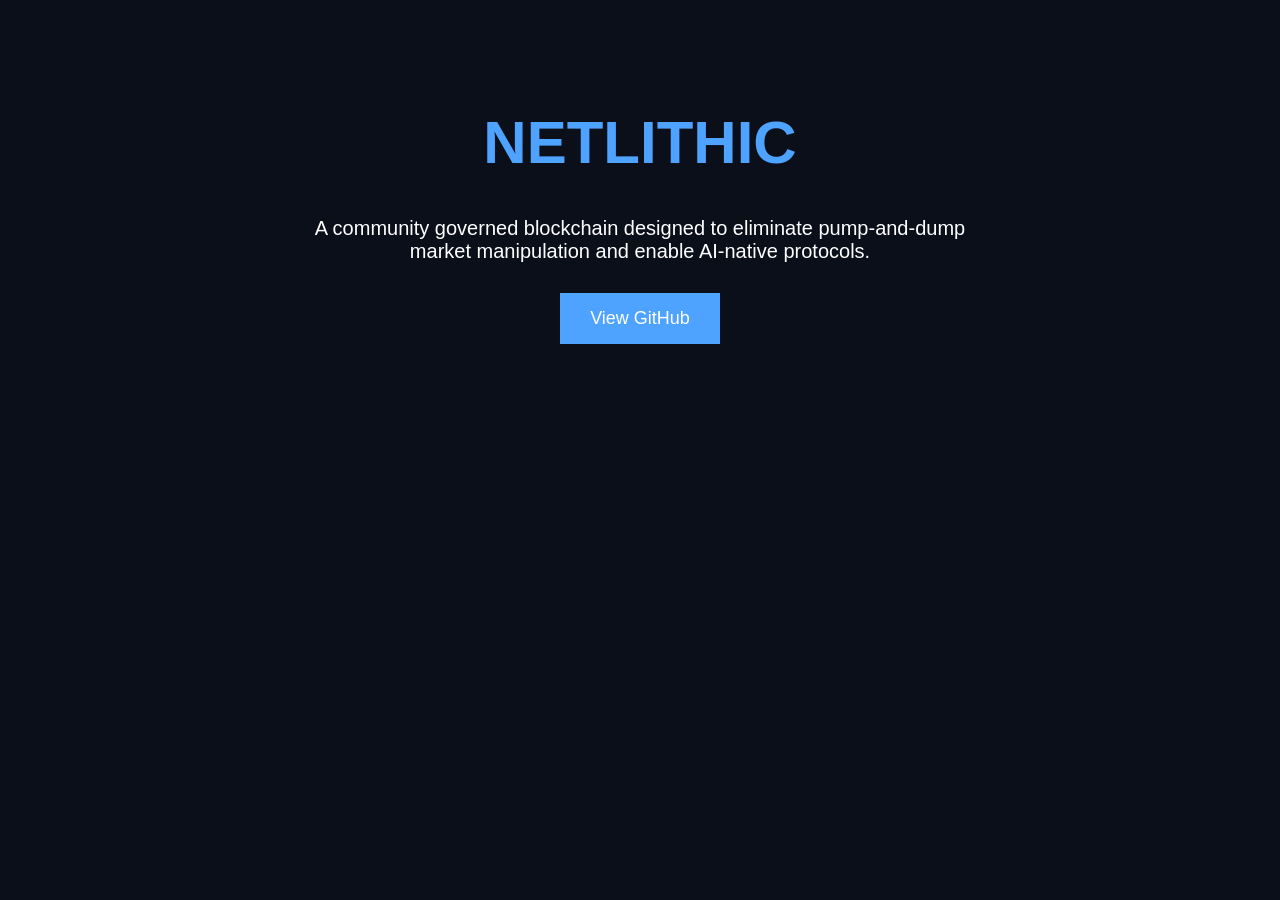
<file: Index.html>
<!DOCTYPE html>
<html>
<head>
<title>Netlithic Protocol</title>
<meta name="viewport" content="width=device-width, initial-scale=1.0">

<style>
body{
font-family:Arial;
background:#0b0f1a;
color:white;
text-align:center;
padding:60px;
}

h1{
font-size:60px;
color:#4da3ff;
}

p{
font-size:20px;
max-width:700px;
margin:auto;
}

button{
margin-top:30px;
padding:15px 30px;
font-size:18px;
border:none;
background:#4da3ff;
color:white;
cursor:pointer;
}
</style>
</head>

<body>

<h1>NETLITHIC</h1>

<p>
A community governed blockchain designed to eliminate
pump-and-dump market manipulation and enable AI-native protocols.
</p>

<button onclick="window.location.href='https://github.com/ironnode951/netlithic'">
View GitHub
</button>

</body>
</html>
</file>
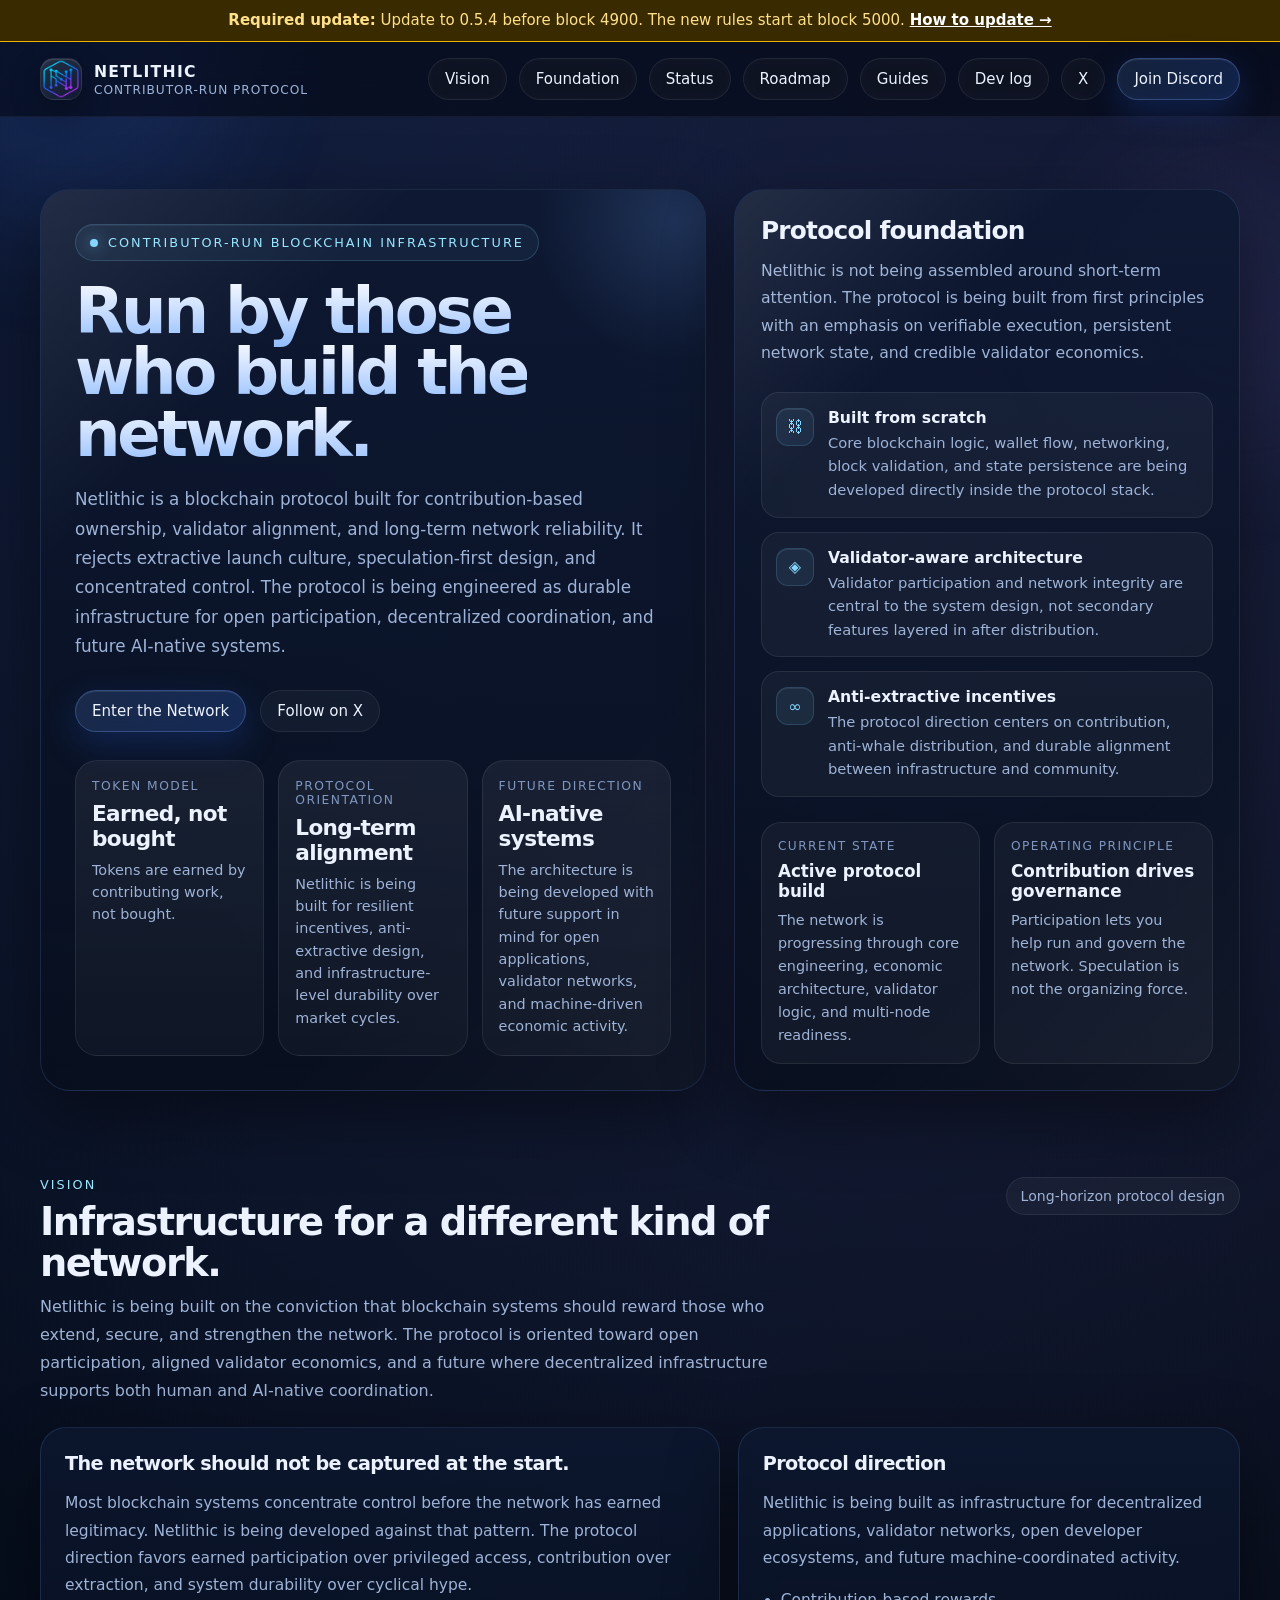
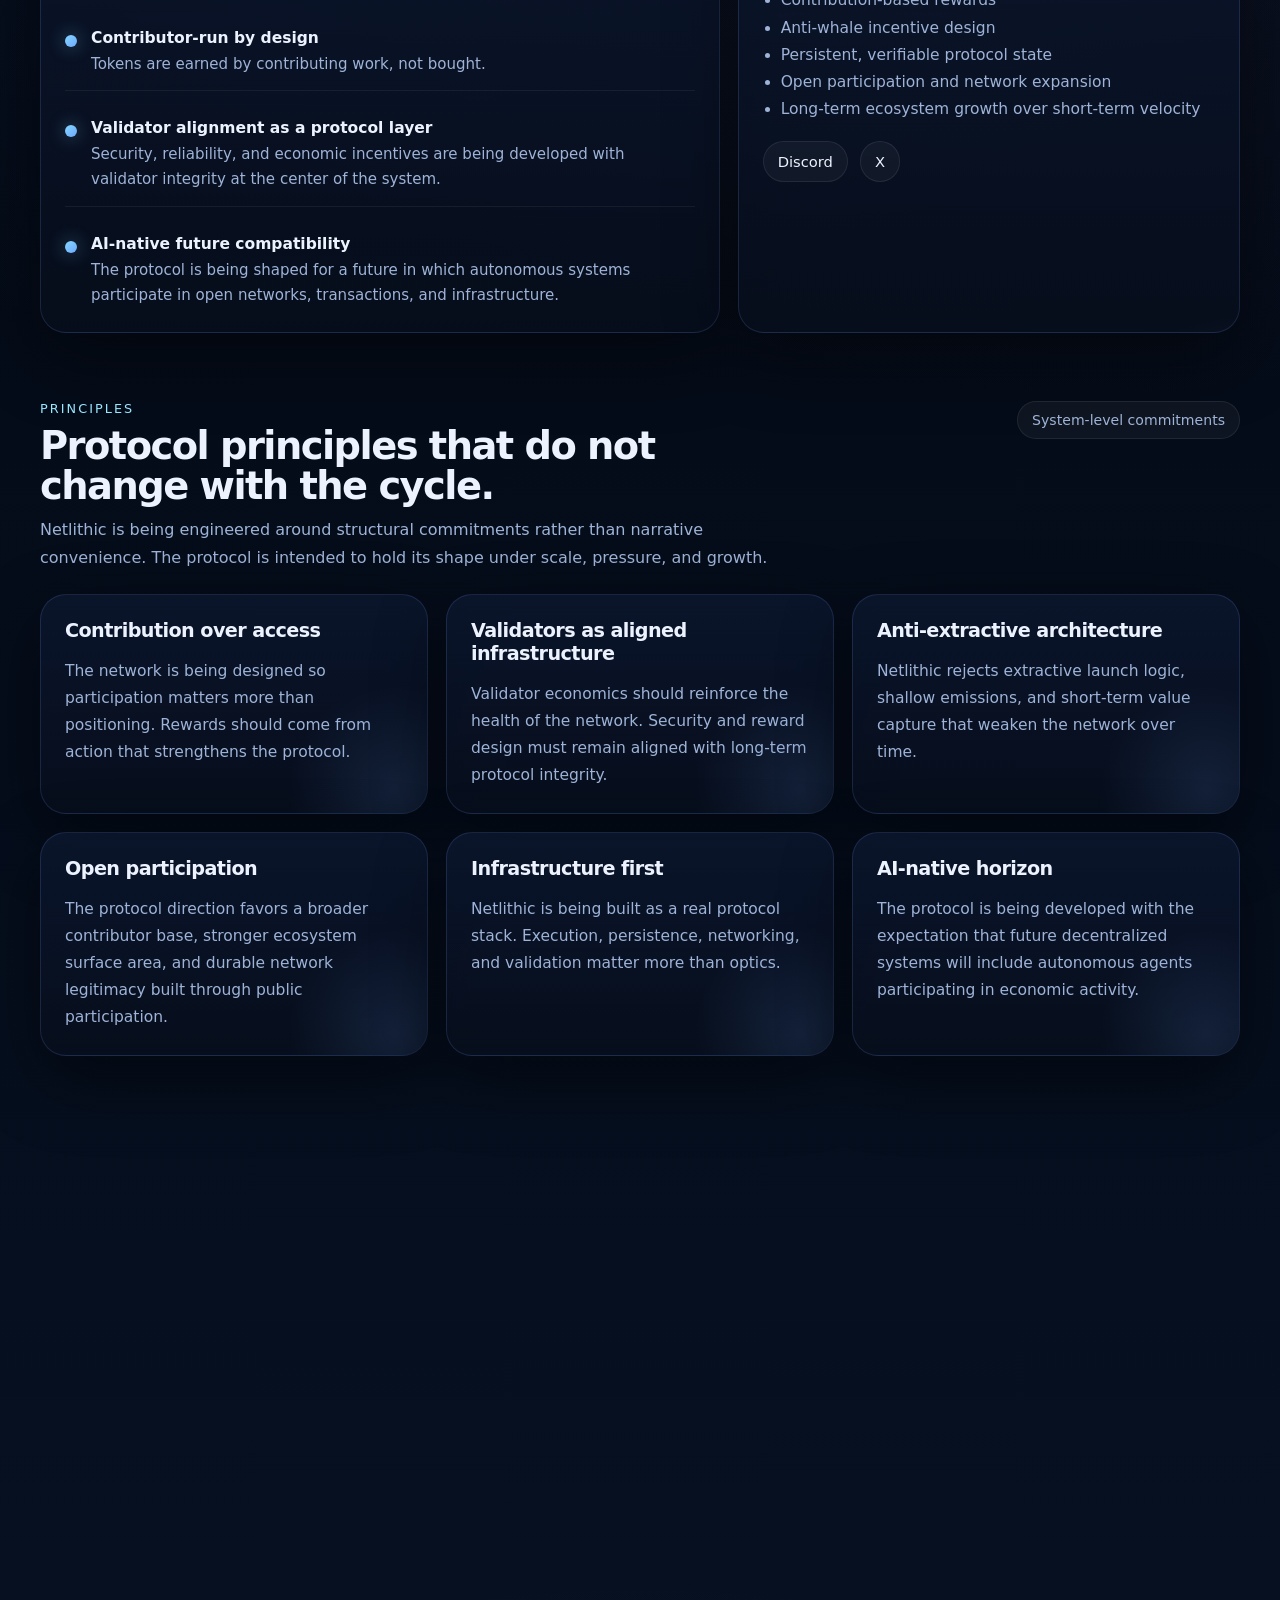
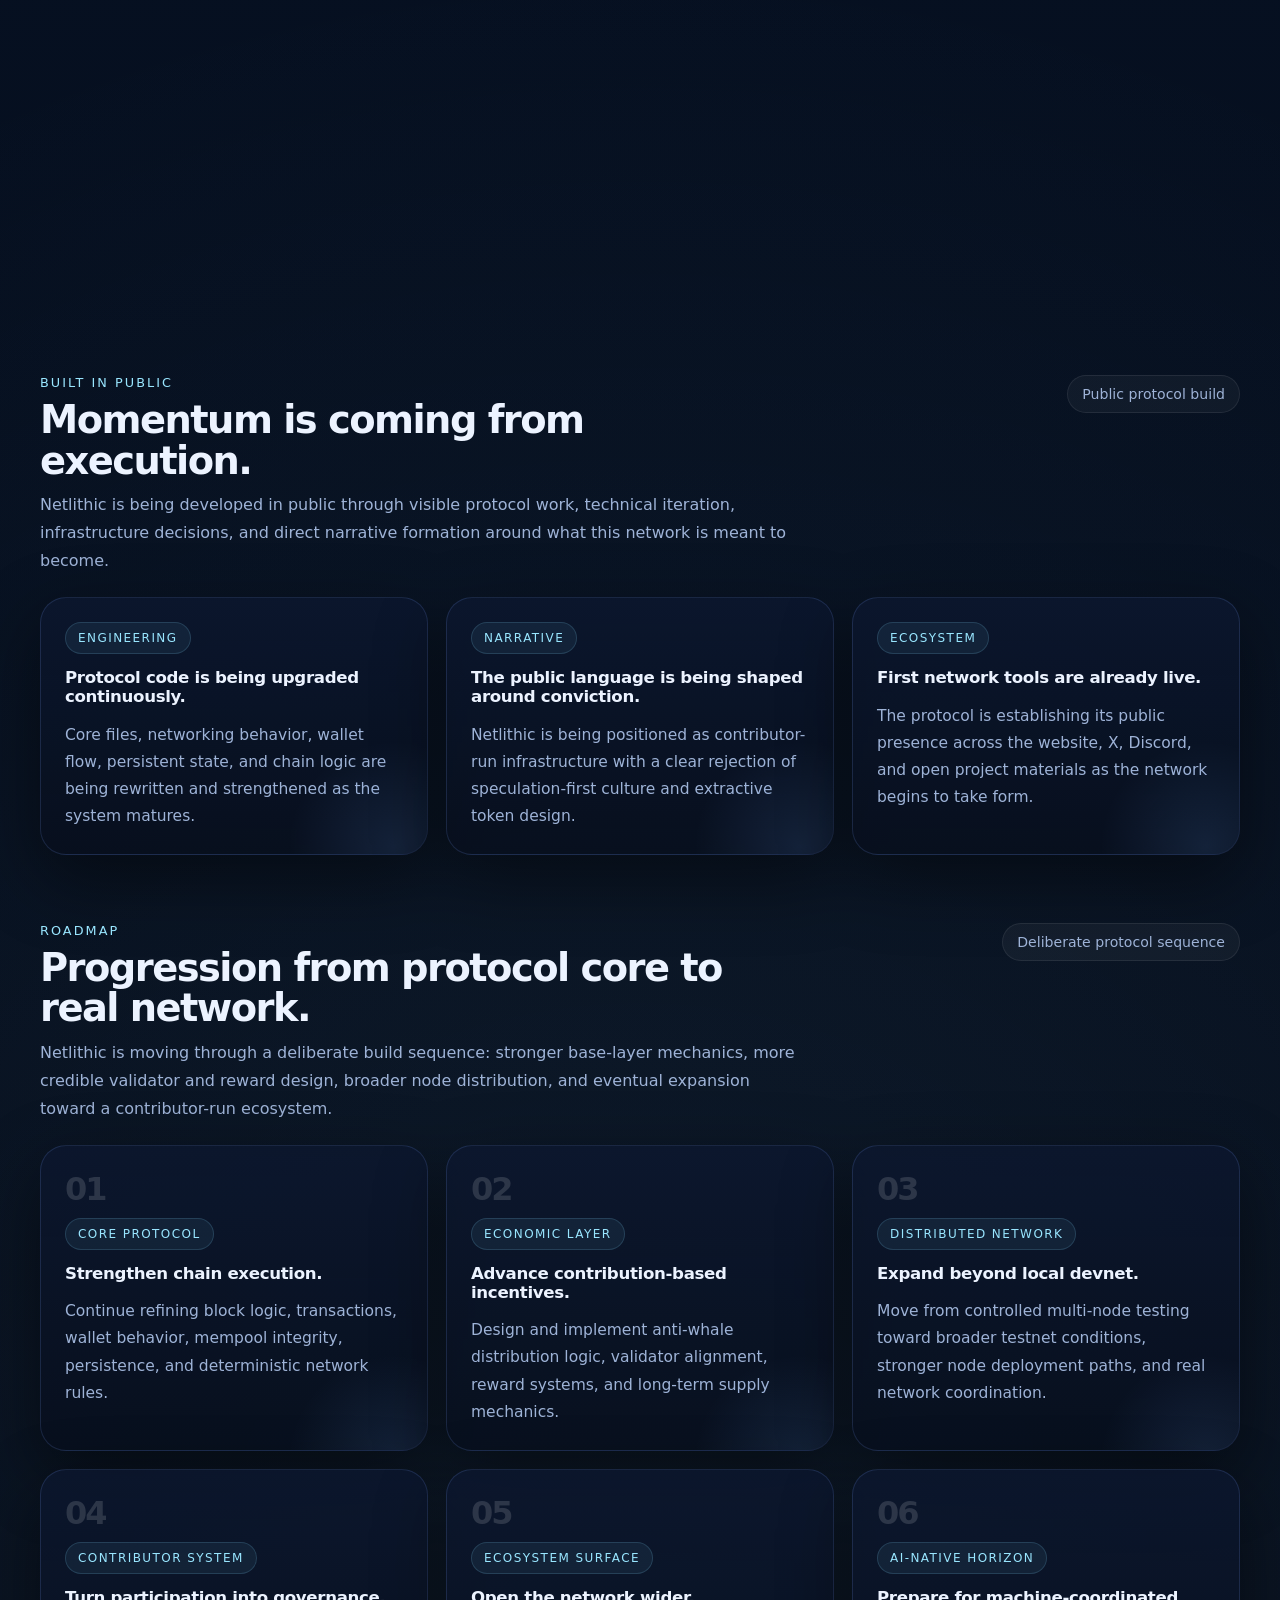
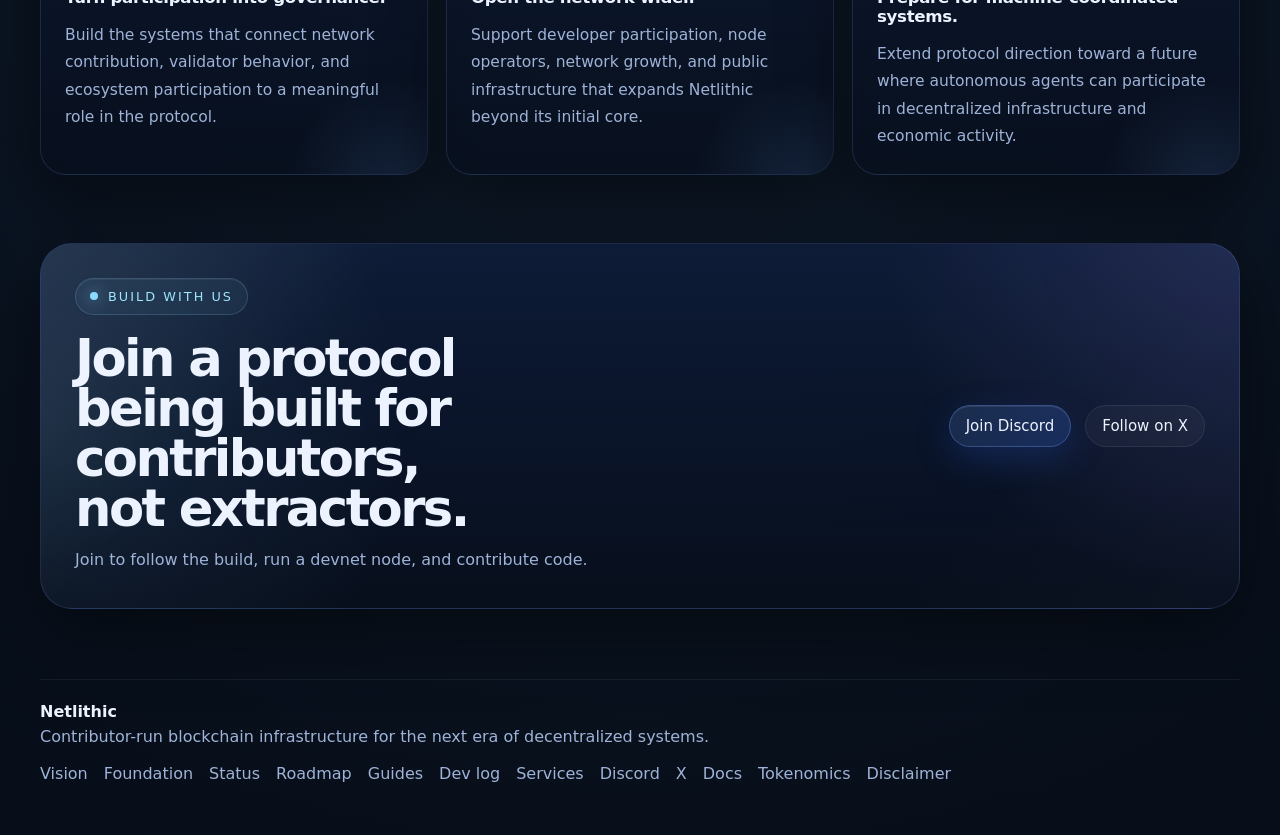
<file: index.html>
<!DOCTYPE html>
<html lang="en">
<head>
  <meta charset="UTF-8" />
  <meta name="viewport" content="width=device-width, initial-scale=1.0" />
  <title>Netlithic | Contributor-Run Blockchain Infrastructure</title>
  <meta
    name="description"
    content="Netlithic is a contributor-run blockchain protocol where NLT is earned through contribution, validator alignment, and long-term participation—not speculation."
  />
  <meta name="author" content="Netlithic" />
  <link rel="canonical" href="https://netlithicchain.com/" />
  <meta property="og:title" content="Netlithic | Contributor-Run Blockchain Infrastructure" />
  <meta
    property="og:description"
    content="A contributor-run blockchain protocol built for long-term alignment, open participation, validator integrity, and future AI-native systems."
  />
  <meta property="og:type" content="website" />
  <meta property="og:url" content="https://netlithicchain.com/" />
  <meta property="og:image" content="https://netlithicchain.com/og-image.png" />
  <meta property="og:image:width" content="1200" />
  <meta property="og:image:height" content="630" />
  <meta property="og:image:alt" content="Netlithic: run by its contributors" />
  <meta property="og:site_name" content="Netlithic" />
  <meta name="twitter:card" content="summary_large_image" />
  <meta name="twitter:title" content="Netlithic | Contributor-Run Blockchain Infrastructure" />
  <meta
    name="twitter:description"
    content="NLT should be earned through contribution. Netlithic is building contributor-run blockchain infrastructure for the next era of decentralized systems."
  />
  <meta name="twitter:image" content="https://netlithicchain.com/og-image.png" />
  <meta name="twitter:image:alt" content="Netlithic: run by its contributors" />
  <meta name="twitter:site" content="@netlithicchain" />
  <link rel="icon" href="/favicon.ico" sizes="any" />
  <link rel="icon" type="image/png" sizes="32x32" href="/favicon-32.png" />
  <link rel="apple-touch-icon" href="/apple-touch-icon.png" />

  <style>
    :root {
      --bg: #030712;
      --bg-2: #071120;
      --bg-3: #0b1730;
      --panel: rgba(12, 23, 47, 0.7);
      --panel-strong: rgba(14, 27, 56, 0.9);
      --panel-soft: rgba(255, 255, 255, 0.04);
      --line: rgba(122, 162, 255, 0.16);
      --line-strong: rgba(122, 162, 255, 0.3);
      --text: #ecf3ff;
      --muted: #9eb3d7;
      --muted-2: #7f96bf;
      --blue: #6da7ff;
      --blue-2: #3d7bff;
      --cyan: #84d8ff;
      --violet: #9d8cff;
      --success: #99e6ff;
      --glow: rgba(82, 141, 255, 0.34);
      --glow-2: rgba(133, 197, 255, 0.16);
      --shadow: 0 24px 70px rgba(0, 0, 0, 0.45);
      --radius: 24px;
      --radius-sm: 18px;
      --max: 1200px;
    }

    * {
      box-sizing: border-box;
    }

    html {
      scroll-behavior: smooth;
    }

    body {
      margin: 0;
      font-family: Inter, ui-sans-serif, system-ui, -apple-system, BlinkMacSystemFont, "Segoe UI", sans-serif;
      color: var(--text);
      background:
        radial-gradient(circle at 20% 0%, rgba(61, 123, 255, 0.16), transparent 34%),
        radial-gradient(circle at 85% 10%, rgba(157, 140, 255, 0.12), transparent 28%),
        radial-gradient(circle at 50% 85%, rgba(132, 216, 255, 0.08), transparent 34%),
        linear-gradient(180deg, #02050c 0%, #040a15 26%, #061021 56%, #030712 100%);
      min-height: 100vh;
      overflow-x: hidden;
    }

    body::before,
    body::after {
      content: "";
      position: fixed;
      inset: auto;
      pointer-events: none;
      z-index: -2;
      filter: blur(60px);
      opacity: 0.7;
    }

    body::before {
      top: -120px;
      left: -120px;
      width: 360px;
      height: 360px;
      background: rgba(61, 123, 255, 0.18);
      border-radius: 50%;
      animation: driftOne 18s ease-in-out infinite;
    }

    body::after {
      right: -120px;
      top: 140px;
      width: 320px;
      height: 320px;
      background: rgba(157, 140, 255, 0.12);
      border-radius: 50%;
      animation: driftTwo 22s ease-in-out infinite;
    }

    @keyframes driftOne {
      0%, 100% { transform: translate(0, 0) scale(1); }
      50% { transform: translate(40px, 30px) scale(1.08); }
    }

    @keyframes driftTwo {
      0%, 100% { transform: translate(0, 0) scale(1); }
      50% { transform: translate(-30px, 35px) scale(1.1); }
    }

    a {
      color: inherit;
      text-decoration: none;
    }

    img {
      max-width: 100%;
      display: block;
    }

    .container {
      width: min(var(--max), calc(100% - 40px));
      margin: 0 auto;
    }

    .grid-overlay {
      position: fixed;
      inset: 0;
      pointer-events: none;
      background-image:
        linear-gradient(rgba(255,255,255,0.03) 1px, transparent 1px),
        linear-gradient(90deg, rgba(255,255,255,0.03) 1px, transparent 1px);
      background-size: 44px 44px;
      mask-image: radial-gradient(circle at center, black 35%, transparent 85%);
      opacity: 0.18;
      z-index: -3;
    }

    .noise {
      position: fixed;
      inset: 0;
      pointer-events: none;
      opacity: 0.06;
      z-index: -1;
      background-image:
        radial-gradient(circle at 25% 25%, rgba(255,255,255,0.7) 0.5px, transparent 0.6px),
        radial-gradient(circle at 75% 75%, rgba(255,255,255,0.55) 0.5px, transparent 0.6px);
      background-size: 24px 24px, 28px 28px;
      mix-blend-mode: screen;
    }

    .topbar {
      position: sticky;
      top: 0;
      z-index: 50;
      backdrop-filter: blur(18px);
      background: rgba(3, 7, 18, 0.55);
      border-bottom: 1px solid rgba(255,255,255,0.05);
    }

    .nav {
      display: flex;
      align-items: center;
      justify-content: space-between;
      gap: 18px;
      padding: 16px 0;
    }

    .brand {
      display: flex;
      align-items: center;
      gap: 12px;
      min-width: 0;
    }

    .brand-badge {
      width: 42px;
      height: 42px;
      border-radius: 14px;
      overflow: hidden;
      background:
        linear-gradient(145deg, rgba(255,255,255,0.12), rgba(255,255,255,0.03));
      border: 1px solid rgba(255,255,255,0.08);
      box-shadow:
        inset 0 1px 0 rgba(255,255,255,0.12),
        0 10px 30px rgba(0,0,0,0.3);
      display: grid;
      place-items: center;
      flex-shrink: 0;
    }

    .brand-badge img {
      width: 100%;
      height: 100%;
      object-fit: cover;
    }

    .brand-text {
      display: flex;
      flex-direction: column;
      gap: 2px;
      min-width: 0;
    }

    .brand-text strong {
      font-size: 0.98rem;
      letter-spacing: 0.08em;
      text-transform: uppercase;
    }

    .brand-text span {
      font-size: 0.76rem;
      color: var(--muted);
      letter-spacing: 0.08em;
      text-transform: uppercase;
      white-space: nowrap;
    }

    .nav-links {
      display: flex;
      align-items: center;
      gap: 12px;
      flex-wrap: wrap;
      justify-content: flex-end;
    }

    .pill-link,
    .button {
      border: 1px solid rgba(255,255,255,0.08);
      background: rgba(255,255,255,0.04);
      color: var(--text);
      padding: 11px 16px;
      border-radius: 999px;
      transition: transform 0.25s ease, border-color 0.25s ease, background 0.25s ease, box-shadow 0.25s ease;
      font-size: 0.94rem;
      display: inline-flex;
      align-items: center;
      gap: 9px;
      backdrop-filter: blur(10px);
    }

    .pill-link:hover,
    .button:hover {
      transform: translateY(-1px);
      border-color: rgba(122, 162, 255, 0.38);
      background: rgba(255,255,255,0.06);
      box-shadow: 0 10px 28px rgba(7, 17, 32, 0.42);
    }

    .button.primary {
      background: linear-gradient(135deg, rgba(109, 167, 255, 0.16), rgba(61, 123, 255, 0.22));
      border-color: rgba(122, 162, 255, 0.3);
      box-shadow:
        inset 0 1px 0 rgba(255,255,255,0.08),
        0 12px 32px rgba(28, 69, 159, 0.35);
    }

    .button.primary:hover {
      box-shadow:
        inset 0 1px 0 rgba(255,255,255,0.1),
        0 16px 42px rgba(28, 69, 159, 0.45);
    }

    .hero {
      position: relative;
      padding: 72px 0 52px;
    }

    .hero-wrap {
      display: grid;
      grid-template-columns: 1.25fr 0.95fr;
      gap: 28px;
      align-items: stretch;
    }

    .hero-card,
    .panel {
      position: relative;
      border: 1px solid var(--line);
      background:
        linear-gradient(180deg, rgba(13, 24, 49, 0.88), rgba(7, 14, 28, 0.8));
      border-radius: 30px;
      box-shadow: var(--shadow);
      overflow: hidden;
    }

    .hero-card::before,
    .panel::before {
      content: "";
      position: absolute;
      inset: 0;
      background:
        linear-gradient(135deg, rgba(255,255,255,0.09), transparent 24%, transparent 72%, rgba(255,255,255,0.03));
      pointer-events: none;
    }

    .hero-card::after {
      content: "";
      position: absolute;
      top: -120px;
      right: -120px;
      width: 300px;
      height: 300px;
      border-radius: 50%;
      background: radial-gradient(circle, rgba(109, 167, 255, 0.18), transparent 66%);
      pointer-events: none;
    }

    .hero-inner {
      padding: 34px;
      position: relative;
      z-index: 1;
    }

    .eyebrow {
      display: inline-flex;
      align-items: center;
      gap: 10px;
      color: var(--success);
      font-size: 0.8rem;
      letter-spacing: 0.16em;
      text-transform: uppercase;
      padding: 10px 14px;
      border-radius: 999px;
      border: 1px solid rgba(132, 216, 255, 0.18);
      background: rgba(132, 216, 255, 0.06);
      margin-bottom: 20px;
      box-shadow: inset 0 1px 0 rgba(255,255,255,0.06);
    }

    .eyebrow-dot {
      width: 8px;
      height: 8px;
      border-radius: 50%;
      background: var(--cyan);
      box-shadow: 0 0 16px rgba(132, 216, 255, 0.75);
      animation: pulse 2s infinite ease-in-out;
    }

    @keyframes pulse {
      0%, 100% { transform: scale(1); opacity: 0.9; }
      50% { transform: scale(1.2); opacity: 1; }
    }

    h1 {
      margin: 0;
      font-size: clamp(2.9rem, 5vw, 5.25rem);
      line-height: 0.96;
      letter-spacing: -0.05em;
      max-width: 12ch;
    }

    .gradient-text {
      background: linear-gradient(180deg, #ffffff 0%, #cfe1ff 45%, #8fbcff 100%);
      -webkit-background-clip: text;
      background-clip: text;
      color: transparent;
    }

    .hero-copy {
      margin-top: 20px;
      max-width: 62ch;
      font-size: 1.05rem;
      line-height: 1.75;
      color: var(--muted);
    }

    .hero-actions {
      display: flex;
      gap: 14px;
      flex-wrap: wrap;
      margin-top: 28px;
    }

    .hero-stats {
      display: grid;
      grid-template-columns: repeat(3, 1fr);
      gap: 14px;
      margin-top: 28px;
    }

    .stat-card {
      position: relative;
      padding: 18px 16px;
      border-radius: 22px;
      border: 1px solid rgba(255,255,255,0.08);
      background: linear-gradient(180deg, rgba(255,255,255,0.06), rgba(255,255,255,0.03));
      overflow: hidden;
    }

    .stat-card::after {
      content: "";
      position: absolute;
      inset: auto -20% -60% auto;
      width: 160px;
      height: 160px;
      background: radial-gradient(circle, rgba(122, 162, 255, 0.14), transparent 70%);
      pointer-events: none;
    }

    .stat-label {
      color: var(--muted-2);
      font-size: 0.77rem;
      text-transform: uppercase;
      letter-spacing: 0.12em;
      margin-bottom: 8px;
    }

    .stat-value {
      font-size: 1.35rem;
      font-weight: 700;
      letter-spacing: -0.03em;
      margin-bottom: 8px;
    }

    .stat-text {
      color: var(--muted);
      font-size: 0.9rem;
      line-height: 1.55;
    }

    .hero-side {
      display: grid;
      gap: 18px;
    }

    .signal-stack {
      padding: 26px;
      min-height: 100%;
      display: flex;
      flex-direction: column;
      justify-content: space-between;
      gap: 22px;
    }

    .signal-header h2 {
      margin: 0 0 12px;
      font-size: 1.55rem;
      letter-spacing: -0.03em;
    }

    .signal-header p {
      margin: 0;
      color: var(--muted);
      line-height: 1.75;
      font-size: 0.98rem;
    }

    .signal-list {
      display: grid;
      gap: 14px;
    }

    .signal-item {
      display: grid;
      grid-template-columns: auto 1fr;
      gap: 14px;
      align-items: start;
      padding: 15px 14px;
      border-radius: 18px;
      border: 1px solid rgba(255,255,255,0.08);
      background: rgba(255,255,255,0.04);
    }

    .signal-icon {
      width: 38px;
      height: 38px;
      border-radius: 12px;
      display: grid;
      place-items: center;
      font-size: 1rem;
      color: var(--cyan);
      background: rgba(132, 216, 255, 0.08);
      border: 1px solid rgba(132, 216, 255, 0.16);
      box-shadow: inset 0 1px 0 rgba(255,255,255,0.08);
    }

    .signal-item strong {
      display: block;
      margin-bottom: 4px;
      font-size: 0.98rem;
    }

    .signal-item span {
      color: var(--muted);
      line-height: 1.6;
      font-size: 0.92rem;
    }

    .mini-status {
      display: grid;
      grid-template-columns: repeat(2, 1fr);
      gap: 14px;
    }

    .mini-panel {
      padding: 16px;
      border-radius: 20px;
      background: rgba(255,255,255,0.04);
      border: 1px solid rgba(255,255,255,0.08);
    }

    .mini-panel .kicker {
      font-size: 0.76rem;
      color: var(--muted-2);
      text-transform: uppercase;
      letter-spacing: 0.12em;
      margin-bottom: 8px;
    }

    .mini-panel .value {
      font-size: 1.05rem;
      font-weight: 700;
      margin-bottom: 8px;
    }

    .mini-panel p {
      margin: 0;
      color: var(--muted);
      font-size: 0.9rem;
      line-height: 1.6;
    }

    section {
      padding: 34px 0;
    }

    .section-head {
      display: grid;
      grid-template-columns: 1fr auto;
      gap: 20px;
      align-items: end;
      margin-bottom: 22px;
    }

    .section-head .title-wrap {
      max-width: 760px;
    }

    .section-kicker {
      font-size: 0.8rem;
      text-transform: uppercase;
      letter-spacing: 0.16em;
      color: var(--success);
      margin-bottom: 10px;
    }

    .section-head h2 {
      margin: 0 0 10px;
      font-size: clamp(2rem, 3vw, 3rem);
      letter-spacing: -0.04em;
      line-height: 1.05;
    }

    .section-head p {
      margin: 0;
      color: var(--muted);
      line-height: 1.75;
      font-size: 1rem;
    }

    .tag {
      border: 1px solid rgba(255,255,255,0.08);
      background: rgba(255,255,255,0.04);
      color: var(--muted);
      border-radius: 999px;
      padding: 10px 14px;
      font-size: 0.88rem;
      white-space: nowrap;
      align-self: start;
    }

    .vision-grid,
    .principles-grid,
    .status-grid,
    .activity-grid,
    .roadmap-grid,
    .cta-grid {
      display: grid;
      gap: 18px;
    }

    .vision-grid {
      grid-template-columns: 1.15fr 0.85fr;
    }

    .principles-grid,
    .status-grid,
    .activity-grid,
    .roadmap-grid {
      grid-template-columns: repeat(3, 1fr);
    }

    .card {
      position: relative;
      border: 1px solid var(--line);
      border-radius: 26px;
      padding: 24px;
      background:
        linear-gradient(180deg, rgba(12, 23, 47, 0.82), rgba(7, 14, 28, 0.76));
      box-shadow: var(--shadow);
      overflow: hidden;
    }

    .card::after {
      content: "";
      position: absolute;
      inset: auto -20% -40% auto;
      width: 220px;
      height: 220px;
      background: radial-gradient(circle, rgba(109, 167, 255, 0.12), transparent 68%);
      pointer-events: none;
    }

    .card h3 {
      margin: 0 0 12px;
      font-size: 1.2rem;
      letter-spacing: -0.03em;
    }

    .card p,
    .card li {
      color: var(--muted);
      line-height: 1.75;
      font-size: 0.97rem;
    }

    .card p:last-child {
      margin-bottom: 0;
    }

    .card ul {
      margin: 14px 0 0;
      padding-left: 18px;
    }

    .feature-list {
      display: grid;
      gap: 14px;
    }

    .feature-row {
      display: grid;
      grid-template-columns: auto 1fr;
      gap: 14px;
      align-items: start;
      padding: 14px 0;
      border-bottom: 1px solid rgba(255,255,255,0.06);
    }

    .feature-row:last-child {
      border-bottom: none;
      padding-bottom: 0;
    }

    .feature-bullet {
      width: 12px;
      height: 12px;
      border-radius: 50%;
      margin-top: 6px;
      background: linear-gradient(135deg, var(--cyan), var(--blue));
      box-shadow: 0 0 18px rgba(132, 216, 255, 0.45);
    }

    .feature-row strong {
      display: block;
      margin-bottom: 5px;
      font-size: 0.97rem;
    }

    .feature-row span {
      color: var(--muted);
      line-height: 1.65;
      font-size: 0.94rem;
    }

    .status-card .badge,
    .activity-card .badge,
    .roadmap-card .badge {
      display: inline-flex;
      align-items: center;
      gap: 8px;
      margin-bottom: 14px;
      padding: 8px 12px;
      border-radius: 999px;
      font-size: 0.75rem;
      text-transform: uppercase;
      letter-spacing: 0.12em;
      background: rgba(132, 216, 255, 0.07);
      color: var(--success);
      border: 1px solid rgba(132, 216, 255, 0.16);
    }

    .roadmap-card .step {
      font-size: 2rem;
      font-weight: 800;
      letter-spacing: -0.06em;
      color: rgba(255,255,255,0.14);
      margin-bottom: 10px;
    }

    .activity-card strong,
    .status-card strong,
    .roadmap-card strong {
      display: block;
      font-size: 1.04rem;
      margin-bottom: 8px;
      letter-spacing: -0.02em;
    }

    .split-panel {
      display: grid;
      grid-template-columns: 1fr 1fr;
      gap: 18px;
    }

    .inline-links {
      display: flex;
      gap: 12px;
      flex-wrap: wrap;
      margin-top: 18px;
    }

    .link-chip {
      display: inline-flex;
      align-items: center;
      gap: 9px;
      padding: 11px 14px;
      border-radius: 999px;
      border: 1px solid rgba(255,255,255,0.08);
      background: rgba(255,255,255,0.04);
      color: var(--text);
      font-size: 0.92rem;
      transition: transform 0.25s ease, border-color 0.25s ease, background 0.25s ease;
    }

    .link-chip:hover {
      transform: translateY(-1px);
      border-color: rgba(122, 162, 255, 0.34);
      background: rgba(255,255,255,0.06);
    }

    .cta-shell {
      position: relative;
      overflow: hidden;
      border-radius: 32px;
      border: 1px solid rgba(122, 162, 255, 0.18);
      background:
        radial-gradient(circle at top right, rgba(157, 140, 255, 0.14), transparent 28%),
        radial-gradient(circle at left center, rgba(132, 216, 255, 0.1), transparent 30%),
        linear-gradient(180deg, rgba(14, 28, 56, 0.94), rgba(7, 14, 28, 0.88));
      box-shadow: var(--shadow);
    }

    .cta-shell::before {
      content: "";
      position: absolute;
      inset: 0;
      background:
        linear-gradient(135deg, rgba(255,255,255,0.08), transparent 24%, transparent 76%, rgba(255,255,255,0.02));
      pointer-events: none;
    }

    .cta-grid {
      grid-template-columns: 1.1fr 0.9fr;
      align-items: center;
      padding: 34px;
    }

    .cta-grid h2 {
      margin: 0 0 12px;
      font-size: clamp(2.2rem, 4vw, 3.5rem);
      letter-spacing: -0.05em;
      line-height: 0.98;
      max-width: 12ch;
    }

    .cta-grid p {
      margin: 0;
      color: var(--muted);
      line-height: 1.8;
      max-width: 60ch;
      font-size: 1rem;
    }

    .cta-actions {
      display: flex;
      flex-wrap: wrap;
      gap: 14px;
      justify-content: flex-end;
      align-items: center;
    }

    footer {
      padding: 36px 0 52px;
      color: var(--muted);
    }

    .footer-inner {
      display: flex;
      justify-content: space-between;
      gap: 18px;
      align-items: center;
      flex-wrap: wrap;
      border-top: 1px solid rgba(255,255,255,0.06);
      padding-top: 22px;
    }

    .footer-links {
      display: flex;
      gap: 16px;
      flex-wrap: wrap;
    }

    .footer-links a:hover {
      color: var(--text);
    }

    .reveal {
      opacity: 0;
      transform: translateY(18px);
      transition: opacity 0.8s ease, transform 0.8s ease;
    }

    .reveal.visible {
      opacity: 1;
      transform: translateY(0);
    }

    @media (max-width: 1120px) {
      .hero-wrap,
      .vision-grid,
      .cta-grid,
      .split-panel {
        grid-template-columns: 1fr;
      }

      .principles-grid,
      .status-grid,
      .activity-grid,
      .roadmap-grid {
        grid-template-columns: repeat(2, 1fr);
      }

      .cta-actions {
        justify-content: flex-start;
      }

      .section-head {
        grid-template-columns: 1fr;
        align-items: start;
      }
    }

    @media (max-width: 760px) {
      .container {
        width: min(var(--max), calc(100% - 24px));
      }

      .nav {
        padding: 14px 0;
      }

      .nav-links {
        gap: 10px;
      }

      .pill-link,
      .button {
        padding: 10px 14px;
        font-size: 0.9rem;
      }

      .hero {
        padding-top: 48px;
      }

      .hero-inner,
      .signal-stack,
      .card,
      .cta-grid {
        padding: 22px;
      }

      .hero-stats,
      .mini-status,
      .principles-grid,
      .status-grid,
      .activity-grid,
      .roadmap-grid {
        grid-template-columns: 1fr;
      }

      h1 {
        max-width: none;
      }

      .cta-grid h2 {
        max-width: none;
      }

      .footer-inner {
        align-items: flex-start;
        flex-direction: column;
      }
    }
  </style>
</head>
<body>
<div class="update-banner" style="background:#3a2a00;border-bottom:1px solid #f5b301;color:#ffe08a;text-align:center;padding:10px 16px;font-size:15px;line-height:1.4"><strong>Required update:</strong> Update to 0.5.4 before block 4900. The new rules start at block 5000. <a href="/update/" style="color:#fff;font-weight:700;text-decoration:underline">How to update &rarr;</a></div>
  <div class="grid-overlay"></div>
  <div class="noise"></div>

  <header class="topbar">
    <div class="container">
      <nav class="nav">
        <a href="#" class="brand" aria-label="Netlithic home">
          <div class="brand-badge">
            <img src="brand-badge.png" alt="Netlithic logo" width="42" height="42" />
          </div>
          <div class="brand-text">
            <strong>Netlithic</strong>
            <span>Contributor-Run Protocol</span>
          </div>
        </a>

        <div class="nav-links">
          <a class="pill-link" href="#vision">Vision</a>
          <a class="pill-link" href="#foundation">Foundation</a>
          <a class="pill-link" href="#status">Status</a>
          <a class="pill-link" href="#roadmap">Roadmap</a>
          <a class="pill-link" href="/guides/">Guides</a>
          <a class="pill-link" href="/devlog/">Dev log</a>
          <a class="button" href="https://x.com/netlithicchain" target="_blank" rel="noopener noreferrer">X</a>
          <a class="button primary" href="https://discord.gg/Mu5r62GExn" target="_blank" rel="noopener noreferrer">Join Discord</a>
        </div>
      </nav>
    </div>
  </header>

  <main>
    <section class="hero">
      <div class="container">
        <div class="hero-wrap">
          <div class="hero-card reveal">
            <div class="hero-inner">
              <div class="eyebrow">
                <span class="eyebrow-dot"></span>
                Contributor-run blockchain infrastructure
              </div>

              <h1>
                <span class="gradient-text">Run by those who build the network.</span>
              </h1>

              <p class="hero-copy">
                Netlithic is a blockchain protocol built for contribution-based ownership, validator alignment, and long-term network reliability. It rejects extractive launch culture, speculation-first design, and concentrated control. The protocol is being engineered as durable infrastructure for open participation, decentralized coordination, and future AI-native systems.
              </p>

              <div class="hero-actions">
                <a class="button primary" href="https://discord.gg/Mu5r62GExn" target="_blank" rel="noopener noreferrer">Enter the Network</a>
                <a class="button" href="https://x.com/netlithicchain" target="_blank" rel="noopener noreferrer">Follow on X</a>
              </div>

              <div class="hero-stats">
                <div class="stat-card">
                  <div class="stat-label">Token Model</div>
                  <div class="stat-value">Earned, not bought</div>
                  <div class="stat-text">
                    Tokens are earned by contributing work, not bought.
                  </div>
                </div>

                <div class="stat-card">
                  <div class="stat-label">Protocol Orientation</div>
                  <div class="stat-value">Long-term alignment</div>
                  <div class="stat-text">
                    Netlithic is being built for resilient incentives, anti-extractive design, and infrastructure-level durability over market cycles.
                  </div>
                </div>

                <div class="stat-card">
                  <div class="stat-label">Future Direction</div>
                  <div class="stat-value">AI-native systems</div>
                  <div class="stat-text">
                    The architecture is being developed with future support in mind for open applications, validator networks, and machine-driven economic activity.
                  </div>
                </div>
              </div>
            </div>
          </div>

          <div class="hero-side reveal">
            <div class="panel signal-stack">
              <div class="signal-header">
                <h2>Protocol foundation</h2>
                <p>
                  Netlithic is not being assembled around short-term attention. The protocol is being built from first principles with an emphasis on verifiable execution, persistent network state, and credible validator economics.
                </p>
              </div>

              <div class="signal-list">
                <div class="signal-item">
                  <div class="signal-icon">⛓</div>
                  <div>
                    <strong>Built from scratch</strong>
                    <span>
                      Core blockchain logic, wallet flow, networking, block validation, and state persistence are being developed directly inside the protocol stack.
                    </span>
                  </div>
                </div>

                <div class="signal-item">
                  <div class="signal-icon">◈</div>
                  <div>
                    <strong>Validator-aware architecture</strong>
                    <span>
                      Validator participation and network integrity are central to the system design, not secondary features layered in after distribution.
                    </span>
                  </div>
                </div>

                <div class="signal-item">
                  <div class="signal-icon">∞</div>
                  <div>
                    <strong>Anti-extractive incentives</strong>
                    <span>
                      The protocol direction centers on contribution, anti-whale distribution, and durable alignment between infrastructure and community.
                    </span>
                  </div>
                </div>
              </div>

              <div class="mini-status">
                <div class="mini-panel">
                  <div class="kicker">Current State</div>
                  <div class="value">Active protocol build</div>
                  <p>
                    The network is progressing through core engineering, economic architecture, validator logic, and multi-node readiness.
                  </p>
                </div>
                <div class="mini-panel">
                  <div class="kicker">Operating Principle</div>
                  <div class="value">Contribution drives governance</div>
                  <p>
                    Participation lets you help run and govern the network. Speculation is not the organizing force.
                  </p>
                </div>
              </div>
            </div>
          </div>
        </div>
      </div>
    </section>

    <section id="vision">
      <div class="container">
        <div class="section-head reveal">
          <div class="title-wrap">
            <div class="section-kicker">Vision</div>
            <h2>Infrastructure for a different kind of network.</h2>
            <p>
              Netlithic is being built on the conviction that blockchain systems should reward those who extend, secure, and strengthen the network. The protocol is oriented toward open participation, aligned validator economics, and a future where decentralized infrastructure supports both human and AI-native coordination.
            </p>
          </div>
          <div class="tag">Long-horizon protocol design</div>
        </div>

        <div class="vision-grid">
          <div class="card reveal">
            <h3>The network should not be captured at the start.</h3>
            <p>
              Most blockchain systems concentrate control before the network has earned legitimacy. Netlithic is being developed against that pattern. The protocol direction favors earned participation over privileged access, contribution over extraction, and system durability over cyclical hype.
            </p>

            <div class="feature-list">
              <div class="feature-row">
                <div class="feature-bullet"></div>
                <div>
                  <strong>Contributor-run by design</strong>
                  <span>Tokens are earned by contributing work, not bought.</span>
                </div>
              </div>

              <div class="feature-row">
                <div class="feature-bullet"></div>
                <div>
                  <strong>Validator alignment as a protocol layer</strong>
                  <span>Security, reliability, and economic incentives are being developed with validator integrity at the center of the system.</span>
                </div>
              </div>

              <div class="feature-row">
                <div class="feature-bullet"></div>
                <div>
                  <strong>AI-native future compatibility</strong>
                  <span>The protocol is being shaped for a future in which autonomous systems participate in open networks, transactions, and infrastructure.</span>
                </div>
              </div>
            </div>
          </div>

          <div class="card reveal">
            <h3>Protocol direction</h3>
            <p>
              Netlithic is being built as infrastructure for decentralized applications, validator networks, open developer ecosystems, and future machine-coordinated activity.
            </p>
            <ul>
              <li>Contribution-based rewards</li>
              <li>Anti-whale incentive design</li>
              <li>Persistent, verifiable protocol state</li>
              <li>Open participation and network expansion</li>
              <li>Long-term ecosystem growth over short-term velocity</li>
            </ul>

            <div class="inline-links">
              <a class="link-chip" href="https://discord.gg/Mu5r62GExn" target="_blank" rel="noopener noreferrer">Discord</a>
              <a class="link-chip" href="https://x.com/netlithicchain" target="_blank" rel="noopener noreferrer">X</a>
            </div>
          </div>
        </div>
      </div>
    </section>

    <section id="foundation">
      <div class="container">
        <div class="section-head reveal">
          <div class="title-wrap">
            <div class="section-kicker">Principles</div>
            <h2>Protocol principles that do not change with the cycle.</h2>
            <p>
              Netlithic is being engineered around structural commitments rather than narrative convenience. The protocol is intended to hold its shape under scale, pressure, and growth.
            </p>
          </div>
          <div class="tag">System-level commitments</div>
        </div>

        <div class="principles-grid">
          <div class="card reveal">
            <h3>Contribution over access</h3>
            <p>
              The network is being designed so participation matters more than positioning. Rewards should come from action that strengthens the protocol.
            </p>
          </div>

          <div class="card reveal">
            <h3>Validators as aligned infrastructure</h3>
            <p>
              Validator economics should reinforce the health of the network. Security and reward design must remain aligned with long-term protocol integrity.
            </p>
          </div>

          <div class="card reveal">
            <h3>Anti-extractive architecture</h3>
            <p>
              Netlithic rejects extractive launch logic, shallow emissions, and short-term value capture that weaken the network over time.
            </p>
          </div>

          <div class="card reveal">
            <h3>Open participation</h3>
            <p>
              The protocol direction favors a broader contributor base, stronger ecosystem surface area, and durable network legitimacy built through public participation.
            </p>
          </div>

          <div class="card reveal">
            <h3>Infrastructure first</h3>
            <p>
              Netlithic is being built as a real protocol stack. Execution, persistence, networking, and validation matter more than optics.
            </p>
          </div>

          <div class="card reveal">
            <h3>AI-native horizon</h3>
            <p>
              The protocol is being developed with the expectation that future decentralized systems will include autonomous agents participating in economic activity.
            </p>
          </div>
        </div>
      </div>
    </section>

    <section id="status">
      <div class="container">
        <div class="section-head reveal">
          <div class="title-wrap">
            <div class="section-kicker">Current Development Status</div>
            <h2>The protocol is under active construction.</h2>
            <p>
              Netlithic has moved beyond concept language and into live protocol development. Core blockchain mechanics, transaction flow, persistence, networking, and multi-node behavior are being built directly into the system.
            </p>
          </div>
          <div class="tag">Working codebase in progress</div>
        </div>

        <div class="status-grid">
          <div class="card status-card reveal">
            <div class="badge">Core chain</div>
            <strong>Blockchain logic is operational.</strong>
            <p>
              The current protocol build includes deterministic genesis behavior, proof-of-work mining, block hashing, validation rules, and persistent chain state.
            </p>
          </div>

          <div class="card status-card reveal">
            <div class="badge">Wallet + tx</div>
            <strong>Signed transaction flow is in place.</strong>
            <p>
              Wallet logic, nonce handling, signed transactions, and mempool behavior are part of the active engineering path toward stronger protocol execution.
            </p>
          </div>

          <div class="card status-card reveal">
            <div class="badge">P2P networking</div>
            <strong>Nodes are communicating across the network.</strong>
            <p>
              HTTP-based peer networking, gossip propagation, synchronization, and peer persistence are being developed to support a credible distributed environment.
            </p>
          </div>

          <div class="card status-card reveal">
            <div class="badge">Persistence</div>
            <strong>State survives restart.</strong>
            <p>
              Chain data and pending transaction state are being persisted so nodes can recover network history and continue from durable protocol state.
            </p>
          </div>

          <div class="card status-card reveal">
            <div class="badge">Multi-node devnet</div>
            <strong>Distributed behavior is already part of the build.</strong>
            <p>
              Multiple local nodes have been launched, tested, and synchronized to validate core network behavior before broader testnet progression.
            </p>
          </div>

          <div class="card status-card reveal">
            <div class="badge">Next systems</div>
            <strong>Incentive and network design are advancing in parallel.</strong>
            <p>
              Difficulty logic, contribution-based reward systems, validator alignment, and anti-whale mechanics remain central to the next protocol layers.
            </p>
          </div>
        </div>
      </div>
    </section>

    <section id="momentum">
      <div class="container">
        <div class="section-head reveal">
          <div class="title-wrap">
            <div class="section-kicker">Built in Public</div>
            <h2>Momentum is coming from execution.</h2>
            <p>
              Netlithic is being developed in public through visible protocol work, technical iteration, infrastructure decisions, and direct narrative formation around what this network is meant to become.
            </p>
          </div>
          <div class="tag">Public protocol build</div>
        </div>

        <div class="activity-grid">
          <div class="card activity-card reveal">
            <div class="badge">Engineering</div>
            <strong>Protocol code is being upgraded continuously.</strong>
            <p>
              Core files, networking behavior, wallet flow, persistent state, and chain logic are being rewritten and strengthened as the system matures.
            </p>
          </div>

          <div class="card activity-card reveal">
            <div class="badge">Narrative</div>
            <strong>The public language is being shaped around conviction.</strong>
            <p>
              Netlithic is being positioned as contributor-run infrastructure with a clear rejection of speculation-first culture and extractive token design.
            </p>
          </div>

          <div class="card activity-card reveal">
            <div class="badge">Ecosystem</div>
            <strong>First network tools are already live.</strong>
            <p>
              The protocol is establishing its public presence across the website, X, Discord, and open project materials as the network begins to take form.
            </p>
          </div>
        </div>
      </div>
    </section>

    <section id="roadmap">
      <div class="container">
        <div class="section-head reveal">
          <div class="title-wrap">
            <div class="section-kicker">Roadmap</div>
            <h2>Progression from protocol core to real network.</h2>
            <p>
              Netlithic is moving through a deliberate build sequence: stronger base-layer mechanics, more credible validator and reward design, broader node distribution, and eventual expansion toward a contributor-run ecosystem.
            </p>
          </div>
          <div class="tag">Deliberate protocol sequence</div>
        </div>

        <div class="roadmap-grid">
          <div class="card roadmap-card reveal">
            <div class="step">01</div>
            <div class="badge">Core protocol</div>
            <strong>Strengthen chain execution.</strong>
            <p>
              Continue refining block logic, transactions, wallet behavior, mempool integrity, persistence, and deterministic network rules.
            </p>
          </div>

          <div class="card roadmap-card reveal">
            <div class="step">02</div>
            <div class="badge">Economic layer</div>
            <strong>Advance contribution-based incentives.</strong>
            <p>
              Design and implement anti-whale distribution logic, validator alignment, reward systems, and long-term supply mechanics.
            </p>
          </div>

          <div class="card roadmap-card reveal">
            <div class="step">03</div>
            <div class="badge">Distributed network</div>
            <strong>Expand beyond local devnet.</strong>
            <p>
              Move from controlled multi-node testing toward broader testnet conditions, stronger node deployment paths, and real network coordination.
            </p>
          </div>

          <div class="card roadmap-card reveal">
            <div class="step">04</div>
            <div class="badge">Contributor system</div>
            <strong>Turn participation into governance.</strong>
            <p>
              Build the systems that connect network contribution, validator behavior, and ecosystem participation to a meaningful role in the protocol.
            </p>
          </div>

          <div class="card roadmap-card reveal">
            <div class="step">05</div>
            <div class="badge">Ecosystem surface</div>
            <strong>Open the network wider.</strong>
            <p>
              Support developer participation, node operators, network growth, and public infrastructure that expands Netlithic beyond its initial core.
            </p>
          </div>

          <div class="card roadmap-card reveal">
            <div class="step">06</div>
            <div class="badge">AI-native horizon</div>
            <strong>Prepare for machine-coordinated systems.</strong>
            <p>
              Extend protocol direction toward a future where autonomous agents can participate in decentralized infrastructure and economic activity.
            </p>
          </div>
        </div>
      </div>
    </section>

    <section>
      <div class="container">
        <div class="cta-shell reveal">
          <div class="cta-grid">
            <div>
              <div class="eyebrow" style="margin-bottom: 18px;">
                <span class="eyebrow-dot"></span>
                Build with us
              </div>
              <h2>Join a protocol being built for contributors, not extractors.</h2>
              <p>
                Join to follow the build, run a devnet node, and contribute code.
              </p>
            </div>

            <div class="cta-actions">
              <a class="button primary" href="https://discord.gg/Mu5r62GExn" target="_blank" rel="noopener noreferrer">Join Discord</a>
              <a class="button" href="https://x.com/netlithicchain" target="_blank" rel="noopener noreferrer">Follow on X</a>
            </div>
          </div>
        </div>
      </div>
    </section>
  </main>

  <footer>
    <div class="container">
      <div class="footer-inner">
        <div>
          <strong style="display:block; color: var(--text); margin-bottom: 6px;">Netlithic</strong>
          <span>Contributor-run blockchain infrastructure for the next era of decentralized systems.</span>
        </div>

        <div class="footer-links">
          <a href="#vision">Vision</a>
          <a href="#foundation">Foundation</a>
          <a href="#status">Status</a>
          <a href="#roadmap">Roadmap</a>
          <a href="/guides/">Guides</a>
          <a href="/devlog/">Dev log</a>
          <a href="/services/">Services</a>
          <a href="https://discord.gg/Mu5r62GExn" target="_blank" rel="noopener noreferrer">Discord</a>
          <a href="https://x.com/netlithicchain" target="_blank" rel="noopener noreferrer">X</a>
          <a href="https://github.com/Netlithicchain/Netlithic/tree/main/docs" target="_blank" rel="noopener noreferrer">Docs</a>
          <a href="https://github.com/Netlithicchain/Netlithic/blob/main/docs/Tokenomics.md" target="_blank" rel="noopener noreferrer">Tokenomics</a>
          <a href="https://github.com/Netlithicchain/Netlithic/blob/main/DISCLAIMER.md" target="_blank" rel="noopener noreferrer">Disclaimer</a>
        </div>
      </div>
    </div>
  </footer>

  <script>
    const reveals = document.querySelectorAll(".reveal");

    const observer = new IntersectionObserver((entries) => {
      entries.forEach((entry) => {
        if (entry.isIntersecting) {
          entry.target.classList.add("visible");
          observer.unobserve(entry.target);
        }
      });
    }, { threshold: 0.12 });

    reveals.forEach((item) => observer.observe(item));
  </script>
</body>
</html>
</file>
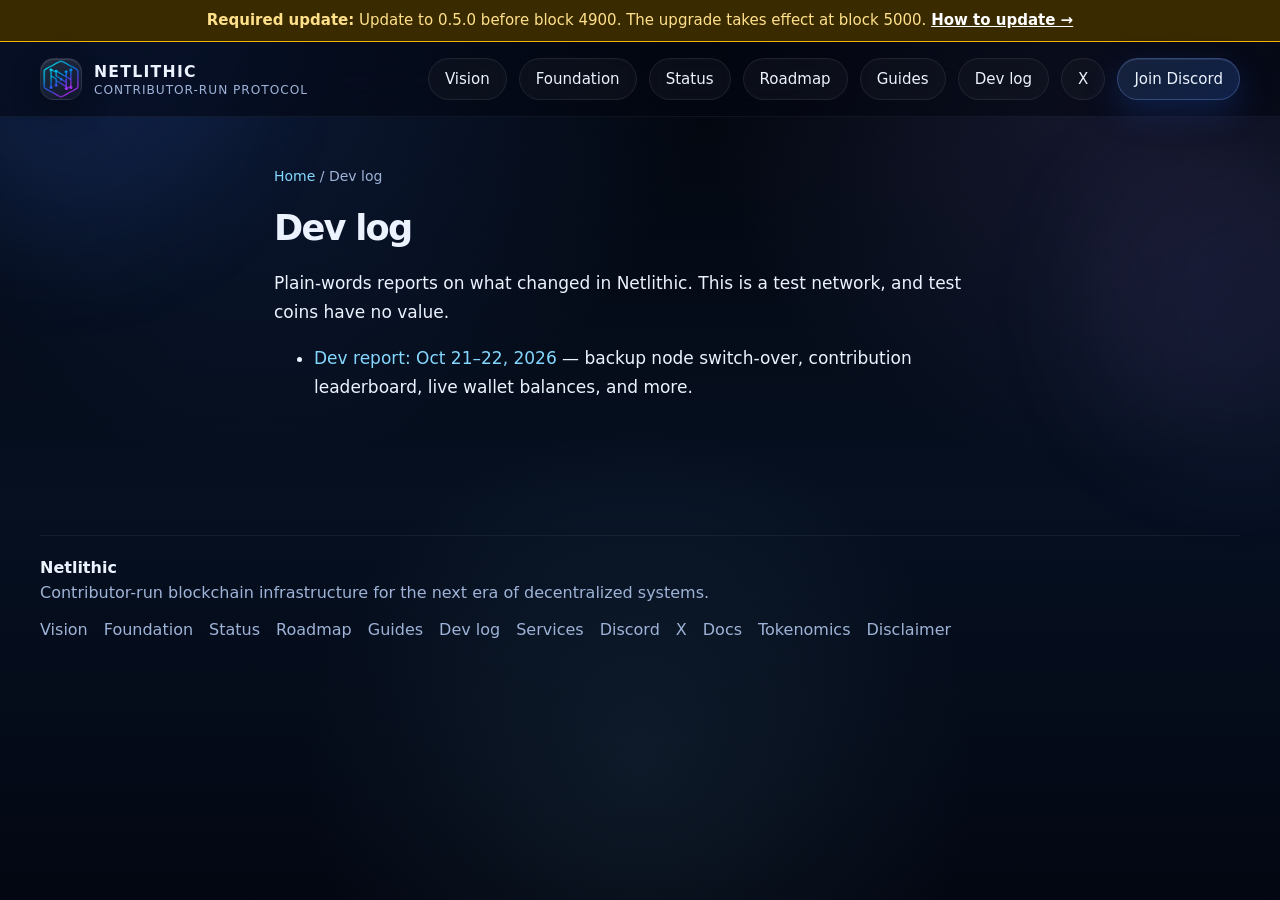
<file: devlog/index.html>
<!DOCTYPE html>
<html lang="en">
<head>
  <meta charset="UTF-8" />
  <meta name="viewport" content="width=device-width, initial-scale=1.0" />
  <title>Dev log | Netlithic</title>
  <meta name="description" content="Plain-words reports on what changed in Netlithic. Test coins have no value." />
  <link rel="canonical" href="https://netlithicchain.com/devlog/" />
  <meta property="og:title" content="Dev log | Netlithic" />
  <meta property="og:description" content="Plain-words reports on what changed in Netlithic. Test coins have no value." />
  <meta property="og:url" content="https://netlithicchain.com/devlog/" />
  <meta property="og:image" content="https://netlithicchain.com/og-image.png" />
  <meta name="twitter:card" content="summary_large_image" />
  <meta name="twitter:site" content="@netlithicchain" />
  <link rel="icon" href="/favicon.ico" sizes="any" />
  <link rel="apple-touch-icon" href="/apple-touch-icon.png" />
  <style>
    :root {
      --bg: #030712;
      --bg-2: #071120;
      --bg-3: #0b1730;
      --panel: rgba(12, 23, 47, 0.7);
      --panel-strong: rgba(14, 27, 56, 0.9);
      --panel-soft: rgba(255, 255, 255, 0.04);
      --line: rgba(122, 162, 255, 0.16);
      --line-strong: rgba(122, 162, 255, 0.3);
      --text: #ecf3ff;
      --muted: #9eb3d7;
      --muted-2: #7f96bf;
      --blue: #6da7ff;
      --blue-2: #3d7bff;
      --cyan: #84d8ff;
      --violet: #9d8cff;
      --success: #99e6ff;
      --glow: rgba(82, 141, 255, 0.34);
      --glow-2: rgba(133, 197, 255, 0.16);
      --shadow: 0 24px 70px rgba(0, 0, 0, 0.45);
      --radius: 24px;
      --radius-sm: 18px;
      --max: 1200px;
    }

    * {
      box-sizing: border-box;
    }

    html {
      scroll-behavior: smooth;
    }

    body {
      margin: 0;
      font-family: Inter, ui-sans-serif, system-ui, -apple-system, BlinkMacSystemFont, "Segoe UI", sans-serif;
      color: var(--text);
      background:
        radial-gradient(circle at 20% 0%, rgba(61, 123, 255, 0.16), transparent 34%),
        radial-gradient(circle at 85% 10%, rgba(157, 140, 255, 0.12), transparent 28%),
        radial-gradient(circle at 50% 85%, rgba(132, 216, 255, 0.08), transparent 34%),
        linear-gradient(180deg, #02050c 0%, #040a15 26%, #061021 56%, #030712 100%);
      min-height: 100vh;
      overflow-x: hidden;
    }

    body::before,
    body::after {
      content: "";
      position: fixed;
      inset: auto;
      pointer-events: none;
      z-index: -2;
      filter: blur(60px);
      opacity: 0.7;
    }

    body::before {
      top: -120px;
      left: -120px;
      width: 360px;
      height: 360px;
      background: rgba(61, 123, 255, 0.18);
      border-radius: 50%;
      animation: driftOne 18s ease-in-out infinite;
    }

    body::after {
      right: -120px;
      top: 140px;
      width: 320px;
      height: 320px;
      background: rgba(157, 140, 255, 0.12);
      border-radius: 50%;
      animation: driftTwo 22s ease-in-out infinite;
    }

    @keyframes driftOne {
      0%, 100% { transform: translate(0, 0) scale(1); }
      50% { transform: translate(40px, 30px) scale(1.08); }
    }

    @keyframes driftTwo {
      0%, 100% { transform: translate(0, 0) scale(1); }
      50% { transform: translate(-30px, 35px) scale(1.1); }
    }

    a {
      color: inherit;
      text-decoration: none;
    }

    img {
      max-width: 100%;
      display: block;
    }

    .container {
      width: min(var(--max), calc(100% - 40px));
      margin: 0 auto;
    }

    .grid-overlay {
      position: fixed;
      inset: 0;
      pointer-events: none;
      background-image:
        linear-gradient(rgba(255,255,255,0.03) 1px, transparent 1px),
        linear-gradient(90deg, rgba(255,255,255,0.03) 1px, transparent 1px);
      background-size: 44px 44px;
      mask-image: radial-gradient(circle at center, black 35%, transparent 85%);
      opacity: 0.18;
      z-index: -3;
    }

    .noise {
      position: fixed;
      inset: 0;
      pointer-events: none;
      opacity: 0.06;
      z-index: -1;
      background-image:
        radial-gradient(circle at 25% 25%, rgba(255,255,255,0.7) 0.5px, transparent 0.6px),
        radial-gradient(circle at 75% 75%, rgba(255,255,255,0.55) 0.5px, transparent 0.6px);
      background-size: 24px 24px, 28px 28px;
      mix-blend-mode: screen;
    }

    .topbar {
      position: sticky;
      top: 0;
      z-index: 50;
      backdrop-filter: blur(18px);
      background: rgba(3, 7, 18, 0.55);
      border-bottom: 1px solid rgba(255,255,255,0.05);
    }

    .nav {
      display: flex;
      align-items: center;
      justify-content: space-between;
      gap: 18px;
      padding: 16px 0;
    }

    .brand {
      display: flex;
      align-items: center;
      gap: 12px;
      min-width: 0;
    }

    .brand-badge {
      width: 42px;
      height: 42px;
      border-radius: 14px;
      overflow: hidden;
      background:
        linear-gradient(145deg, rgba(255,255,255,0.12), rgba(255,255,255,0.03));
      border: 1px solid rgba(255,255,255,0.08);
      box-shadow:
        inset 0 1px 0 rgba(255,255,255,0.12),
        0 10px 30px rgba(0,0,0,0.3);
      display: grid;
      place-items: center;
      flex-shrink: 0;
    }

    .brand-badge img {
      width: 100%;
      height: 100%;
      object-fit: cover;
    }

    .brand-text {
      display: flex;
      flex-direction: column;
      gap: 2px;
      min-width: 0;
    }

    .brand-text strong {
      font-size: 0.98rem;
      letter-spacing: 0.08em;
      text-transform: uppercase;
    }

    .brand-text span {
      font-size: 0.76rem;
      color: var(--muted);
      letter-spacing: 0.08em;
      text-transform: uppercase;
      white-space: nowrap;
    }

    .nav-links {
      display: flex;
      align-items: center;
      gap: 12px;
      flex-wrap: wrap;
      justify-content: flex-end;
    }

    .pill-link,
    .button {
      border: 1px solid rgba(255,255,255,0.08);
      background: rgba(255,255,255,0.04);
      color: var(--text);
      padding: 11px 16px;
      border-radius: 999px;
      transition: transform 0.25s ease, border-color 0.25s ease, background 0.25s ease, box-shadow 0.25s ease;
      font-size: 0.94rem;
      display: inline-flex;
      align-items: center;
      gap: 9px;
      backdrop-filter: blur(10px);
    }

    .pill-link:hover,
    .button:hover {
      transform: translateY(-1px);
      border-color: rgba(122, 162, 255, 0.38);
      background: rgba(255,255,255,0.06);
      box-shadow: 0 10px 28px rgba(7, 17, 32, 0.42);
    }

    .button.primary {
      background: linear-gradient(135deg, rgba(109, 167, 255, 0.16), rgba(61, 123, 255, 0.22));
      border-color: rgba(122, 162, 255, 0.3);
      box-shadow:
        inset 0 1px 0 rgba(255,255,255,0.08),
        0 12px 32px rgba(28, 69, 159, 0.35);
    }

    .button.primary:hover {
      box-shadow:
        inset 0 1px 0 rgba(255,255,255,0.1),
        0 16px 42px rgba(28, 69, 159, 0.45);
    }

    .hero {
      position: relative;
      padding: 72px 0 52px;
    }

    .hero-wrap {
      display: grid;
      grid-template-columns: 1.25fr 0.95fr;
      gap: 28px;
      align-items: stretch;
    }

    .hero-card,
    .panel {
      position: relative;
      border: 1px solid var(--line);
      background:
        linear-gradient(180deg, rgba(13, 24, 49, 0.88), rgba(7, 14, 28, 0.8));
      border-radius: 30px;
      box-shadow: var(--shadow);
      overflow: hidden;
    }

    .hero-card::before,
    .panel::before {
      content: "";
      position: absolute;
      inset: 0;
      background:
        linear-gradient(135deg, rgba(255,255,255,0.09), transparent 24%, transparent 72%, rgba(255,255,255,0.03));
      pointer-events: none;
    }

    .hero-card::after {
      content: "";
      position: absolute;
      top: -120px;
      right: -120px;
      width: 300px;
      height: 300px;
      border-radius: 50%;
      background: radial-gradient(circle, rgba(109, 167, 255, 0.18), transparent 66%);
      pointer-events: none;
    }

    .hero-inner {
      padding: 34px;
      position: relative;
      z-index: 1;
    }

    .eyebrow {
      display: inline-flex;
      align-items: center;
      gap: 10px;
      color: var(--success);
      font-size: 0.8rem;
      letter-spacing: 0.16em;
      text-transform: uppercase;
      padding: 10px 14px;
      border-radius: 999px;
      border: 1px solid rgba(132, 216, 255, 0.18);
      background: rgba(132, 216, 255, 0.06);
      margin-bottom: 20px;
      box-shadow: inset 0 1px 0 rgba(255,255,255,0.06);
    }

    .eyebrow-dot {
      width: 8px;
      height: 8px;
      border-radius: 50%;
      background: var(--cyan);
      box-shadow: 0 0 16px rgba(132, 216, 255, 0.75);
      animation: pulse 2s infinite ease-in-out;
    }

    @keyframes pulse {
      0%, 100% { transform: scale(1); opacity: 0.9; }
      50% { transform: scale(1.2); opacity: 1; }
    }

    h1 {
      margin: 0;
      font-size: clamp(2.9rem, 5vw, 5.25rem);
      line-height: 0.96;
      letter-spacing: -0.05em;
      max-width: 12ch;
    }

    .gradient-text {
      background: linear-gradient(180deg, #ffffff 0%, #cfe1ff 45%, #8fbcff 100%);
      -webkit-background-clip: text;
      background-clip: text;
      color: transparent;
    }

    .hero-copy {
      margin-top: 20px;
      max-width: 62ch;
      font-size: 1.05rem;
      line-height: 1.75;
      color: var(--muted);
    }

    .hero-actions {
      display: flex;
      gap: 14px;
      flex-wrap: wrap;
      margin-top: 28px;
    }

    .hero-stats {
      display: grid;
      grid-template-columns: repeat(3, 1fr);
      gap: 14px;
      margin-top: 28px;
    }

    .stat-card {
      position: relative;
      padding: 18px 16px;
      border-radius: 22px;
      border: 1px solid rgba(255,255,255,0.08);
      background: linear-gradient(180deg, rgba(255,255,255,0.06), rgba(255,255,255,0.03));
      overflow: hidden;
    }

    .stat-card::after {
      content: "";
      position: absolute;
      inset: auto -20% -60% auto;
      width: 160px;
      height: 160px;
      background: radial-gradient(circle, rgba(122, 162, 255, 0.14), transparent 70%);
      pointer-events: none;
    }

    .stat-label {
      color: var(--muted-2);
      font-size: 0.77rem;
      text-transform: uppercase;
      letter-spacing: 0.12em;
      margin-bottom: 8px;
    }

    .stat-value {
      font-size: 1.35rem;
      font-weight: 700;
      letter-spacing: -0.03em;
      margin-bottom: 8px;
    }

    .stat-text {
      color: var(--muted);
      font-size: 0.9rem;
      line-height: 1.55;
    }

    .hero-side {
      display: grid;
      gap: 18px;
    }

    .signal-stack {
      padding: 26px;
      min-height: 100%;
      display: flex;
      flex-direction: column;
      justify-content: space-between;
      gap: 22px;
    }

    .signal-header h2 {
      margin: 0 0 12px;
      font-size: 1.55rem;
      letter-spacing: -0.03em;
    }

    .signal-header p {
      margin: 0;
      color: var(--muted);
      line-height: 1.75;
      font-size: 0.98rem;
    }

    .signal-list {
      display: grid;
      gap: 14px;
    }

    .signal-item {
      display: grid;
      grid-template-columns: auto 1fr;
      gap: 14px;
      align-items: start;
      padding: 15px 14px;
      border-radius: 18px;
      border: 1px solid rgba(255,255,255,0.08);
      background: rgba(255,255,255,0.04);
    }

    .signal-icon {
      width: 38px;
      height: 38px;
      border-radius: 12px;
      display: grid;
      place-items: center;
      font-size: 1rem;
      color: var(--cyan);
      background: rgba(132, 216, 255, 0.08);
      border: 1px solid rgba(132, 216, 255, 0.16);
      box-shadow: inset 0 1px 0 rgba(255,255,255,0.08);
    }

    .signal-item strong {
      display: block;
      margin-bottom: 4px;
      font-size: 0.98rem;
    }

    .signal-item span {
      color: var(--muted);
      line-height: 1.6;
      font-size: 0.92rem;
    }

    .mini-status {
      display: grid;
      grid-template-columns: repeat(2, 1fr);
      gap: 14px;
    }

    .mini-panel {
      padding: 16px;
      border-radius: 20px;
      background: rgba(255,255,255,0.04);
      border: 1px solid rgba(255,255,255,0.08);
    }

    .mini-panel .kicker {
      font-size: 0.76rem;
      color: var(--muted-2);
      text-transform: uppercase;
      letter-spacing: 0.12em;
      margin-bottom: 8px;
    }

    .mini-panel .value {
      font-size: 1.05rem;
      font-weight: 700;
      margin-bottom: 8px;
    }

    .mini-panel p {
      margin: 0;
      color: var(--muted);
      font-size: 0.9rem;
      line-height: 1.6;
    }

    section {
      padding: 34px 0;
    }

    .section-head {
      display: grid;
      grid-template-columns: 1fr auto;
      gap: 20px;
      align-items: end;
      margin-bottom: 22px;
    }

    .section-head .title-wrap {
      max-width: 760px;
    }

    .section-kicker {
      font-size: 0.8rem;
      text-transform: uppercase;
      letter-spacing: 0.16em;
      color: var(--success);
      margin-bottom: 10px;
    }

    .section-head h2 {
      margin: 0 0 10px;
      font-size: clamp(2rem, 3vw, 3rem);
      letter-spacing: -0.04em;
      line-height: 1.05;
    }

    .section-head p {
      margin: 0;
      color: var(--muted);
      line-height: 1.75;
      font-size: 1rem;
    }

    .tag {
      border: 1px solid rgba(255,255,255,0.08);
      background: rgba(255,255,255,0.04);
      color: var(--muted);
      border-radius: 999px;
      padding: 10px 14px;
      font-size: 0.88rem;
      white-space: nowrap;
      align-self: start;
    }

    .vision-grid,
    .principles-grid,
    .status-grid,
    .activity-grid,
    .roadmap-grid,
    .cta-grid {
      display: grid;
      gap: 18px;
    }

    .vision-grid {
      grid-template-columns: 1.15fr 0.85fr;
    }

    .principles-grid,
    .status-grid,
    .activity-grid,
    .roadmap-grid {
      grid-template-columns: repeat(3, 1fr);
    }

    .card {
      position: relative;
      border: 1px solid var(--line);
      border-radius: 26px;
      padding: 24px;
      background:
        linear-gradient(180deg, rgba(12, 23, 47, 0.82), rgba(7, 14, 28, 0.76));
      box-shadow: var(--shadow);
      overflow: hidden;
    }

    .card::after {
      content: "";
      position: absolute;
      inset: auto -20% -40% auto;
      width: 220px;
      height: 220px;
      background: radial-gradient(circle, rgba(109, 167, 255, 0.12), transparent 68%);
      pointer-events: none;
    }

    .card h3 {
      margin: 0 0 12px;
      font-size: 1.2rem;
      letter-spacing: -0.03em;
    }

    .card p,
    .card li {
      color: var(--muted);
      line-height: 1.75;
      font-size: 0.97rem;
    }

    .card p:last-child {
      margin-bottom: 0;
    }

    .card ul {
      margin: 14px 0 0;
      padding-left: 18px;
    }

    .feature-list {
      display: grid;
      gap: 14px;
    }

    .feature-row {
      display: grid;
      grid-template-columns: auto 1fr;
      gap: 14px;
      align-items: start;
      padding: 14px 0;
      border-bottom: 1px solid rgba(255,255,255,0.06);
    }

    .feature-row:last-child {
      border-bottom: none;
      padding-bottom: 0;
    }

    .feature-bullet {
      width: 12px;
      height: 12px;
      border-radius: 50%;
      margin-top: 6px;
      background: linear-gradient(135deg, var(--cyan), var(--blue));
      box-shadow: 0 0 18px rgba(132, 216, 255, 0.45);
    }

    .feature-row strong {
      display: block;
      margin-bottom: 5px;
      font-size: 0.97rem;
    }

    .feature-row span {
      color: var(--muted);
      line-height: 1.65;
      font-size: 0.94rem;
    }

    .status-card .badge,
    .activity-card .badge,
    .roadmap-card .badge {
      display: inline-flex;
      align-items: center;
      gap: 8px;
      margin-bottom: 14px;
      padding: 8px 12px;
      border-radius: 999px;
      font-size: 0.75rem;
      text-transform: uppercase;
      letter-spacing: 0.12em;
      background: rgba(132, 216, 255, 0.07);
      color: var(--success);
      border: 1px solid rgba(132, 216, 255, 0.16);
    }

    .roadmap-card .step {
      font-size: 2rem;
      font-weight: 800;
      letter-spacing: -0.06em;
      color: rgba(255,255,255,0.14);
      margin-bottom: 10px;
    }

    .activity-card strong,
    .status-card strong,
    .roadmap-card strong {
      display: block;
      font-size: 1.04rem;
      margin-bottom: 8px;
      letter-spacing: -0.02em;
    }

    .split-panel {
      display: grid;
      grid-template-columns: 1fr 1fr;
      gap: 18px;
    }

    .inline-links {
      display: flex;
      gap: 12px;
      flex-wrap: wrap;
      margin-top: 18px;
    }

    .link-chip {
      display: inline-flex;
      align-items: center;
      gap: 9px;
      padding: 11px 14px;
      border-radius: 999px;
      border: 1px solid rgba(255,255,255,0.08);
      background: rgba(255,255,255,0.04);
      color: var(--text);
      font-size: 0.92rem;
      transition: transform 0.25s ease, border-color 0.25s ease, background 0.25s ease;
    }

    .link-chip:hover {
      transform: translateY(-1px);
      border-color: rgba(122, 162, 255, 0.34);
      background: rgba(255,255,255,0.06);
    }

    .cta-shell {
      position: relative;
      overflow: hidden;
      border-radius: 32px;
      border: 1px solid rgba(122, 162, 255, 0.18);
      background:
        radial-gradient(circle at top right, rgba(157, 140, 255, 0.14), transparent 28%),
        radial-gradient(circle at left center, rgba(132, 216, 255, 0.1), transparent 30%),
        linear-gradient(180deg, rgba(14, 28, 56, 0.94), rgba(7, 14, 28, 0.88));
      box-shadow: var(--shadow);
    }

    .cta-shell::before {
      content: "";
      position: absolute;
      inset: 0;
      background:
        linear-gradient(135deg, rgba(255,255,255,0.08), transparent 24%, transparent 76%, rgba(255,255,255,0.02));
      pointer-events: none;
    }

    .cta-grid {
      grid-template-columns: 1.1fr 0.9fr;
      align-items: center;
      padding: 34px;
    }

    .cta-grid h2 {
      margin: 0 0 12px;
      font-size: clamp(2.2rem, 4vw, 3.5rem);
      letter-spacing: -0.05em;
      line-height: 0.98;
      max-width: 12ch;
    }

    .cta-grid p {
      margin: 0;
      color: var(--muted);
      line-height: 1.8;
      max-width: 60ch;
      font-size: 1rem;
    }

    .cta-actions {
      display: flex;
      flex-wrap: wrap;
      gap: 14px;
      justify-content: flex-end;
      align-items: center;
    }

    footer {
      padding: 36px 0 52px;
      color: var(--muted);
    }

    .footer-inner {
      display: flex;
      justify-content: space-between;
      gap: 18px;
      align-items: center;
      flex-wrap: wrap;
      border-top: 1px solid rgba(255,255,255,0.06);
      padding-top: 22px;
    }

    .footer-links {
      display: flex;
      gap: 16px;
      flex-wrap: wrap;
    }

    .footer-links a:hover {
      color: var(--text);
    }

    .reveal {
      opacity: 0;
      transform: translateY(18px);
      transition: opacity 0.8s ease, transform 0.8s ease;
    }

    .reveal.visible {
      opacity: 1;
      transform: translateY(0);
    }

    @media (max-width: 1120px) {
      .hero-wrap,
      .vision-grid,
      .cta-grid,
      .split-panel {
        grid-template-columns: 1fr;
      }

      .principles-grid,
      .status-grid,
      .activity-grid,
      .roadmap-grid {
        grid-template-columns: repeat(2, 1fr);
      }

      .cta-actions {
        justify-content: flex-start;
      }

      .section-head {
        grid-template-columns: 1fr;
        align-items: start;
      }
    }

    @media (max-width: 760px) {
      .container {
        width: min(var(--max), calc(100% - 24px));
      }

      .nav {
        padding: 14px 0;
      }

      .nav-links {
        gap: 10px;
      }

      .pill-link,
      .button {
        padding: 10px 14px;
        font-size: 0.9rem;
      }

      .hero {
        padding-top: 48px;
      }

      .hero-inner,
      .signal-stack,
      .card,
      .cta-grid {
        padding: 22px;
      }

      .hero-stats,
      .mini-status,
      .principles-grid,
      .status-grid,
      .activity-grid,
      .roadmap-grid {
        grid-template-columns: 1fr;
      }

      h1 {
        max-width: none;
      }

      .cta-grid h2 {
        max-width: none;
      }

      .footer-inner {
        align-items: flex-start;
        flex-direction: column;
      }
    }
  </style>
  <style>
.guide{max-width:780px;margin:0 auto;padding:48px 24px 80px;line-height:1.7;font-size:17px}
.guide h1{font-size:2.2rem;line-height:1.2;margin:0 0 20px}.guide h2{margin-top:36px;font-size:1.35rem}
.guide a{color:var(--cyan)}.guide blockquote{margin:20px 0;padding:14px 20px;border:1px solid var(--line-strong);border-radius:var(--radius-sm);background:var(--panel)}
.guide blockquote p{margin:6px 0}.guide li{margin:6px 0}.guide code{background:var(--panel-soft);padding:2px 6px;border-radius:6px}
.guide .crumbs{font-size:14px;color:var(--muted);margin-bottom:18px}.guide .pager{display:flex;justify-content:space-between;gap:12px;margin-top:48px;border-top:1px solid var(--line);padding-top:20px}
.guide ol.cards{list-style:none;padding:0;display:grid;gap:14px}.guide ol.cards a{display:block;padding:18px 22px;border:1px solid var(--line);border-radius:var(--radius-sm);background:var(--panel);text-decoration:none;color:var(--text);font-weight:600}
.guide ol.cards a:hover{border-color:var(--line-strong)}.guide ol.cards span{color:var(--muted);font-weight:400;margin-right:10px}
.soon{display:inline-block;font-size:13px;padding:2px 10px;border-radius:999px;border:1px solid var(--violet);color:var(--violet);margin-left:8px;vertical-align:middle}
</style>
<style>.guide table{width:100%;border-collapse:collapse;margin:12px 0 24px}.guide th,.guide td{border:1px solid var(--line);padding:8px 10px;text-align:left;vertical-align:top}.guide th{color:var(--cyan)}</style>
</head>
<body>
<div class="update-banner" style="background:#3a2a00;border-bottom:1px solid #f5b301;color:#ffe08a;text-align:center;padding:10px 16px;font-size:15px;line-height:1.4"><strong>Required update:</strong> Update to 0.5.0 before block 4900. The upgrade takes effect at block 5000. <a href="/update/" style="color:#fff;font-weight:700;text-decoration:underline">How to update &rarr;</a></div>
  <header class="topbar">
    <div class="container">
      <nav class="nav">
        <a href="/" class="brand" aria-label="Netlithic home">
          <div class="brand-badge">
            <img src="/brand-badge.png" alt="Netlithic logo" width="42" height="42" />
          </div>
          <div class="brand-text">
            <strong>Netlithic</strong>
            <span>Contributor-Run Protocol</span>
          </div>
        </a>

        <div class="nav-links">
          <a class="pill-link" href="/#vision">Vision</a>
          <a class="pill-link" href="/#foundation">Foundation</a>
          <a class="pill-link" href="/#status">Status</a>
          <a class="pill-link" href="/#roadmap">Roadmap</a>
          <a class="pill-link" href="/guides/">Guides</a>
          <a class="pill-link" href="/devlog/">Dev log</a>
          <a class="button" href="https://x.com/netlithicchain" target="_blank" rel="noopener noreferrer">X</a>
          <a class="button primary" href="https://discord.gg/Mu5r62GExn" target="_blank" rel="noopener noreferrer">Join Discord</a>
        </div>
      </nav>
    </div>
  </header>
  <main class="guide">
<div class="crumbs"><a href="/">Home</a> / Dev log</div>
<h1>Dev log</h1>
<p>Plain-words reports on what changed in Netlithic. This is a test network, and test coins have no value.</p>
<ul><li><a href="/devlog/2026-10-22/">Dev report: Oct 21&ndash;22, 2026</a> &mdash; backup node switch-over, contribution leaderboard, live wallet balances, and more.</li></ul>
  </main>
  <footer>
    <div class="container">
      <div class="footer-inner">
        <div>
          <strong style="display:block; color: var(--text); margin-bottom: 6px;">Netlithic</strong>
          <span>Contributor-run blockchain infrastructure for the next era of decentralized systems.</span>
        </div>

        <div class="footer-links">
          <a href="/#vision">Vision</a>
          <a href="/#foundation">Foundation</a>
          <a href="/#status">Status</a>
          <a href="/#roadmap">Roadmap</a>
          <a href="/guides/">Guides</a>
          <a href="/devlog/">Dev log</a>
          <a href="/services/">Services</a>
          <a href="https://discord.gg/Mu5r62GExn" target="_blank" rel="noopener noreferrer">Discord</a>
          <a href="https://x.com/netlithicchain" target="_blank" rel="noopener noreferrer">X</a>
          <a href="https://github.com/Netlithicchain/Netlithic/tree/main/docs" target="_blank" rel="noopener noreferrer">Docs</a>
          <a href="https://github.com/Netlithicchain/Netlithic/blob/main/docs/Tokenomics.md" target="_blank" rel="noopener noreferrer">Tokenomics</a>
          <a href="https://github.com/Netlithicchain/Netlithic/blob/main/DISCLAIMER.md" target="_blank" rel="noopener noreferrer">Disclaimer</a>
        </div>
      </div>
    </div>
  </footer>
</body>
</html>
</file>
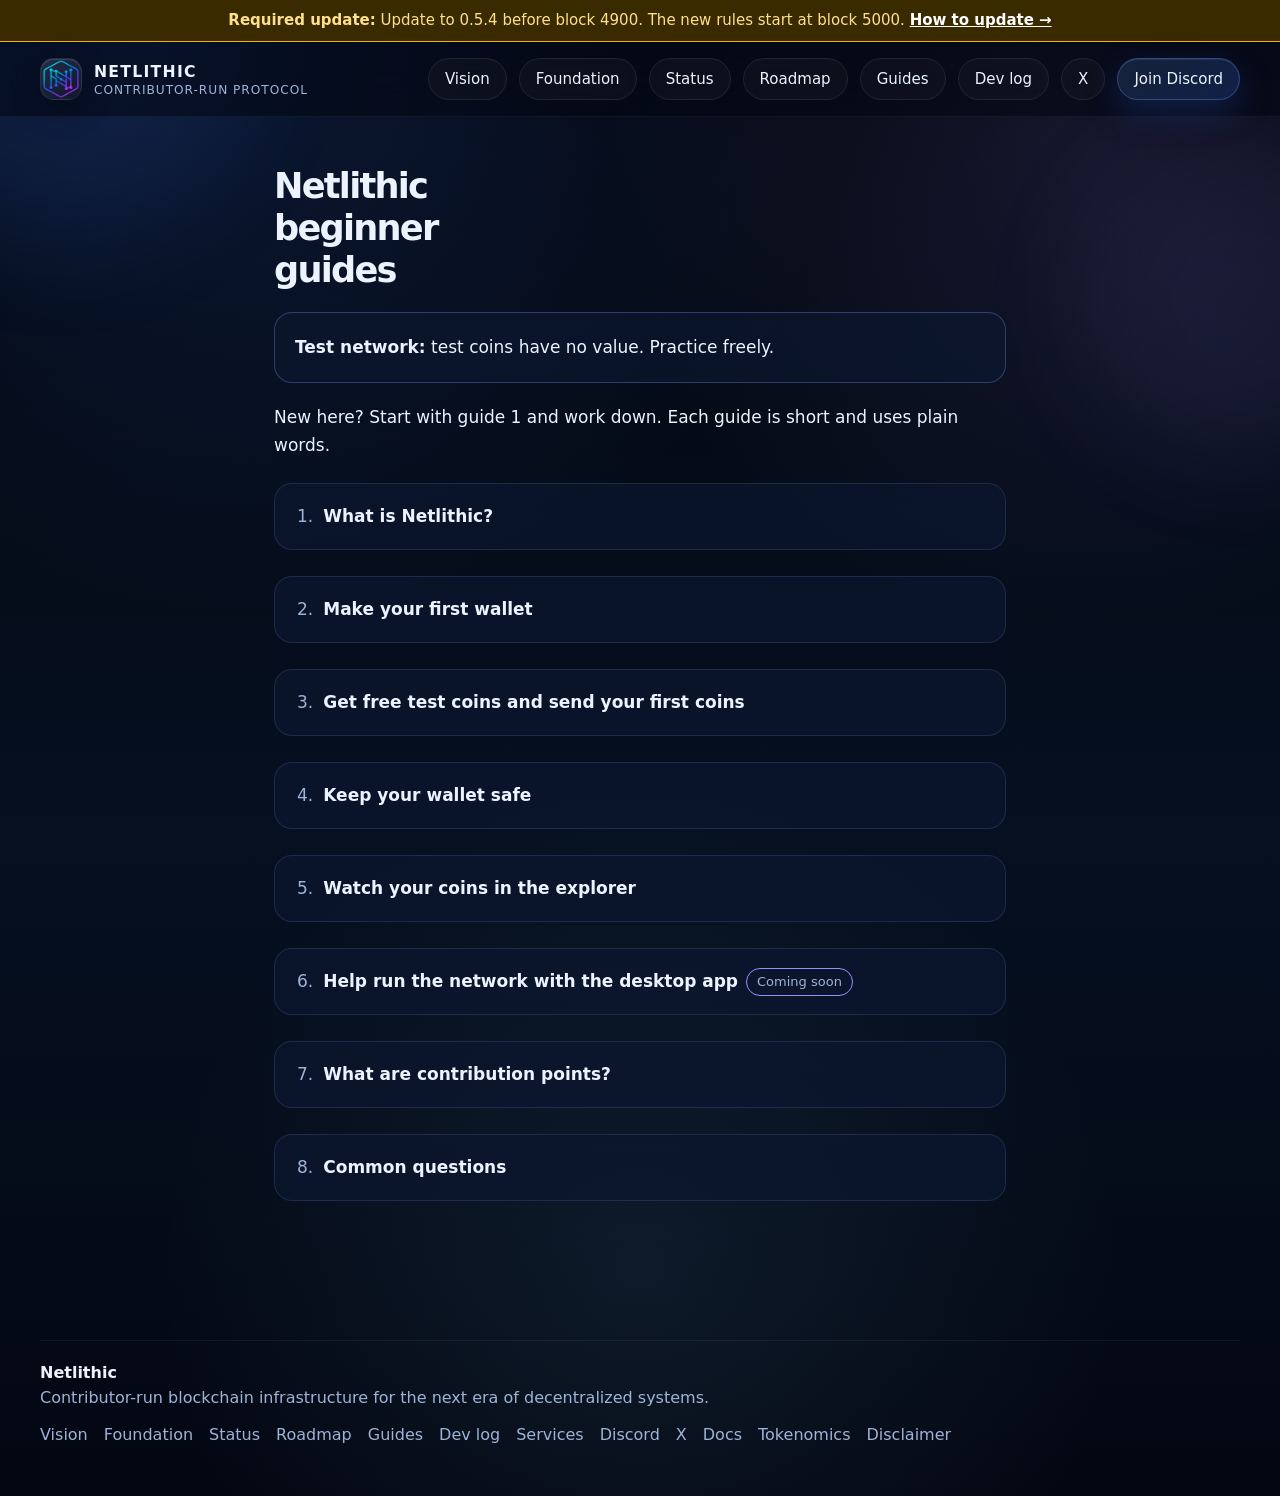
<file: guides/index.html>
<!DOCTYPE html>
<html lang="en">
<head>
  <meta charset="UTF-8" />
  <meta name="viewport" content="width=device-width, initial-scale=1.0" />
  <title>Netlithic beginner guides | Netlithic Guides</title>
  <meta name="description" content="Short, plain-language guides to the Netlithic test network: make a wallet, get free test coins, send coins, and use the explorer." />
  <link rel="canonical" href="https://netlithicchain.com/guides/" />
  <meta property="og:title" content="Netlithic beginner guides | Netlithic Guides" />
  <meta property="og:description" content="Short, plain-language guides to the Netlithic test network: make a wallet, get free test coins, send coins, and use the explorer." />
  <meta property="og:url" content="https://netlithicchain.com/guides/" />
  <meta property="og:image" content="https://netlithicchain.com/og-image.png" />
  <meta name="twitter:card" content="summary_large_image" />
  <meta name="twitter:site" content="@netlithicchain" />
  <link rel="icon" href="/favicon.ico" sizes="any" />
  <link rel="apple-touch-icon" href="/apple-touch-icon.png" />
  <style>
    :root {
      --bg: #030712;
      --bg-2: #071120;
      --bg-3: #0b1730;
      --panel: rgba(12, 23, 47, 0.7);
      --panel-strong: rgba(14, 27, 56, 0.9);
      --panel-soft: rgba(255, 255, 255, 0.04);
      --line: rgba(122, 162, 255, 0.16);
      --line-strong: rgba(122, 162, 255, 0.3);
      --text: #ecf3ff;
      --muted: #9eb3d7;
      --muted-2: #7f96bf;
      --blue: #6da7ff;
      --blue-2: #3d7bff;
      --cyan: #84d8ff;
      --violet: #9d8cff;
      --success: #99e6ff;
      --glow: rgba(82, 141, 255, 0.34);
      --glow-2: rgba(133, 197, 255, 0.16);
      --shadow: 0 24px 70px rgba(0, 0, 0, 0.45);
      --radius: 24px;
      --radius-sm: 18px;
      --max: 1200px;
    }

    * {
      box-sizing: border-box;
    }

    html {
      scroll-behavior: smooth;
    }

    body {
      margin: 0;
      font-family: Inter, ui-sans-serif, system-ui, -apple-system, BlinkMacSystemFont, "Segoe UI", sans-serif;
      color: var(--text);
      background:
        radial-gradient(circle at 20% 0%, rgba(61, 123, 255, 0.16), transparent 34%),
        radial-gradient(circle at 85% 10%, rgba(157, 140, 255, 0.12), transparent 28%),
        radial-gradient(circle at 50% 85%, rgba(132, 216, 255, 0.08), transparent 34%),
        linear-gradient(180deg, #02050c 0%, #040a15 26%, #061021 56%, #030712 100%);
      min-height: 100vh;
      overflow-x: hidden;
    }

    body::before,
    body::after {
      content: "";
      position: fixed;
      inset: auto;
      pointer-events: none;
      z-index: -2;
      filter: blur(60px);
      opacity: 0.7;
    }

    body::before {
      top: -120px;
      left: -120px;
      width: 360px;
      height: 360px;
      background: rgba(61, 123, 255, 0.18);
      border-radius: 50%;
      animation: driftOne 18s ease-in-out infinite;
    }

    body::after {
      right: -120px;
      top: 140px;
      width: 320px;
      height: 320px;
      background: rgba(157, 140, 255, 0.12);
      border-radius: 50%;
      animation: driftTwo 22s ease-in-out infinite;
    }

    @keyframes driftOne {
      0%, 100% { transform: translate(0, 0) scale(1); }
      50% { transform: translate(40px, 30px) scale(1.08); }
    }

    @keyframes driftTwo {
      0%, 100% { transform: translate(0, 0) scale(1); }
      50% { transform: translate(-30px, 35px) scale(1.1); }
    }

    a {
      color: inherit;
      text-decoration: none;
    }

    img {
      max-width: 100%;
      display: block;
    }

    .container {
      width: min(var(--max), calc(100% - 40px));
      margin: 0 auto;
    }

    .grid-overlay {
      position: fixed;
      inset: 0;
      pointer-events: none;
      background-image:
        linear-gradient(rgba(255,255,255,0.03) 1px, transparent 1px),
        linear-gradient(90deg, rgba(255,255,255,0.03) 1px, transparent 1px);
      background-size: 44px 44px;
      mask-image: radial-gradient(circle at center, black 35%, transparent 85%);
      opacity: 0.18;
      z-index: -3;
    }

    .noise {
      position: fixed;
      inset: 0;
      pointer-events: none;
      opacity: 0.06;
      z-index: -1;
      background-image:
        radial-gradient(circle at 25% 25%, rgba(255,255,255,0.7) 0.5px, transparent 0.6px),
        radial-gradient(circle at 75% 75%, rgba(255,255,255,0.55) 0.5px, transparent 0.6px);
      background-size: 24px 24px, 28px 28px;
      mix-blend-mode: screen;
    }

    .topbar {
      position: sticky;
      top: 0;
      z-index: 50;
      backdrop-filter: blur(18px);
      background: rgba(3, 7, 18, 0.55);
      border-bottom: 1px solid rgba(255,255,255,0.05);
    }

    .nav {
      display: flex;
      align-items: center;
      justify-content: space-between;
      gap: 18px;
      padding: 16px 0;
    }

    .brand {
      display: flex;
      align-items: center;
      gap: 12px;
      min-width: 0;
    }

    .brand-badge {
      width: 42px;
      height: 42px;
      border-radius: 14px;
      overflow: hidden;
      background:
        linear-gradient(145deg, rgba(255,255,255,0.12), rgba(255,255,255,0.03));
      border: 1px solid rgba(255,255,255,0.08);
      box-shadow:
        inset 0 1px 0 rgba(255,255,255,0.12),
        0 10px 30px rgba(0,0,0,0.3);
      display: grid;
      place-items: center;
      flex-shrink: 0;
    }

    .brand-badge img {
      width: 100%;
      height: 100%;
      object-fit: cover;
    }

    .brand-text {
      display: flex;
      flex-direction: column;
      gap: 2px;
      min-width: 0;
    }

    .brand-text strong {
      font-size: 0.98rem;
      letter-spacing: 0.08em;
      text-transform: uppercase;
    }

    .brand-text span {
      font-size: 0.76rem;
      color: var(--muted);
      letter-spacing: 0.08em;
      text-transform: uppercase;
      white-space: nowrap;
    }

    .nav-links {
      display: flex;
      align-items: center;
      gap: 12px;
      flex-wrap: wrap;
      justify-content: flex-end;
    }

    .pill-link,
    .button {
      border: 1px solid rgba(255,255,255,0.08);
      background: rgba(255,255,255,0.04);
      color: var(--text);
      padding: 11px 16px;
      border-radius: 999px;
      transition: transform 0.25s ease, border-color 0.25s ease, background 0.25s ease, box-shadow 0.25s ease;
      font-size: 0.94rem;
      display: inline-flex;
      align-items: center;
      gap: 9px;
      backdrop-filter: blur(10px);
    }

    .pill-link:hover,
    .button:hover {
      transform: translateY(-1px);
      border-color: rgba(122, 162, 255, 0.38);
      background: rgba(255,255,255,0.06);
      box-shadow: 0 10px 28px rgba(7, 17, 32, 0.42);
    }

    .button.primary {
      background: linear-gradient(135deg, rgba(109, 167, 255, 0.16), rgba(61, 123, 255, 0.22));
      border-color: rgba(122, 162, 255, 0.3);
      box-shadow:
        inset 0 1px 0 rgba(255,255,255,0.08),
        0 12px 32px rgba(28, 69, 159, 0.35);
    }

    .button.primary:hover {
      box-shadow:
        inset 0 1px 0 rgba(255,255,255,0.1),
        0 16px 42px rgba(28, 69, 159, 0.45);
    }

    .hero {
      position: relative;
      padding: 72px 0 52px;
    }

    .hero-wrap {
      display: grid;
      grid-template-columns: 1.25fr 0.95fr;
      gap: 28px;
      align-items: stretch;
    }

    .hero-card,
    .panel {
      position: relative;
      border: 1px solid var(--line);
      background:
        linear-gradient(180deg, rgba(13, 24, 49, 0.88), rgba(7, 14, 28, 0.8));
      border-radius: 30px;
      box-shadow: var(--shadow);
      overflow: hidden;
    }

    .hero-card::before,
    .panel::before {
      content: "";
      position: absolute;
      inset: 0;
      background:
        linear-gradient(135deg, rgba(255,255,255,0.09), transparent 24%, transparent 72%, rgba(255,255,255,0.03));
      pointer-events: none;
    }

    .hero-card::after {
      content: "";
      position: absolute;
      top: -120px;
      right: -120px;
      width: 300px;
      height: 300px;
      border-radius: 50%;
      background: radial-gradient(circle, rgba(109, 167, 255, 0.18), transparent 66%);
      pointer-events: none;
    }

    .hero-inner {
      padding: 34px;
      position: relative;
      z-index: 1;
    }

    .eyebrow {
      display: inline-flex;
      align-items: center;
      gap: 10px;
      color: var(--success);
      font-size: 0.8rem;
      letter-spacing: 0.16em;
      text-transform: uppercase;
      padding: 10px 14px;
      border-radius: 999px;
      border: 1px solid rgba(132, 216, 255, 0.18);
      background: rgba(132, 216, 255, 0.06);
      margin-bottom: 20px;
      box-shadow: inset 0 1px 0 rgba(255,255,255,0.06);
    }

    .eyebrow-dot {
      width: 8px;
      height: 8px;
      border-radius: 50%;
      background: var(--cyan);
      box-shadow: 0 0 16px rgba(132, 216, 255, 0.75);
      animation: pulse 2s infinite ease-in-out;
    }

    @keyframes pulse {
      0%, 100% { transform: scale(1); opacity: 0.9; }
      50% { transform: scale(1.2); opacity: 1; }
    }

    h1 {
      margin: 0;
      font-size: clamp(2.9rem, 5vw, 5.25rem);
      line-height: 0.96;
      letter-spacing: -0.05em;
      max-width: 12ch;
    }

    .gradient-text {
      background: linear-gradient(180deg, #ffffff 0%, #cfe1ff 45%, #8fbcff 100%);
      -webkit-background-clip: text;
      background-clip: text;
      color: transparent;
    }

    .hero-copy {
      margin-top: 20px;
      max-width: 62ch;
      font-size: 1.05rem;
      line-height: 1.75;
      color: var(--muted);
    }

    .hero-actions {
      display: flex;
      gap: 14px;
      flex-wrap: wrap;
      margin-top: 28px;
    }

    .hero-stats {
      display: grid;
      grid-template-columns: repeat(3, 1fr);
      gap: 14px;
      margin-top: 28px;
    }

    .stat-card {
      position: relative;
      padding: 18px 16px;
      border-radius: 22px;
      border: 1px solid rgba(255,255,255,0.08);
      background: linear-gradient(180deg, rgba(255,255,255,0.06), rgba(255,255,255,0.03));
      overflow: hidden;
    }

    .stat-card::after {
      content: "";
      position: absolute;
      inset: auto -20% -60% auto;
      width: 160px;
      height: 160px;
      background: radial-gradient(circle, rgba(122, 162, 255, 0.14), transparent 70%);
      pointer-events: none;
    }

    .stat-label {
      color: var(--muted-2);
      font-size: 0.77rem;
      text-transform: uppercase;
      letter-spacing: 0.12em;
      margin-bottom: 8px;
    }

    .stat-value {
      font-size: 1.35rem;
      font-weight: 700;
      letter-spacing: -0.03em;
      margin-bottom: 8px;
    }

    .stat-text {
      color: var(--muted);
      font-size: 0.9rem;
      line-height: 1.55;
    }

    .hero-side {
      display: grid;
      gap: 18px;
    }

    .signal-stack {
      padding: 26px;
      min-height: 100%;
      display: flex;
      flex-direction: column;
      justify-content: space-between;
      gap: 22px;
    }

    .signal-header h2 {
      margin: 0 0 12px;
      font-size: 1.55rem;
      letter-spacing: -0.03em;
    }

    .signal-header p {
      margin: 0;
      color: var(--muted);
      line-height: 1.75;
      font-size: 0.98rem;
    }

    .signal-list {
      display: grid;
      gap: 14px;
    }

    .signal-item {
      display: grid;
      grid-template-columns: auto 1fr;
      gap: 14px;
      align-items: start;
      padding: 15px 14px;
      border-radius: 18px;
      border: 1px solid rgba(255,255,255,0.08);
      background: rgba(255,255,255,0.04);
    }

    .signal-icon {
      width: 38px;
      height: 38px;
      border-radius: 12px;
      display: grid;
      place-items: center;
      font-size: 1rem;
      color: var(--cyan);
      background: rgba(132, 216, 255, 0.08);
      border: 1px solid rgba(132, 216, 255, 0.16);
      box-shadow: inset 0 1px 0 rgba(255,255,255,0.08);
    }

    .signal-item strong {
      display: block;
      margin-bottom: 4px;
      font-size: 0.98rem;
    }

    .signal-item span {
      color: var(--muted);
      line-height: 1.6;
      font-size: 0.92rem;
    }

    .mini-status {
      display: grid;
      grid-template-columns: repeat(2, 1fr);
      gap: 14px;
    }

    .mini-panel {
      padding: 16px;
      border-radius: 20px;
      background: rgba(255,255,255,0.04);
      border: 1px solid rgba(255,255,255,0.08);
    }

    .mini-panel .kicker {
      font-size: 0.76rem;
      color: var(--muted-2);
      text-transform: uppercase;
      letter-spacing: 0.12em;
      margin-bottom: 8px;
    }

    .mini-panel .value {
      font-size: 1.05rem;
      font-weight: 700;
      margin-bottom: 8px;
    }

    .mini-panel p {
      margin: 0;
      color: var(--muted);
      font-size: 0.9rem;
      line-height: 1.6;
    }

    section {
      padding: 34px 0;
    }

    .section-head {
      display: grid;
      grid-template-columns: 1fr auto;
      gap: 20px;
      align-items: end;
      margin-bottom: 22px;
    }

    .section-head .title-wrap {
      max-width: 760px;
    }

    .section-kicker {
      font-size: 0.8rem;
      text-transform: uppercase;
      letter-spacing: 0.16em;
      color: var(--success);
      margin-bottom: 10px;
    }

    .section-head h2 {
      margin: 0 0 10px;
      font-size: clamp(2rem, 3vw, 3rem);
      letter-spacing: -0.04em;
      line-height: 1.05;
    }

    .section-head p {
      margin: 0;
      color: var(--muted);
      line-height: 1.75;
      font-size: 1rem;
    }

    .tag {
      border: 1px solid rgba(255,255,255,0.08);
      background: rgba(255,255,255,0.04);
      color: var(--muted);
      border-radius: 999px;
      padding: 10px 14px;
      font-size: 0.88rem;
      white-space: nowrap;
      align-self: start;
    }

    .vision-grid,
    .principles-grid,
    .status-grid,
    .activity-grid,
    .roadmap-grid,
    .cta-grid {
      display: grid;
      gap: 18px;
    }

    .vision-grid {
      grid-template-columns: 1.15fr 0.85fr;
    }

    .principles-grid,
    .status-grid,
    .activity-grid,
    .roadmap-grid {
      grid-template-columns: repeat(3, 1fr);
    }

    .card {
      position: relative;
      border: 1px solid var(--line);
      border-radius: 26px;
      padding: 24px;
      background:
        linear-gradient(180deg, rgba(12, 23, 47, 0.82), rgba(7, 14, 28, 0.76));
      box-shadow: var(--shadow);
      overflow: hidden;
    }

    .card::after {
      content: "";
      position: absolute;
      inset: auto -20% -40% auto;
      width: 220px;
      height: 220px;
      background: radial-gradient(circle, rgba(109, 167, 255, 0.12), transparent 68%);
      pointer-events: none;
    }

    .card h3 {
      margin: 0 0 12px;
      font-size: 1.2rem;
      letter-spacing: -0.03em;
    }

    .card p,
    .card li {
      color: var(--muted);
      line-height: 1.75;
      font-size: 0.97rem;
    }

    .card p:last-child {
      margin-bottom: 0;
    }

    .card ul {
      margin: 14px 0 0;
      padding-left: 18px;
    }

    .feature-list {
      display: grid;
      gap: 14px;
    }

    .feature-row {
      display: grid;
      grid-template-columns: auto 1fr;
      gap: 14px;
      align-items: start;
      padding: 14px 0;
      border-bottom: 1px solid rgba(255,255,255,0.06);
    }

    .feature-row:last-child {
      border-bottom: none;
      padding-bottom: 0;
    }

    .feature-bullet {
      width: 12px;
      height: 12px;
      border-radius: 50%;
      margin-top: 6px;
      background: linear-gradient(135deg, var(--cyan), var(--blue));
      box-shadow: 0 0 18px rgba(132, 216, 255, 0.45);
    }

    .feature-row strong {
      display: block;
      margin-bottom: 5px;
      font-size: 0.97rem;
    }

    .feature-row span {
      color: var(--muted);
      line-height: 1.65;
      font-size: 0.94rem;
    }

    .status-card .badge,
    .activity-card .badge,
    .roadmap-card .badge {
      display: inline-flex;
      align-items: center;
      gap: 8px;
      margin-bottom: 14px;
      padding: 8px 12px;
      border-radius: 999px;
      font-size: 0.75rem;
      text-transform: uppercase;
      letter-spacing: 0.12em;
      background: rgba(132, 216, 255, 0.07);
      color: var(--success);
      border: 1px solid rgba(132, 216, 255, 0.16);
    }

    .roadmap-card .step {
      font-size: 2rem;
      font-weight: 800;
      letter-spacing: -0.06em;
      color: rgba(255,255,255,0.14);
      margin-bottom: 10px;
    }

    .activity-card strong,
    .status-card strong,
    .roadmap-card strong {
      display: block;
      font-size: 1.04rem;
      margin-bottom: 8px;
      letter-spacing: -0.02em;
    }

    .split-panel {
      display: grid;
      grid-template-columns: 1fr 1fr;
      gap: 18px;
    }

    .inline-links {
      display: flex;
      gap: 12px;
      flex-wrap: wrap;
      margin-top: 18px;
    }

    .link-chip {
      display: inline-flex;
      align-items: center;
      gap: 9px;
      padding: 11px 14px;
      border-radius: 999px;
      border: 1px solid rgba(255,255,255,0.08);
      background: rgba(255,255,255,0.04);
      color: var(--text);
      font-size: 0.92rem;
      transition: transform 0.25s ease, border-color 0.25s ease, background 0.25s ease;
    }

    .link-chip:hover {
      transform: translateY(-1px);
      border-color: rgba(122, 162, 255, 0.34);
      background: rgba(255,255,255,0.06);
    }

    .cta-shell {
      position: relative;
      overflow: hidden;
      border-radius: 32px;
      border: 1px solid rgba(122, 162, 255, 0.18);
      background:
        radial-gradient(circle at top right, rgba(157, 140, 255, 0.14), transparent 28%),
        radial-gradient(circle at left center, rgba(132, 216, 255, 0.1), transparent 30%),
        linear-gradient(180deg, rgba(14, 28, 56, 0.94), rgba(7, 14, 28, 0.88));
      box-shadow: var(--shadow);
    }

    .cta-shell::before {
      content: "";
      position: absolute;
      inset: 0;
      background:
        linear-gradient(135deg, rgba(255,255,255,0.08), transparent 24%, transparent 76%, rgba(255,255,255,0.02));
      pointer-events: none;
    }

    .cta-grid {
      grid-template-columns: 1.1fr 0.9fr;
      align-items: center;
      padding: 34px;
    }

    .cta-grid h2 {
      margin: 0 0 12px;
      font-size: clamp(2.2rem, 4vw, 3.5rem);
      letter-spacing: -0.05em;
      line-height: 0.98;
      max-width: 12ch;
    }

    .cta-grid p {
      margin: 0;
      color: var(--muted);
      line-height: 1.8;
      max-width: 60ch;
      font-size: 1rem;
    }

    .cta-actions {
      display: flex;
      flex-wrap: wrap;
      gap: 14px;
      justify-content: flex-end;
      align-items: center;
    }

    footer {
      padding: 36px 0 52px;
      color: var(--muted);
    }

    .footer-inner {
      display: flex;
      justify-content: space-between;
      gap: 18px;
      align-items: center;
      flex-wrap: wrap;
      border-top: 1px solid rgba(255,255,255,0.06);
      padding-top: 22px;
    }

    .footer-links {
      display: flex;
      gap: 16px;
      flex-wrap: wrap;
    }

    .footer-links a:hover {
      color: var(--text);
    }

    .reveal {
      opacity: 0;
      transform: translateY(18px);
      transition: opacity 0.8s ease, transform 0.8s ease;
    }

    .reveal.visible {
      opacity: 1;
      transform: translateY(0);
    }

    @media (max-width: 1120px) {
      .hero-wrap,
      .vision-grid,
      .cta-grid,
      .split-panel {
        grid-template-columns: 1fr;
      }

      .principles-grid,
      .status-grid,
      .activity-grid,
      .roadmap-grid {
        grid-template-columns: repeat(2, 1fr);
      }

      .cta-actions {
        justify-content: flex-start;
      }

      .section-head {
        grid-template-columns: 1fr;
        align-items: start;
      }
    }

    @media (max-width: 760px) {
      .container {
        width: min(var(--max), calc(100% - 24px));
      }

      .nav {
        padding: 14px 0;
      }

      .nav-links {
        gap: 10px;
      }

      .pill-link,
      .button {
        padding: 10px 14px;
        font-size: 0.9rem;
      }

      .hero {
        padding-top: 48px;
      }

      .hero-inner,
      .signal-stack,
      .card,
      .cta-grid {
        padding: 22px;
      }

      .hero-stats,
      .mini-status,
      .principles-grid,
      .status-grid,
      .activity-grid,
      .roadmap-grid {
        grid-template-columns: 1fr;
      }

      h1 {
        max-width: none;
      }

      .cta-grid h2 {
        max-width: none;
      }

      .footer-inner {
        align-items: flex-start;
        flex-direction: column;
      }
    }
  </style>
  <style>
.guide{max-width:780px;margin:0 auto;padding:48px 24px 80px;line-height:1.7;font-size:17px}
.guide h1{font-size:2.2rem;line-height:1.2;margin:0 0 20px}.guide h2{margin-top:36px;font-size:1.35rem}
.guide a{color:var(--cyan)}.guide blockquote{margin:20px 0;padding:14px 20px;border:1px solid var(--line-strong);border-radius:var(--radius-sm);background:var(--panel)}
.guide blockquote p{margin:6px 0}.guide li{margin:6px 0}.guide code{background:var(--panel-soft);padding:2px 6px;border-radius:6px}
.guide .crumbs{font-size:14px;color:var(--muted);margin-bottom:18px}.guide .pager{display:flex;justify-content:space-between;gap:12px;margin-top:48px;border-top:1px solid var(--line);padding-top:20px}
.guide ol.cards{list-style:none;padding:0;display:grid;gap:14px}.guide ol.cards a{display:block;padding:18px 22px;border:1px solid var(--line);border-radius:var(--radius-sm);background:var(--panel);text-decoration:none;color:var(--text);font-weight:600}
.guide ol.cards a:hover{border-color:var(--line-strong)}.guide ol.cards span{color:var(--muted);font-weight:400;margin-right:10px}
.soon{display:inline-block;font-size:13px;padding:2px 10px;border-radius:999px;border:1px solid var(--violet);color:var(--violet);margin-left:8px;vertical-align:middle}
</style>
</head>
<body>
<div class="update-banner" style="background:#3a2a00;border-bottom:1px solid #f5b301;color:#ffe08a;text-align:center;padding:10px 16px;font-size:15px;line-height:1.4"><strong>Required update:</strong> Update to 0.5.4 before block 4900. The new rules start at block 5000. <a href="/update/" style="color:#fff;font-weight:700;text-decoration:underline">How to update &rarr;</a></div>
  <header class="topbar">
    <div class="container">
      <nav class="nav">
        <a href="/" class="brand" aria-label="Netlithic home">
          <div class="brand-badge">
            <img src="/brand-badge.png" alt="Netlithic logo" width="42" height="42" />
          </div>
          <div class="brand-text">
            <strong>Netlithic</strong>
            <span>Contributor-Run Protocol</span>
          </div>
        </a>

        <div class="nav-links">
          <a class="pill-link" href="/#vision">Vision</a>
          <a class="pill-link" href="/#foundation">Foundation</a>
          <a class="pill-link" href="/#status">Status</a>
          <a class="pill-link" href="/#roadmap">Roadmap</a>
          <a class="pill-link" href="/guides/">Guides</a>
          <a class="pill-link" href="/devlog/">Dev log</a>
          <a class="button" href="https://x.com/netlithicchain" target="_blank" rel="noopener noreferrer">X</a>
          <a class="button primary" href="https://discord.gg/Mu5r62GExn" target="_blank" rel="noopener noreferrer">Join Discord</a>
        </div>
      </nav>
    </div>
  </header>
  <main class="guide">
<h1>Netlithic beginner guides</h1>
<blockquote><p><strong>Test network:</strong> test coins have no value. Practice freely.</p></blockquote>
<p>New here? Start with guide 1 and work down. Each guide is short and uses plain words.</p>
<ol class="cards"><li><a href="/guides/01-what-is-netlithic/"><span>1.</span>What is Netlithic?</a></li><li><a href="/guides/02-make-your-first-wallet/"><span>2.</span>Make your first wallet</a></li><li><a href="/guides/03-free-test-coins-and-first-send/"><span>3.</span>Get free test coins and send your first coins</a></li><li><a href="/guides/04-keep-your-wallet-safe/"><span>4.</span>Keep your wallet safe</a></li><li><a href="/guides/05-explorer/"><span>5.</span>Watch your coins in the explorer</a></li><li><a href="/guides/06-desktop-app/"><span>6.</span>Help run the network with the desktop app<span class="soon">Coming soon</span></a></li><li><a href="/guides/07-contribution-points/"><span>7.</span>What are contribution points?</a></li><li><a href="/guides/08-common-questions/"><span>8.</span>Common questions</a></li></ol>
  </main>
  <footer>
    <div class="container">
      <div class="footer-inner">
        <div>
          <strong style="display:block; color: var(--text); margin-bottom: 6px;">Netlithic</strong>
          <span>Contributor-run blockchain infrastructure for the next era of decentralized systems.</span>
        </div>

        <div class="footer-links">
          <a href="/#vision">Vision</a>
          <a href="/#foundation">Foundation</a>
          <a href="/#status">Status</a>
          <a href="/#roadmap">Roadmap</a>
          <a href="/guides/">Guides</a>
          <a href="/devlog/">Dev log</a>
          <a href="/services/">Services</a>
          <a href="https://discord.gg/Mu5r62GExn" target="_blank" rel="noopener noreferrer">Discord</a>
          <a href="https://x.com/netlithicchain" target="_blank" rel="noopener noreferrer">X</a>
          <a href="https://github.com/Netlithicchain/Netlithic/tree/main/docs" target="_blank" rel="noopener noreferrer">Docs</a>
          <a href="https://github.com/Netlithicchain/Netlithic/blob/main/docs/Tokenomics.md" target="_blank" rel="noopener noreferrer">Tokenomics</a>
          <a href="https://github.com/Netlithicchain/Netlithic/blob/main/DISCLAIMER.md" target="_blank" rel="noopener noreferrer">Disclaimer</a>
        </div>
      </div>
    </div>
  </footer>
</body>
</html>
</file>
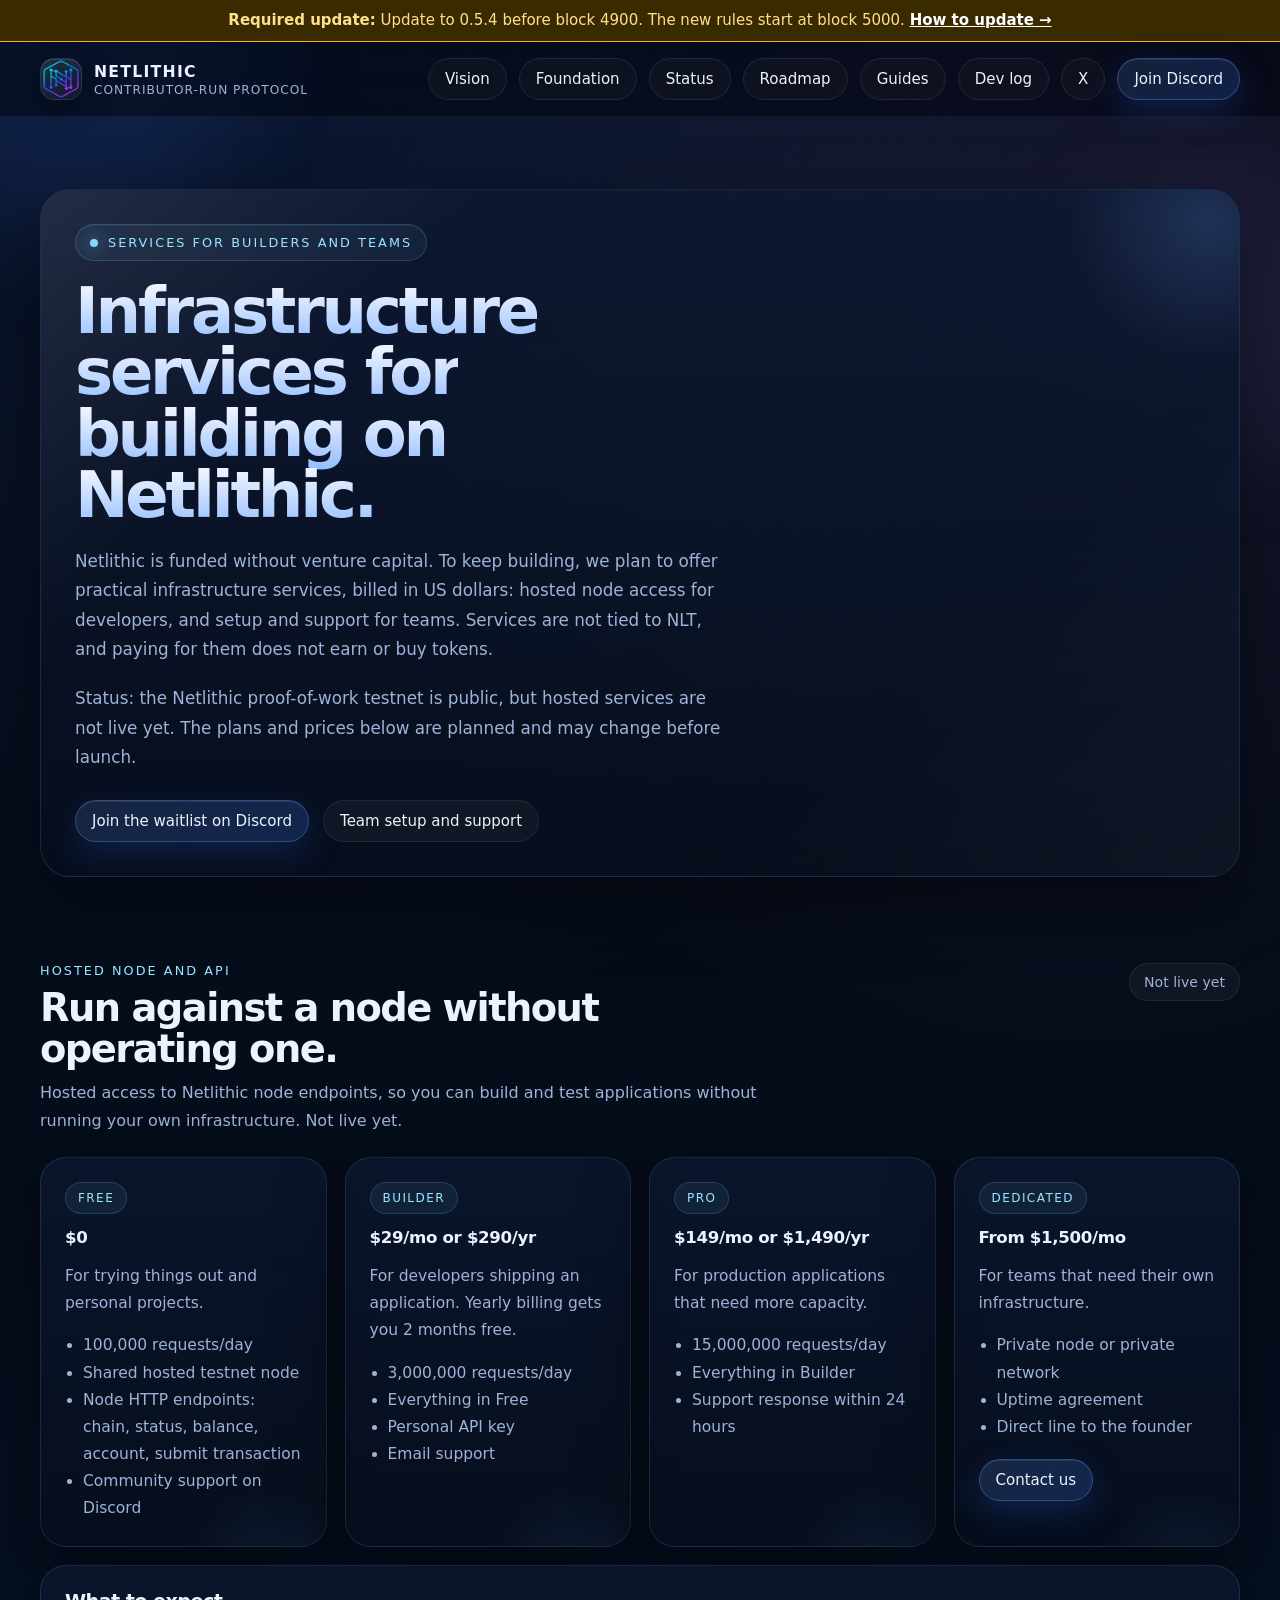
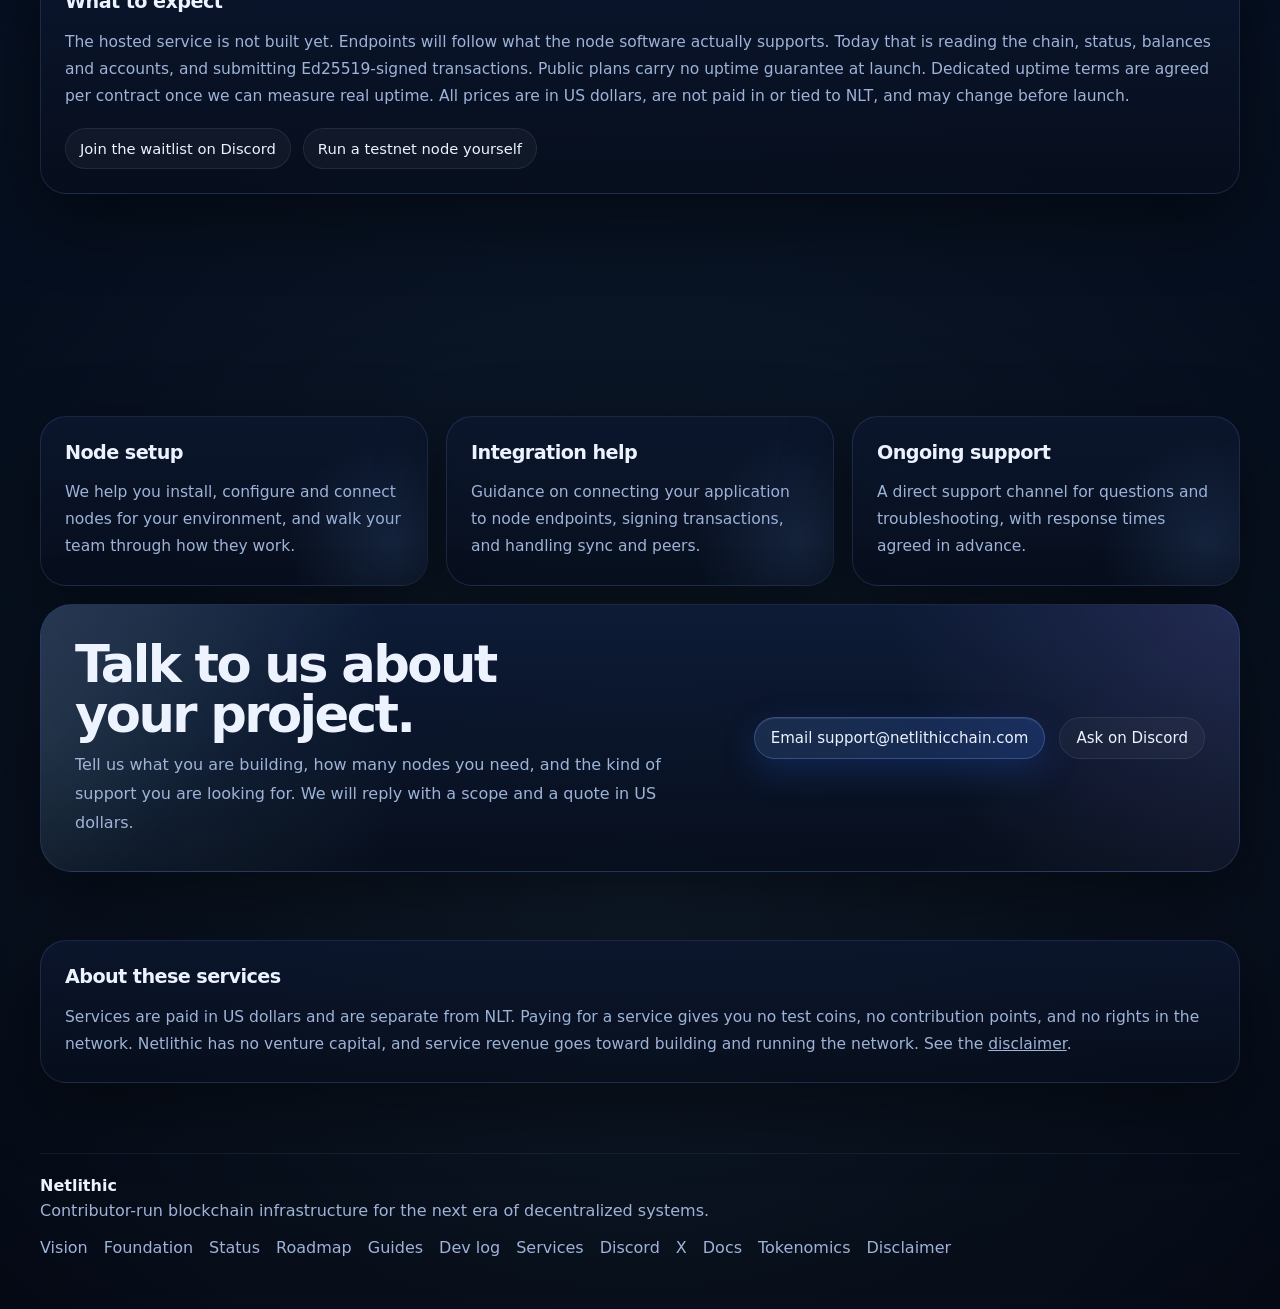
<file: services/index.html>
<!DOCTYPE html>
<html lang="en">
<head>
  <meta charset="UTF-8" />
  <meta name="viewport" content="width=device-width, initial-scale=1.0" />
  <title>Services | Netlithic</title>
  <meta
    name="description"
    content="Hosted node and API access for builders, plus paid setup and support for teams. Billed in US dollars. Not live yet."
  />
  <meta name="author" content="Netlithic" />
  <link rel="canonical" href="https://netlithicchain.com/services/" />
  <meta property="og:title" content="Services | Netlithic" />
  <meta
    property="og:description"
    content="Hosted node and API access for builders, plus paid setup and support for teams. Billed in US dollars. Not live yet."
  />
  <meta property="og:type" content="website" />
  <meta property="og:url" content="https://netlithicchain.com/services/" />
  <meta property="og:image" content="https://netlithicchain.com/og-image.png" />
  <meta property="og:image:width" content="1200" />
  <meta property="og:image:height" content="630" />
  <meta property="og:image:alt" content="Netlithic: run by its contributors" />
  <meta property="og:site_name" content="Netlithic" />
  <meta name="twitter:card" content="summary_large_image" />
  <meta name="twitter:title" content="Services | Netlithic" />
  <meta
    name="twitter:description"
    content="Hosted node and API access for builders, plus paid setup and support for teams. Billed in US dollars. Not live yet."
  />
  <meta name="twitter:image" content="https://netlithicchain.com/og-image.png" />
  <meta name="twitter:site" content="@netlithicchain" />
  <link rel="icon" href="/favicon.ico" sizes="any" />
  <link rel="icon" type="image/png" sizes="32x32" href="/favicon-32.png" />
  <link rel="apple-touch-icon" href="/apple-touch-icon.png" />

  <style>
    :root {
      --bg: #030712;
      --bg-2: #071120;
      --bg-3: #0b1730;
      --panel: rgba(12, 23, 47, 0.7);
      --panel-strong: rgba(14, 27, 56, 0.9);
      --panel-soft: rgba(255, 255, 255, 0.04);
      --line: rgba(122, 162, 255, 0.16);
      --line-strong: rgba(122, 162, 255, 0.3);
      --text: #ecf3ff;
      --muted: #9eb3d7;
      --muted-2: #7f96bf;
      --blue: #6da7ff;
      --blue-2: #3d7bff;
      --cyan: #84d8ff;
      --violet: #9d8cff;
      --success: #99e6ff;
      --glow: rgba(82, 141, 255, 0.34);
      --glow-2: rgba(133, 197, 255, 0.16);
      --shadow: 0 24px 70px rgba(0, 0, 0, 0.45);
      --radius: 24px;
      --radius-sm: 18px;
      --max: 1200px;
    }

    * {
      box-sizing: border-box;
    }

    html {
      scroll-behavior: smooth;
    }

    body {
      margin: 0;
      font-family: Inter, ui-sans-serif, system-ui, -apple-system, BlinkMacSystemFont, "Segoe UI", sans-serif;
      color: var(--text);
      background:
        radial-gradient(circle at 20% 0%, rgba(61, 123, 255, 0.16), transparent 34%),
        radial-gradient(circle at 85% 10%, rgba(157, 140, 255, 0.12), transparent 28%),
        radial-gradient(circle at 50% 85%, rgba(132, 216, 255, 0.08), transparent 34%),
        linear-gradient(180deg, #02050c 0%, #040a15 26%, #061021 56%, #030712 100%);
      min-height: 100vh;
      overflow-x: hidden;
    }

    body::before,
    body::after {
      content: "";
      position: fixed;
      inset: auto;
      pointer-events: none;
      z-index: -2;
      filter: blur(60px);
      opacity: 0.7;
    }

    body::before {
      top: -120px;
      left: -120px;
      width: 360px;
      height: 360px;
      background: rgba(61, 123, 255, 0.18);
      border-radius: 50%;
      animation: driftOne 18s ease-in-out infinite;
    }

    body::after {
      right: -120px;
      top: 140px;
      width: 320px;
      height: 320px;
      background: rgba(157, 140, 255, 0.12);
      border-radius: 50%;
      animation: driftTwo 22s ease-in-out infinite;
    }

    @keyframes driftOne {
      0%, 100% { transform: translate(0, 0) scale(1); }
      50% { transform: translate(40px, 30px) scale(1.08); }
    }

    @keyframes driftTwo {
      0%, 100% { transform: translate(0, 0) scale(1); }
      50% { transform: translate(-30px, 35px) scale(1.1); }
    }

    a {
      color: inherit;
      text-decoration: none;
    }

    img {
      max-width: 100%;
      display: block;
    }

    .container {
      width: min(var(--max), calc(100% - 40px));
      margin: 0 auto;
    }

    .grid-overlay {
      position: fixed;
      inset: 0;
      pointer-events: none;
      background-image:
        linear-gradient(rgba(255,255,255,0.03) 1px, transparent 1px),
        linear-gradient(90deg, rgba(255,255,255,0.03) 1px, transparent 1px);
      background-size: 44px 44px;
      mask-image: radial-gradient(circle at center, black 35%, transparent 85%);
      opacity: 0.18;
      z-index: -3;
    }

    .noise {
      position: fixed;
      inset: 0;
      pointer-events: none;
      opacity: 0.06;
      z-index: -1;
      background-image:
        radial-gradient(circle at 25% 25%, rgba(255,255,255,0.7) 0.5px, transparent 0.6px),
        radial-gradient(circle at 75% 75%, rgba(255,255,255,0.55) 0.5px, transparent 0.6px);
      background-size: 24px 24px, 28px 28px;
      mix-blend-mode: screen;
    }

    .topbar {
      position: sticky;
      top: 0;
      z-index: 50;
      backdrop-filter: blur(18px);
      background: rgba(3, 7, 18, 0.55);
      border-bottom: 1px solid rgba(255,255,255,0.05);
    }

    .nav {
      display: flex;
      align-items: center;
      justify-content: space-between;
      gap: 18px;
      padding: 16px 0;
    }

    .brand {
      display: flex;
      align-items: center;
      gap: 12px;
      min-width: 0;
    }

    .brand-badge {
      width: 42px;
      height: 42px;
      border-radius: 14px;
      overflow: hidden;
      background:
        linear-gradient(145deg, rgba(255,255,255,0.12), rgba(255,255,255,0.03));
      border: 1px solid rgba(255,255,255,0.08);
      box-shadow:
        inset 0 1px 0 rgba(255,255,255,0.12),
        0 10px 30px rgba(0,0,0,0.3);
      display: grid;
      place-items: center;
      flex-shrink: 0;
    }

    .brand-badge img {
      width: 100%;
      height: 100%;
      object-fit: cover;
    }

    .brand-text {
      display: flex;
      flex-direction: column;
      gap: 2px;
      min-width: 0;
    }

    .brand-text strong {
      font-size: 0.98rem;
      letter-spacing: 0.08em;
      text-transform: uppercase;
    }

    .brand-text span {
      font-size: 0.76rem;
      color: var(--muted);
      letter-spacing: 0.08em;
      text-transform: uppercase;
      white-space: nowrap;
    }

    .nav-links {
      display: flex;
      align-items: center;
      gap: 12px;
      flex-wrap: wrap;
      justify-content: flex-end;
    }

    .pill-link,
    .button {
      border: 1px solid rgba(255,255,255,0.08);
      background: rgba(255,255,255,0.04);
      color: var(--text);
      padding: 11px 16px;
      border-radius: 999px;
      transition: transform 0.25s ease, border-color 0.25s ease, background 0.25s ease, box-shadow 0.25s ease;
      font-size: 0.94rem;
      display: inline-flex;
      align-items: center;
      gap: 9px;
      backdrop-filter: blur(10px);
    }

    .pill-link:hover,
    .button:hover {
      transform: translateY(-1px);
      border-color: rgba(122, 162, 255, 0.38);
      background: rgba(255,255,255,0.06);
      box-shadow: 0 10px 28px rgba(7, 17, 32, 0.42);
    }

    .button.primary {
      background: linear-gradient(135deg, rgba(109, 167, 255, 0.16), rgba(61, 123, 255, 0.22));
      border-color: rgba(122, 162, 255, 0.3);
      box-shadow:
        inset 0 1px 0 rgba(255,255,255,0.08),
        0 12px 32px rgba(28, 69, 159, 0.35);
    }

    .button.primary:hover {
      box-shadow:
        inset 0 1px 0 rgba(255,255,255,0.1),
        0 16px 42px rgba(28, 69, 159, 0.45);
    }

    .hero {
      position: relative;
      padding: 72px 0 52px;
    }

    .hero-wrap {
      display: grid;
      grid-template-columns: 1.25fr 0.95fr;
      gap: 28px;
      align-items: stretch;
    }

    .hero-card,
    .panel {
      position: relative;
      border: 1px solid var(--line);
      background:
        linear-gradient(180deg, rgba(13, 24, 49, 0.88), rgba(7, 14, 28, 0.8));
      border-radius: 30px;
      box-shadow: var(--shadow);
      overflow: hidden;
    }

    .hero-card::before,
    .panel::before {
      content: "";
      position: absolute;
      inset: 0;
      background:
        linear-gradient(135deg, rgba(255,255,255,0.09), transparent 24%, transparent 72%, rgba(255,255,255,0.03));
      pointer-events: none;
    }

    .hero-card::after {
      content: "";
      position: absolute;
      top: -120px;
      right: -120px;
      width: 300px;
      height: 300px;
      border-radius: 50%;
      background: radial-gradient(circle, rgba(109, 167, 255, 0.18), transparent 66%);
      pointer-events: none;
    }

    .hero-inner {
      padding: 34px;
      position: relative;
      z-index: 1;
    }

    .eyebrow {
      display: inline-flex;
      align-items: center;
      gap: 10px;
      color: var(--success);
      font-size: 0.8rem;
      letter-spacing: 0.16em;
      text-transform: uppercase;
      padding: 10px 14px;
      border-radius: 999px;
      border: 1px solid rgba(132, 216, 255, 0.18);
      background: rgba(132, 216, 255, 0.06);
      margin-bottom: 20px;
      box-shadow: inset 0 1px 0 rgba(255,255,255,0.06);
    }

    .eyebrow-dot {
      width: 8px;
      height: 8px;
      border-radius: 50%;
      background: var(--cyan);
      box-shadow: 0 0 16px rgba(132, 216, 255, 0.75);
      animation: pulse 2s infinite ease-in-out;
    }

    @keyframes pulse {
      0%, 100% { transform: scale(1); opacity: 0.9; }
      50% { transform: scale(1.2); opacity: 1; }
    }

    h1 {
      margin: 0;
      font-size: clamp(2.9rem, 5vw, 5.25rem);
      line-height: 0.96;
      letter-spacing: -0.05em;
      max-width: 12ch;
    }

    .gradient-text {
      background: linear-gradient(180deg, #ffffff 0%, #cfe1ff 45%, #8fbcff 100%);
      -webkit-background-clip: text;
      background-clip: text;
      color: transparent;
    }

    .hero-copy {
      margin-top: 20px;
      max-width: 62ch;
      font-size: 1.05rem;
      line-height: 1.75;
      color: var(--muted);
    }

    .hero-actions {
      display: flex;
      gap: 14px;
      flex-wrap: wrap;
      margin-top: 28px;
    }

    .hero-stats {
      display: grid;
      grid-template-columns: repeat(3, 1fr);
      gap: 14px;
      margin-top: 28px;
    }

    .stat-card {
      position: relative;
      padding: 18px 16px;
      border-radius: 22px;
      border: 1px solid rgba(255,255,255,0.08);
      background: linear-gradient(180deg, rgba(255,255,255,0.06), rgba(255,255,255,0.03));
      overflow: hidden;
    }

    .stat-card::after {
      content: "";
      position: absolute;
      inset: auto -20% -60% auto;
      width: 160px;
      height: 160px;
      background: radial-gradient(circle, rgba(122, 162, 255, 0.14), transparent 70%);
      pointer-events: none;
    }

    .stat-label {
      color: var(--muted-2);
      font-size: 0.77rem;
      text-transform: uppercase;
      letter-spacing: 0.12em;
      margin-bottom: 8px;
    }

    .stat-value {
      font-size: 1.35rem;
      font-weight: 700;
      letter-spacing: -0.03em;
      margin-bottom: 8px;
    }

    .stat-text {
      color: var(--muted);
      font-size: 0.9rem;
      line-height: 1.55;
    }

    .hero-side {
      display: grid;
      gap: 18px;
    }

    .signal-stack {
      padding: 26px;
      min-height: 100%;
      display: flex;
      flex-direction: column;
      justify-content: space-between;
      gap: 22px;
    }

    .signal-header h2 {
      margin: 0 0 12px;
      font-size: 1.55rem;
      letter-spacing: -0.03em;
    }

    .signal-header p {
      margin: 0;
      color: var(--muted);
      line-height: 1.75;
      font-size: 0.98rem;
    }

    .signal-list {
      display: grid;
      gap: 14px;
    }

    .signal-item {
      display: grid;
      grid-template-columns: auto 1fr;
      gap: 14px;
      align-items: start;
      padding: 15px 14px;
      border-radius: 18px;
      border: 1px solid rgba(255,255,255,0.08);
      background: rgba(255,255,255,0.04);
    }

    .signal-icon {
      width: 38px;
      height: 38px;
      border-radius: 12px;
      display: grid;
      place-items: center;
      font-size: 1rem;
      color: var(--cyan);
      background: rgba(132, 216, 255, 0.08);
      border: 1px solid rgba(132, 216, 255, 0.16);
      box-shadow: inset 0 1px 0 rgba(255,255,255,0.08);
    }

    .signal-item strong {
      display: block;
      margin-bottom: 4px;
      font-size: 0.98rem;
    }

    .signal-item span {
      color: var(--muted);
      line-height: 1.6;
      font-size: 0.92rem;
    }

    .mini-status {
      display: grid;
      grid-template-columns: repeat(2, 1fr);
      gap: 14px;
    }

    .mini-panel {
      padding: 16px;
      border-radius: 20px;
      background: rgba(255,255,255,0.04);
      border: 1px solid rgba(255,255,255,0.08);
    }

    .mini-panel .kicker {
      font-size: 0.76rem;
      color: var(--muted-2);
      text-transform: uppercase;
      letter-spacing: 0.12em;
      margin-bottom: 8px;
    }

    .mini-panel .value {
      font-size: 1.05rem;
      font-weight: 700;
      margin-bottom: 8px;
    }

    .mini-panel p {
      margin: 0;
      color: var(--muted);
      font-size: 0.9rem;
      line-height: 1.6;
    }

    section {
      padding: 34px 0;
    }

    .section-head {
      display: grid;
      grid-template-columns: 1fr auto;
      gap: 20px;
      align-items: end;
      margin-bottom: 22px;
    }

    .section-head .title-wrap {
      max-width: 760px;
    }

    .section-kicker {
      font-size: 0.8rem;
      text-transform: uppercase;
      letter-spacing: 0.16em;
      color: var(--success);
      margin-bottom: 10px;
    }

    .section-head h2 {
      margin: 0 0 10px;
      font-size: clamp(2rem, 3vw, 3rem);
      letter-spacing: -0.04em;
      line-height: 1.05;
    }

    .section-head p {
      margin: 0;
      color: var(--muted);
      line-height: 1.75;
      font-size: 1rem;
    }

    .tag {
      border: 1px solid rgba(255,255,255,0.08);
      background: rgba(255,255,255,0.04);
      color: var(--muted);
      border-radius: 999px;
      padding: 10px 14px;
      font-size: 0.88rem;
      white-space: nowrap;
      align-self: start;
    }

    .vision-grid,
    .principles-grid,
    .status-grid,
    .activity-grid,
    .roadmap-grid,
    .cta-grid {
      display: grid;
      gap: 18px;
    }

    .vision-grid {
      grid-template-columns: 1.15fr 0.85fr;
    }

    .principles-grid,
    .status-grid,
    .activity-grid,
    .roadmap-grid {
      grid-template-columns: repeat(3, 1fr);
    }

    .card {
      position: relative;
      border: 1px solid var(--line);
      border-radius: 26px;
      padding: 24px;
      background:
        linear-gradient(180deg, rgba(12, 23, 47, 0.82), rgba(7, 14, 28, 0.76));
      box-shadow: var(--shadow);
      overflow: hidden;
    }

    .card::after {
      content: "";
      position: absolute;
      inset: auto -20% -40% auto;
      width: 220px;
      height: 220px;
      background: radial-gradient(circle, rgba(109, 167, 255, 0.12), transparent 68%);
      pointer-events: none;
    }

    .card h3 {
      margin: 0 0 12px;
      font-size: 1.2rem;
      letter-spacing: -0.03em;
    }

    .card p,
    .card li {
      color: var(--muted);
      line-height: 1.75;
      font-size: 0.97rem;
    }

    .card p:last-child {
      margin-bottom: 0;
    }

    .card ul {
      margin: 14px 0 0;
      padding-left: 18px;
    }

    .feature-list {
      display: grid;
      gap: 14px;
    }

    .feature-row {
      display: grid;
      grid-template-columns: auto 1fr;
      gap: 14px;
      align-items: start;
      padding: 14px 0;
      border-bottom: 1px solid rgba(255,255,255,0.06);
    }

    .feature-row:last-child {
      border-bottom: none;
      padding-bottom: 0;
    }

    .feature-bullet {
      width: 12px;
      height: 12px;
      border-radius: 50%;
      margin-top: 6px;
      background: linear-gradient(135deg, var(--cyan), var(--blue));
      box-shadow: 0 0 18px rgba(132, 216, 255, 0.45);
    }

    .feature-row strong {
      display: block;
      margin-bottom: 5px;
      font-size: 0.97rem;
    }

    .feature-row span {
      color: var(--muted);
      line-height: 1.65;
      font-size: 0.94rem;
    }

    .status-card .badge,
    .activity-card .badge,
    .roadmap-card .badge {
      display: inline-flex;
      align-items: center;
      gap: 8px;
      margin-bottom: 14px;
      padding: 8px 12px;
      border-radius: 999px;
      font-size: 0.75rem;
      text-transform: uppercase;
      letter-spacing: 0.12em;
      background: rgba(132, 216, 255, 0.07);
      color: var(--success);
      border: 1px solid rgba(132, 216, 255, 0.16);
    }

    .roadmap-card .step {
      font-size: 2rem;
      font-weight: 800;
      letter-spacing: -0.06em;
      color: rgba(255,255,255,0.14);
      margin-bottom: 10px;
    }

    .activity-card strong,
    .status-card strong,
    .roadmap-card strong {
      display: block;
      font-size: 1.04rem;
      margin-bottom: 8px;
      letter-spacing: -0.02em;
    }

    .split-panel {
      display: grid;
      grid-template-columns: 1fr 1fr;
      gap: 18px;
    }

    .inline-links {
      display: flex;
      gap: 12px;
      flex-wrap: wrap;
      margin-top: 18px;
    }

    .link-chip {
      display: inline-flex;
      align-items: center;
      gap: 9px;
      padding: 11px 14px;
      border-radius: 999px;
      border: 1px solid rgba(255,255,255,0.08);
      background: rgba(255,255,255,0.04);
      color: var(--text);
      font-size: 0.92rem;
      transition: transform 0.25s ease, border-color 0.25s ease, background 0.25s ease;
    }

    .link-chip:hover {
      transform: translateY(-1px);
      border-color: rgba(122, 162, 255, 0.34);
      background: rgba(255,255,255,0.06);
    }

    .cta-shell {
      position: relative;
      overflow: hidden;
      border-radius: 32px;
      border: 1px solid rgba(122, 162, 255, 0.18);
      background:
        radial-gradient(circle at top right, rgba(157, 140, 255, 0.14), transparent 28%),
        radial-gradient(circle at left center, rgba(132, 216, 255, 0.1), transparent 30%),
        linear-gradient(180deg, rgba(14, 28, 56, 0.94), rgba(7, 14, 28, 0.88));
      box-shadow: var(--shadow);
    }

    .cta-shell::before {
      content: "";
      position: absolute;
      inset: 0;
      background:
        linear-gradient(135deg, rgba(255,255,255,0.08), transparent 24%, transparent 76%, rgba(255,255,255,0.02));
      pointer-events: none;
    }

    .cta-grid {
      grid-template-columns: 1.1fr 0.9fr;
      align-items: center;
      padding: 34px;
    }

    .cta-grid h2 {
      margin: 0 0 12px;
      font-size: clamp(2.2rem, 4vw, 3.5rem);
      letter-spacing: -0.05em;
      line-height: 0.98;
      max-width: 12ch;
    }

    .cta-grid p {
      margin: 0;
      color: var(--muted);
      line-height: 1.8;
      max-width: 60ch;
      font-size: 1rem;
    }

    .cta-actions {
      display: flex;
      flex-wrap: wrap;
      gap: 14px;
      justify-content: flex-end;
      align-items: center;
    }

    footer {
      padding: 36px 0 52px;
      color: var(--muted);
    }

    .footer-inner {
      display: flex;
      justify-content: space-between;
      gap: 18px;
      align-items: center;
      flex-wrap: wrap;
      border-top: 1px solid rgba(255,255,255,0.06);
      padding-top: 22px;
    }

    .footer-links {
      display: flex;
      gap: 16px;
      flex-wrap: wrap;
    }

    .footer-links a:hover {
      color: var(--text);
    }

    .reveal {
      opacity: 0;
      transform: translateY(18px);
      transition: opacity 0.8s ease, transform 0.8s ease;
    }

    .reveal.visible {
      opacity: 1;
      transform: translateY(0);
    }

    @media (max-width: 1120px) {
      .hero-wrap,
      .vision-grid,
      .cta-grid,
      .split-panel {
        grid-template-columns: 1fr;
      }

      .principles-grid,
      .status-grid,
      .activity-grid,
      .roadmap-grid {
        grid-template-columns: repeat(2, 1fr);
      }

      .cta-actions {
        justify-content: flex-start;
      }

      .section-head {
        grid-template-columns: 1fr;
        align-items: start;
      }
    }

    @media (max-width: 760px) {
      .container {
        width: min(var(--max), calc(100% - 24px));
      }

      .nav {
        padding: 14px 0;
      }

      .nav-links {
        gap: 10px;
      }

      .pill-link,
      .button {
        padding: 10px 14px;
        font-size: 0.9rem;
      }

      .hero {
        padding-top: 48px;
      }

      .hero-inner,
      .signal-stack,
      .card,
      .cta-grid {
        padding: 22px;
      }

      .hero-stats,
      .mini-status,
      .principles-grid,
      .status-grid,
      .activity-grid,
      .roadmap-grid {
        grid-template-columns: 1fr;
      }

      h1 {
        max-width: none;
      }

      .cta-grid h2 {
        max-width: none;
      }

      .footer-inner {
        align-items: flex-start;
        flex-direction: column;
      }
    }
      .plans-grid { grid-template-columns: repeat(4, 1fr); }
    @media (max-width: 1120px) { .plans-grid { grid-template-columns: repeat(2, 1fr); } }
    @media (max-width: 760px) { .plans-grid { grid-template-columns: 1fr; } }
  </style>
</head>
<body>
<div class="update-banner" style="background:#3a2a00;border-bottom:1px solid #f5b301;color:#ffe08a;text-align:center;padding:10px 16px;font-size:15px;line-height:1.4"><strong>Required update:</strong> Update to 0.5.4 before block 4900. The new rules start at block 5000. <a href="/update/" style="color:#fff;font-weight:700;text-decoration:underline">How to update &rarr;</a></div>
  <div class="grid-overlay"></div>
  <div class="noise"></div>

  <header class="topbar">
    <div class="container">
      <nav class="nav">
        <a href="/" class="brand" aria-label="Netlithic home">
          <div class="brand-badge">
            <img src="/brand-badge.png" alt="Netlithic logo" width="42" height="42" />
          </div>
          <div class="brand-text">
            <strong>Netlithic</strong>
            <span>Contributor-Run Protocol</span>
          </div>
        </a>

        <div class="nav-links">
          <a class="pill-link" href="/#vision">Vision</a>
          <a class="pill-link" href="/#foundation">Foundation</a>
          <a class="pill-link" href="/#status">Status</a>
          <a class="pill-link" href="/#roadmap">Roadmap</a>
          <a class="pill-link" href="/guides/">Guides</a>
          <a class="pill-link" href="/devlog/">Dev log</a>
          <a class="button" href="https://x.com/netlithicchain" target="_blank" rel="noopener noreferrer">X</a>
          <a class="button primary" href="https://discord.gg/Mu5r62GExn" target="_blank" rel="noopener noreferrer">Join Discord</a>
        </div>
      </nav>
    </div>
  </header>

  <main>
    <section class="hero">
      <div class="container">
        <div class="hero-card reveal">
          <div class="hero-inner">
            <div class="eyebrow">
              <span class="eyebrow-dot"></span>
              Services for builders and teams
            </div>
            <h1>
              <span class="gradient-text">Infrastructure services for building on Netlithic.</span>
            </h1>
            <p class="hero-copy">
              Netlithic is funded without venture capital. To keep building, we plan to offer practical infrastructure services, billed in US dollars: hosted node access for developers, and setup and support for teams. Services are not tied to NLT, and paying for them does not earn or buy tokens.
            </p>
            <p class="hero-copy">
              Status: the Netlithic proof-of-work testnet is public, but hosted services are not live yet. The plans and prices below are planned and may change before launch.
            </p>
            <div class="hero-actions">
              <a class="button primary" href="https://discord.gg/Mu5r62GExn" target="_blank" rel="noopener noreferrer">Join the waitlist on Discord</a>
              <a class="button" href="#teams">Team setup and support</a>
            </div>
          </div>
        </div>
      </div>
    </section>

    <section id="hosted">
      <div class="container">
        <div class="section-head reveal">
          <div class="title-wrap">
            <div class="section-kicker">Hosted node and API</div>
            <h2>Run against a node without operating one.</h2>
            <p>
              Hosted access to Netlithic node endpoints, so you can build and test applications without running your own infrastructure. Not live yet.
            </p>
          </div>
          <div class="tag">Not live yet</div>
        </div>

        <div class="status-grid plans-grid">
          <div class="card status-card reveal">
            <div class="badge">Free</div>
            <strong>$0</strong>
            <p>For trying things out and personal projects.</p>
            <ul>
              <li>100,000 requests/day</li>
              <li>Shared hosted testnet node</li>
              <li>Node HTTP endpoints: chain, status, balance, account, submit transaction</li>
              <li>Community support on Discord</li>
            </ul>
          </div>

          <div class="card status-card reveal">
            <div class="badge">Builder</div>
            <strong>$29/mo or $290/yr</strong>
            <p>For developers shipping an application. Yearly billing gets you 2 months free.</p>
            <ul>
              <li>3,000,000 requests/day</li>
              <li>Everything in Free</li>
              <li>Personal API key</li>
              <li>Email support</li>
            </ul>
          </div>

          <div class="card status-card reveal">
            <div class="badge">Pro</div>
            <strong>$149/mo or $1,490/yr</strong>
            <p>For production applications that need more capacity.</p>
            <ul>
              <li>15,000,000 requests/day</li>
              <li>Everything in Builder</li>
              <li>Support response within 24 hours</li>
            </ul>
          </div>

          <div class="card status-card reveal">
            <div class="badge">Dedicated</div>
            <strong>From $1,500/mo</strong>
            <p>For teams that need their own infrastructure.</p>
            <ul>
              <li>Private node or private network</li>
              <li>Uptime agreement</li>
              <li>Direct line to the founder</li>
            </ul>
            <div class="inline-links">
              <a class="button primary" href="mailto:support@netlithicchain.com">Contact us</a>
            </div>
          </div>
        </div>

        <div class="card reveal" style="margin-top: 18px;">
          <h3>What to expect</h3>
          <p>
            The hosted service is not built yet. Endpoints will follow what the node software actually supports. Today that is reading the chain, status, balances and accounts, and submitting Ed25519-signed transactions. Public plans carry no uptime guarantee at launch. Dedicated uptime terms are agreed per contract once we can measure real uptime. All prices are in US dollars, are not paid in or tied to NLT, and may change before launch.
          </p>
          <div class="inline-links">
            <a class="link-chip" href="https://discord.gg/Mu5r62GExn" target="_blank" rel="noopener noreferrer">Join the waitlist on Discord</a>
            <a class="link-chip" href="/update/">Run a testnet node yourself</a>
          </div>
        </div>
      </div>
    </section>

    <section id="teams">
      <div class="container">
        <div class="section-head reveal">
          <div class="title-wrap">
            <div class="section-kicker">Setup and support</div>
            <h2>Hands-on help for teams.</h2>
            <p>
              Paid setup and support for teams that want to run Netlithic nodes or build on the network. Scope and price are agreed per project, by inquiry.
            </p>
          </div>
          <div class="tag">By inquiry · Billed in USD</div>
        </div>

        <div class="principles-grid">
          <div class="card reveal">
            <h3>Node setup</h3>
            <p>We help you install, configure and connect nodes for your environment, and walk your team through how they work.</p>
          </div>
          <div class="card reveal">
            <h3>Integration help</h3>
            <p>Guidance on connecting your application to node endpoints, signing transactions, and handling sync and peers.</p>
          </div>
          <div class="card reveal">
            <h3>Ongoing support</h3>
            <p>A direct support channel for questions and troubleshooting, with response times agreed in advance.</p>
          </div>
        </div>

        <div class="cta-shell reveal" style="margin-top: 18px;">
          <div class="cta-grid">
            <div>
              <h2>Talk to us about your project.</h2>
              <p>
                Tell us what you are building, how many nodes you need, and the kind of support you are looking for. We will reply with a scope and a quote in US dollars.
              </p>
            </div>
            <div class="cta-actions">
              <a class="button primary" href="mailto:support@netlithicchain.com">Email support@netlithicchain.com</a>
              <a class="button" href="https://discord.gg/Mu5r62GExn" target="_blank" rel="noopener noreferrer">Ask on Discord</a>
            </div>
          </div>
        </div>
      </div>
    </section>

    <section>
      <div class="container">
        <div class="card reveal">
          <h3>About these services</h3>
          <p>
            Services are paid in US dollars and are separate from NLT. Paying for a service gives you no test coins, no contribution points, and no rights in the network. Netlithic has no venture capital, and service revenue goes toward building and running the network. See the <a href="https://github.com/Netlithicchain/Netlithic/blob/main/DISCLAIMER.md" target="_blank" rel="noopener noreferrer" style="text-decoration: underline;">disclaimer</a>.
          </p>
        </div>
      </div>
    </section>
  </main>

  <footer>
    <div class="container">
      <div class="footer-inner">
        <div>
          <strong style="display:block; color: var(--text); margin-bottom: 6px;">Netlithic</strong>
          <span>Contributor-run blockchain infrastructure for the next era of decentralized systems.</span>
        </div>

        <div class="footer-links">
          <a href="/#vision">Vision</a>
          <a href="/#foundation">Foundation</a>
          <a href="/#status">Status</a>
          <a href="/#roadmap">Roadmap</a>
          <a href="/guides/">Guides</a>
          <a href="/devlog/">Dev log</a>
          <a href="/services/">Services</a>
          <a href="https://discord.gg/Mu5r62GExn" target="_blank" rel="noopener noreferrer">Discord</a>
          <a href="https://x.com/netlithicchain" target="_blank" rel="noopener noreferrer">X</a>
          <a href="https://github.com/Netlithicchain/Netlithic/tree/main/docs" target="_blank" rel="noopener noreferrer">Docs</a>
          <a href="https://github.com/Netlithicchain/Netlithic/blob/main/docs/Tokenomics.md" target="_blank" rel="noopener noreferrer">Tokenomics</a>
          <a href="https://github.com/Netlithicchain/Netlithic/blob/main/DISCLAIMER.md" target="_blank" rel="noopener noreferrer">Disclaimer</a>
        </div>
      </div>
    </div>
  </footer>

  <script>
    const reveals = document.querySelectorAll(".reveal");

    const observer = new IntersectionObserver((entries) => {
      entries.forEach((entry) => {
        if (entry.isIntersecting) {
          entry.target.classList.add("visible");
          observer.unobserve(entry.target);
        }
      });
    }, { threshold: 0.12 });

    reveals.forEach((item) => observer.observe(item));
  </script>
</body>
</html>
</file>
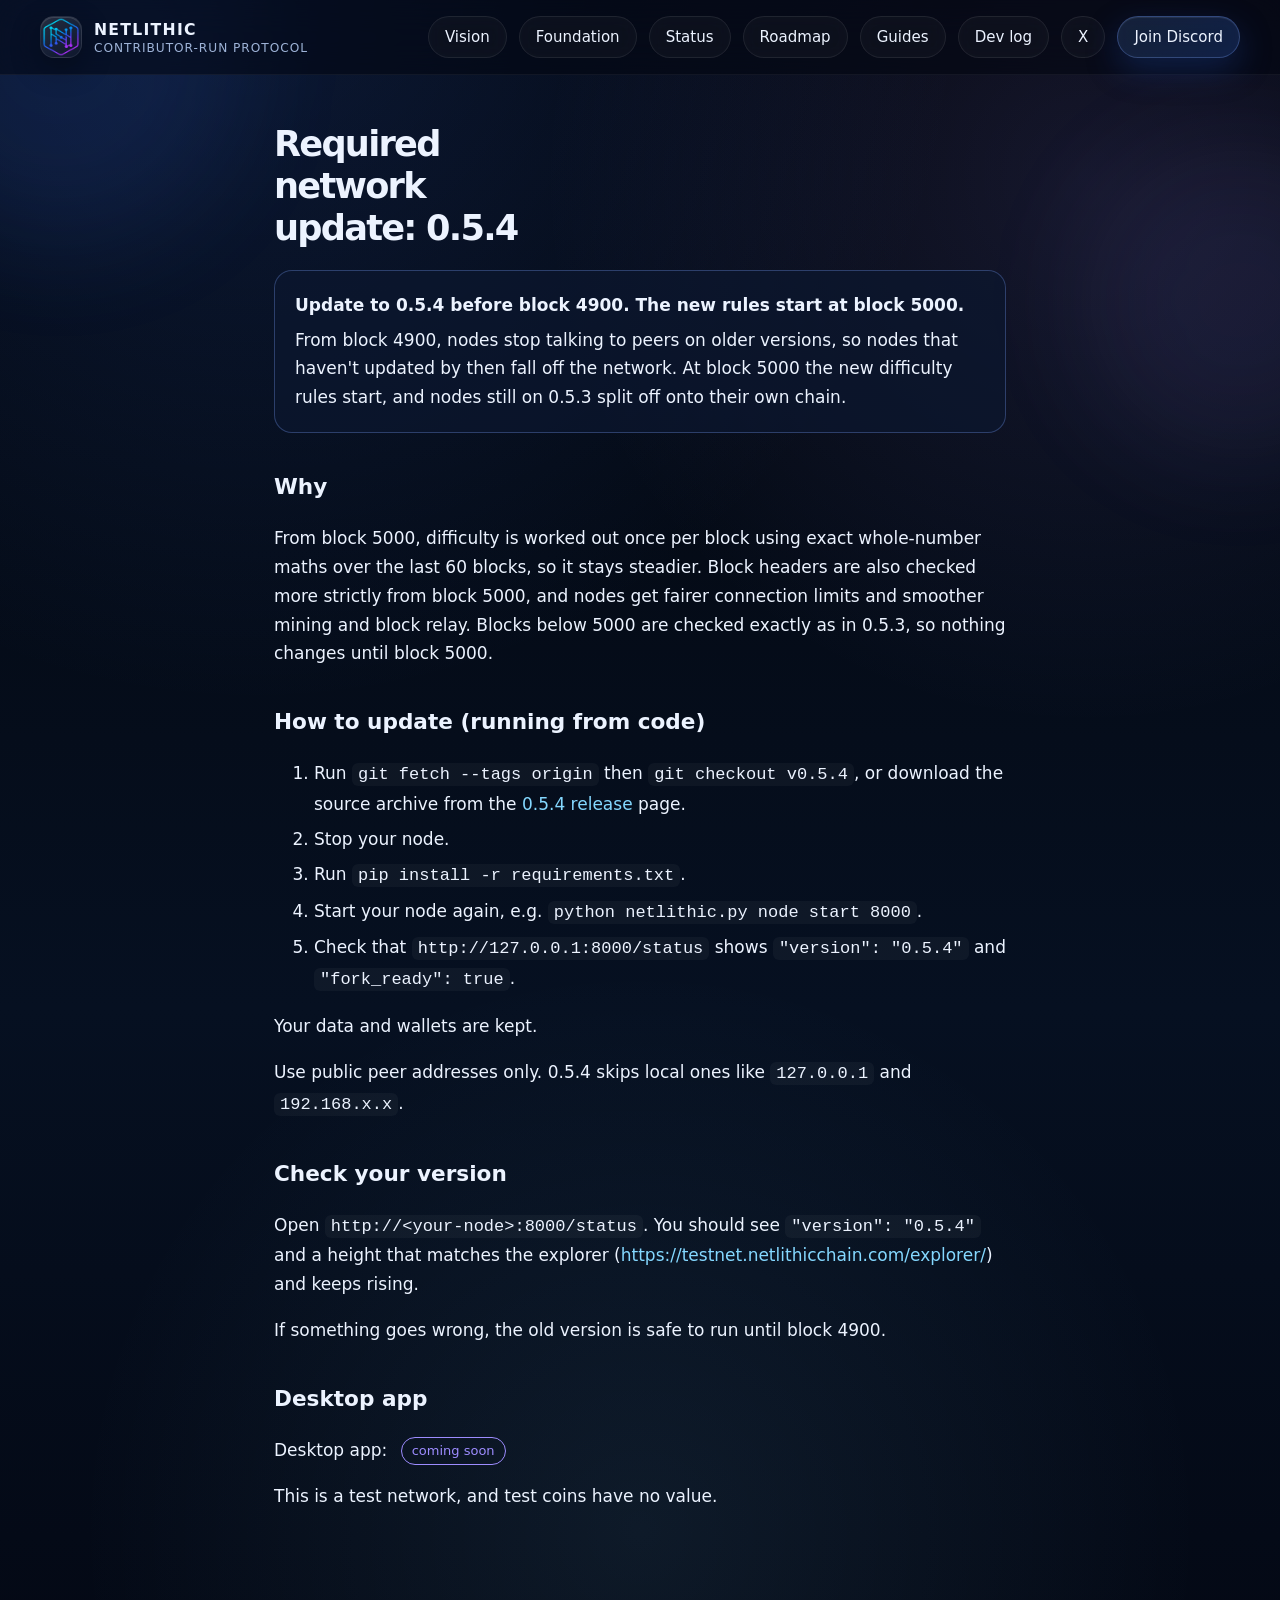
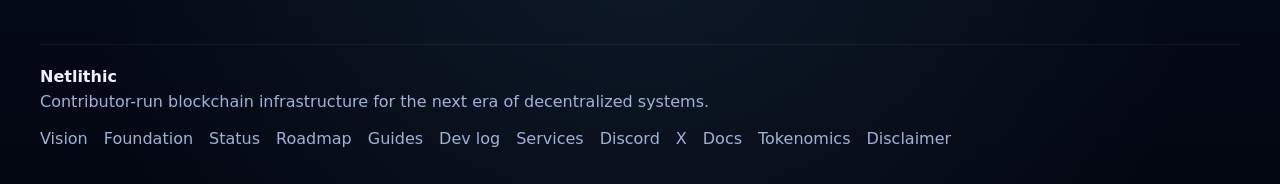
<file: update/index.html>
<!DOCTYPE html>
<html lang="en">
<head>
  <meta charset="UTF-8" />
  <meta name="viewport" content="width=device-width, initial-scale=1.0" />
  <title>Required update: 0.5.4 | Netlithic</title>
  <meta name="description" content="Update to 0.5.4 before testnet block 4900. The new rules start at block 5000." />
  <link rel="canonical" href="https://netlithicchain.com/update/" />
  <meta property="og:title" content="Required network update | Netlithic" />
  <meta property="og:description" content="Update to 0.5.4 before testnet block 4900. The new rules start at block 5000." />
  <meta property="og:url" content="https://netlithicchain.com/update/" />
  <meta property="og:image" content="https://netlithicchain.com/og-image.png" />
  <meta name="twitter:card" content="summary_large_image" />
  <meta name="twitter:site" content="@netlithicchain" />
  <link rel="icon" href="/favicon.ico" sizes="any" />
  <link rel="apple-touch-icon" href="/apple-touch-icon.png" />
  <style>
    :root {
      --bg: #030712;
      --bg-2: #071120;
      --bg-3: #0b1730;
      --panel: rgba(12, 23, 47, 0.7);
      --panel-strong: rgba(14, 27, 56, 0.9);
      --panel-soft: rgba(255, 255, 255, 0.04);
      --line: rgba(122, 162, 255, 0.16);
      --line-strong: rgba(122, 162, 255, 0.3);
      --text: #ecf3ff;
      --muted: #9eb3d7;
      --muted-2: #7f96bf;
      --blue: #6da7ff;
      --blue-2: #3d7bff;
      --cyan: #84d8ff;
      --violet: #9d8cff;
      --success: #99e6ff;
      --glow: rgba(82, 141, 255, 0.34);
      --glow-2: rgba(133, 197, 255, 0.16);
      --shadow: 0 24px 70px rgba(0, 0, 0, 0.45);
      --radius: 24px;
      --radius-sm: 18px;
      --max: 1200px;
    }

    * {
      box-sizing: border-box;
    }

    html {
      scroll-behavior: smooth;
    }

    body {
      margin: 0;
      font-family: Inter, ui-sans-serif, system-ui, -apple-system, BlinkMacSystemFont, "Segoe UI", sans-serif;
      color: var(--text);
      background:
        radial-gradient(circle at 20% 0%, rgba(61, 123, 255, 0.16), transparent 34%),
        radial-gradient(circle at 85% 10%, rgba(157, 140, 255, 0.12), transparent 28%),
        radial-gradient(circle at 50% 85%, rgba(132, 216, 255, 0.08), transparent 34%),
        linear-gradient(180deg, #02050c 0%, #040a15 26%, #061021 56%, #030712 100%);
      min-height: 100vh;
      overflow-x: hidden;
    }

    body::before,
    body::after {
      content: "";
      position: fixed;
      inset: auto;
      pointer-events: none;
      z-index: -2;
      filter: blur(60px);
      opacity: 0.7;
    }

    body::before {
      top: -120px;
      left: -120px;
      width: 360px;
      height: 360px;
      background: rgba(61, 123, 255, 0.18);
      border-radius: 50%;
      animation: driftOne 18s ease-in-out infinite;
    }

    body::after {
      right: -120px;
      top: 140px;
      width: 320px;
      height: 320px;
      background: rgba(157, 140, 255, 0.12);
      border-radius: 50%;
      animation: driftTwo 22s ease-in-out infinite;
    }

    @keyframes driftOne {
      0%, 100% { transform: translate(0, 0) scale(1); }
      50% { transform: translate(40px, 30px) scale(1.08); }
    }

    @keyframes driftTwo {
      0%, 100% { transform: translate(0, 0) scale(1); }
      50% { transform: translate(-30px, 35px) scale(1.1); }
    }

    a {
      color: inherit;
      text-decoration: none;
    }

    img {
      max-width: 100%;
      display: block;
    }

    .container {
      width: min(var(--max), calc(100% - 40px));
      margin: 0 auto;
    }

    .grid-overlay {
      position: fixed;
      inset: 0;
      pointer-events: none;
      background-image:
        linear-gradient(rgba(255,255,255,0.03) 1px, transparent 1px),
        linear-gradient(90deg, rgba(255,255,255,0.03) 1px, transparent 1px);
      background-size: 44px 44px;
      mask-image: radial-gradient(circle at center, black 35%, transparent 85%);
      opacity: 0.18;
      z-index: -3;
    }

    .noise {
      position: fixed;
      inset: 0;
      pointer-events: none;
      opacity: 0.06;
      z-index: -1;
      background-image:
        radial-gradient(circle at 25% 25%, rgba(255,255,255,0.7) 0.5px, transparent 0.6px),
        radial-gradient(circle at 75% 75%, rgba(255,255,255,0.55) 0.5px, transparent 0.6px);
      background-size: 24px 24px, 28px 28px;
      mix-blend-mode: screen;
    }

    .topbar {
      position: sticky;
      top: 0;
      z-index: 50;
      backdrop-filter: blur(18px);
      background: rgba(3, 7, 18, 0.55);
      border-bottom: 1px solid rgba(255,255,255,0.05);
    }

    .nav {
      display: flex;
      align-items: center;
      justify-content: space-between;
      gap: 18px;
      padding: 16px 0;
    }

    .brand {
      display: flex;
      align-items: center;
      gap: 12px;
      min-width: 0;
    }

    .brand-badge {
      width: 42px;
      height: 42px;
      border-radius: 14px;
      overflow: hidden;
      background:
        linear-gradient(145deg, rgba(255,255,255,0.12), rgba(255,255,255,0.03));
      border: 1px solid rgba(255,255,255,0.08);
      box-shadow:
        inset 0 1px 0 rgba(255,255,255,0.12),
        0 10px 30px rgba(0,0,0,0.3);
      display: grid;
      place-items: center;
      flex-shrink: 0;
    }

    .brand-badge img {
      width: 100%;
      height: 100%;
      object-fit: cover;
    }

    .brand-text {
      display: flex;
      flex-direction: column;
      gap: 2px;
      min-width: 0;
    }

    .brand-text strong {
      font-size: 0.98rem;
      letter-spacing: 0.08em;
      text-transform: uppercase;
    }

    .brand-text span {
      font-size: 0.76rem;
      color: var(--muted);
      letter-spacing: 0.08em;
      text-transform: uppercase;
      white-space: nowrap;
    }

    .nav-links {
      display: flex;
      align-items: center;
      gap: 12px;
      flex-wrap: wrap;
      justify-content: flex-end;
    }

    .pill-link,
    .button {
      border: 1px solid rgba(255,255,255,0.08);
      background: rgba(255,255,255,0.04);
      color: var(--text);
      padding: 11px 16px;
      border-radius: 999px;
      transition: transform 0.25s ease, border-color 0.25s ease, background 0.25s ease, box-shadow 0.25s ease;
      font-size: 0.94rem;
      display: inline-flex;
      align-items: center;
      gap: 9px;
      backdrop-filter: blur(10px);
    }

    .pill-link:hover,
    .button:hover {
      transform: translateY(-1px);
      border-color: rgba(122, 162, 255, 0.38);
      background: rgba(255,255,255,0.06);
      box-shadow: 0 10px 28px rgba(7, 17, 32, 0.42);
    }

    .button.primary {
      background: linear-gradient(135deg, rgba(109, 167, 255, 0.16), rgba(61, 123, 255, 0.22));
      border-color: rgba(122, 162, 255, 0.3);
      box-shadow:
        inset 0 1px 0 rgba(255,255,255,0.08),
        0 12px 32px rgba(28, 69, 159, 0.35);
    }

    .button.primary:hover {
      box-shadow:
        inset 0 1px 0 rgba(255,255,255,0.1),
        0 16px 42px rgba(28, 69, 159, 0.45);
    }

    .hero {
      position: relative;
      padding: 72px 0 52px;
    }

    .hero-wrap {
      display: grid;
      grid-template-columns: 1.25fr 0.95fr;
      gap: 28px;
      align-items: stretch;
    }

    .hero-card,
    .panel {
      position: relative;
      border: 1px solid var(--line);
      background:
        linear-gradient(180deg, rgba(13, 24, 49, 0.88), rgba(7, 14, 28, 0.8));
      border-radius: 30px;
      box-shadow: var(--shadow);
      overflow: hidden;
    }

    .hero-card::before,
    .panel::before {
      content: "";
      position: absolute;
      inset: 0;
      background:
        linear-gradient(135deg, rgba(255,255,255,0.09), transparent 24%, transparent 72%, rgba(255,255,255,0.03));
      pointer-events: none;
    }

    .hero-card::after {
      content: "";
      position: absolute;
      top: -120px;
      right: -120px;
      width: 300px;
      height: 300px;
      border-radius: 50%;
      background: radial-gradient(circle, rgba(109, 167, 255, 0.18), transparent 66%);
      pointer-events: none;
    }

    .hero-inner {
      padding: 34px;
      position: relative;
      z-index: 1;
    }

    .eyebrow {
      display: inline-flex;
      align-items: center;
      gap: 10px;
      color: var(--success);
      font-size: 0.8rem;
      letter-spacing: 0.16em;
      text-transform: uppercase;
      padding: 10px 14px;
      border-radius: 999px;
      border: 1px solid rgba(132, 216, 255, 0.18);
      background: rgba(132, 216, 255, 0.06);
      margin-bottom: 20px;
      box-shadow: inset 0 1px 0 rgba(255,255,255,0.06);
    }

    .eyebrow-dot {
      width: 8px;
      height: 8px;
      border-radius: 50%;
      background: var(--cyan);
      box-shadow: 0 0 16px rgba(132, 216, 255, 0.75);
      animation: pulse 2s infinite ease-in-out;
    }

    @keyframes pulse {
      0%, 100% { transform: scale(1); opacity: 0.9; }
      50% { transform: scale(1.2); opacity: 1; }
    }

    h1 {
      margin: 0;
      font-size: clamp(2.9rem, 5vw, 5.25rem);
      line-height: 0.96;
      letter-spacing: -0.05em;
      max-width: 12ch;
    }

    .gradient-text {
      background: linear-gradient(180deg, #ffffff 0%, #cfe1ff 45%, #8fbcff 100%);
      -webkit-background-clip: text;
      background-clip: text;
      color: transparent;
    }

    .hero-copy {
      margin-top: 20px;
      max-width: 62ch;
      font-size: 1.05rem;
      line-height: 1.75;
      color: var(--muted);
    }

    .hero-actions {
      display: flex;
      gap: 14px;
      flex-wrap: wrap;
      margin-top: 28px;
    }

    .hero-stats {
      display: grid;
      grid-template-columns: repeat(3, 1fr);
      gap: 14px;
      margin-top: 28px;
    }

    .stat-card {
      position: relative;
      padding: 18px 16px;
      border-radius: 22px;
      border: 1px solid rgba(255,255,255,0.08);
      background: linear-gradient(180deg, rgba(255,255,255,0.06), rgba(255,255,255,0.03));
      overflow: hidden;
    }

    .stat-card::after {
      content: "";
      position: absolute;
      inset: auto -20% -60% auto;
      width: 160px;
      height: 160px;
      background: radial-gradient(circle, rgba(122, 162, 255, 0.14), transparent 70%);
      pointer-events: none;
    }

    .stat-label {
      color: var(--muted-2);
      font-size: 0.77rem;
      text-transform: uppercase;
      letter-spacing: 0.12em;
      margin-bottom: 8px;
    }

    .stat-value {
      font-size: 1.35rem;
      font-weight: 700;
      letter-spacing: -0.03em;
      margin-bottom: 8px;
    }

    .stat-text {
      color: var(--muted);
      font-size: 0.9rem;
      line-height: 1.55;
    }

    .hero-side {
      display: grid;
      gap: 18px;
    }

    .signal-stack {
      padding: 26px;
      min-height: 100%;
      display: flex;
      flex-direction: column;
      justify-content: space-between;
      gap: 22px;
    }

    .signal-header h2 {
      margin: 0 0 12px;
      font-size: 1.55rem;
      letter-spacing: -0.03em;
    }

    .signal-header p {
      margin: 0;
      color: var(--muted);
      line-height: 1.75;
      font-size: 0.98rem;
    }

    .signal-list {
      display: grid;
      gap: 14px;
    }

    .signal-item {
      display: grid;
      grid-template-columns: auto 1fr;
      gap: 14px;
      align-items: start;
      padding: 15px 14px;
      border-radius: 18px;
      border: 1px solid rgba(255,255,255,0.08);
      background: rgba(255,255,255,0.04);
    }

    .signal-icon {
      width: 38px;
      height: 38px;
      border-radius: 12px;
      display: grid;
      place-items: center;
      font-size: 1rem;
      color: var(--cyan);
      background: rgba(132, 216, 255, 0.08);
      border: 1px solid rgba(132, 216, 255, 0.16);
      box-shadow: inset 0 1px 0 rgba(255,255,255,0.08);
    }

    .signal-item strong {
      display: block;
      margin-bottom: 4px;
      font-size: 0.98rem;
    }

    .signal-item span {
      color: var(--muted);
      line-height: 1.6;
      font-size: 0.92rem;
    }

    .mini-status {
      display: grid;
      grid-template-columns: repeat(2, 1fr);
      gap: 14px;
    }

    .mini-panel {
      padding: 16px;
      border-radius: 20px;
      background: rgba(255,255,255,0.04);
      border: 1px solid rgba(255,255,255,0.08);
    }

    .mini-panel .kicker {
      font-size: 0.76rem;
      color: var(--muted-2);
      text-transform: uppercase;
      letter-spacing: 0.12em;
      margin-bottom: 8px;
    }

    .mini-panel .value {
      font-size: 1.05rem;
      font-weight: 700;
      margin-bottom: 8px;
    }

    .mini-panel p {
      margin: 0;
      color: var(--muted);
      font-size: 0.9rem;
      line-height: 1.6;
    }

    section {
      padding: 34px 0;
    }

    .section-head {
      display: grid;
      grid-template-columns: 1fr auto;
      gap: 20px;
      align-items: end;
      margin-bottom: 22px;
    }

    .section-head .title-wrap {
      max-width: 760px;
    }

    .section-kicker {
      font-size: 0.8rem;
      text-transform: uppercase;
      letter-spacing: 0.16em;
      color: var(--success);
      margin-bottom: 10px;
    }

    .section-head h2 {
      margin: 0 0 10px;
      font-size: clamp(2rem, 3vw, 3rem);
      letter-spacing: -0.04em;
      line-height: 1.05;
    }

    .section-head p {
      margin: 0;
      color: var(--muted);
      line-height: 1.75;
      font-size: 1rem;
    }

    .tag {
      border: 1px solid rgba(255,255,255,0.08);
      background: rgba(255,255,255,0.04);
      color: var(--muted);
      border-radius: 999px;
      padding: 10px 14px;
      font-size: 0.88rem;
      white-space: nowrap;
      align-self: start;
    }

    .vision-grid,
    .principles-grid,
    .status-grid,
    .activity-grid,
    .roadmap-grid,
    .cta-grid {
      display: grid;
      gap: 18px;
    }

    .vision-grid {
      grid-template-columns: 1.15fr 0.85fr;
    }

    .principles-grid,
    .status-grid,
    .activity-grid,
    .roadmap-grid {
      grid-template-columns: repeat(3, 1fr);
    }

    .card {
      position: relative;
      border: 1px solid var(--line);
      border-radius: 26px;
      padding: 24px;
      background:
        linear-gradient(180deg, rgba(12, 23, 47, 0.82), rgba(7, 14, 28, 0.76));
      box-shadow: var(--shadow);
      overflow: hidden;
    }

    .card::after {
      content: "";
      position: absolute;
      inset: auto -20% -40% auto;
      width: 220px;
      height: 220px;
      background: radial-gradient(circle, rgba(109, 167, 255, 0.12), transparent 68%);
      pointer-events: none;
    }

    .card h3 {
      margin: 0 0 12px;
      font-size: 1.2rem;
      letter-spacing: -0.03em;
    }

    .card p,
    .card li {
      color: var(--muted);
      line-height: 1.75;
      font-size: 0.97rem;
    }

    .card p:last-child {
      margin-bottom: 0;
    }

    .card ul {
      margin: 14px 0 0;
      padding-left: 18px;
    }

    .feature-list {
      display: grid;
      gap: 14px;
    }

    .feature-row {
      display: grid;
      grid-template-columns: auto 1fr;
      gap: 14px;
      align-items: start;
      padding: 14px 0;
      border-bottom: 1px solid rgba(255,255,255,0.06);
    }

    .feature-row:last-child {
      border-bottom: none;
      padding-bottom: 0;
    }

    .feature-bullet {
      width: 12px;
      height: 12px;
      border-radius: 50%;
      margin-top: 6px;
      background: linear-gradient(135deg, var(--cyan), var(--blue));
      box-shadow: 0 0 18px rgba(132, 216, 255, 0.45);
    }

    .feature-row strong {
      display: block;
      margin-bottom: 5px;
      font-size: 0.97rem;
    }

    .feature-row span {
      color: var(--muted);
      line-height: 1.65;
      font-size: 0.94rem;
    }

    .status-card .badge,
    .activity-card .badge,
    .roadmap-card .badge {
      display: inline-flex;
      align-items: center;
      gap: 8px;
      margin-bottom: 14px;
      padding: 8px 12px;
      border-radius: 999px;
      font-size: 0.75rem;
      text-transform: uppercase;
      letter-spacing: 0.12em;
      background: rgba(132, 216, 255, 0.07);
      color: var(--success);
      border: 1px solid rgba(132, 216, 255, 0.16);
    }

    .roadmap-card .step {
      font-size: 2rem;
      font-weight: 800;
      letter-spacing: -0.06em;
      color: rgba(255,255,255,0.14);
      margin-bottom: 10px;
    }

    .activity-card strong,
    .status-card strong,
    .roadmap-card strong {
      display: block;
      font-size: 1.04rem;
      margin-bottom: 8px;
      letter-spacing: -0.02em;
    }

    .split-panel {
      display: grid;
      grid-template-columns: 1fr 1fr;
      gap: 18px;
    }

    .inline-links {
      display: flex;
      gap: 12px;
      flex-wrap: wrap;
      margin-top: 18px;
    }

    .link-chip {
      display: inline-flex;
      align-items: center;
      gap: 9px;
      padding: 11px 14px;
      border-radius: 999px;
      border: 1px solid rgba(255,255,255,0.08);
      background: rgba(255,255,255,0.04);
      color: var(--text);
      font-size: 0.92rem;
      transition: transform 0.25s ease, border-color 0.25s ease, background 0.25s ease;
    }

    .link-chip:hover {
      transform: translateY(-1px);
      border-color: rgba(122, 162, 255, 0.34);
      background: rgba(255,255,255,0.06);
    }

    .cta-shell {
      position: relative;
      overflow: hidden;
      border-radius: 32px;
      border: 1px solid rgba(122, 162, 255, 0.18);
      background:
        radial-gradient(circle at top right, rgba(157, 140, 255, 0.14), transparent 28%),
        radial-gradient(circle at left center, rgba(132, 216, 255, 0.1), transparent 30%),
        linear-gradient(180deg, rgba(14, 28, 56, 0.94), rgba(7, 14, 28, 0.88));
      box-shadow: var(--shadow);
    }

    .cta-shell::before {
      content: "";
      position: absolute;
      inset: 0;
      background:
        linear-gradient(135deg, rgba(255,255,255,0.08), transparent 24%, transparent 76%, rgba(255,255,255,0.02));
      pointer-events: none;
    }

    .cta-grid {
      grid-template-columns: 1.1fr 0.9fr;
      align-items: center;
      padding: 34px;
    }

    .cta-grid h2 {
      margin: 0 0 12px;
      font-size: clamp(2.2rem, 4vw, 3.5rem);
      letter-spacing: -0.05em;
      line-height: 0.98;
      max-width: 12ch;
    }

    .cta-grid p {
      margin: 0;
      color: var(--muted);
      line-height: 1.8;
      max-width: 60ch;
      font-size: 1rem;
    }

    .cta-actions {
      display: flex;
      flex-wrap: wrap;
      gap: 14px;
      justify-content: flex-end;
      align-items: center;
    }

    footer {
      padding: 36px 0 52px;
      color: var(--muted);
    }

    .footer-inner {
      display: flex;
      justify-content: space-between;
      gap: 18px;
      align-items: center;
      flex-wrap: wrap;
      border-top: 1px solid rgba(255,255,255,0.06);
      padding-top: 22px;
    }

    .footer-links {
      display: flex;
      gap: 16px;
      flex-wrap: wrap;
    }

    .footer-links a:hover {
      color: var(--text);
    }

    .reveal {
      opacity: 0;
      transform: translateY(18px);
      transition: opacity 0.8s ease, transform 0.8s ease;
    }

    .reveal.visible {
      opacity: 1;
      transform: translateY(0);
    }

    @media (max-width: 1120px) {
      .hero-wrap,
      .vision-grid,
      .cta-grid,
      .split-panel {
        grid-template-columns: 1fr;
      }

      .principles-grid,
      .status-grid,
      .activity-grid,
      .roadmap-grid {
        grid-template-columns: repeat(2, 1fr);
      }

      .cta-actions {
        justify-content: flex-start;
      }

      .section-head {
        grid-template-columns: 1fr;
        align-items: start;
      }
    }

    @media (max-width: 760px) {
      .container {
        width: min(var(--max), calc(100% - 24px));
      }

      .nav {
        padding: 14px 0;
      }

      .nav-links {
        gap: 10px;
      }

      .pill-link,
      .button {
        padding: 10px 14px;
        font-size: 0.9rem;
      }

      .hero {
        padding-top: 48px;
      }

      .hero-inner,
      .signal-stack,
      .card,
      .cta-grid {
        padding: 22px;
      }

      .hero-stats,
      .mini-status,
      .principles-grid,
      .status-grid,
      .activity-grid,
      .roadmap-grid {
        grid-template-columns: 1fr;
      }

      h1 {
        max-width: none;
      }

      .cta-grid h2 {
        max-width: none;
      }

      .footer-inner {
        align-items: flex-start;
        flex-direction: column;
      }
    }
  </style>
  <style>
.guide{max-width:780px;margin:0 auto;padding:48px 24px 80px;line-height:1.7;font-size:17px}
.guide h1{font-size:2.2rem;line-height:1.2;margin:0 0 20px}.guide h2{margin-top:36px;font-size:1.35rem}
.guide a{color:var(--cyan)}.guide blockquote{margin:20px 0;padding:14px 20px;border:1px solid var(--line-strong);border-radius:var(--radius-sm);background:var(--panel)}
.guide blockquote p{margin:6px 0}.guide li{margin:6px 0}.guide code{background:var(--panel-soft);padding:2px 6px;border-radius:6px}
.guide .crumbs{font-size:14px;color:var(--muted);margin-bottom:18px}.guide .pager{display:flex;justify-content:space-between;gap:12px;margin-top:48px;border-top:1px solid var(--line);padding-top:20px}
.guide ol.cards{list-style:none;padding:0;display:grid;gap:14px}.guide ol.cards a{display:block;padding:18px 22px;border:1px solid var(--line);border-radius:var(--radius-sm);background:var(--panel);text-decoration:none;color:var(--text);font-weight:600}
.guide ol.cards a:hover{border-color:var(--line-strong)}.guide ol.cards span{color:var(--muted);font-weight:400;margin-right:10px}
.soon{display:inline-block;font-size:13px;padding:2px 10px;border-radius:999px;border:1px solid var(--violet);color:var(--violet);margin-left:8px;vertical-align:middle}
</style>
</head>
<body>
  <header class="topbar">
    <div class="container">
      <nav class="nav">
        <a href="/" class="brand" aria-label="Netlithic home">
          <div class="brand-badge">
            <img src="/brand-badge.png" alt="Netlithic logo" width="42" height="42" />
          </div>
          <div class="brand-text">
            <strong>Netlithic</strong>
            <span>Contributor-Run Protocol</span>
          </div>
        </a>

        <div class="nav-links">
          <a class="pill-link" href="/#vision">Vision</a>
          <a class="pill-link" href="/#foundation">Foundation</a>
          <a class="pill-link" href="/#status">Status</a>
          <a class="pill-link" href="/#roadmap">Roadmap</a>
          <a class="pill-link" href="/guides/">Guides</a>
          <a class="pill-link" href="/devlog/">Dev log</a>
          <a class="button" href="https://x.com/netlithicchain" target="_blank" rel="noopener noreferrer">X</a>
          <a class="button primary" href="https://discord.gg/Mu5r62GExn" target="_blank" rel="noopener noreferrer">Join Discord</a>
        </div>
      </nav>
    </div>
  </header>
  <main class="guide">
<h1>Required network update: 0.5.4</h1>
<blockquote>
<p><strong>Update to 0.5.4 before block 4900. The new rules start at block 5000.</strong></p>
<p>From block 4900, nodes stop talking to peers on older versions, so nodes that haven't updated by then fall off the network. At block 5000 the new difficulty rules start, and nodes still on 0.5.3 split off onto their own chain.</p>
</blockquote>
<h2>Why</h2>
<p>From block 5000, difficulty is worked out once per block using exact whole-number maths over the last 60 blocks, so it stays steadier. Block headers are also checked more strictly from block 5000, and nodes get fairer connection limits and smoother mining and block relay. Blocks below 5000 are checked exactly as in 0.5.3, so nothing changes until block 5000.</p>
<h2>How to update (running from code)</h2>
<ol>
<li>Run <code>git fetch --tags origin</code> then <code>git checkout v0.5.4</code>, or download the source archive from the <a href="https://github.com/Netlithicchain/netlithic-testnet/releases/tag/v0.5.4">0.5.4 release</a> page.</li>
<li>Stop your node.</li>
<li>Run <code>pip install -r requirements.txt</code>.</li>
<li>Start your node again, e.g. <code>python netlithic.py node start 8000</code>.</li>
<li>Check that <code>http://127.0.0.1:8000/status</code> shows <code>"version": "0.5.4"</code> and <code>"fork_ready": true</code>.</li>
</ol>
<p>Your data and wallets are kept.</p>
<p>Use public peer addresses only. 0.5.4 skips local ones like <code>127.0.0.1</code> and <code>192.168.x.x</code>.</p>
<h2>Check your version</h2>
<p>Open <code>http://&lt;your-node&gt;:8000/status</code>. You should see <code>"version": "0.5.4"</code> and a height that matches the explorer (<a href="https://testnet.netlithicchain.com/explorer/">https://testnet.netlithicchain.com/explorer/</a>) and keeps rising.</p>
<p>If something goes wrong, the old version is safe to run until block 4900.</p>
<h2>Desktop app</h2>
<p>Desktop app: <span class="soon">coming soon</span></p>
<p>This is a test network, and test coins have no value.</p>
</main>
  <footer>
    <div class="container">
      <div class="footer-inner">
        <div>
          <strong style="display:block; color: var(--text); margin-bottom: 6px;">Netlithic</strong>
          <span>Contributor-run blockchain infrastructure for the next era of decentralized systems.</span>
        </div>

        <div class="footer-links">
          <a href="/#vision">Vision</a>
          <a href="/#foundation">Foundation</a>
          <a href="/#status">Status</a>
          <a href="/#roadmap">Roadmap</a>
          <a href="/guides/">Guides</a>
          <a href="/devlog/">Dev log</a>
          <a href="/services/">Services</a>
          <a href="https://discord.gg/Mu5r62GExn" target="_blank" rel="noopener noreferrer">Discord</a>
          <a href="https://x.com/netlithicchain" target="_blank" rel="noopener noreferrer">X</a>
          <a href="https://github.com/Netlithicchain/Netlithic/tree/main/docs" target="_blank" rel="noopener noreferrer">Docs</a>
          <a href="https://github.com/Netlithicchain/Netlithic/blob/main/docs/Tokenomics.md" target="_blank" rel="noopener noreferrer">Tokenomics</a>
          <a href="https://github.com/Netlithicchain/Netlithic/blob/main/DISCLAIMER.md" target="_blank" rel="noopener noreferrer">Disclaimer</a>
        </div>
      </div>
    </div>
  </footer>
</body>
</html>
</file>
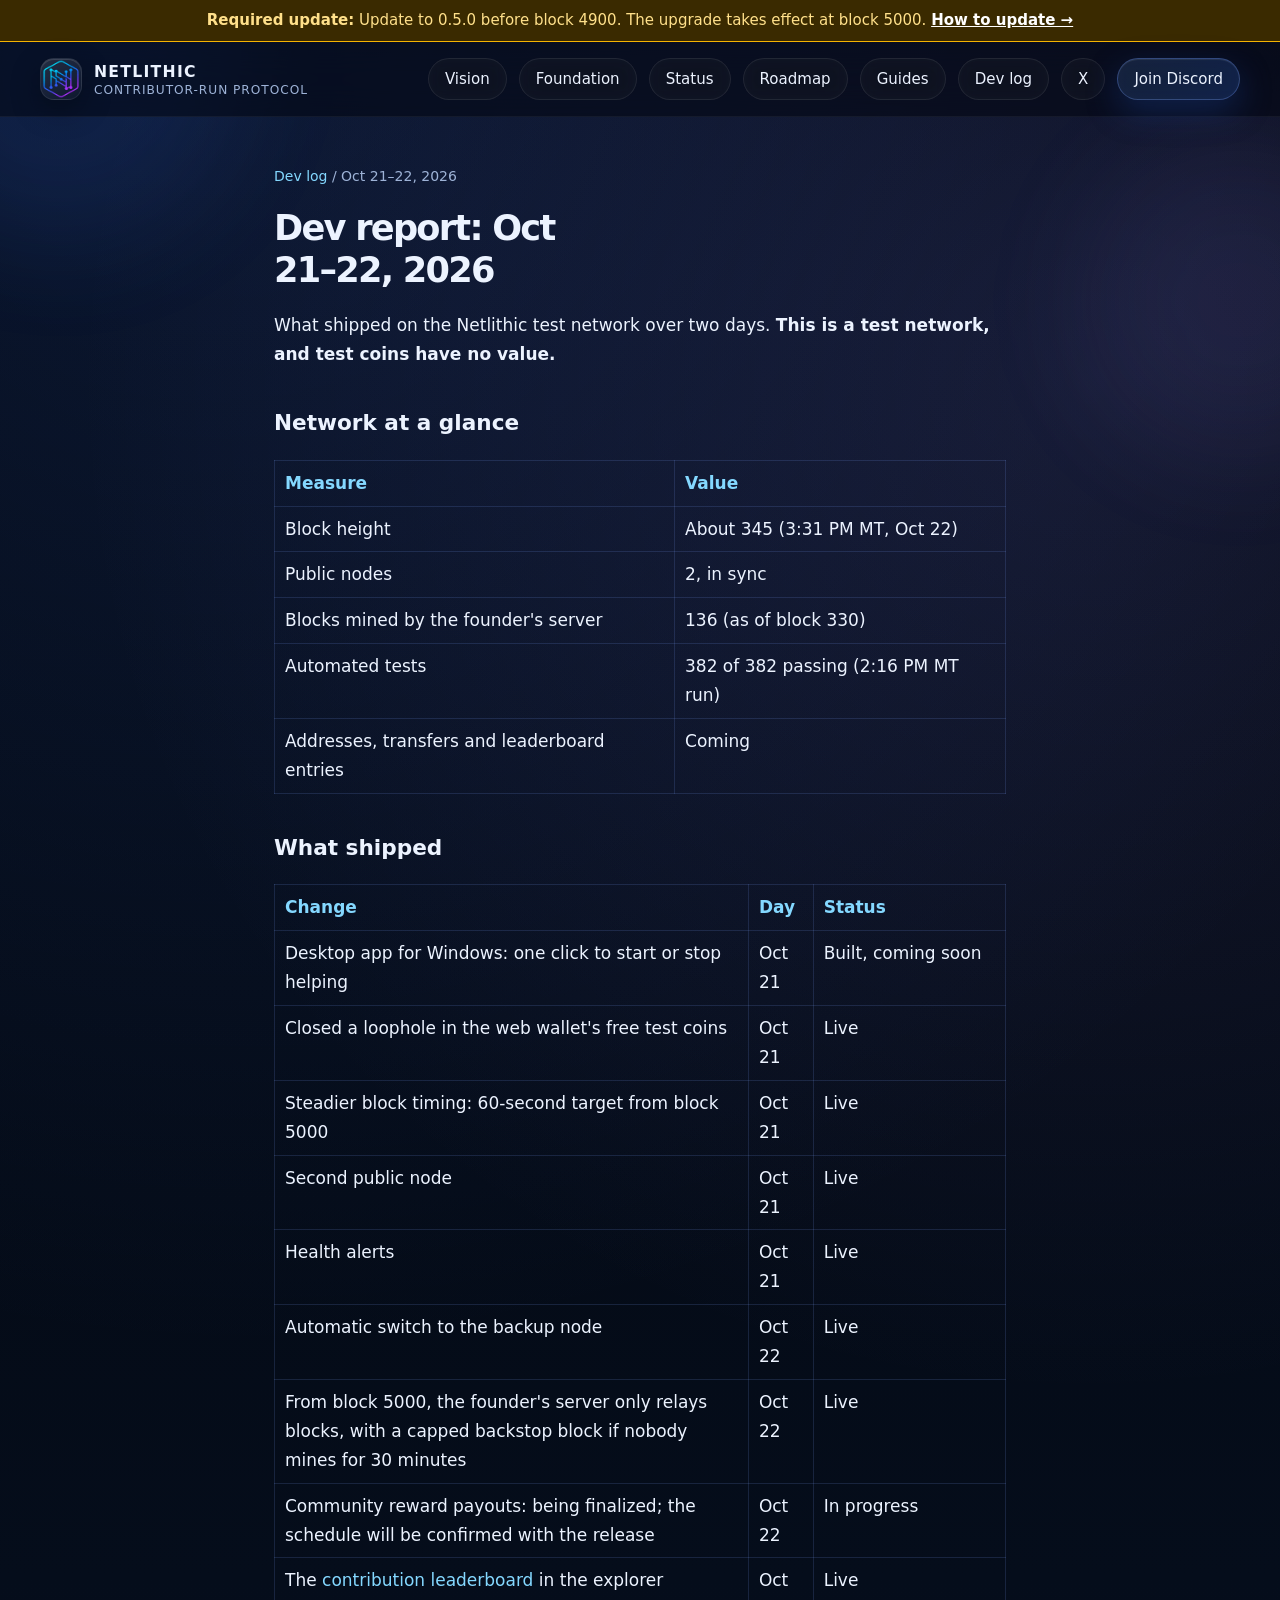
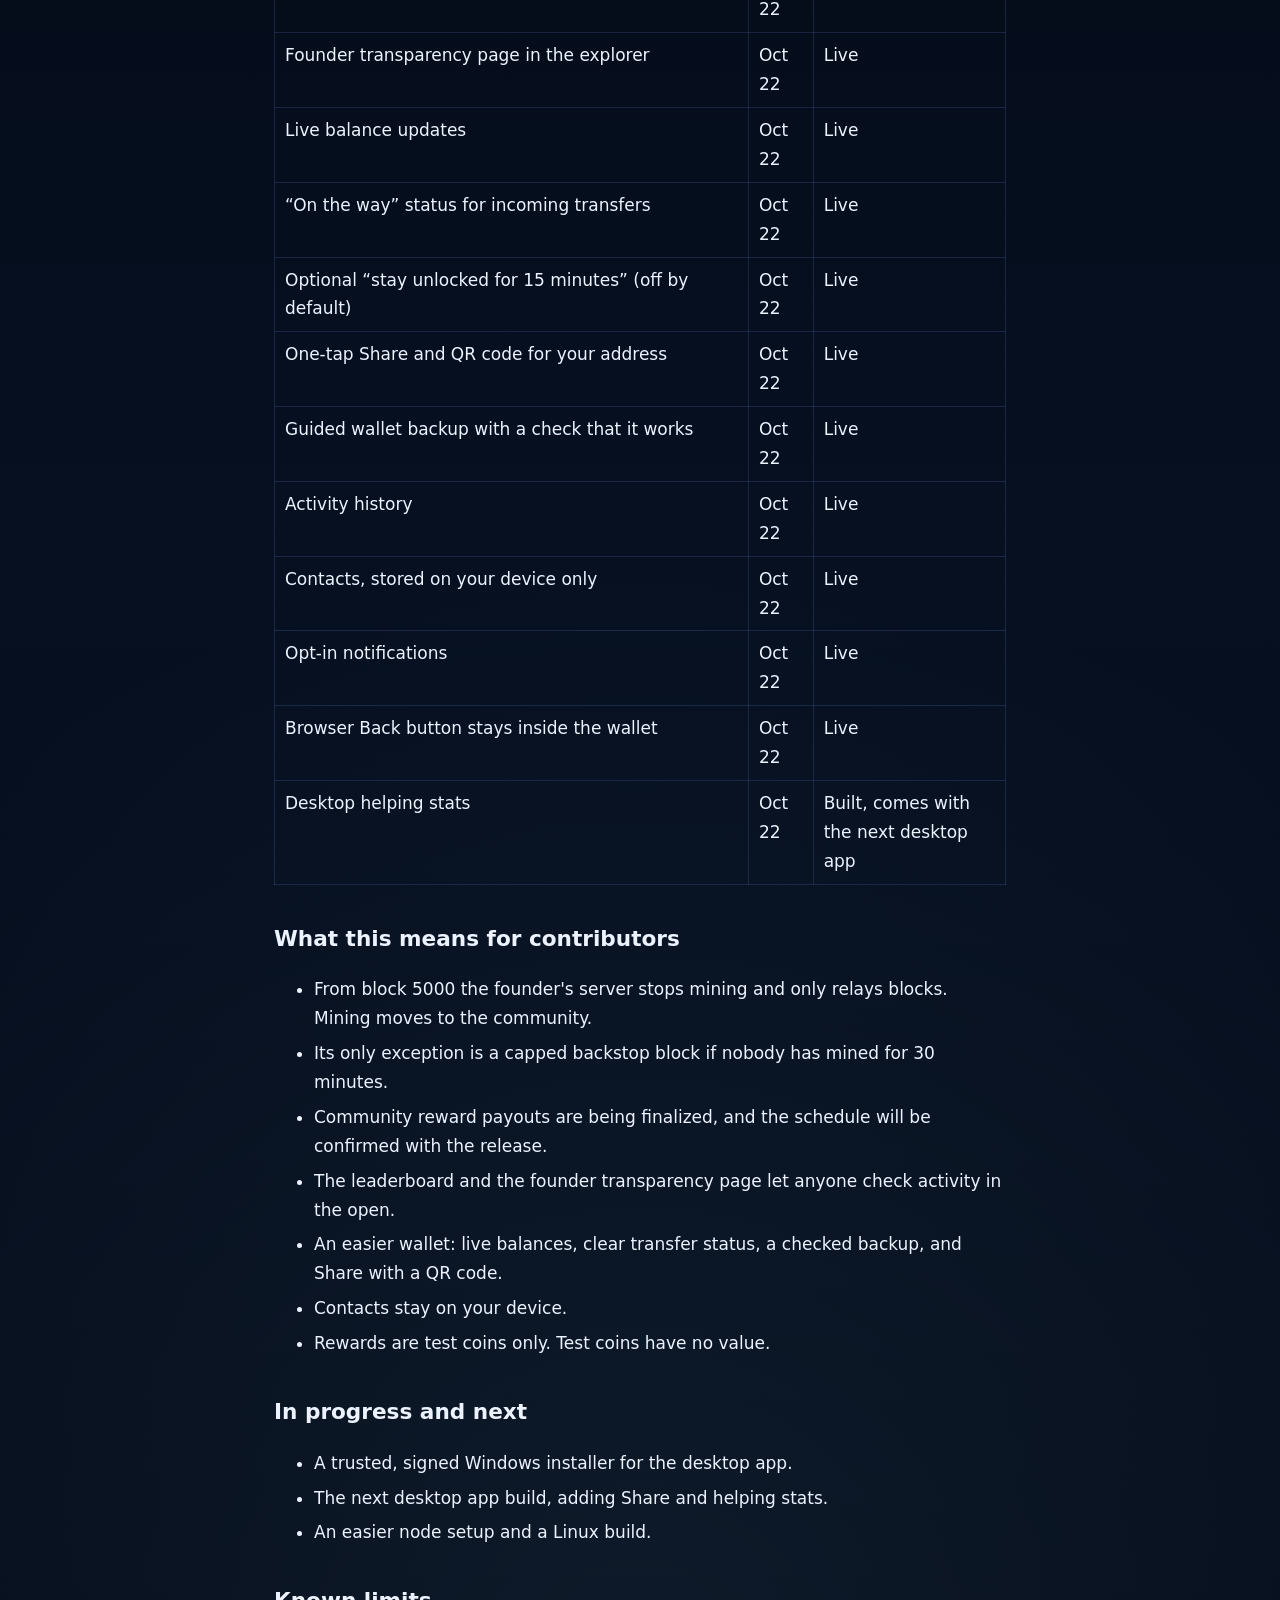
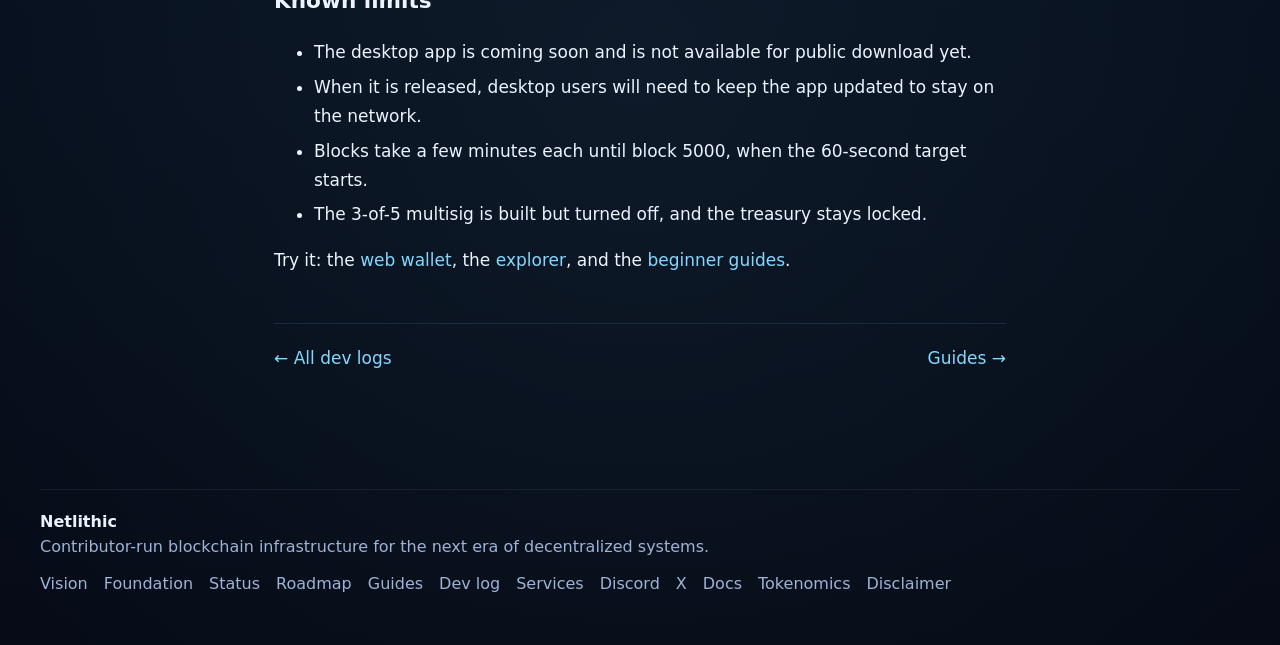
<file: devlog/2026-10-22/index.html>
<!DOCTYPE html>
<html lang="en">
<head>
  <meta charset="UTF-8" />
  <meta name="viewport" content="width=device-width, initial-scale=1.0" />
  <title>Dev report: Oct 21–22, 2026 | Netlithic Dev log</title>
  <meta name="description" content="What shipped on the Netlithic test network, Oct 21–22, 2026. Test coins have no value." />
  <link rel="canonical" href="https://netlithicchain.com/devlog/2026-10-22/" />
  <meta property="og:title" content="Dev report: Oct 21–22, 2026 | Netlithic Dev log" />
  <meta property="og:description" content="What shipped on the Netlithic test network, Oct 21–22, 2026. Test coins have no value." />
  <meta property="og:url" content="https://netlithicchain.com/devlog/2026-10-22/" />
  <meta property="og:image" content="https://netlithicchain.com/og-image.png" />
  <meta name="twitter:card" content="summary_large_image" />
  <meta name="twitter:site" content="@netlithicchain" />
  <link rel="icon" href="/favicon.ico" sizes="any" />
  <link rel="apple-touch-icon" href="/apple-touch-icon.png" />
  <style>
    :root {
      --bg: #030712;
      --bg-2: #071120;
      --bg-3: #0b1730;
      --panel: rgba(12, 23, 47, 0.7);
      --panel-strong: rgba(14, 27, 56, 0.9);
      --panel-soft: rgba(255, 255, 255, 0.04);
      --line: rgba(122, 162, 255, 0.16);
      --line-strong: rgba(122, 162, 255, 0.3);
      --text: #ecf3ff;
      --muted: #9eb3d7;
      --muted-2: #7f96bf;
      --blue: #6da7ff;
      --blue-2: #3d7bff;
      --cyan: #84d8ff;
      --violet: #9d8cff;
      --success: #99e6ff;
      --glow: rgba(82, 141, 255, 0.34);
      --glow-2: rgba(133, 197, 255, 0.16);
      --shadow: 0 24px 70px rgba(0, 0, 0, 0.45);
      --radius: 24px;
      --radius-sm: 18px;
      --max: 1200px;
    }

    * {
      box-sizing: border-box;
    }

    html {
      scroll-behavior: smooth;
    }

    body {
      margin: 0;
      font-family: Inter, ui-sans-serif, system-ui, -apple-system, BlinkMacSystemFont, "Segoe UI", sans-serif;
      color: var(--text);
      background:
        radial-gradient(circle at 20% 0%, rgba(61, 123, 255, 0.16), transparent 34%),
        radial-gradient(circle at 85% 10%, rgba(157, 140, 255, 0.12), transparent 28%),
        radial-gradient(circle at 50% 85%, rgba(132, 216, 255, 0.08), transparent 34%),
        linear-gradient(180deg, #02050c 0%, #040a15 26%, #061021 56%, #030712 100%);
      min-height: 100vh;
      overflow-x: hidden;
    }

    body::before,
    body::after {
      content: "";
      position: fixed;
      inset: auto;
      pointer-events: none;
      z-index: -2;
      filter: blur(60px);
      opacity: 0.7;
    }

    body::before {
      top: -120px;
      left: -120px;
      width: 360px;
      height: 360px;
      background: rgba(61, 123, 255, 0.18);
      border-radius: 50%;
      animation: driftOne 18s ease-in-out infinite;
    }

    body::after {
      right: -120px;
      top: 140px;
      width: 320px;
      height: 320px;
      background: rgba(157, 140, 255, 0.12);
      border-radius: 50%;
      animation: driftTwo 22s ease-in-out infinite;
    }

    @keyframes driftOne {
      0%, 100% { transform: translate(0, 0) scale(1); }
      50% { transform: translate(40px, 30px) scale(1.08); }
    }

    @keyframes driftTwo {
      0%, 100% { transform: translate(0, 0) scale(1); }
      50% { transform: translate(-30px, 35px) scale(1.1); }
    }

    a {
      color: inherit;
      text-decoration: none;
    }

    img {
      max-width: 100%;
      display: block;
    }

    .container {
      width: min(var(--max), calc(100% - 40px));
      margin: 0 auto;
    }

    .grid-overlay {
      position: fixed;
      inset: 0;
      pointer-events: none;
      background-image:
        linear-gradient(rgba(255,255,255,0.03) 1px, transparent 1px),
        linear-gradient(90deg, rgba(255,255,255,0.03) 1px, transparent 1px);
      background-size: 44px 44px;
      mask-image: radial-gradient(circle at center, black 35%, transparent 85%);
      opacity: 0.18;
      z-index: -3;
    }

    .noise {
      position: fixed;
      inset: 0;
      pointer-events: none;
      opacity: 0.06;
      z-index: -1;
      background-image:
        radial-gradient(circle at 25% 25%, rgba(255,255,255,0.7) 0.5px, transparent 0.6px),
        radial-gradient(circle at 75% 75%, rgba(255,255,255,0.55) 0.5px, transparent 0.6px);
      background-size: 24px 24px, 28px 28px;
      mix-blend-mode: screen;
    }

    .topbar {
      position: sticky;
      top: 0;
      z-index: 50;
      backdrop-filter: blur(18px);
      background: rgba(3, 7, 18, 0.55);
      border-bottom: 1px solid rgba(255,255,255,0.05);
    }

    .nav {
      display: flex;
      align-items: center;
      justify-content: space-between;
      gap: 18px;
      padding: 16px 0;
    }

    .brand {
      display: flex;
      align-items: center;
      gap: 12px;
      min-width: 0;
    }

    .brand-badge {
      width: 42px;
      height: 42px;
      border-radius: 14px;
      overflow: hidden;
      background:
        linear-gradient(145deg, rgba(255,255,255,0.12), rgba(255,255,255,0.03));
      border: 1px solid rgba(255,255,255,0.08);
      box-shadow:
        inset 0 1px 0 rgba(255,255,255,0.12),
        0 10px 30px rgba(0,0,0,0.3);
      display: grid;
      place-items: center;
      flex-shrink: 0;
    }

    .brand-badge img {
      width: 100%;
      height: 100%;
      object-fit: cover;
    }

    .brand-text {
      display: flex;
      flex-direction: column;
      gap: 2px;
      min-width: 0;
    }

    .brand-text strong {
      font-size: 0.98rem;
      letter-spacing: 0.08em;
      text-transform: uppercase;
    }

    .brand-text span {
      font-size: 0.76rem;
      color: var(--muted);
      letter-spacing: 0.08em;
      text-transform: uppercase;
      white-space: nowrap;
    }

    .nav-links {
      display: flex;
      align-items: center;
      gap: 12px;
      flex-wrap: wrap;
      justify-content: flex-end;
    }

    .pill-link,
    .button {
      border: 1px solid rgba(255,255,255,0.08);
      background: rgba(255,255,255,0.04);
      color: var(--text);
      padding: 11px 16px;
      border-radius: 999px;
      transition: transform 0.25s ease, border-color 0.25s ease, background 0.25s ease, box-shadow 0.25s ease;
      font-size: 0.94rem;
      display: inline-flex;
      align-items: center;
      gap: 9px;
      backdrop-filter: blur(10px);
    }

    .pill-link:hover,
    .button:hover {
      transform: translateY(-1px);
      border-color: rgba(122, 162, 255, 0.38);
      background: rgba(255,255,255,0.06);
      box-shadow: 0 10px 28px rgba(7, 17, 32, 0.42);
    }

    .button.primary {
      background: linear-gradient(135deg, rgba(109, 167, 255, 0.16), rgba(61, 123, 255, 0.22));
      border-color: rgba(122, 162, 255, 0.3);
      box-shadow:
        inset 0 1px 0 rgba(255,255,255,0.08),
        0 12px 32px rgba(28, 69, 159, 0.35);
    }

    .button.primary:hover {
      box-shadow:
        inset 0 1px 0 rgba(255,255,255,0.1),
        0 16px 42px rgba(28, 69, 159, 0.45);
    }

    .hero {
      position: relative;
      padding: 72px 0 52px;
    }

    .hero-wrap {
      display: grid;
      grid-template-columns: 1.25fr 0.95fr;
      gap: 28px;
      align-items: stretch;
    }

    .hero-card,
    .panel {
      position: relative;
      border: 1px solid var(--line);
      background:
        linear-gradient(180deg, rgba(13, 24, 49, 0.88), rgba(7, 14, 28, 0.8));
      border-radius: 30px;
      box-shadow: var(--shadow);
      overflow: hidden;
    }

    .hero-card::before,
    .panel::before {
      content: "";
      position: absolute;
      inset: 0;
      background:
        linear-gradient(135deg, rgba(255,255,255,0.09), transparent 24%, transparent 72%, rgba(255,255,255,0.03));
      pointer-events: none;
    }

    .hero-card::after {
      content: "";
      position: absolute;
      top: -120px;
      right: -120px;
      width: 300px;
      height: 300px;
      border-radius: 50%;
      background: radial-gradient(circle, rgba(109, 167, 255, 0.18), transparent 66%);
      pointer-events: none;
    }

    .hero-inner {
      padding: 34px;
      position: relative;
      z-index: 1;
    }

    .eyebrow {
      display: inline-flex;
      align-items: center;
      gap: 10px;
      color: var(--success);
      font-size: 0.8rem;
      letter-spacing: 0.16em;
      text-transform: uppercase;
      padding: 10px 14px;
      border-radius: 999px;
      border: 1px solid rgba(132, 216, 255, 0.18);
      background: rgba(132, 216, 255, 0.06);
      margin-bottom: 20px;
      box-shadow: inset 0 1px 0 rgba(255,255,255,0.06);
    }

    .eyebrow-dot {
      width: 8px;
      height: 8px;
      border-radius: 50%;
      background: var(--cyan);
      box-shadow: 0 0 16px rgba(132, 216, 255, 0.75);
      animation: pulse 2s infinite ease-in-out;
    }

    @keyframes pulse {
      0%, 100% { transform: scale(1); opacity: 0.9; }
      50% { transform: scale(1.2); opacity: 1; }
    }

    h1 {
      margin: 0;
      font-size: clamp(2.9rem, 5vw, 5.25rem);
      line-height: 0.96;
      letter-spacing: -0.05em;
      max-width: 12ch;
    }

    .gradient-text {
      background: linear-gradient(180deg, #ffffff 0%, #cfe1ff 45%, #8fbcff 100%);
      -webkit-background-clip: text;
      background-clip: text;
      color: transparent;
    }

    .hero-copy {
      margin-top: 20px;
      max-width: 62ch;
      font-size: 1.05rem;
      line-height: 1.75;
      color: var(--muted);
    }

    .hero-actions {
      display: flex;
      gap: 14px;
      flex-wrap: wrap;
      margin-top: 28px;
    }

    .hero-stats {
      display: grid;
      grid-template-columns: repeat(3, 1fr);
      gap: 14px;
      margin-top: 28px;
    }

    .stat-card {
      position: relative;
      padding: 18px 16px;
      border-radius: 22px;
      border: 1px solid rgba(255,255,255,0.08);
      background: linear-gradient(180deg, rgba(255,255,255,0.06), rgba(255,255,255,0.03));
      overflow: hidden;
    }

    .stat-card::after {
      content: "";
      position: absolute;
      inset: auto -20% -60% auto;
      width: 160px;
      height: 160px;
      background: radial-gradient(circle, rgba(122, 162, 255, 0.14), transparent 70%);
      pointer-events: none;
    }

    .stat-label {
      color: var(--muted-2);
      font-size: 0.77rem;
      text-transform: uppercase;
      letter-spacing: 0.12em;
      margin-bottom: 8px;
    }

    .stat-value {
      font-size: 1.35rem;
      font-weight: 700;
      letter-spacing: -0.03em;
      margin-bottom: 8px;
    }

    .stat-text {
      color: var(--muted);
      font-size: 0.9rem;
      line-height: 1.55;
    }

    .hero-side {
      display: grid;
      gap: 18px;
    }

    .signal-stack {
      padding: 26px;
      min-height: 100%;
      display: flex;
      flex-direction: column;
      justify-content: space-between;
      gap: 22px;
    }

    .signal-header h2 {
      margin: 0 0 12px;
      font-size: 1.55rem;
      letter-spacing: -0.03em;
    }

    .signal-header p {
      margin: 0;
      color: var(--muted);
      line-height: 1.75;
      font-size: 0.98rem;
    }

    .signal-list {
      display: grid;
      gap: 14px;
    }

    .signal-item {
      display: grid;
      grid-template-columns: auto 1fr;
      gap: 14px;
      align-items: start;
      padding: 15px 14px;
      border-radius: 18px;
      border: 1px solid rgba(255,255,255,0.08);
      background: rgba(255,255,255,0.04);
    }

    .signal-icon {
      width: 38px;
      height: 38px;
      border-radius: 12px;
      display: grid;
      place-items: center;
      font-size: 1rem;
      color: var(--cyan);
      background: rgba(132, 216, 255, 0.08);
      border: 1px solid rgba(132, 216, 255, 0.16);
      box-shadow: inset 0 1px 0 rgba(255,255,255,0.08);
    }

    .signal-item strong {
      display: block;
      margin-bottom: 4px;
      font-size: 0.98rem;
    }

    .signal-item span {
      color: var(--muted);
      line-height: 1.6;
      font-size: 0.92rem;
    }

    .mini-status {
      display: grid;
      grid-template-columns: repeat(2, 1fr);
      gap: 14px;
    }

    .mini-panel {
      padding: 16px;
      border-radius: 20px;
      background: rgba(255,255,255,0.04);
      border: 1px solid rgba(255,255,255,0.08);
    }

    .mini-panel .kicker {
      font-size: 0.76rem;
      color: var(--muted-2);
      text-transform: uppercase;
      letter-spacing: 0.12em;
      margin-bottom: 8px;
    }

    .mini-panel .value {
      font-size: 1.05rem;
      font-weight: 700;
      margin-bottom: 8px;
    }

    .mini-panel p {
      margin: 0;
      color: var(--muted);
      font-size: 0.9rem;
      line-height: 1.6;
    }

    section {
      padding: 34px 0;
    }

    .section-head {
      display: grid;
      grid-template-columns: 1fr auto;
      gap: 20px;
      align-items: end;
      margin-bottom: 22px;
    }

    .section-head .title-wrap {
      max-width: 760px;
    }

    .section-kicker {
      font-size: 0.8rem;
      text-transform: uppercase;
      letter-spacing: 0.16em;
      color: var(--success);
      margin-bottom: 10px;
    }

    .section-head h2 {
      margin: 0 0 10px;
      font-size: clamp(2rem, 3vw, 3rem);
      letter-spacing: -0.04em;
      line-height: 1.05;
    }

    .section-head p {
      margin: 0;
      color: var(--muted);
      line-height: 1.75;
      font-size: 1rem;
    }

    .tag {
      border: 1px solid rgba(255,255,255,0.08);
      background: rgba(255,255,255,0.04);
      color: var(--muted);
      border-radius: 999px;
      padding: 10px 14px;
      font-size: 0.88rem;
      white-space: nowrap;
      align-self: start;
    }

    .vision-grid,
    .principles-grid,
    .status-grid,
    .activity-grid,
    .roadmap-grid,
    .cta-grid {
      display: grid;
      gap: 18px;
    }

    .vision-grid {
      grid-template-columns: 1.15fr 0.85fr;
    }

    .principles-grid,
    .status-grid,
    .activity-grid,
    .roadmap-grid {
      grid-template-columns: repeat(3, 1fr);
    }

    .card {
      position: relative;
      border: 1px solid var(--line);
      border-radius: 26px;
      padding: 24px;
      background:
        linear-gradient(180deg, rgba(12, 23, 47, 0.82), rgba(7, 14, 28, 0.76));
      box-shadow: var(--shadow);
      overflow: hidden;
    }

    .card::after {
      content: "";
      position: absolute;
      inset: auto -20% -40% auto;
      width: 220px;
      height: 220px;
      background: radial-gradient(circle, rgba(109, 167, 255, 0.12), transparent 68%);
      pointer-events: none;
    }

    .card h3 {
      margin: 0 0 12px;
      font-size: 1.2rem;
      letter-spacing: -0.03em;
    }

    .card p,
    .card li {
      color: var(--muted);
      line-height: 1.75;
      font-size: 0.97rem;
    }

    .card p:last-child {
      margin-bottom: 0;
    }

    .card ul {
      margin: 14px 0 0;
      padding-left: 18px;
    }

    .feature-list {
      display: grid;
      gap: 14px;
    }

    .feature-row {
      display: grid;
      grid-template-columns: auto 1fr;
      gap: 14px;
      align-items: start;
      padding: 14px 0;
      border-bottom: 1px solid rgba(255,255,255,0.06);
    }

    .feature-row:last-child {
      border-bottom: none;
      padding-bottom: 0;
    }

    .feature-bullet {
      width: 12px;
      height: 12px;
      border-radius: 50%;
      margin-top: 6px;
      background: linear-gradient(135deg, var(--cyan), var(--blue));
      box-shadow: 0 0 18px rgba(132, 216, 255, 0.45);
    }

    .feature-row strong {
      display: block;
      margin-bottom: 5px;
      font-size: 0.97rem;
    }

    .feature-row span {
      color: var(--muted);
      line-height: 1.65;
      font-size: 0.94rem;
    }

    .status-card .badge,
    .activity-card .badge,
    .roadmap-card .badge {
      display: inline-flex;
      align-items: center;
      gap: 8px;
      margin-bottom: 14px;
      padding: 8px 12px;
      border-radius: 999px;
      font-size: 0.75rem;
      text-transform: uppercase;
      letter-spacing: 0.12em;
      background: rgba(132, 216, 255, 0.07);
      color: var(--success);
      border: 1px solid rgba(132, 216, 255, 0.16);
    }

    .roadmap-card .step {
      font-size: 2rem;
      font-weight: 800;
      letter-spacing: -0.06em;
      color: rgba(255,255,255,0.14);
      margin-bottom: 10px;
    }

    .activity-card strong,
    .status-card strong,
    .roadmap-card strong {
      display: block;
      font-size: 1.04rem;
      margin-bottom: 8px;
      letter-spacing: -0.02em;
    }

    .split-panel {
      display: grid;
      grid-template-columns: 1fr 1fr;
      gap: 18px;
    }

    .inline-links {
      display: flex;
      gap: 12px;
      flex-wrap: wrap;
      margin-top: 18px;
    }

    .link-chip {
      display: inline-flex;
      align-items: center;
      gap: 9px;
      padding: 11px 14px;
      border-radius: 999px;
      border: 1px solid rgba(255,255,255,0.08);
      background: rgba(255,255,255,0.04);
      color: var(--text);
      font-size: 0.92rem;
      transition: transform 0.25s ease, border-color 0.25s ease, background 0.25s ease;
    }

    .link-chip:hover {
      transform: translateY(-1px);
      border-color: rgba(122, 162, 255, 0.34);
      background: rgba(255,255,255,0.06);
    }

    .cta-shell {
      position: relative;
      overflow: hidden;
      border-radius: 32px;
      border: 1px solid rgba(122, 162, 255, 0.18);
      background:
        radial-gradient(circle at top right, rgba(157, 140, 255, 0.14), transparent 28%),
        radial-gradient(circle at left center, rgba(132, 216, 255, 0.1), transparent 30%),
        linear-gradient(180deg, rgba(14, 28, 56, 0.94), rgba(7, 14, 28, 0.88));
      box-shadow: var(--shadow);
    }

    .cta-shell::before {
      content: "";
      position: absolute;
      inset: 0;
      background:
        linear-gradient(135deg, rgba(255,255,255,0.08), transparent 24%, transparent 76%, rgba(255,255,255,0.02));
      pointer-events: none;
    }

    .cta-grid {
      grid-template-columns: 1.1fr 0.9fr;
      align-items: center;
      padding: 34px;
    }

    .cta-grid h2 {
      margin: 0 0 12px;
      font-size: clamp(2.2rem, 4vw, 3.5rem);
      letter-spacing: -0.05em;
      line-height: 0.98;
      max-width: 12ch;
    }

    .cta-grid p {
      margin: 0;
      color: var(--muted);
      line-height: 1.8;
      max-width: 60ch;
      font-size: 1rem;
    }

    .cta-actions {
      display: flex;
      flex-wrap: wrap;
      gap: 14px;
      justify-content: flex-end;
      align-items: center;
    }

    footer {
      padding: 36px 0 52px;
      color: var(--muted);
    }

    .footer-inner {
      display: flex;
      justify-content: space-between;
      gap: 18px;
      align-items: center;
      flex-wrap: wrap;
      border-top: 1px solid rgba(255,255,255,0.06);
      padding-top: 22px;
    }

    .footer-links {
      display: flex;
      gap: 16px;
      flex-wrap: wrap;
    }

    .footer-links a:hover {
      color: var(--text);
    }

    .reveal {
      opacity: 0;
      transform: translateY(18px);
      transition: opacity 0.8s ease, transform 0.8s ease;
    }

    .reveal.visible {
      opacity: 1;
      transform: translateY(0);
    }

    @media (max-width: 1120px) {
      .hero-wrap,
      .vision-grid,
      .cta-grid,
      .split-panel {
        grid-template-columns: 1fr;
      }

      .principles-grid,
      .status-grid,
      .activity-grid,
      .roadmap-grid {
        grid-template-columns: repeat(2, 1fr);
      }

      .cta-actions {
        justify-content: flex-start;
      }

      .section-head {
        grid-template-columns: 1fr;
        align-items: start;
      }
    }

    @media (max-width: 760px) {
      .container {
        width: min(var(--max), calc(100% - 24px));
      }

      .nav {
        padding: 14px 0;
      }

      .nav-links {
        gap: 10px;
      }

      .pill-link,
      .button {
        padding: 10px 14px;
        font-size: 0.9rem;
      }

      .hero {
        padding-top: 48px;
      }

      .hero-inner,
      .signal-stack,
      .card,
      .cta-grid {
        padding: 22px;
      }

      .hero-stats,
      .mini-status,
      .principles-grid,
      .status-grid,
      .activity-grid,
      .roadmap-grid {
        grid-template-columns: 1fr;
      }

      h1 {
        max-width: none;
      }

      .cta-grid h2 {
        max-width: none;
      }

      .footer-inner {
        align-items: flex-start;
        flex-direction: column;
      }
    }
  </style>
  <style>
.guide{max-width:780px;margin:0 auto;padding:48px 24px 80px;line-height:1.7;font-size:17px}
.guide h1{font-size:2.2rem;line-height:1.2;margin:0 0 20px}.guide h2{margin-top:36px;font-size:1.35rem}
.guide a{color:var(--cyan)}.guide blockquote{margin:20px 0;padding:14px 20px;border:1px solid var(--line-strong);border-radius:var(--radius-sm);background:var(--panel)}
.guide blockquote p{margin:6px 0}.guide li{margin:6px 0}.guide code{background:var(--panel-soft);padding:2px 6px;border-radius:6px}
.guide .crumbs{font-size:14px;color:var(--muted);margin-bottom:18px}.guide .pager{display:flex;justify-content:space-between;gap:12px;margin-top:48px;border-top:1px solid var(--line);padding-top:20px}
.guide ol.cards{list-style:none;padding:0;display:grid;gap:14px}.guide ol.cards a{display:block;padding:18px 22px;border:1px solid var(--line);border-radius:var(--radius-sm);background:var(--panel);text-decoration:none;color:var(--text);font-weight:600}
.guide ol.cards a:hover{border-color:var(--line-strong)}.guide ol.cards span{color:var(--muted);font-weight:400;margin-right:10px}
.soon{display:inline-block;font-size:13px;padding:2px 10px;border-radius:999px;border:1px solid var(--violet);color:var(--violet);margin-left:8px;vertical-align:middle}
</style>
<style>.guide table{width:100%;border-collapse:collapse;margin:12px 0 24px}.guide th,.guide td{border:1px solid var(--line);padding:8px 10px;text-align:left;vertical-align:top}.guide th{color:var(--cyan)}</style>
</head>
<body>
<div class="update-banner" style="background:#3a2a00;border-bottom:1px solid #f5b301;color:#ffe08a;text-align:center;padding:10px 16px;font-size:15px;line-height:1.4"><strong>Required update:</strong> Update to 0.5.0 before block 4900. The upgrade takes effect at block 5000. <a href="/update/" style="color:#fff;font-weight:700;text-decoration:underline">How to update &rarr;</a></div>
  <header class="topbar">
    <div class="container">
      <nav class="nav">
        <a href="/" class="brand" aria-label="Netlithic home">
          <div class="brand-badge">
            <img src="/brand-badge.png" alt="Netlithic logo" width="42" height="42" />
          </div>
          <div class="brand-text">
            <strong>Netlithic</strong>
            <span>Contributor-Run Protocol</span>
          </div>
        </a>

        <div class="nav-links">
          <a class="pill-link" href="/#vision">Vision</a>
          <a class="pill-link" href="/#foundation">Foundation</a>
          <a class="pill-link" href="/#status">Status</a>
          <a class="pill-link" href="/#roadmap">Roadmap</a>
          <a class="pill-link" href="/guides/">Guides</a>
          <a class="pill-link" href="/devlog/">Dev log</a>
          <a class="button" href="https://x.com/netlithicchain" target="_blank" rel="noopener noreferrer">X</a>
          <a class="button primary" href="https://discord.gg/Mu5r62GExn" target="_blank" rel="noopener noreferrer">Join Discord</a>
        </div>
      </nav>
    </div>
  </header>
  <main class="guide">
<div class="crumbs"><a href="/devlog/">Dev log</a> / Oct 21&ndash;22, 2026</div>
<h1>Dev report: Oct 21&ndash;22, 2026</h1>
<p>What shipped on the Netlithic test network over two days. <strong>This is a test network, and test coins have no value.</strong></p>
<h2>Network at a glance</h2>
<table><tr><th>Measure</th><th>Value</th></tr>
<tr><td>Block height</td><td>About 345 (3:31 PM MT, Oct 22)</td></tr>
<tr><td>Public nodes</td><td>2, in sync</td></tr>
<tr><td>Blocks mined by the founder's server</td><td>136 (as of block 330)</td></tr>
<tr><td>Automated tests</td><td>382 of 382 passing (2:16 PM MT run)</td></tr>
<tr><td>Addresses, transfers and leaderboard entries</td><td>Coming</td></tr></table>
<h2>What shipped</h2>
<table><tr><th>Change</th><th>Day</th><th>Status</th></tr><tr><td>Desktop app for Windows: one click to start or stop helping</td><td>Oct 21</td><td>Built, coming soon</td></tr><tr><td>Closed a loophole in the web wallet's free test coins</td><td>Oct 21</td><td>Live</td></tr><tr><td>Steadier block timing: 60-second target from block 5000</td><td>Oct 21</td><td>Live</td></tr><tr><td>Second public node</td><td>Oct 21</td><td>Live</td></tr><tr><td>Health alerts</td><td>Oct 21</td><td>Live</td></tr><tr><td>Automatic switch to the backup node</td><td>Oct 22</td><td>Live</td></tr><tr><td>From block 5000, the founder's server only relays blocks, with a capped backstop block if nobody mines for 30 minutes</td><td>Oct 22</td><td>Live</td></tr><tr><td>Community reward payouts: being finalized; the schedule will be confirmed with the release</td><td>Oct 22</td><td>In progress</td></tr><tr><td>The <a href="https://testnet.netlithicchain.com/explorer/leaderboard" target="_blank" rel="noopener noreferrer">contribution leaderboard</a> in the explorer</td><td>Oct 22</td><td>Live</td></tr><tr><td>Founder transparency page in the explorer</td><td>Oct 22</td><td>Live</td></tr><tr><td>Live balance updates</td><td>Oct 22</td><td>Live</td></tr><tr><td>&ldquo;On the way&rdquo; status for incoming transfers</td><td>Oct 22</td><td>Live</td></tr><tr><td>Optional &ldquo;stay unlocked for 15 minutes&rdquo; (off by default)</td><td>Oct 22</td><td>Live</td></tr><tr><td>One-tap Share and QR code for your address</td><td>Oct 22</td><td>Live</td></tr><tr><td>Guided wallet backup with a check that it works</td><td>Oct 22</td><td>Live</td></tr><tr><td>Activity history</td><td>Oct 22</td><td>Live</td></tr><tr><td>Contacts, stored on your device only</td><td>Oct 22</td><td>Live</td></tr><tr><td>Opt-in notifications</td><td>Oct 22</td><td>Live</td></tr><tr><td>Browser Back button stays inside the wallet</td><td>Oct 22</td><td>Live</td></tr><tr><td>Desktop helping stats</td><td>Oct 22</td><td>Built, comes with the next desktop app</td></tr></table>
<h2>What this means for contributors</h2>
<ul><li>From block 5000 the founder's server stops mining and only relays blocks. Mining moves to the community.</li>
<li>Its only exception is a capped backstop block if nobody has mined for 30 minutes.</li>
<li>Community reward payouts are being finalized, and the schedule will be confirmed with the release.</li>
<li>The leaderboard and the founder transparency page let anyone check activity in the open.</li>
<li>An easier wallet: live balances, clear transfer status, a checked backup, and Share with a QR code.</li>
<li>Contacts stay on your device.</li>
<li>Rewards are test coins only. Test coins have no value.</li></ul>
<h2>In progress and next</h2>
<ul><li>A trusted, signed Windows installer for the desktop app.</li>
<li>The next desktop app build, adding Share and helping stats.</li>
<li>An easier node setup and a Linux build.</li></ul>
<h2>Known limits</h2>
<ul><li>The desktop app is coming soon and is not available for public download yet.</li>
<li>When it is released, desktop users will need to keep the app updated to stay on the network.</li>
<li>Blocks take a few minutes each until block 5000, when the 60-second target starts.</li>
<li>The 3-of-5 multisig is built but turned off, and the treasury stays locked.</li></ul>
<p>Try it: the <a href="https://testnet.netlithicchain.com" target="_blank" rel="noopener noreferrer">web wallet</a>, the <a href="https://testnet.netlithicchain.com/explorer/" target="_blank" rel="noopener noreferrer">explorer</a>, and the <a href="/guides/">beginner guides</a>.</p>
<div class="pager"><a href="/devlog/">&larr; All dev logs</a><a href="/guides/">Guides &rarr;</a></div>
  </main>
  <footer>
    <div class="container">
      <div class="footer-inner">
        <div>
          <strong style="display:block; color: var(--text); margin-bottom: 6px;">Netlithic</strong>
          <span>Contributor-run blockchain infrastructure for the next era of decentralized systems.</span>
        </div>

        <div class="footer-links">
          <a href="/#vision">Vision</a>
          <a href="/#foundation">Foundation</a>
          <a href="/#status">Status</a>
          <a href="/#roadmap">Roadmap</a>
          <a href="/guides/">Guides</a>
          <a href="/devlog/">Dev log</a>
          <a href="/services/">Services</a>
          <a href="https://discord.gg/Mu5r62GExn" target="_blank" rel="noopener noreferrer">Discord</a>
          <a href="https://x.com/netlithicchain" target="_blank" rel="noopener noreferrer">X</a>
          <a href="https://github.com/Netlithicchain/Netlithic/tree/main/docs" target="_blank" rel="noopener noreferrer">Docs</a>
          <a href="https://github.com/Netlithicchain/Netlithic/blob/main/docs/Tokenomics.md" target="_blank" rel="noopener noreferrer">Tokenomics</a>
          <a href="https://github.com/Netlithicchain/Netlithic/blob/main/DISCLAIMER.md" target="_blank" rel="noopener noreferrer">Disclaimer</a>
        </div>
      </div>
    </div>
  </footer>
</body>
</html>
</file>
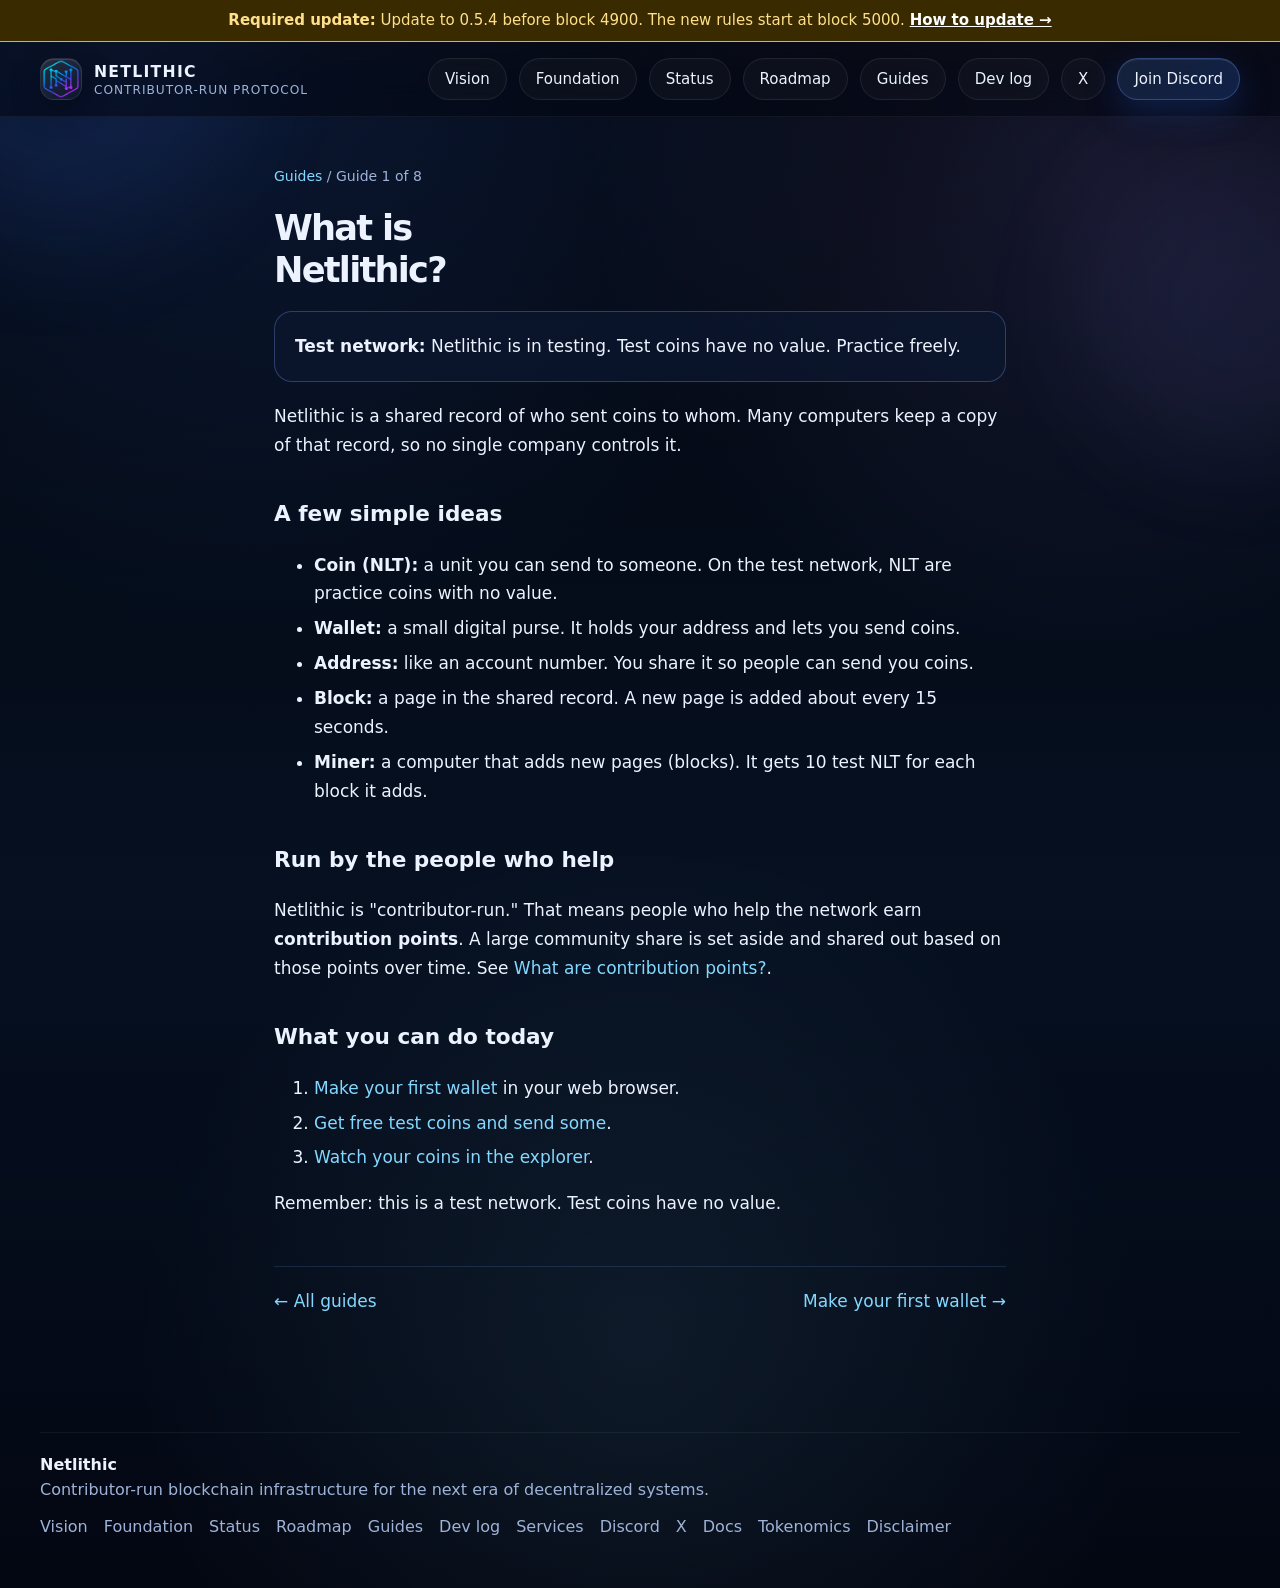
<file: guides/01-what-is-netlithic/index.html>
<!DOCTYPE html>
<html lang="en">
<head>
  <meta charset="UTF-8" />
  <meta name="viewport" content="width=device-width, initial-scale=1.0" />
  <title>What is Netlithic? | Netlithic Guides</title>
  <meta name="description" content="Netlithic is a shared record of who sent coins to whom. Many computers keep a copy of that record, so no single company controls it." />
  <link rel="canonical" href="https://netlithicchain.com/guides/01-what-is-netlithic/" />
  <meta property="og:title" content="What is Netlithic? | Netlithic Guides" />
  <meta property="og:description" content="Netlithic is a shared record of who sent coins to whom. Many computers keep a copy of that record, so no single company controls it." />
  <meta property="og:url" content="https://netlithicchain.com/guides/01-what-is-netlithic/" />
  <meta property="og:image" content="https://netlithicchain.com/og-image.png" />
  <meta name="twitter:card" content="summary_large_image" />
  <meta name="twitter:site" content="@netlithicchain" />
  <link rel="icon" href="/favicon.ico" sizes="any" />
  <link rel="apple-touch-icon" href="/apple-touch-icon.png" />
  <style>
    :root {
      --bg: #030712;
      --bg-2: #071120;
      --bg-3: #0b1730;
      --panel: rgba(12, 23, 47, 0.7);
      --panel-strong: rgba(14, 27, 56, 0.9);
      --panel-soft: rgba(255, 255, 255, 0.04);
      --line: rgba(122, 162, 255, 0.16);
      --line-strong: rgba(122, 162, 255, 0.3);
      --text: #ecf3ff;
      --muted: #9eb3d7;
      --muted-2: #7f96bf;
      --blue: #6da7ff;
      --blue-2: #3d7bff;
      --cyan: #84d8ff;
      --violet: #9d8cff;
      --success: #99e6ff;
      --glow: rgba(82, 141, 255, 0.34);
      --glow-2: rgba(133, 197, 255, 0.16);
      --shadow: 0 24px 70px rgba(0, 0, 0, 0.45);
      --radius: 24px;
      --radius-sm: 18px;
      --max: 1200px;
    }

    * {
      box-sizing: border-box;
    }

    html {
      scroll-behavior: smooth;
    }

    body {
      margin: 0;
      font-family: Inter, ui-sans-serif, system-ui, -apple-system, BlinkMacSystemFont, "Segoe UI", sans-serif;
      color: var(--text);
      background:
        radial-gradient(circle at 20% 0%, rgba(61, 123, 255, 0.16), transparent 34%),
        radial-gradient(circle at 85% 10%, rgba(157, 140, 255, 0.12), transparent 28%),
        radial-gradient(circle at 50% 85%, rgba(132, 216, 255, 0.08), transparent 34%),
        linear-gradient(180deg, #02050c 0%, #040a15 26%, #061021 56%, #030712 100%);
      min-height: 100vh;
      overflow-x: hidden;
    }

    body::before,
    body::after {
      content: "";
      position: fixed;
      inset: auto;
      pointer-events: none;
      z-index: -2;
      filter: blur(60px);
      opacity: 0.7;
    }

    body::before {
      top: -120px;
      left: -120px;
      width: 360px;
      height: 360px;
      background: rgba(61, 123, 255, 0.18);
      border-radius: 50%;
      animation: driftOne 18s ease-in-out infinite;
    }

    body::after {
      right: -120px;
      top: 140px;
      width: 320px;
      height: 320px;
      background: rgba(157, 140, 255, 0.12);
      border-radius: 50%;
      animation: driftTwo 22s ease-in-out infinite;
    }

    @keyframes driftOne {
      0%, 100% { transform: translate(0, 0) scale(1); }
      50% { transform: translate(40px, 30px) scale(1.08); }
    }

    @keyframes driftTwo {
      0%, 100% { transform: translate(0, 0) scale(1); }
      50% { transform: translate(-30px, 35px) scale(1.1); }
    }

    a {
      color: inherit;
      text-decoration: none;
    }

    img {
      max-width: 100%;
      display: block;
    }

    .container {
      width: min(var(--max), calc(100% - 40px));
      margin: 0 auto;
    }

    .grid-overlay {
      position: fixed;
      inset: 0;
      pointer-events: none;
      background-image:
        linear-gradient(rgba(255,255,255,0.03) 1px, transparent 1px),
        linear-gradient(90deg, rgba(255,255,255,0.03) 1px, transparent 1px);
      background-size: 44px 44px;
      mask-image: radial-gradient(circle at center, black 35%, transparent 85%);
      opacity: 0.18;
      z-index: -3;
    }

    .noise {
      position: fixed;
      inset: 0;
      pointer-events: none;
      opacity: 0.06;
      z-index: -1;
      background-image:
        radial-gradient(circle at 25% 25%, rgba(255,255,255,0.7) 0.5px, transparent 0.6px),
        radial-gradient(circle at 75% 75%, rgba(255,255,255,0.55) 0.5px, transparent 0.6px);
      background-size: 24px 24px, 28px 28px;
      mix-blend-mode: screen;
    }

    .topbar {
      position: sticky;
      top: 0;
      z-index: 50;
      backdrop-filter: blur(18px);
      background: rgba(3, 7, 18, 0.55);
      border-bottom: 1px solid rgba(255,255,255,0.05);
    }

    .nav {
      display: flex;
      align-items: center;
      justify-content: space-between;
      gap: 18px;
      padding: 16px 0;
    }

    .brand {
      display: flex;
      align-items: center;
      gap: 12px;
      min-width: 0;
    }

    .brand-badge {
      width: 42px;
      height: 42px;
      border-radius: 14px;
      overflow: hidden;
      background:
        linear-gradient(145deg, rgba(255,255,255,0.12), rgba(255,255,255,0.03));
      border: 1px solid rgba(255,255,255,0.08);
      box-shadow:
        inset 0 1px 0 rgba(255,255,255,0.12),
        0 10px 30px rgba(0,0,0,0.3);
      display: grid;
      place-items: center;
      flex-shrink: 0;
    }

    .brand-badge img {
      width: 100%;
      height: 100%;
      object-fit: cover;
    }

    .brand-text {
      display: flex;
      flex-direction: column;
      gap: 2px;
      min-width: 0;
    }

    .brand-text strong {
      font-size: 0.98rem;
      letter-spacing: 0.08em;
      text-transform: uppercase;
    }

    .brand-text span {
      font-size: 0.76rem;
      color: var(--muted);
      letter-spacing: 0.08em;
      text-transform: uppercase;
      white-space: nowrap;
    }

    .nav-links {
      display: flex;
      align-items: center;
      gap: 12px;
      flex-wrap: wrap;
      justify-content: flex-end;
    }

    .pill-link,
    .button {
      border: 1px solid rgba(255,255,255,0.08);
      background: rgba(255,255,255,0.04);
      color: var(--text);
      padding: 11px 16px;
      border-radius: 999px;
      transition: transform 0.25s ease, border-color 0.25s ease, background 0.25s ease, box-shadow 0.25s ease;
      font-size: 0.94rem;
      display: inline-flex;
      align-items: center;
      gap: 9px;
      backdrop-filter: blur(10px);
    }

    .pill-link:hover,
    .button:hover {
      transform: translateY(-1px);
      border-color: rgba(122, 162, 255, 0.38);
      background: rgba(255,255,255,0.06);
      box-shadow: 0 10px 28px rgba(7, 17, 32, 0.42);
    }

    .button.primary {
      background: linear-gradient(135deg, rgba(109, 167, 255, 0.16), rgba(61, 123, 255, 0.22));
      border-color: rgba(122, 162, 255, 0.3);
      box-shadow:
        inset 0 1px 0 rgba(255,255,255,0.08),
        0 12px 32px rgba(28, 69, 159, 0.35);
    }

    .button.primary:hover {
      box-shadow:
        inset 0 1px 0 rgba(255,255,255,0.1),
        0 16px 42px rgba(28, 69, 159, 0.45);
    }

    .hero {
      position: relative;
      padding: 72px 0 52px;
    }

    .hero-wrap {
      display: grid;
      grid-template-columns: 1.25fr 0.95fr;
      gap: 28px;
      align-items: stretch;
    }

    .hero-card,
    .panel {
      position: relative;
      border: 1px solid var(--line);
      background:
        linear-gradient(180deg, rgba(13, 24, 49, 0.88), rgba(7, 14, 28, 0.8));
      border-radius: 30px;
      box-shadow: var(--shadow);
      overflow: hidden;
    }

    .hero-card::before,
    .panel::before {
      content: "";
      position: absolute;
      inset: 0;
      background:
        linear-gradient(135deg, rgba(255,255,255,0.09), transparent 24%, transparent 72%, rgba(255,255,255,0.03));
      pointer-events: none;
    }

    .hero-card::after {
      content: "";
      position: absolute;
      top: -120px;
      right: -120px;
      width: 300px;
      height: 300px;
      border-radius: 50%;
      background: radial-gradient(circle, rgba(109, 167, 255, 0.18), transparent 66%);
      pointer-events: none;
    }

    .hero-inner {
      padding: 34px;
      position: relative;
      z-index: 1;
    }

    .eyebrow {
      display: inline-flex;
      align-items: center;
      gap: 10px;
      color: var(--success);
      font-size: 0.8rem;
      letter-spacing: 0.16em;
      text-transform: uppercase;
      padding: 10px 14px;
      border-radius: 999px;
      border: 1px solid rgba(132, 216, 255, 0.18);
      background: rgba(132, 216, 255, 0.06);
      margin-bottom: 20px;
      box-shadow: inset 0 1px 0 rgba(255,255,255,0.06);
    }

    .eyebrow-dot {
      width: 8px;
      height: 8px;
      border-radius: 50%;
      background: var(--cyan);
      box-shadow: 0 0 16px rgba(132, 216, 255, 0.75);
      animation: pulse 2s infinite ease-in-out;
    }

    @keyframes pulse {
      0%, 100% { transform: scale(1); opacity: 0.9; }
      50% { transform: scale(1.2); opacity: 1; }
    }

    h1 {
      margin: 0;
      font-size: clamp(2.9rem, 5vw, 5.25rem);
      line-height: 0.96;
      letter-spacing: -0.05em;
      max-width: 12ch;
    }

    .gradient-text {
      background: linear-gradient(180deg, #ffffff 0%, #cfe1ff 45%, #8fbcff 100%);
      -webkit-background-clip: text;
      background-clip: text;
      color: transparent;
    }

    .hero-copy {
      margin-top: 20px;
      max-width: 62ch;
      font-size: 1.05rem;
      line-height: 1.75;
      color: var(--muted);
    }

    .hero-actions {
      display: flex;
      gap: 14px;
      flex-wrap: wrap;
      margin-top: 28px;
    }

    .hero-stats {
      display: grid;
      grid-template-columns: repeat(3, 1fr);
      gap: 14px;
      margin-top: 28px;
    }

    .stat-card {
      position: relative;
      padding: 18px 16px;
      border-radius: 22px;
      border: 1px solid rgba(255,255,255,0.08);
      background: linear-gradient(180deg, rgba(255,255,255,0.06), rgba(255,255,255,0.03));
      overflow: hidden;
    }

    .stat-card::after {
      content: "";
      position: absolute;
      inset: auto -20% -60% auto;
      width: 160px;
      height: 160px;
      background: radial-gradient(circle, rgba(122, 162, 255, 0.14), transparent 70%);
      pointer-events: none;
    }

    .stat-label {
      color: var(--muted-2);
      font-size: 0.77rem;
      text-transform: uppercase;
      letter-spacing: 0.12em;
      margin-bottom: 8px;
    }

    .stat-value {
      font-size: 1.35rem;
      font-weight: 700;
      letter-spacing: -0.03em;
      margin-bottom: 8px;
    }

    .stat-text {
      color: var(--muted);
      font-size: 0.9rem;
      line-height: 1.55;
    }

    .hero-side {
      display: grid;
      gap: 18px;
    }

    .signal-stack {
      padding: 26px;
      min-height: 100%;
      display: flex;
      flex-direction: column;
      justify-content: space-between;
      gap: 22px;
    }

    .signal-header h2 {
      margin: 0 0 12px;
      font-size: 1.55rem;
      letter-spacing: -0.03em;
    }

    .signal-header p {
      margin: 0;
      color: var(--muted);
      line-height: 1.75;
      font-size: 0.98rem;
    }

    .signal-list {
      display: grid;
      gap: 14px;
    }

    .signal-item {
      display: grid;
      grid-template-columns: auto 1fr;
      gap: 14px;
      align-items: start;
      padding: 15px 14px;
      border-radius: 18px;
      border: 1px solid rgba(255,255,255,0.08);
      background: rgba(255,255,255,0.04);
    }

    .signal-icon {
      width: 38px;
      height: 38px;
      border-radius: 12px;
      display: grid;
      place-items: center;
      font-size: 1rem;
      color: var(--cyan);
      background: rgba(132, 216, 255, 0.08);
      border: 1px solid rgba(132, 216, 255, 0.16);
      box-shadow: inset 0 1px 0 rgba(255,255,255,0.08);
    }

    .signal-item strong {
      display: block;
      margin-bottom: 4px;
      font-size: 0.98rem;
    }

    .signal-item span {
      color: var(--muted);
      line-height: 1.6;
      font-size: 0.92rem;
    }

    .mini-status {
      display: grid;
      grid-template-columns: repeat(2, 1fr);
      gap: 14px;
    }

    .mini-panel {
      padding: 16px;
      border-radius: 20px;
      background: rgba(255,255,255,0.04);
      border: 1px solid rgba(255,255,255,0.08);
    }

    .mini-panel .kicker {
      font-size: 0.76rem;
      color: var(--muted-2);
      text-transform: uppercase;
      letter-spacing: 0.12em;
      margin-bottom: 8px;
    }

    .mini-panel .value {
      font-size: 1.05rem;
      font-weight: 700;
      margin-bottom: 8px;
    }

    .mini-panel p {
      margin: 0;
      color: var(--muted);
      font-size: 0.9rem;
      line-height: 1.6;
    }

    section {
      padding: 34px 0;
    }

    .section-head {
      display: grid;
      grid-template-columns: 1fr auto;
      gap: 20px;
      align-items: end;
      margin-bottom: 22px;
    }

    .section-head .title-wrap {
      max-width: 760px;
    }

    .section-kicker {
      font-size: 0.8rem;
      text-transform: uppercase;
      letter-spacing: 0.16em;
      color: var(--success);
      margin-bottom: 10px;
    }

    .section-head h2 {
      margin: 0 0 10px;
      font-size: clamp(2rem, 3vw, 3rem);
      letter-spacing: -0.04em;
      line-height: 1.05;
    }

    .section-head p {
      margin: 0;
      color: var(--muted);
      line-height: 1.75;
      font-size: 1rem;
    }

    .tag {
      border: 1px solid rgba(255,255,255,0.08);
      background: rgba(255,255,255,0.04);
      color: var(--muted);
      border-radius: 999px;
      padding: 10px 14px;
      font-size: 0.88rem;
      white-space: nowrap;
      align-self: start;
    }

    .vision-grid,
    .principles-grid,
    .status-grid,
    .activity-grid,
    .roadmap-grid,
    .cta-grid {
      display: grid;
      gap: 18px;
    }

    .vision-grid {
      grid-template-columns: 1.15fr 0.85fr;
    }

    .principles-grid,
    .status-grid,
    .activity-grid,
    .roadmap-grid {
      grid-template-columns: repeat(3, 1fr);
    }

    .card {
      position: relative;
      border: 1px solid var(--line);
      border-radius: 26px;
      padding: 24px;
      background:
        linear-gradient(180deg, rgba(12, 23, 47, 0.82), rgba(7, 14, 28, 0.76));
      box-shadow: var(--shadow);
      overflow: hidden;
    }

    .card::after {
      content: "";
      position: absolute;
      inset: auto -20% -40% auto;
      width: 220px;
      height: 220px;
      background: radial-gradient(circle, rgba(109, 167, 255, 0.12), transparent 68%);
      pointer-events: none;
    }

    .card h3 {
      margin: 0 0 12px;
      font-size: 1.2rem;
      letter-spacing: -0.03em;
    }

    .card p,
    .card li {
      color: var(--muted);
      line-height: 1.75;
      font-size: 0.97rem;
    }

    .card p:last-child {
      margin-bottom: 0;
    }

    .card ul {
      margin: 14px 0 0;
      padding-left: 18px;
    }

    .feature-list {
      display: grid;
      gap: 14px;
    }

    .feature-row {
      display: grid;
      grid-template-columns: auto 1fr;
      gap: 14px;
      align-items: start;
      padding: 14px 0;
      border-bottom: 1px solid rgba(255,255,255,0.06);
    }

    .feature-row:last-child {
      border-bottom: none;
      padding-bottom: 0;
    }

    .feature-bullet {
      width: 12px;
      height: 12px;
      border-radius: 50%;
      margin-top: 6px;
      background: linear-gradient(135deg, var(--cyan), var(--blue));
      box-shadow: 0 0 18px rgba(132, 216, 255, 0.45);
    }

    .feature-row strong {
      display: block;
      margin-bottom: 5px;
      font-size: 0.97rem;
    }

    .feature-row span {
      color: var(--muted);
      line-height: 1.65;
      font-size: 0.94rem;
    }

    .status-card .badge,
    .activity-card .badge,
    .roadmap-card .badge {
      display: inline-flex;
      align-items: center;
      gap: 8px;
      margin-bottom: 14px;
      padding: 8px 12px;
      border-radius: 999px;
      font-size: 0.75rem;
      text-transform: uppercase;
      letter-spacing: 0.12em;
      background: rgba(132, 216, 255, 0.07);
      color: var(--success);
      border: 1px solid rgba(132, 216, 255, 0.16);
    }

    .roadmap-card .step {
      font-size: 2rem;
      font-weight: 800;
      letter-spacing: -0.06em;
      color: rgba(255,255,255,0.14);
      margin-bottom: 10px;
    }

    .activity-card strong,
    .status-card strong,
    .roadmap-card strong {
      display: block;
      font-size: 1.04rem;
      margin-bottom: 8px;
      letter-spacing: -0.02em;
    }

    .split-panel {
      display: grid;
      grid-template-columns: 1fr 1fr;
      gap: 18px;
    }

    .inline-links {
      display: flex;
      gap: 12px;
      flex-wrap: wrap;
      margin-top: 18px;
    }

    .link-chip {
      display: inline-flex;
      align-items: center;
      gap: 9px;
      padding: 11px 14px;
      border-radius: 999px;
      border: 1px solid rgba(255,255,255,0.08);
      background: rgba(255,255,255,0.04);
      color: var(--text);
      font-size: 0.92rem;
      transition: transform 0.25s ease, border-color 0.25s ease, background 0.25s ease;
    }

    .link-chip:hover {
      transform: translateY(-1px);
      border-color: rgba(122, 162, 255, 0.34);
      background: rgba(255,255,255,0.06);
    }

    .cta-shell {
      position: relative;
      overflow: hidden;
      border-radius: 32px;
      border: 1px solid rgba(122, 162, 255, 0.18);
      background:
        radial-gradient(circle at top right, rgba(157, 140, 255, 0.14), transparent 28%),
        radial-gradient(circle at left center, rgba(132, 216, 255, 0.1), transparent 30%),
        linear-gradient(180deg, rgba(14, 28, 56, 0.94), rgba(7, 14, 28, 0.88));
      box-shadow: var(--shadow);
    }

    .cta-shell::before {
      content: "";
      position: absolute;
      inset: 0;
      background:
        linear-gradient(135deg, rgba(255,255,255,0.08), transparent 24%, transparent 76%, rgba(255,255,255,0.02));
      pointer-events: none;
    }

    .cta-grid {
      grid-template-columns: 1.1fr 0.9fr;
      align-items: center;
      padding: 34px;
    }

    .cta-grid h2 {
      margin: 0 0 12px;
      font-size: clamp(2.2rem, 4vw, 3.5rem);
      letter-spacing: -0.05em;
      line-height: 0.98;
      max-width: 12ch;
    }

    .cta-grid p {
      margin: 0;
      color: var(--muted);
      line-height: 1.8;
      max-width: 60ch;
      font-size: 1rem;
    }

    .cta-actions {
      display: flex;
      flex-wrap: wrap;
      gap: 14px;
      justify-content: flex-end;
      align-items: center;
    }

    footer {
      padding: 36px 0 52px;
      color: var(--muted);
    }

    .footer-inner {
      display: flex;
      justify-content: space-between;
      gap: 18px;
      align-items: center;
      flex-wrap: wrap;
      border-top: 1px solid rgba(255,255,255,0.06);
      padding-top: 22px;
    }

    .footer-links {
      display: flex;
      gap: 16px;
      flex-wrap: wrap;
    }

    .footer-links a:hover {
      color: var(--text);
    }

    .reveal {
      opacity: 0;
      transform: translateY(18px);
      transition: opacity 0.8s ease, transform 0.8s ease;
    }

    .reveal.visible {
      opacity: 1;
      transform: translateY(0);
    }

    @media (max-width: 1120px) {
      .hero-wrap,
      .vision-grid,
      .cta-grid,
      .split-panel {
        grid-template-columns: 1fr;
      }

      .principles-grid,
      .status-grid,
      .activity-grid,
      .roadmap-grid {
        grid-template-columns: repeat(2, 1fr);
      }

      .cta-actions {
        justify-content: flex-start;
      }

      .section-head {
        grid-template-columns: 1fr;
        align-items: start;
      }
    }

    @media (max-width: 760px) {
      .container {
        width: min(var(--max), calc(100% - 24px));
      }

      .nav {
        padding: 14px 0;
      }

      .nav-links {
        gap: 10px;
      }

      .pill-link,
      .button {
        padding: 10px 14px;
        font-size: 0.9rem;
      }

      .hero {
        padding-top: 48px;
      }

      .hero-inner,
      .signal-stack,
      .card,
      .cta-grid {
        padding: 22px;
      }

      .hero-stats,
      .mini-status,
      .principles-grid,
      .status-grid,
      .activity-grid,
      .roadmap-grid {
        grid-template-columns: 1fr;
      }

      h1 {
        max-width: none;
      }

      .cta-grid h2 {
        max-width: none;
      }

      .footer-inner {
        align-items: flex-start;
        flex-direction: column;
      }
    }
  </style>
  <style>
.guide{max-width:780px;margin:0 auto;padding:48px 24px 80px;line-height:1.7;font-size:17px}
.guide h1{font-size:2.2rem;line-height:1.2;margin:0 0 20px}.guide h2{margin-top:36px;font-size:1.35rem}
.guide a{color:var(--cyan)}.guide blockquote{margin:20px 0;padding:14px 20px;border:1px solid var(--line-strong);border-radius:var(--radius-sm);background:var(--panel)}
.guide blockquote p{margin:6px 0}.guide li{margin:6px 0}.guide code{background:var(--panel-soft);padding:2px 6px;border-radius:6px}
.guide .crumbs{font-size:14px;color:var(--muted);margin-bottom:18px}.guide .pager{display:flex;justify-content:space-between;gap:12px;margin-top:48px;border-top:1px solid var(--line);padding-top:20px}
.guide ol.cards{list-style:none;padding:0;display:grid;gap:14px}.guide ol.cards a{display:block;padding:18px 22px;border:1px solid var(--line);border-radius:var(--radius-sm);background:var(--panel);text-decoration:none;color:var(--text);font-weight:600}
.guide ol.cards a:hover{border-color:var(--line-strong)}.guide ol.cards span{color:var(--muted);font-weight:400;margin-right:10px}
.soon{display:inline-block;font-size:13px;padding:2px 10px;border-radius:999px;border:1px solid var(--violet);color:var(--violet);margin-left:8px;vertical-align:middle}
</style>
</head>
<body>
<div class="update-banner" style="background:#3a2a00;border-bottom:1px solid #f5b301;color:#ffe08a;text-align:center;padding:10px 16px;font-size:15px;line-height:1.4"><strong>Required update:</strong> Update to 0.5.4 before block 4900. The new rules start at block 5000. <a href="/update/" style="color:#fff;font-weight:700;text-decoration:underline">How to update &rarr;</a></div>
  <header class="topbar">
    <div class="container">
      <nav class="nav">
        <a href="/" class="brand" aria-label="Netlithic home">
          <div class="brand-badge">
            <img src="/brand-badge.png" alt="Netlithic logo" width="42" height="42" />
          </div>
          <div class="brand-text">
            <strong>Netlithic</strong>
            <span>Contributor-Run Protocol</span>
          </div>
        </a>

        <div class="nav-links">
          <a class="pill-link" href="/#vision">Vision</a>
          <a class="pill-link" href="/#foundation">Foundation</a>
          <a class="pill-link" href="/#status">Status</a>
          <a class="pill-link" href="/#roadmap">Roadmap</a>
          <a class="pill-link" href="/guides/">Guides</a>
          <a class="pill-link" href="/devlog/">Dev log</a>
          <a class="button" href="https://x.com/netlithicchain" target="_blank" rel="noopener noreferrer">X</a>
          <a class="button primary" href="https://discord.gg/Mu5r62GExn" target="_blank" rel="noopener noreferrer">Join Discord</a>
        </div>
      </nav>
    </div>
  </header>
  <main class="guide">
<div class="crumbs"><a href="/guides/">Guides</a> / Guide 1 of 8</div>
<h1>What is Netlithic?</h1>
<blockquote>
<p><strong>Test network:</strong> Netlithic is in testing. Test coins have no value. Practice freely.</p>
</blockquote>
<p>Netlithic is a shared record of who sent coins to whom. Many computers keep a copy of that record, so no single company controls it.</p>
<h2>A few simple ideas</h2>
<ul>
<li><strong>Coin (NLT):</strong> a unit you can send to someone. On the test network, NLT are practice coins with no value.</li>
<li><strong>Wallet:</strong> a small digital purse. It holds your address and lets you send coins.</li>
<li><strong>Address:</strong> like an account number. You share it so people can send you coins.</li>
<li><strong>Block:</strong> a page in the shared record. A new page is added about every 15 seconds.</li>
<li><strong>Miner:</strong> a computer that adds new pages (blocks). It gets 10 test NLT for each block it adds.</li>
</ul>
<h2>Run by the people who help</h2>
<p>Netlithic is "contributor-run." That means people who help the network earn <strong>contribution points</strong>. A large community share is set aside and shared out based on those points over time. See <a href="/guides/07-contribution-points/">What are contribution points?</a>.</p>
<h2>What you can do today</h2>
<ol>
<li><a href="/guides/02-make-your-first-wallet/">Make your first wallet</a> in your web browser.</li>
<li><a href="/guides/03-free-test-coins-and-first-send/">Get free test coins and send some</a>.</li>
<li><a href="/guides/05-explorer/">Watch your coins in the explorer</a>.</li>
</ol>
<p>Remember: this is a test network. Test coins have no value.</p>
<div class="pager"><a href="/guides/">&larr; All guides</a><a href="/guides/02-make-your-first-wallet/">Make your first wallet &rarr;</a></div>
  </main>
  <footer>
    <div class="container">
      <div class="footer-inner">
        <div>
          <strong style="display:block; color: var(--text); margin-bottom: 6px;">Netlithic</strong>
          <span>Contributor-run blockchain infrastructure for the next era of decentralized systems.</span>
        </div>

        <div class="footer-links">
          <a href="/#vision">Vision</a>
          <a href="/#foundation">Foundation</a>
          <a href="/#status">Status</a>
          <a href="/#roadmap">Roadmap</a>
          <a href="/guides/">Guides</a>
          <a href="/devlog/">Dev log</a>
          <a href="/services/">Services</a>
          <a href="https://discord.gg/Mu5r62GExn" target="_blank" rel="noopener noreferrer">Discord</a>
          <a href="https://x.com/netlithicchain" target="_blank" rel="noopener noreferrer">X</a>
          <a href="https://github.com/Netlithicchain/Netlithic/tree/main/docs" target="_blank" rel="noopener noreferrer">Docs</a>
          <a href="https://github.com/Netlithicchain/Netlithic/blob/main/docs/Tokenomics.md" target="_blank" rel="noopener noreferrer">Tokenomics</a>
          <a href="https://github.com/Netlithicchain/Netlithic/blob/main/DISCLAIMER.md" target="_blank" rel="noopener noreferrer">Disclaimer</a>
        </div>
      </div>
    </div>
  </footer>
</body>
</html>
</file>
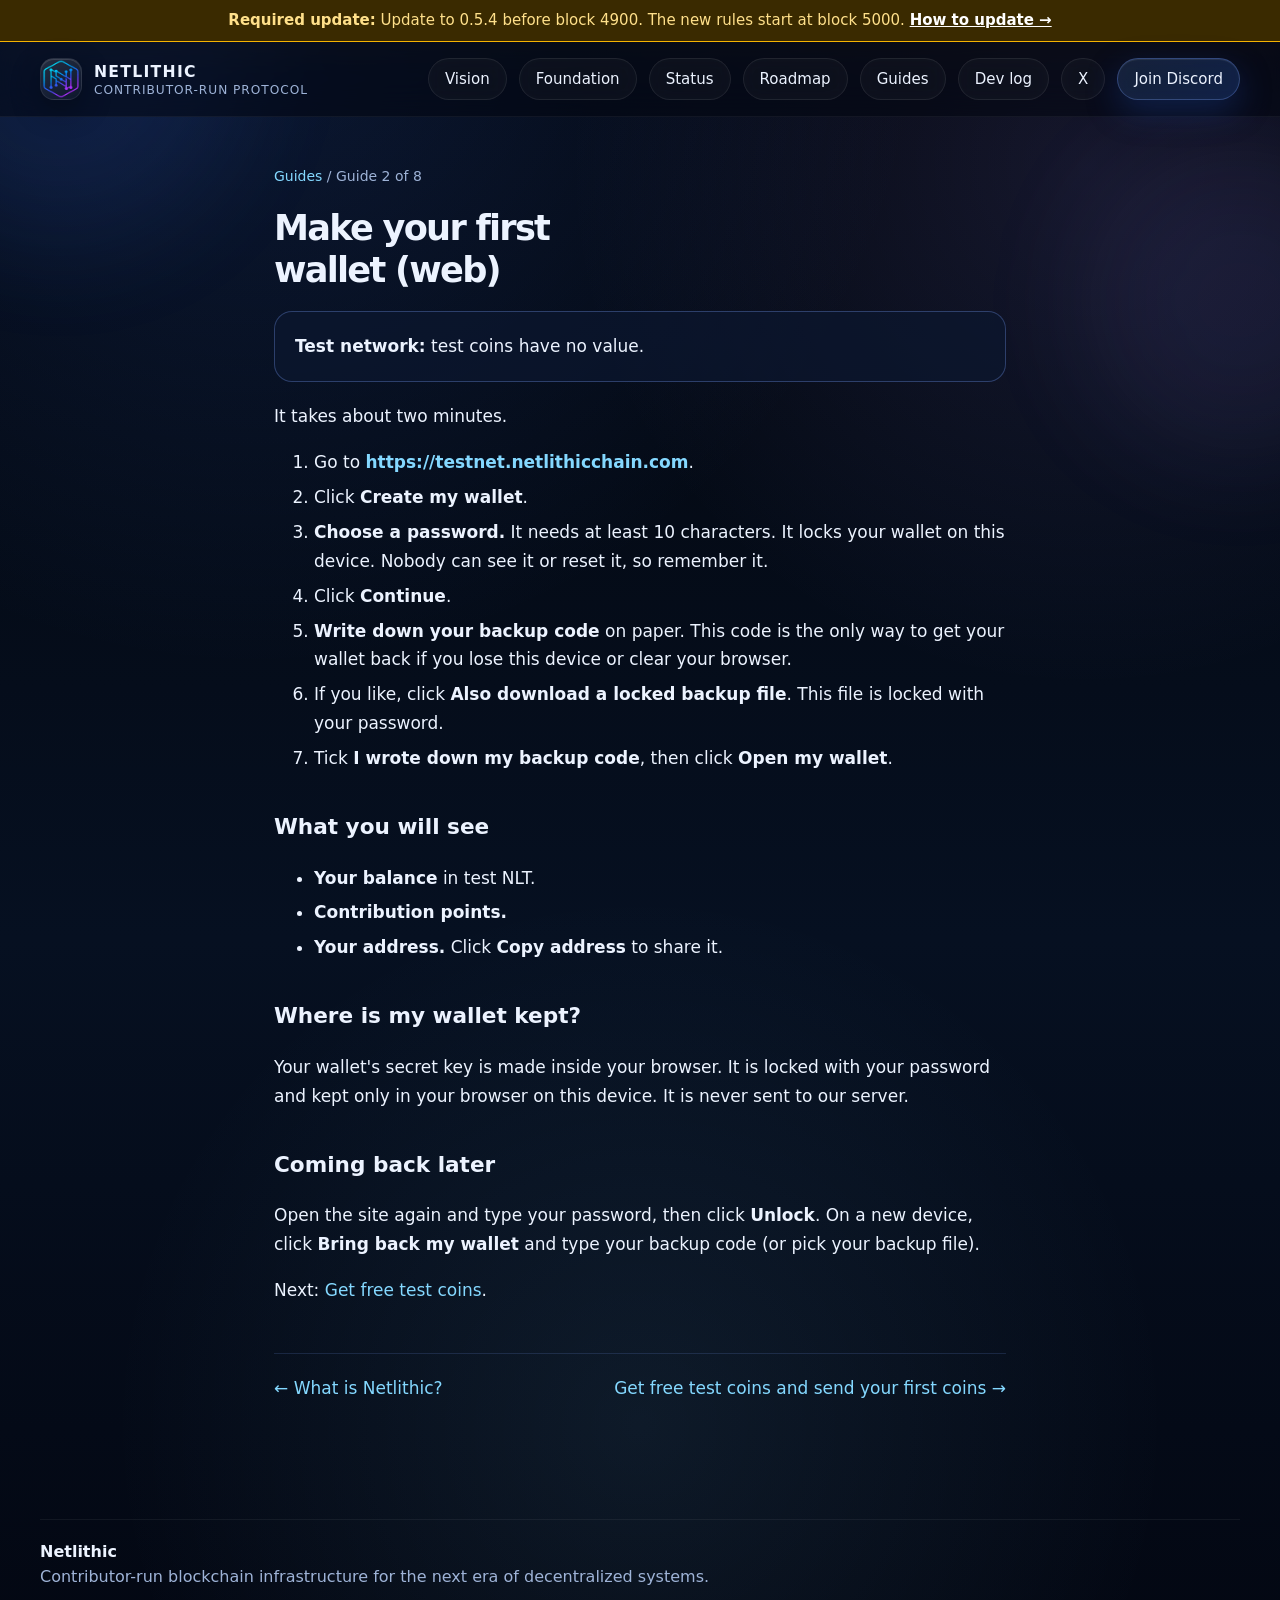
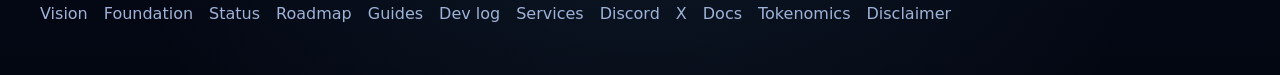
<file: guides/02-make-your-first-wallet/index.html>
<!DOCTYPE html>
<html lang="en">
<head>
  <meta charset="UTF-8" />
  <meta name="viewport" content="width=device-width, initial-scale=1.0" />
  <title>Make your first wallet (web) | Netlithic Guides</title>
  <meta name="description" content="It takes about two minutes." />
  <link rel="canonical" href="https://netlithicchain.com/guides/02-make-your-first-wallet/" />
  <meta property="og:title" content="Make your first wallet (web) | Netlithic Guides" />
  <meta property="og:description" content="It takes about two minutes." />
  <meta property="og:url" content="https://netlithicchain.com/guides/02-make-your-first-wallet/" />
  <meta property="og:image" content="https://netlithicchain.com/og-image.png" />
  <meta name="twitter:card" content="summary_large_image" />
  <meta name="twitter:site" content="@netlithicchain" />
  <link rel="icon" href="/favicon.ico" sizes="any" />
  <link rel="apple-touch-icon" href="/apple-touch-icon.png" />
  <style>
    :root {
      --bg: #030712;
      --bg-2: #071120;
      --bg-3: #0b1730;
      --panel: rgba(12, 23, 47, 0.7);
      --panel-strong: rgba(14, 27, 56, 0.9);
      --panel-soft: rgba(255, 255, 255, 0.04);
      --line: rgba(122, 162, 255, 0.16);
      --line-strong: rgba(122, 162, 255, 0.3);
      --text: #ecf3ff;
      --muted: #9eb3d7;
      --muted-2: #7f96bf;
      --blue: #6da7ff;
      --blue-2: #3d7bff;
      --cyan: #84d8ff;
      --violet: #9d8cff;
      --success: #99e6ff;
      --glow: rgba(82, 141, 255, 0.34);
      --glow-2: rgba(133, 197, 255, 0.16);
      --shadow: 0 24px 70px rgba(0, 0, 0, 0.45);
      --radius: 24px;
      --radius-sm: 18px;
      --max: 1200px;
    }

    * {
      box-sizing: border-box;
    }

    html {
      scroll-behavior: smooth;
    }

    body {
      margin: 0;
      font-family: Inter, ui-sans-serif, system-ui, -apple-system, BlinkMacSystemFont, "Segoe UI", sans-serif;
      color: var(--text);
      background:
        radial-gradient(circle at 20% 0%, rgba(61, 123, 255, 0.16), transparent 34%),
        radial-gradient(circle at 85% 10%, rgba(157, 140, 255, 0.12), transparent 28%),
        radial-gradient(circle at 50% 85%, rgba(132, 216, 255, 0.08), transparent 34%),
        linear-gradient(180deg, #02050c 0%, #040a15 26%, #061021 56%, #030712 100%);
      min-height: 100vh;
      overflow-x: hidden;
    }

    body::before,
    body::after {
      content: "";
      position: fixed;
      inset: auto;
      pointer-events: none;
      z-index: -2;
      filter: blur(60px);
      opacity: 0.7;
    }

    body::before {
      top: -120px;
      left: -120px;
      width: 360px;
      height: 360px;
      background: rgba(61, 123, 255, 0.18);
      border-radius: 50%;
      animation: driftOne 18s ease-in-out infinite;
    }

    body::after {
      right: -120px;
      top: 140px;
      width: 320px;
      height: 320px;
      background: rgba(157, 140, 255, 0.12);
      border-radius: 50%;
      animation: driftTwo 22s ease-in-out infinite;
    }

    @keyframes driftOne {
      0%, 100% { transform: translate(0, 0) scale(1); }
      50% { transform: translate(40px, 30px) scale(1.08); }
    }

    @keyframes driftTwo {
      0%, 100% { transform: translate(0, 0) scale(1); }
      50% { transform: translate(-30px, 35px) scale(1.1); }
    }

    a {
      color: inherit;
      text-decoration: none;
    }

    img {
      max-width: 100%;
      display: block;
    }

    .container {
      width: min(var(--max), calc(100% - 40px));
      margin: 0 auto;
    }

    .grid-overlay {
      position: fixed;
      inset: 0;
      pointer-events: none;
      background-image:
        linear-gradient(rgba(255,255,255,0.03) 1px, transparent 1px),
        linear-gradient(90deg, rgba(255,255,255,0.03) 1px, transparent 1px);
      background-size: 44px 44px;
      mask-image: radial-gradient(circle at center, black 35%, transparent 85%);
      opacity: 0.18;
      z-index: -3;
    }

    .noise {
      position: fixed;
      inset: 0;
      pointer-events: none;
      opacity: 0.06;
      z-index: -1;
      background-image:
        radial-gradient(circle at 25% 25%, rgba(255,255,255,0.7) 0.5px, transparent 0.6px),
        radial-gradient(circle at 75% 75%, rgba(255,255,255,0.55) 0.5px, transparent 0.6px);
      background-size: 24px 24px, 28px 28px;
      mix-blend-mode: screen;
    }

    .topbar {
      position: sticky;
      top: 0;
      z-index: 50;
      backdrop-filter: blur(18px);
      background: rgba(3, 7, 18, 0.55);
      border-bottom: 1px solid rgba(255,255,255,0.05);
    }

    .nav {
      display: flex;
      align-items: center;
      justify-content: space-between;
      gap: 18px;
      padding: 16px 0;
    }

    .brand {
      display: flex;
      align-items: center;
      gap: 12px;
      min-width: 0;
    }

    .brand-badge {
      width: 42px;
      height: 42px;
      border-radius: 14px;
      overflow: hidden;
      background:
        linear-gradient(145deg, rgba(255,255,255,0.12), rgba(255,255,255,0.03));
      border: 1px solid rgba(255,255,255,0.08);
      box-shadow:
        inset 0 1px 0 rgba(255,255,255,0.12),
        0 10px 30px rgba(0,0,0,0.3);
      display: grid;
      place-items: center;
      flex-shrink: 0;
    }

    .brand-badge img {
      width: 100%;
      height: 100%;
      object-fit: cover;
    }

    .brand-text {
      display: flex;
      flex-direction: column;
      gap: 2px;
      min-width: 0;
    }

    .brand-text strong {
      font-size: 0.98rem;
      letter-spacing: 0.08em;
      text-transform: uppercase;
    }

    .brand-text span {
      font-size: 0.76rem;
      color: var(--muted);
      letter-spacing: 0.08em;
      text-transform: uppercase;
      white-space: nowrap;
    }

    .nav-links {
      display: flex;
      align-items: center;
      gap: 12px;
      flex-wrap: wrap;
      justify-content: flex-end;
    }

    .pill-link,
    .button {
      border: 1px solid rgba(255,255,255,0.08);
      background: rgba(255,255,255,0.04);
      color: var(--text);
      padding: 11px 16px;
      border-radius: 999px;
      transition: transform 0.25s ease, border-color 0.25s ease, background 0.25s ease, box-shadow 0.25s ease;
      font-size: 0.94rem;
      display: inline-flex;
      align-items: center;
      gap: 9px;
      backdrop-filter: blur(10px);
    }

    .pill-link:hover,
    .button:hover {
      transform: translateY(-1px);
      border-color: rgba(122, 162, 255, 0.38);
      background: rgba(255,255,255,0.06);
      box-shadow: 0 10px 28px rgba(7, 17, 32, 0.42);
    }

    .button.primary {
      background: linear-gradient(135deg, rgba(109, 167, 255, 0.16), rgba(61, 123, 255, 0.22));
      border-color: rgba(122, 162, 255, 0.3);
      box-shadow:
        inset 0 1px 0 rgba(255,255,255,0.08),
        0 12px 32px rgba(28, 69, 159, 0.35);
    }

    .button.primary:hover {
      box-shadow:
        inset 0 1px 0 rgba(255,255,255,0.1),
        0 16px 42px rgba(28, 69, 159, 0.45);
    }

    .hero {
      position: relative;
      padding: 72px 0 52px;
    }

    .hero-wrap {
      display: grid;
      grid-template-columns: 1.25fr 0.95fr;
      gap: 28px;
      align-items: stretch;
    }

    .hero-card,
    .panel {
      position: relative;
      border: 1px solid var(--line);
      background:
        linear-gradient(180deg, rgba(13, 24, 49, 0.88), rgba(7, 14, 28, 0.8));
      border-radius: 30px;
      box-shadow: var(--shadow);
      overflow: hidden;
    }

    .hero-card::before,
    .panel::before {
      content: "";
      position: absolute;
      inset: 0;
      background:
        linear-gradient(135deg, rgba(255,255,255,0.09), transparent 24%, transparent 72%, rgba(255,255,255,0.03));
      pointer-events: none;
    }

    .hero-card::after {
      content: "";
      position: absolute;
      top: -120px;
      right: -120px;
      width: 300px;
      height: 300px;
      border-radius: 50%;
      background: radial-gradient(circle, rgba(109, 167, 255, 0.18), transparent 66%);
      pointer-events: none;
    }

    .hero-inner {
      padding: 34px;
      position: relative;
      z-index: 1;
    }

    .eyebrow {
      display: inline-flex;
      align-items: center;
      gap: 10px;
      color: var(--success);
      font-size: 0.8rem;
      letter-spacing: 0.16em;
      text-transform: uppercase;
      padding: 10px 14px;
      border-radius: 999px;
      border: 1px solid rgba(132, 216, 255, 0.18);
      background: rgba(132, 216, 255, 0.06);
      margin-bottom: 20px;
      box-shadow: inset 0 1px 0 rgba(255,255,255,0.06);
    }

    .eyebrow-dot {
      width: 8px;
      height: 8px;
      border-radius: 50%;
      background: var(--cyan);
      box-shadow: 0 0 16px rgba(132, 216, 255, 0.75);
      animation: pulse 2s infinite ease-in-out;
    }

    @keyframes pulse {
      0%, 100% { transform: scale(1); opacity: 0.9; }
      50% { transform: scale(1.2); opacity: 1; }
    }

    h1 {
      margin: 0;
      font-size: clamp(2.9rem, 5vw, 5.25rem);
      line-height: 0.96;
      letter-spacing: -0.05em;
      max-width: 12ch;
    }

    .gradient-text {
      background: linear-gradient(180deg, #ffffff 0%, #cfe1ff 45%, #8fbcff 100%);
      -webkit-background-clip: text;
      background-clip: text;
      color: transparent;
    }

    .hero-copy {
      margin-top: 20px;
      max-width: 62ch;
      font-size: 1.05rem;
      line-height: 1.75;
      color: var(--muted);
    }

    .hero-actions {
      display: flex;
      gap: 14px;
      flex-wrap: wrap;
      margin-top: 28px;
    }

    .hero-stats {
      display: grid;
      grid-template-columns: repeat(3, 1fr);
      gap: 14px;
      margin-top: 28px;
    }

    .stat-card {
      position: relative;
      padding: 18px 16px;
      border-radius: 22px;
      border: 1px solid rgba(255,255,255,0.08);
      background: linear-gradient(180deg, rgba(255,255,255,0.06), rgba(255,255,255,0.03));
      overflow: hidden;
    }

    .stat-card::after {
      content: "";
      position: absolute;
      inset: auto -20% -60% auto;
      width: 160px;
      height: 160px;
      background: radial-gradient(circle, rgba(122, 162, 255, 0.14), transparent 70%);
      pointer-events: none;
    }

    .stat-label {
      color: var(--muted-2);
      font-size: 0.77rem;
      text-transform: uppercase;
      letter-spacing: 0.12em;
      margin-bottom: 8px;
    }

    .stat-value {
      font-size: 1.35rem;
      font-weight: 700;
      letter-spacing: -0.03em;
      margin-bottom: 8px;
    }

    .stat-text {
      color: var(--muted);
      font-size: 0.9rem;
      line-height: 1.55;
    }

    .hero-side {
      display: grid;
      gap: 18px;
    }

    .signal-stack {
      padding: 26px;
      min-height: 100%;
      display: flex;
      flex-direction: column;
      justify-content: space-between;
      gap: 22px;
    }

    .signal-header h2 {
      margin: 0 0 12px;
      font-size: 1.55rem;
      letter-spacing: -0.03em;
    }

    .signal-header p {
      margin: 0;
      color: var(--muted);
      line-height: 1.75;
      font-size: 0.98rem;
    }

    .signal-list {
      display: grid;
      gap: 14px;
    }

    .signal-item {
      display: grid;
      grid-template-columns: auto 1fr;
      gap: 14px;
      align-items: start;
      padding: 15px 14px;
      border-radius: 18px;
      border: 1px solid rgba(255,255,255,0.08);
      background: rgba(255,255,255,0.04);
    }

    .signal-icon {
      width: 38px;
      height: 38px;
      border-radius: 12px;
      display: grid;
      place-items: center;
      font-size: 1rem;
      color: var(--cyan);
      background: rgba(132, 216, 255, 0.08);
      border: 1px solid rgba(132, 216, 255, 0.16);
      box-shadow: inset 0 1px 0 rgba(255,255,255,0.08);
    }

    .signal-item strong {
      display: block;
      margin-bottom: 4px;
      font-size: 0.98rem;
    }

    .signal-item span {
      color: var(--muted);
      line-height: 1.6;
      font-size: 0.92rem;
    }

    .mini-status {
      display: grid;
      grid-template-columns: repeat(2, 1fr);
      gap: 14px;
    }

    .mini-panel {
      padding: 16px;
      border-radius: 20px;
      background: rgba(255,255,255,0.04);
      border: 1px solid rgba(255,255,255,0.08);
    }

    .mini-panel .kicker {
      font-size: 0.76rem;
      color: var(--muted-2);
      text-transform: uppercase;
      letter-spacing: 0.12em;
      margin-bottom: 8px;
    }

    .mini-panel .value {
      font-size: 1.05rem;
      font-weight: 700;
      margin-bottom: 8px;
    }

    .mini-panel p {
      margin: 0;
      color: var(--muted);
      font-size: 0.9rem;
      line-height: 1.6;
    }

    section {
      padding: 34px 0;
    }

    .section-head {
      display: grid;
      grid-template-columns: 1fr auto;
      gap: 20px;
      align-items: end;
      margin-bottom: 22px;
    }

    .section-head .title-wrap {
      max-width: 760px;
    }

    .section-kicker {
      font-size: 0.8rem;
      text-transform: uppercase;
      letter-spacing: 0.16em;
      color: var(--success);
      margin-bottom: 10px;
    }

    .section-head h2 {
      margin: 0 0 10px;
      font-size: clamp(2rem, 3vw, 3rem);
      letter-spacing: -0.04em;
      line-height: 1.05;
    }

    .section-head p {
      margin: 0;
      color: var(--muted);
      line-height: 1.75;
      font-size: 1rem;
    }

    .tag {
      border: 1px solid rgba(255,255,255,0.08);
      background: rgba(255,255,255,0.04);
      color: var(--muted);
      border-radius: 999px;
      padding: 10px 14px;
      font-size: 0.88rem;
      white-space: nowrap;
      align-self: start;
    }

    .vision-grid,
    .principles-grid,
    .status-grid,
    .activity-grid,
    .roadmap-grid,
    .cta-grid {
      display: grid;
      gap: 18px;
    }

    .vision-grid {
      grid-template-columns: 1.15fr 0.85fr;
    }

    .principles-grid,
    .status-grid,
    .activity-grid,
    .roadmap-grid {
      grid-template-columns: repeat(3, 1fr);
    }

    .card {
      position: relative;
      border: 1px solid var(--line);
      border-radius: 26px;
      padding: 24px;
      background:
        linear-gradient(180deg, rgba(12, 23, 47, 0.82), rgba(7, 14, 28, 0.76));
      box-shadow: var(--shadow);
      overflow: hidden;
    }

    .card::after {
      content: "";
      position: absolute;
      inset: auto -20% -40% auto;
      width: 220px;
      height: 220px;
      background: radial-gradient(circle, rgba(109, 167, 255, 0.12), transparent 68%);
      pointer-events: none;
    }

    .card h3 {
      margin: 0 0 12px;
      font-size: 1.2rem;
      letter-spacing: -0.03em;
    }

    .card p,
    .card li {
      color: var(--muted);
      line-height: 1.75;
      font-size: 0.97rem;
    }

    .card p:last-child {
      margin-bottom: 0;
    }

    .card ul {
      margin: 14px 0 0;
      padding-left: 18px;
    }

    .feature-list {
      display: grid;
      gap: 14px;
    }

    .feature-row {
      display: grid;
      grid-template-columns: auto 1fr;
      gap: 14px;
      align-items: start;
      padding: 14px 0;
      border-bottom: 1px solid rgba(255,255,255,0.06);
    }

    .feature-row:last-child {
      border-bottom: none;
      padding-bottom: 0;
    }

    .feature-bullet {
      width: 12px;
      height: 12px;
      border-radius: 50%;
      margin-top: 6px;
      background: linear-gradient(135deg, var(--cyan), var(--blue));
      box-shadow: 0 0 18px rgba(132, 216, 255, 0.45);
    }

    .feature-row strong {
      display: block;
      margin-bottom: 5px;
      font-size: 0.97rem;
    }

    .feature-row span {
      color: var(--muted);
      line-height: 1.65;
      font-size: 0.94rem;
    }

    .status-card .badge,
    .activity-card .badge,
    .roadmap-card .badge {
      display: inline-flex;
      align-items: center;
      gap: 8px;
      margin-bottom: 14px;
      padding: 8px 12px;
      border-radius: 999px;
      font-size: 0.75rem;
      text-transform: uppercase;
      letter-spacing: 0.12em;
      background: rgba(132, 216, 255, 0.07);
      color: var(--success);
      border: 1px solid rgba(132, 216, 255, 0.16);
    }

    .roadmap-card .step {
      font-size: 2rem;
      font-weight: 800;
      letter-spacing: -0.06em;
      color: rgba(255,255,255,0.14);
      margin-bottom: 10px;
    }

    .activity-card strong,
    .status-card strong,
    .roadmap-card strong {
      display: block;
      font-size: 1.04rem;
      margin-bottom: 8px;
      letter-spacing: -0.02em;
    }

    .split-panel {
      display: grid;
      grid-template-columns: 1fr 1fr;
      gap: 18px;
    }

    .inline-links {
      display: flex;
      gap: 12px;
      flex-wrap: wrap;
      margin-top: 18px;
    }

    .link-chip {
      display: inline-flex;
      align-items: center;
      gap: 9px;
      padding: 11px 14px;
      border-radius: 999px;
      border: 1px solid rgba(255,255,255,0.08);
      background: rgba(255,255,255,0.04);
      color: var(--text);
      font-size: 0.92rem;
      transition: transform 0.25s ease, border-color 0.25s ease, background 0.25s ease;
    }

    .link-chip:hover {
      transform: translateY(-1px);
      border-color: rgba(122, 162, 255, 0.34);
      background: rgba(255,255,255,0.06);
    }

    .cta-shell {
      position: relative;
      overflow: hidden;
      border-radius: 32px;
      border: 1px solid rgba(122, 162, 255, 0.18);
      background:
        radial-gradient(circle at top right, rgba(157, 140, 255, 0.14), transparent 28%),
        radial-gradient(circle at left center, rgba(132, 216, 255, 0.1), transparent 30%),
        linear-gradient(180deg, rgba(14, 28, 56, 0.94), rgba(7, 14, 28, 0.88));
      box-shadow: var(--shadow);
    }

    .cta-shell::before {
      content: "";
      position: absolute;
      inset: 0;
      background:
        linear-gradient(135deg, rgba(255,255,255,0.08), transparent 24%, transparent 76%, rgba(255,255,255,0.02));
      pointer-events: none;
    }

    .cta-grid {
      grid-template-columns: 1.1fr 0.9fr;
      align-items: center;
      padding: 34px;
    }

    .cta-grid h2 {
      margin: 0 0 12px;
      font-size: clamp(2.2rem, 4vw, 3.5rem);
      letter-spacing: -0.05em;
      line-height: 0.98;
      max-width: 12ch;
    }

    .cta-grid p {
      margin: 0;
      color: var(--muted);
      line-height: 1.8;
      max-width: 60ch;
      font-size: 1rem;
    }

    .cta-actions {
      display: flex;
      flex-wrap: wrap;
      gap: 14px;
      justify-content: flex-end;
      align-items: center;
    }

    footer {
      padding: 36px 0 52px;
      color: var(--muted);
    }

    .footer-inner {
      display: flex;
      justify-content: space-between;
      gap: 18px;
      align-items: center;
      flex-wrap: wrap;
      border-top: 1px solid rgba(255,255,255,0.06);
      padding-top: 22px;
    }

    .footer-links {
      display: flex;
      gap: 16px;
      flex-wrap: wrap;
    }

    .footer-links a:hover {
      color: var(--text);
    }

    .reveal {
      opacity: 0;
      transform: translateY(18px);
      transition: opacity 0.8s ease, transform 0.8s ease;
    }

    .reveal.visible {
      opacity: 1;
      transform: translateY(0);
    }

    @media (max-width: 1120px) {
      .hero-wrap,
      .vision-grid,
      .cta-grid,
      .split-panel {
        grid-template-columns: 1fr;
      }

      .principles-grid,
      .status-grid,
      .activity-grid,
      .roadmap-grid {
        grid-template-columns: repeat(2, 1fr);
      }

      .cta-actions {
        justify-content: flex-start;
      }

      .section-head {
        grid-template-columns: 1fr;
        align-items: start;
      }
    }

    @media (max-width: 760px) {
      .container {
        width: min(var(--max), calc(100% - 24px));
      }

      .nav {
        padding: 14px 0;
      }

      .nav-links {
        gap: 10px;
      }

      .pill-link,
      .button {
        padding: 10px 14px;
        font-size: 0.9rem;
      }

      .hero {
        padding-top: 48px;
      }

      .hero-inner,
      .signal-stack,
      .card,
      .cta-grid {
        padding: 22px;
      }

      .hero-stats,
      .mini-status,
      .principles-grid,
      .status-grid,
      .activity-grid,
      .roadmap-grid {
        grid-template-columns: 1fr;
      }

      h1 {
        max-width: none;
      }

      .cta-grid h2 {
        max-width: none;
      }

      .footer-inner {
        align-items: flex-start;
        flex-direction: column;
      }
    }
  </style>
  <style>
.guide{max-width:780px;margin:0 auto;padding:48px 24px 80px;line-height:1.7;font-size:17px}
.guide h1{font-size:2.2rem;line-height:1.2;margin:0 0 20px}.guide h2{margin-top:36px;font-size:1.35rem}
.guide a{color:var(--cyan)}.guide blockquote{margin:20px 0;padding:14px 20px;border:1px solid var(--line-strong);border-radius:var(--radius-sm);background:var(--panel)}
.guide blockquote p{margin:6px 0}.guide li{margin:6px 0}.guide code{background:var(--panel-soft);padding:2px 6px;border-radius:6px}
.guide .crumbs{font-size:14px;color:var(--muted);margin-bottom:18px}.guide .pager{display:flex;justify-content:space-between;gap:12px;margin-top:48px;border-top:1px solid var(--line);padding-top:20px}
.guide ol.cards{list-style:none;padding:0;display:grid;gap:14px}.guide ol.cards a{display:block;padding:18px 22px;border:1px solid var(--line);border-radius:var(--radius-sm);background:var(--panel);text-decoration:none;color:var(--text);font-weight:600}
.guide ol.cards a:hover{border-color:var(--line-strong)}.guide ol.cards span{color:var(--muted);font-weight:400;margin-right:10px}
.soon{display:inline-block;font-size:13px;padding:2px 10px;border-radius:999px;border:1px solid var(--violet);color:var(--violet);margin-left:8px;vertical-align:middle}
</style>
</head>
<body>
<div class="update-banner" style="background:#3a2a00;border-bottom:1px solid #f5b301;color:#ffe08a;text-align:center;padding:10px 16px;font-size:15px;line-height:1.4"><strong>Required update:</strong> Update to 0.5.4 before block 4900. The new rules start at block 5000. <a href="/update/" style="color:#fff;font-weight:700;text-decoration:underline">How to update &rarr;</a></div>
  <header class="topbar">
    <div class="container">
      <nav class="nav">
        <a href="/" class="brand" aria-label="Netlithic home">
          <div class="brand-badge">
            <img src="/brand-badge.png" alt="Netlithic logo" width="42" height="42" />
          </div>
          <div class="brand-text">
            <strong>Netlithic</strong>
            <span>Contributor-Run Protocol</span>
          </div>
        </a>

        <div class="nav-links">
          <a class="pill-link" href="/#vision">Vision</a>
          <a class="pill-link" href="/#foundation">Foundation</a>
          <a class="pill-link" href="/#status">Status</a>
          <a class="pill-link" href="/#roadmap">Roadmap</a>
          <a class="pill-link" href="/guides/">Guides</a>
          <a class="pill-link" href="/devlog/">Dev log</a>
          <a class="button" href="https://x.com/netlithicchain" target="_blank" rel="noopener noreferrer">X</a>
          <a class="button primary" href="https://discord.gg/Mu5r62GExn" target="_blank" rel="noopener noreferrer">Join Discord</a>
        </div>
      </nav>
    </div>
  </header>
  <main class="guide">
<div class="crumbs"><a href="/guides/">Guides</a> / Guide 2 of 8</div>
<h1>Make your first wallet (web)</h1>
<blockquote>
<p><strong>Test network:</strong> test coins have no value.</p>
</blockquote>
<p>It takes about two minutes.</p>
<ol>
<li>Go to <strong><a href="https://testnet.netlithicchain.com" target="_blank" rel="noopener noreferrer">https://testnet.netlithicchain.com</a></strong>.</li>
<li>Click <strong>Create my wallet</strong>.</li>
<li><strong>Choose a password.</strong> It needs at least 10 characters. It locks your wallet on this device. Nobody can see it or reset it, so remember it.</li>
<li>Click <strong>Continue</strong>.</li>
<li><strong>Write down your backup code</strong> on paper. This code is the only way to get your wallet back if you lose this device or clear your browser.</li>
<li>If you like, click <strong>Also download a locked backup file</strong>. This file is locked with your password.</li>
<li>Tick <strong>I wrote down my backup code</strong>, then click <strong>Open my wallet</strong>.</li>
</ol>
<h2>What you will see</h2>
<ul>
<li><strong>Your balance</strong> in test NLT.</li>
<li><strong>Contribution points.</strong></li>
<li><strong>Your address.</strong> Click <strong>Copy address</strong> to share it.</li>
</ul>
<h2>Where is my wallet kept?</h2>
<p>Your wallet's secret key is made inside your browser. It is locked with your password and kept only in your browser on this device. It is never sent to our server.</p>
<h2>Coming back later</h2>
<p>Open the site again and type your password, then click <strong>Unlock</strong>. On a new device, click <strong>Bring back my wallet</strong> and type your backup code (or pick your backup file).</p>
<p>Next: <a href="/guides/03-free-test-coins-and-first-send/">Get free test coins</a>.</p>
<div class="pager"><a href="/guides/01-what-is-netlithic/">&larr; What is Netlithic?</a><a href="/guides/03-free-test-coins-and-first-send/">Get free test coins and send your first coins &rarr;</a></div>
  </main>
  <footer>
    <div class="container">
      <div class="footer-inner">
        <div>
          <strong style="display:block; color: var(--text); margin-bottom: 6px;">Netlithic</strong>
          <span>Contributor-run blockchain infrastructure for the next era of decentralized systems.</span>
        </div>

        <div class="footer-links">
          <a href="/#vision">Vision</a>
          <a href="/#foundation">Foundation</a>
          <a href="/#status">Status</a>
          <a href="/#roadmap">Roadmap</a>
          <a href="/guides/">Guides</a>
          <a href="/devlog/">Dev log</a>
          <a href="/services/">Services</a>
          <a href="https://discord.gg/Mu5r62GExn" target="_blank" rel="noopener noreferrer">Discord</a>
          <a href="https://x.com/netlithicchain" target="_blank" rel="noopener noreferrer">X</a>
          <a href="https://github.com/Netlithicchain/Netlithic/tree/main/docs" target="_blank" rel="noopener noreferrer">Docs</a>
          <a href="https://github.com/Netlithicchain/Netlithic/blob/main/docs/Tokenomics.md" target="_blank" rel="noopener noreferrer">Tokenomics</a>
          <a href="https://github.com/Netlithicchain/Netlithic/blob/main/DISCLAIMER.md" target="_blank" rel="noopener noreferrer">Disclaimer</a>
        </div>
      </div>
    </div>
  </footer>
</body>
</html>
</file>
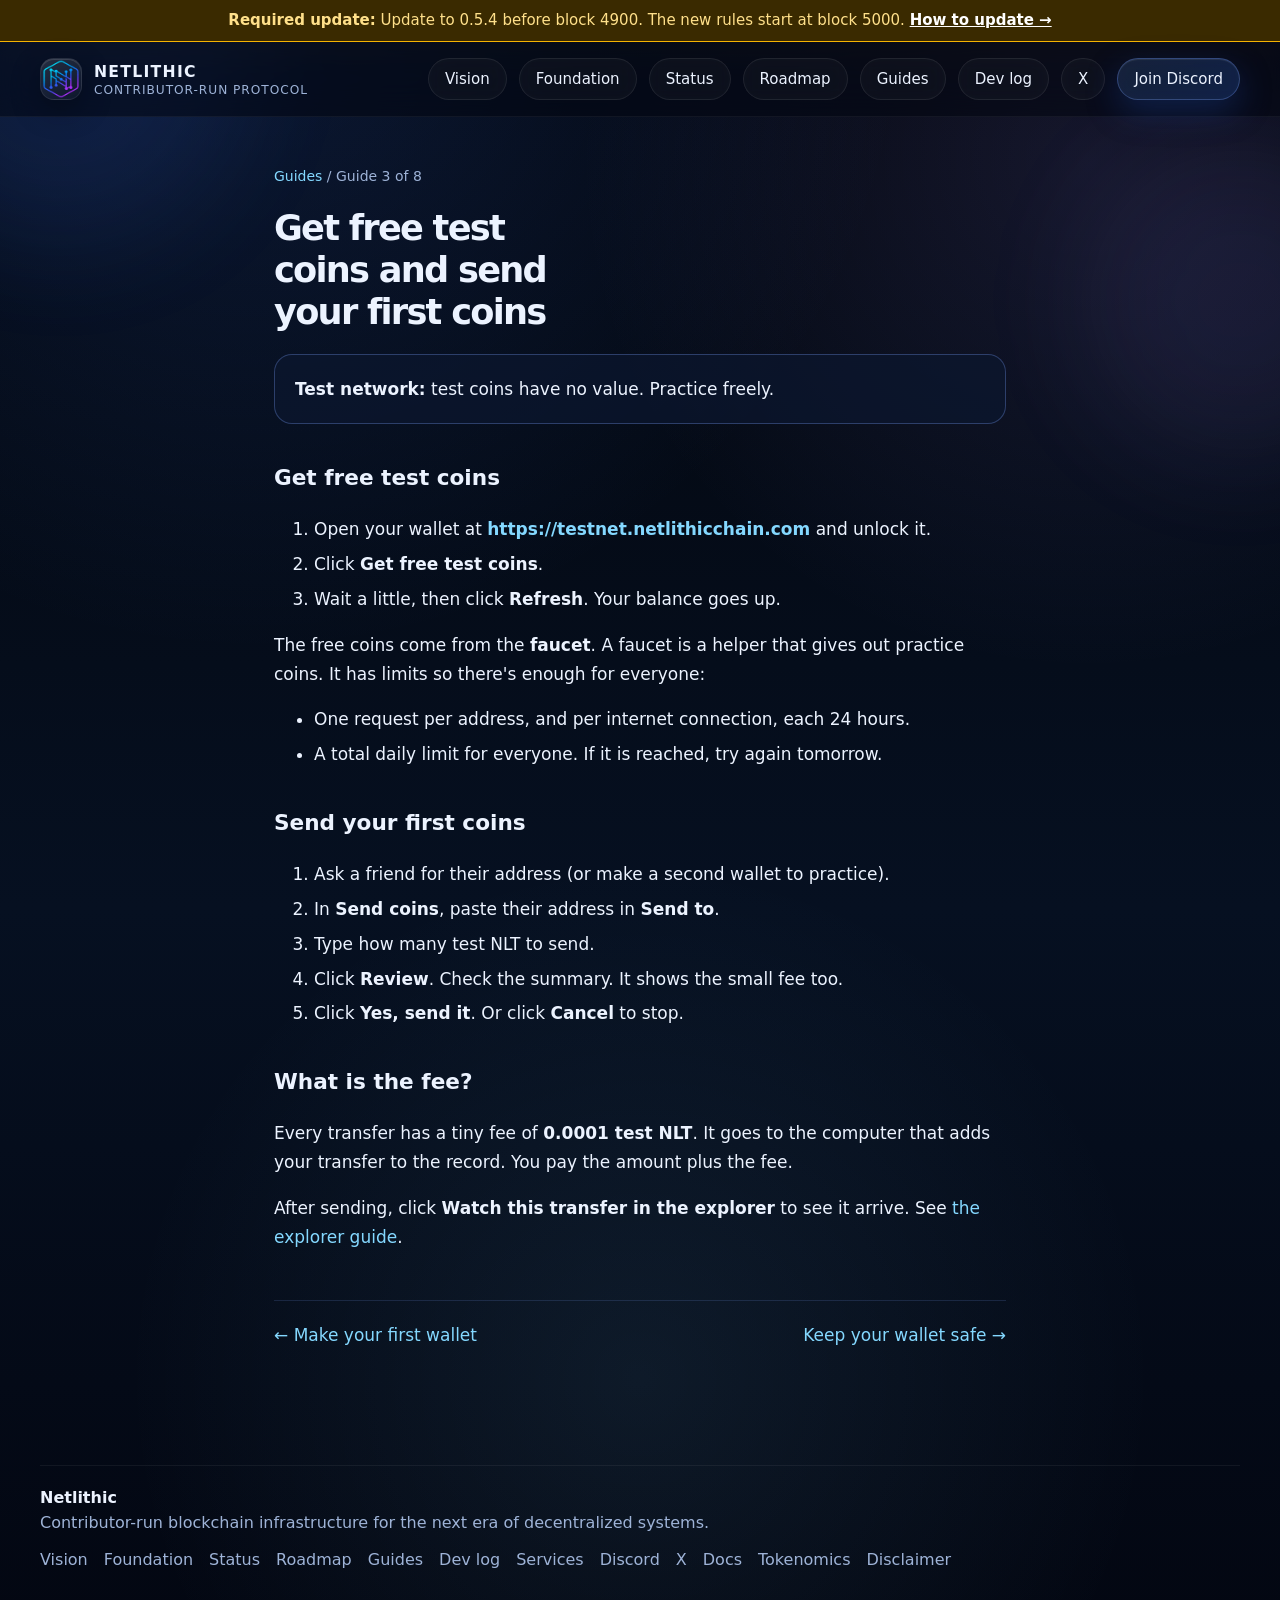
<file: guides/03-free-test-coins-and-first-send/index.html>
<!DOCTYPE html>
<html lang="en">
<head>
  <meta charset="UTF-8" />
  <meta name="viewport" content="width=device-width, initial-scale=1.0" />
  <title>Get free test coins and send your first coins | Netlithic Guides</title>
  <meta name="description" content="The free coins come from the faucet. A faucet is a helper that gives out practice coins. It has limits so there&#x27;s enough for everyone:" />
  <link rel="canonical" href="https://netlithicchain.com/guides/03-free-test-coins-and-first-send/" />
  <meta property="og:title" content="Get free test coins and send your first coins | Netlithic Guides" />
  <meta property="og:description" content="The free coins come from the faucet. A faucet is a helper that gives out practice coins. It has limits so there&#x27;s enough for everyone:" />
  <meta property="og:url" content="https://netlithicchain.com/guides/03-free-test-coins-and-first-send/" />
  <meta property="og:image" content="https://netlithicchain.com/og-image.png" />
  <meta name="twitter:card" content="summary_large_image" />
  <meta name="twitter:site" content="@netlithicchain" />
  <link rel="icon" href="/favicon.ico" sizes="any" />
  <link rel="apple-touch-icon" href="/apple-touch-icon.png" />
  <style>
    :root {
      --bg: #030712;
      --bg-2: #071120;
      --bg-3: #0b1730;
      --panel: rgba(12, 23, 47, 0.7);
      --panel-strong: rgba(14, 27, 56, 0.9);
      --panel-soft: rgba(255, 255, 255, 0.04);
      --line: rgba(122, 162, 255, 0.16);
      --line-strong: rgba(122, 162, 255, 0.3);
      --text: #ecf3ff;
      --muted: #9eb3d7;
      --muted-2: #7f96bf;
      --blue: #6da7ff;
      --blue-2: #3d7bff;
      --cyan: #84d8ff;
      --violet: #9d8cff;
      --success: #99e6ff;
      --glow: rgba(82, 141, 255, 0.34);
      --glow-2: rgba(133, 197, 255, 0.16);
      --shadow: 0 24px 70px rgba(0, 0, 0, 0.45);
      --radius: 24px;
      --radius-sm: 18px;
      --max: 1200px;
    }

    * {
      box-sizing: border-box;
    }

    html {
      scroll-behavior: smooth;
    }

    body {
      margin: 0;
      font-family: Inter, ui-sans-serif, system-ui, -apple-system, BlinkMacSystemFont, "Segoe UI", sans-serif;
      color: var(--text);
      background:
        radial-gradient(circle at 20% 0%, rgba(61, 123, 255, 0.16), transparent 34%),
        radial-gradient(circle at 85% 10%, rgba(157, 140, 255, 0.12), transparent 28%),
        radial-gradient(circle at 50% 85%, rgba(132, 216, 255, 0.08), transparent 34%),
        linear-gradient(180deg, #02050c 0%, #040a15 26%, #061021 56%, #030712 100%);
      min-height: 100vh;
      overflow-x: hidden;
    }

    body::before,
    body::after {
      content: "";
      position: fixed;
      inset: auto;
      pointer-events: none;
      z-index: -2;
      filter: blur(60px);
      opacity: 0.7;
    }

    body::before {
      top: -120px;
      left: -120px;
      width: 360px;
      height: 360px;
      background: rgba(61, 123, 255, 0.18);
      border-radius: 50%;
      animation: driftOne 18s ease-in-out infinite;
    }

    body::after {
      right: -120px;
      top: 140px;
      width: 320px;
      height: 320px;
      background: rgba(157, 140, 255, 0.12);
      border-radius: 50%;
      animation: driftTwo 22s ease-in-out infinite;
    }

    @keyframes driftOne {
      0%, 100% { transform: translate(0, 0) scale(1); }
      50% { transform: translate(40px, 30px) scale(1.08); }
    }

    @keyframes driftTwo {
      0%, 100% { transform: translate(0, 0) scale(1); }
      50% { transform: translate(-30px, 35px) scale(1.1); }
    }

    a {
      color: inherit;
      text-decoration: none;
    }

    img {
      max-width: 100%;
      display: block;
    }

    .container {
      width: min(var(--max), calc(100% - 40px));
      margin: 0 auto;
    }

    .grid-overlay {
      position: fixed;
      inset: 0;
      pointer-events: none;
      background-image:
        linear-gradient(rgba(255,255,255,0.03) 1px, transparent 1px),
        linear-gradient(90deg, rgba(255,255,255,0.03) 1px, transparent 1px);
      background-size: 44px 44px;
      mask-image: radial-gradient(circle at center, black 35%, transparent 85%);
      opacity: 0.18;
      z-index: -3;
    }

    .noise {
      position: fixed;
      inset: 0;
      pointer-events: none;
      opacity: 0.06;
      z-index: -1;
      background-image:
        radial-gradient(circle at 25% 25%, rgba(255,255,255,0.7) 0.5px, transparent 0.6px),
        radial-gradient(circle at 75% 75%, rgba(255,255,255,0.55) 0.5px, transparent 0.6px);
      background-size: 24px 24px, 28px 28px;
      mix-blend-mode: screen;
    }

    .topbar {
      position: sticky;
      top: 0;
      z-index: 50;
      backdrop-filter: blur(18px);
      background: rgba(3, 7, 18, 0.55);
      border-bottom: 1px solid rgba(255,255,255,0.05);
    }

    .nav {
      display: flex;
      align-items: center;
      justify-content: space-between;
      gap: 18px;
      padding: 16px 0;
    }

    .brand {
      display: flex;
      align-items: center;
      gap: 12px;
      min-width: 0;
    }

    .brand-badge {
      width: 42px;
      height: 42px;
      border-radius: 14px;
      overflow: hidden;
      background:
        linear-gradient(145deg, rgba(255,255,255,0.12), rgba(255,255,255,0.03));
      border: 1px solid rgba(255,255,255,0.08);
      box-shadow:
        inset 0 1px 0 rgba(255,255,255,0.12),
        0 10px 30px rgba(0,0,0,0.3);
      display: grid;
      place-items: center;
      flex-shrink: 0;
    }

    .brand-badge img {
      width: 100%;
      height: 100%;
      object-fit: cover;
    }

    .brand-text {
      display: flex;
      flex-direction: column;
      gap: 2px;
      min-width: 0;
    }

    .brand-text strong {
      font-size: 0.98rem;
      letter-spacing: 0.08em;
      text-transform: uppercase;
    }

    .brand-text span {
      font-size: 0.76rem;
      color: var(--muted);
      letter-spacing: 0.08em;
      text-transform: uppercase;
      white-space: nowrap;
    }

    .nav-links {
      display: flex;
      align-items: center;
      gap: 12px;
      flex-wrap: wrap;
      justify-content: flex-end;
    }

    .pill-link,
    .button {
      border: 1px solid rgba(255,255,255,0.08);
      background: rgba(255,255,255,0.04);
      color: var(--text);
      padding: 11px 16px;
      border-radius: 999px;
      transition: transform 0.25s ease, border-color 0.25s ease, background 0.25s ease, box-shadow 0.25s ease;
      font-size: 0.94rem;
      display: inline-flex;
      align-items: center;
      gap: 9px;
      backdrop-filter: blur(10px);
    }

    .pill-link:hover,
    .button:hover {
      transform: translateY(-1px);
      border-color: rgba(122, 162, 255, 0.38);
      background: rgba(255,255,255,0.06);
      box-shadow: 0 10px 28px rgba(7, 17, 32, 0.42);
    }

    .button.primary {
      background: linear-gradient(135deg, rgba(109, 167, 255, 0.16), rgba(61, 123, 255, 0.22));
      border-color: rgba(122, 162, 255, 0.3);
      box-shadow:
        inset 0 1px 0 rgba(255,255,255,0.08),
        0 12px 32px rgba(28, 69, 159, 0.35);
    }

    .button.primary:hover {
      box-shadow:
        inset 0 1px 0 rgba(255,255,255,0.1),
        0 16px 42px rgba(28, 69, 159, 0.45);
    }

    .hero {
      position: relative;
      padding: 72px 0 52px;
    }

    .hero-wrap {
      display: grid;
      grid-template-columns: 1.25fr 0.95fr;
      gap: 28px;
      align-items: stretch;
    }

    .hero-card,
    .panel {
      position: relative;
      border: 1px solid var(--line);
      background:
        linear-gradient(180deg, rgba(13, 24, 49, 0.88), rgba(7, 14, 28, 0.8));
      border-radius: 30px;
      box-shadow: var(--shadow);
      overflow: hidden;
    }

    .hero-card::before,
    .panel::before {
      content: "";
      position: absolute;
      inset: 0;
      background:
        linear-gradient(135deg, rgba(255,255,255,0.09), transparent 24%, transparent 72%, rgba(255,255,255,0.03));
      pointer-events: none;
    }

    .hero-card::after {
      content: "";
      position: absolute;
      top: -120px;
      right: -120px;
      width: 300px;
      height: 300px;
      border-radius: 50%;
      background: radial-gradient(circle, rgba(109, 167, 255, 0.18), transparent 66%);
      pointer-events: none;
    }

    .hero-inner {
      padding: 34px;
      position: relative;
      z-index: 1;
    }

    .eyebrow {
      display: inline-flex;
      align-items: center;
      gap: 10px;
      color: var(--success);
      font-size: 0.8rem;
      letter-spacing: 0.16em;
      text-transform: uppercase;
      padding: 10px 14px;
      border-radius: 999px;
      border: 1px solid rgba(132, 216, 255, 0.18);
      background: rgba(132, 216, 255, 0.06);
      margin-bottom: 20px;
      box-shadow: inset 0 1px 0 rgba(255,255,255,0.06);
    }

    .eyebrow-dot {
      width: 8px;
      height: 8px;
      border-radius: 50%;
      background: var(--cyan);
      box-shadow: 0 0 16px rgba(132, 216, 255, 0.75);
      animation: pulse 2s infinite ease-in-out;
    }

    @keyframes pulse {
      0%, 100% { transform: scale(1); opacity: 0.9; }
      50% { transform: scale(1.2); opacity: 1; }
    }

    h1 {
      margin: 0;
      font-size: clamp(2.9rem, 5vw, 5.25rem);
      line-height: 0.96;
      letter-spacing: -0.05em;
      max-width: 12ch;
    }

    .gradient-text {
      background: linear-gradient(180deg, #ffffff 0%, #cfe1ff 45%, #8fbcff 100%);
      -webkit-background-clip: text;
      background-clip: text;
      color: transparent;
    }

    .hero-copy {
      margin-top: 20px;
      max-width: 62ch;
      font-size: 1.05rem;
      line-height: 1.75;
      color: var(--muted);
    }

    .hero-actions {
      display: flex;
      gap: 14px;
      flex-wrap: wrap;
      margin-top: 28px;
    }

    .hero-stats {
      display: grid;
      grid-template-columns: repeat(3, 1fr);
      gap: 14px;
      margin-top: 28px;
    }

    .stat-card {
      position: relative;
      padding: 18px 16px;
      border-radius: 22px;
      border: 1px solid rgba(255,255,255,0.08);
      background: linear-gradient(180deg, rgba(255,255,255,0.06), rgba(255,255,255,0.03));
      overflow: hidden;
    }

    .stat-card::after {
      content: "";
      position: absolute;
      inset: auto -20% -60% auto;
      width: 160px;
      height: 160px;
      background: radial-gradient(circle, rgba(122, 162, 255, 0.14), transparent 70%);
      pointer-events: none;
    }

    .stat-label {
      color: var(--muted-2);
      font-size: 0.77rem;
      text-transform: uppercase;
      letter-spacing: 0.12em;
      margin-bottom: 8px;
    }

    .stat-value {
      font-size: 1.35rem;
      font-weight: 700;
      letter-spacing: -0.03em;
      margin-bottom: 8px;
    }

    .stat-text {
      color: var(--muted);
      font-size: 0.9rem;
      line-height: 1.55;
    }

    .hero-side {
      display: grid;
      gap: 18px;
    }

    .signal-stack {
      padding: 26px;
      min-height: 100%;
      display: flex;
      flex-direction: column;
      justify-content: space-between;
      gap: 22px;
    }

    .signal-header h2 {
      margin: 0 0 12px;
      font-size: 1.55rem;
      letter-spacing: -0.03em;
    }

    .signal-header p {
      margin: 0;
      color: var(--muted);
      line-height: 1.75;
      font-size: 0.98rem;
    }

    .signal-list {
      display: grid;
      gap: 14px;
    }

    .signal-item {
      display: grid;
      grid-template-columns: auto 1fr;
      gap: 14px;
      align-items: start;
      padding: 15px 14px;
      border-radius: 18px;
      border: 1px solid rgba(255,255,255,0.08);
      background: rgba(255,255,255,0.04);
    }

    .signal-icon {
      width: 38px;
      height: 38px;
      border-radius: 12px;
      display: grid;
      place-items: center;
      font-size: 1rem;
      color: var(--cyan);
      background: rgba(132, 216, 255, 0.08);
      border: 1px solid rgba(132, 216, 255, 0.16);
      box-shadow: inset 0 1px 0 rgba(255,255,255,0.08);
    }

    .signal-item strong {
      display: block;
      margin-bottom: 4px;
      font-size: 0.98rem;
    }

    .signal-item span {
      color: var(--muted);
      line-height: 1.6;
      font-size: 0.92rem;
    }

    .mini-status {
      display: grid;
      grid-template-columns: repeat(2, 1fr);
      gap: 14px;
    }

    .mini-panel {
      padding: 16px;
      border-radius: 20px;
      background: rgba(255,255,255,0.04);
      border: 1px solid rgba(255,255,255,0.08);
    }

    .mini-panel .kicker {
      font-size: 0.76rem;
      color: var(--muted-2);
      text-transform: uppercase;
      letter-spacing: 0.12em;
      margin-bottom: 8px;
    }

    .mini-panel .value {
      font-size: 1.05rem;
      font-weight: 700;
      margin-bottom: 8px;
    }

    .mini-panel p {
      margin: 0;
      color: var(--muted);
      font-size: 0.9rem;
      line-height: 1.6;
    }

    section {
      padding: 34px 0;
    }

    .section-head {
      display: grid;
      grid-template-columns: 1fr auto;
      gap: 20px;
      align-items: end;
      margin-bottom: 22px;
    }

    .section-head .title-wrap {
      max-width: 760px;
    }

    .section-kicker {
      font-size: 0.8rem;
      text-transform: uppercase;
      letter-spacing: 0.16em;
      color: var(--success);
      margin-bottom: 10px;
    }

    .section-head h2 {
      margin: 0 0 10px;
      font-size: clamp(2rem, 3vw, 3rem);
      letter-spacing: -0.04em;
      line-height: 1.05;
    }

    .section-head p {
      margin: 0;
      color: var(--muted);
      line-height: 1.75;
      font-size: 1rem;
    }

    .tag {
      border: 1px solid rgba(255,255,255,0.08);
      background: rgba(255,255,255,0.04);
      color: var(--muted);
      border-radius: 999px;
      padding: 10px 14px;
      font-size: 0.88rem;
      white-space: nowrap;
      align-self: start;
    }

    .vision-grid,
    .principles-grid,
    .status-grid,
    .activity-grid,
    .roadmap-grid,
    .cta-grid {
      display: grid;
      gap: 18px;
    }

    .vision-grid {
      grid-template-columns: 1.15fr 0.85fr;
    }

    .principles-grid,
    .status-grid,
    .activity-grid,
    .roadmap-grid {
      grid-template-columns: repeat(3, 1fr);
    }

    .card {
      position: relative;
      border: 1px solid var(--line);
      border-radius: 26px;
      padding: 24px;
      background:
        linear-gradient(180deg, rgba(12, 23, 47, 0.82), rgba(7, 14, 28, 0.76));
      box-shadow: var(--shadow);
      overflow: hidden;
    }

    .card::after {
      content: "";
      position: absolute;
      inset: auto -20% -40% auto;
      width: 220px;
      height: 220px;
      background: radial-gradient(circle, rgba(109, 167, 255, 0.12), transparent 68%);
      pointer-events: none;
    }

    .card h3 {
      margin: 0 0 12px;
      font-size: 1.2rem;
      letter-spacing: -0.03em;
    }

    .card p,
    .card li {
      color: var(--muted);
      line-height: 1.75;
      font-size: 0.97rem;
    }

    .card p:last-child {
      margin-bottom: 0;
    }

    .card ul {
      margin: 14px 0 0;
      padding-left: 18px;
    }

    .feature-list {
      display: grid;
      gap: 14px;
    }

    .feature-row {
      display: grid;
      grid-template-columns: auto 1fr;
      gap: 14px;
      align-items: start;
      padding: 14px 0;
      border-bottom: 1px solid rgba(255,255,255,0.06);
    }

    .feature-row:last-child {
      border-bottom: none;
      padding-bottom: 0;
    }

    .feature-bullet {
      width: 12px;
      height: 12px;
      border-radius: 50%;
      margin-top: 6px;
      background: linear-gradient(135deg, var(--cyan), var(--blue));
      box-shadow: 0 0 18px rgba(132, 216, 255, 0.45);
    }

    .feature-row strong {
      display: block;
      margin-bottom: 5px;
      font-size: 0.97rem;
    }

    .feature-row span {
      color: var(--muted);
      line-height: 1.65;
      font-size: 0.94rem;
    }

    .status-card .badge,
    .activity-card .badge,
    .roadmap-card .badge {
      display: inline-flex;
      align-items: center;
      gap: 8px;
      margin-bottom: 14px;
      padding: 8px 12px;
      border-radius: 999px;
      font-size: 0.75rem;
      text-transform: uppercase;
      letter-spacing: 0.12em;
      background: rgba(132, 216, 255, 0.07);
      color: var(--success);
      border: 1px solid rgba(132, 216, 255, 0.16);
    }

    .roadmap-card .step {
      font-size: 2rem;
      font-weight: 800;
      letter-spacing: -0.06em;
      color: rgba(255,255,255,0.14);
      margin-bottom: 10px;
    }

    .activity-card strong,
    .status-card strong,
    .roadmap-card strong {
      display: block;
      font-size: 1.04rem;
      margin-bottom: 8px;
      letter-spacing: -0.02em;
    }

    .split-panel {
      display: grid;
      grid-template-columns: 1fr 1fr;
      gap: 18px;
    }

    .inline-links {
      display: flex;
      gap: 12px;
      flex-wrap: wrap;
      margin-top: 18px;
    }

    .link-chip {
      display: inline-flex;
      align-items: center;
      gap: 9px;
      padding: 11px 14px;
      border-radius: 999px;
      border: 1px solid rgba(255,255,255,0.08);
      background: rgba(255,255,255,0.04);
      color: var(--text);
      font-size: 0.92rem;
      transition: transform 0.25s ease, border-color 0.25s ease, background 0.25s ease;
    }

    .link-chip:hover {
      transform: translateY(-1px);
      border-color: rgba(122, 162, 255, 0.34);
      background: rgba(255,255,255,0.06);
    }

    .cta-shell {
      position: relative;
      overflow: hidden;
      border-radius: 32px;
      border: 1px solid rgba(122, 162, 255, 0.18);
      background:
        radial-gradient(circle at top right, rgba(157, 140, 255, 0.14), transparent 28%),
        radial-gradient(circle at left center, rgba(132, 216, 255, 0.1), transparent 30%),
        linear-gradient(180deg, rgba(14, 28, 56, 0.94), rgba(7, 14, 28, 0.88));
      box-shadow: var(--shadow);
    }

    .cta-shell::before {
      content: "";
      position: absolute;
      inset: 0;
      background:
        linear-gradient(135deg, rgba(255,255,255,0.08), transparent 24%, transparent 76%, rgba(255,255,255,0.02));
      pointer-events: none;
    }

    .cta-grid {
      grid-template-columns: 1.1fr 0.9fr;
      align-items: center;
      padding: 34px;
    }

    .cta-grid h2 {
      margin: 0 0 12px;
      font-size: clamp(2.2rem, 4vw, 3.5rem);
      letter-spacing: -0.05em;
      line-height: 0.98;
      max-width: 12ch;
    }

    .cta-grid p {
      margin: 0;
      color: var(--muted);
      line-height: 1.8;
      max-width: 60ch;
      font-size: 1rem;
    }

    .cta-actions {
      display: flex;
      flex-wrap: wrap;
      gap: 14px;
      justify-content: flex-end;
      align-items: center;
    }

    footer {
      padding: 36px 0 52px;
      color: var(--muted);
    }

    .footer-inner {
      display: flex;
      justify-content: space-between;
      gap: 18px;
      align-items: center;
      flex-wrap: wrap;
      border-top: 1px solid rgba(255,255,255,0.06);
      padding-top: 22px;
    }

    .footer-links {
      display: flex;
      gap: 16px;
      flex-wrap: wrap;
    }

    .footer-links a:hover {
      color: var(--text);
    }

    .reveal {
      opacity: 0;
      transform: translateY(18px);
      transition: opacity 0.8s ease, transform 0.8s ease;
    }

    .reveal.visible {
      opacity: 1;
      transform: translateY(0);
    }

    @media (max-width: 1120px) {
      .hero-wrap,
      .vision-grid,
      .cta-grid,
      .split-panel {
        grid-template-columns: 1fr;
      }

      .principles-grid,
      .status-grid,
      .activity-grid,
      .roadmap-grid {
        grid-template-columns: repeat(2, 1fr);
      }

      .cta-actions {
        justify-content: flex-start;
      }

      .section-head {
        grid-template-columns: 1fr;
        align-items: start;
      }
    }

    @media (max-width: 760px) {
      .container {
        width: min(var(--max), calc(100% - 24px));
      }

      .nav {
        padding: 14px 0;
      }

      .nav-links {
        gap: 10px;
      }

      .pill-link,
      .button {
        padding: 10px 14px;
        font-size: 0.9rem;
      }

      .hero {
        padding-top: 48px;
      }

      .hero-inner,
      .signal-stack,
      .card,
      .cta-grid {
        padding: 22px;
      }

      .hero-stats,
      .mini-status,
      .principles-grid,
      .status-grid,
      .activity-grid,
      .roadmap-grid {
        grid-template-columns: 1fr;
      }

      h1 {
        max-width: none;
      }

      .cta-grid h2 {
        max-width: none;
      }

      .footer-inner {
        align-items: flex-start;
        flex-direction: column;
      }
    }
  </style>
  <style>
.guide{max-width:780px;margin:0 auto;padding:48px 24px 80px;line-height:1.7;font-size:17px}
.guide h1{font-size:2.2rem;line-height:1.2;margin:0 0 20px}.guide h2{margin-top:36px;font-size:1.35rem}
.guide a{color:var(--cyan)}.guide blockquote{margin:20px 0;padding:14px 20px;border:1px solid var(--line-strong);border-radius:var(--radius-sm);background:var(--panel)}
.guide blockquote p{margin:6px 0}.guide li{margin:6px 0}.guide code{background:var(--panel-soft);padding:2px 6px;border-radius:6px}
.guide .crumbs{font-size:14px;color:var(--muted);margin-bottom:18px}.guide .pager{display:flex;justify-content:space-between;gap:12px;margin-top:48px;border-top:1px solid var(--line);padding-top:20px}
.guide ol.cards{list-style:none;padding:0;display:grid;gap:14px}.guide ol.cards a{display:block;padding:18px 22px;border:1px solid var(--line);border-radius:var(--radius-sm);background:var(--panel);text-decoration:none;color:var(--text);font-weight:600}
.guide ol.cards a:hover{border-color:var(--line-strong)}.guide ol.cards span{color:var(--muted);font-weight:400;margin-right:10px}
.soon{display:inline-block;font-size:13px;padding:2px 10px;border-radius:999px;border:1px solid var(--violet);color:var(--violet);margin-left:8px;vertical-align:middle}
</style>
</head>
<body>
<div class="update-banner" style="background:#3a2a00;border-bottom:1px solid #f5b301;color:#ffe08a;text-align:center;padding:10px 16px;font-size:15px;line-height:1.4"><strong>Required update:</strong> Update to 0.5.4 before block 4900. The new rules start at block 5000. <a href="/update/" style="color:#fff;font-weight:700;text-decoration:underline">How to update &rarr;</a></div>
  <header class="topbar">
    <div class="container">
      <nav class="nav">
        <a href="/" class="brand" aria-label="Netlithic home">
          <div class="brand-badge">
            <img src="/brand-badge.png" alt="Netlithic logo" width="42" height="42" />
          </div>
          <div class="brand-text">
            <strong>Netlithic</strong>
            <span>Contributor-Run Protocol</span>
          </div>
        </a>

        <div class="nav-links">
          <a class="pill-link" href="/#vision">Vision</a>
          <a class="pill-link" href="/#foundation">Foundation</a>
          <a class="pill-link" href="/#status">Status</a>
          <a class="pill-link" href="/#roadmap">Roadmap</a>
          <a class="pill-link" href="/guides/">Guides</a>
          <a class="pill-link" href="/devlog/">Dev log</a>
          <a class="button" href="https://x.com/netlithicchain" target="_blank" rel="noopener noreferrer">X</a>
          <a class="button primary" href="https://discord.gg/Mu5r62GExn" target="_blank" rel="noopener noreferrer">Join Discord</a>
        </div>
      </nav>
    </div>
  </header>
  <main class="guide">
<div class="crumbs"><a href="/guides/">Guides</a> / Guide 3 of 8</div>
<h1>Get free test coins and send your first coins</h1>
<blockquote>
<p><strong>Test network:</strong> test coins have no value. Practice freely.</p>
</blockquote>
<h2>Get free test coins</h2>
<ol>
<li>Open your wallet at <strong><a href="https://testnet.netlithicchain.com" target="_blank" rel="noopener noreferrer">https://testnet.netlithicchain.com</a></strong> and unlock it.</li>
<li>Click <strong>Get free test coins</strong>.</li>
<li>Wait a little, then click <strong>Refresh</strong>. Your balance goes up.</li>
</ol>
<p>The free coins come from the <strong>faucet</strong>. A faucet is a helper that gives out practice coins. It has limits so there's enough for everyone:</p>
<ul>
<li>One request per address, and per internet connection, each 24 hours.</li>
<li>A total daily limit for everyone. If it is reached, try again tomorrow.</li>
</ul>
<h2>Send your first coins</h2>
<ol>
<li>Ask a friend for their address (or make a second wallet to practice).</li>
<li>In <strong>Send coins</strong>, paste their address in <strong>Send to</strong>.</li>
<li>Type how many test NLT to send.</li>
<li>Click <strong>Review</strong>. Check the summary. It shows the small fee too.</li>
<li>Click <strong>Yes, send it</strong>. Or click <strong>Cancel</strong> to stop.</li>
</ol>
<h2>What is the fee?</h2>
<p>Every transfer has a tiny fee of <strong>0.0001 test NLT</strong>. It goes to the computer that adds your transfer to the record. You pay the amount plus the fee.</p>
<p>After sending, click <strong>Watch this transfer in the explorer</strong> to see it arrive. See <a href="/guides/05-explorer/">the explorer guide</a>.</p>
<div class="pager"><a href="/guides/02-make-your-first-wallet/">&larr; Make your first wallet</a><a href="/guides/04-keep-your-wallet-safe/">Keep your wallet safe &rarr;</a></div>
  </main>
  <footer>
    <div class="container">
      <div class="footer-inner">
        <div>
          <strong style="display:block; color: var(--text); margin-bottom: 6px;">Netlithic</strong>
          <span>Contributor-run blockchain infrastructure for the next era of decentralized systems.</span>
        </div>

        <div class="footer-links">
          <a href="/#vision">Vision</a>
          <a href="/#foundation">Foundation</a>
          <a href="/#status">Status</a>
          <a href="/#roadmap">Roadmap</a>
          <a href="/guides/">Guides</a>
          <a href="/devlog/">Dev log</a>
          <a href="/services/">Services</a>
          <a href="https://discord.gg/Mu5r62GExn" target="_blank" rel="noopener noreferrer">Discord</a>
          <a href="https://x.com/netlithicchain" target="_blank" rel="noopener noreferrer">X</a>
          <a href="https://github.com/Netlithicchain/Netlithic/tree/main/docs" target="_blank" rel="noopener noreferrer">Docs</a>
          <a href="https://github.com/Netlithicchain/Netlithic/blob/main/docs/Tokenomics.md" target="_blank" rel="noopener noreferrer">Tokenomics</a>
          <a href="https://github.com/Netlithicchain/Netlithic/blob/main/DISCLAIMER.md" target="_blank" rel="noopener noreferrer">Disclaimer</a>
        </div>
      </div>
    </div>
  </footer>
</body>
</html>
</file>
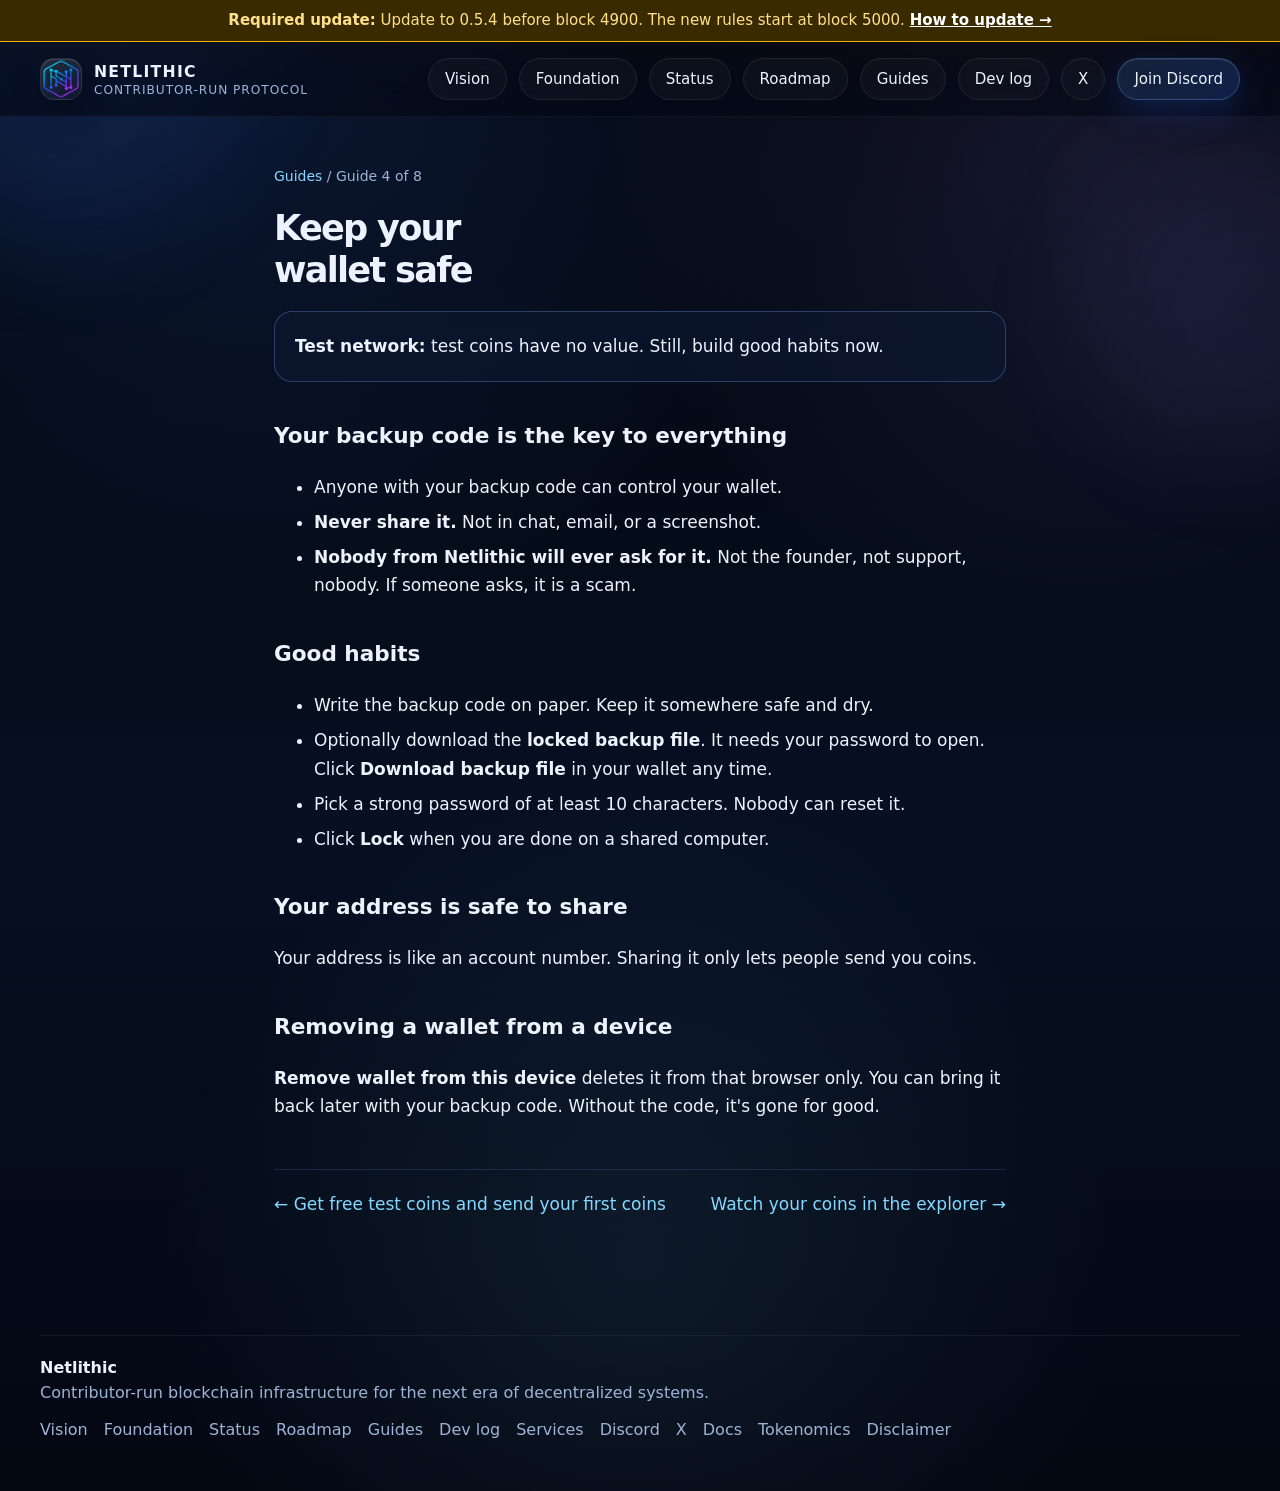
<file: guides/04-keep-your-wallet-safe/index.html>
<!DOCTYPE html>
<html lang="en">
<head>
  <meta charset="UTF-8" />
  <meta name="viewport" content="width=device-width, initial-scale=1.0" />
  <title>Keep your wallet safe | Netlithic Guides</title>
  <meta name="description" content="Your address is like an account number. Sharing it only lets people send you coins." />
  <link rel="canonical" href="https://netlithicchain.com/guides/04-keep-your-wallet-safe/" />
  <meta property="og:title" content="Keep your wallet safe | Netlithic Guides" />
  <meta property="og:description" content="Your address is like an account number. Sharing it only lets people send you coins." />
  <meta property="og:url" content="https://netlithicchain.com/guides/04-keep-your-wallet-safe/" />
  <meta property="og:image" content="https://netlithicchain.com/og-image.png" />
  <meta name="twitter:card" content="summary_large_image" />
  <meta name="twitter:site" content="@netlithicchain" />
  <link rel="icon" href="/favicon.ico" sizes="any" />
  <link rel="apple-touch-icon" href="/apple-touch-icon.png" />
  <style>
    :root {
      --bg: #030712;
      --bg-2: #071120;
      --bg-3: #0b1730;
      --panel: rgba(12, 23, 47, 0.7);
      --panel-strong: rgba(14, 27, 56, 0.9);
      --panel-soft: rgba(255, 255, 255, 0.04);
      --line: rgba(122, 162, 255, 0.16);
      --line-strong: rgba(122, 162, 255, 0.3);
      --text: #ecf3ff;
      --muted: #9eb3d7;
      --muted-2: #7f96bf;
      --blue: #6da7ff;
      --blue-2: #3d7bff;
      --cyan: #84d8ff;
      --violet: #9d8cff;
      --success: #99e6ff;
      --glow: rgba(82, 141, 255, 0.34);
      --glow-2: rgba(133, 197, 255, 0.16);
      --shadow: 0 24px 70px rgba(0, 0, 0, 0.45);
      --radius: 24px;
      --radius-sm: 18px;
      --max: 1200px;
    }

    * {
      box-sizing: border-box;
    }

    html {
      scroll-behavior: smooth;
    }

    body {
      margin: 0;
      font-family: Inter, ui-sans-serif, system-ui, -apple-system, BlinkMacSystemFont, "Segoe UI", sans-serif;
      color: var(--text);
      background:
        radial-gradient(circle at 20% 0%, rgba(61, 123, 255, 0.16), transparent 34%),
        radial-gradient(circle at 85% 10%, rgba(157, 140, 255, 0.12), transparent 28%),
        radial-gradient(circle at 50% 85%, rgba(132, 216, 255, 0.08), transparent 34%),
        linear-gradient(180deg, #02050c 0%, #040a15 26%, #061021 56%, #030712 100%);
      min-height: 100vh;
      overflow-x: hidden;
    }

    body::before,
    body::after {
      content: "";
      position: fixed;
      inset: auto;
      pointer-events: none;
      z-index: -2;
      filter: blur(60px);
      opacity: 0.7;
    }

    body::before {
      top: -120px;
      left: -120px;
      width: 360px;
      height: 360px;
      background: rgba(61, 123, 255, 0.18);
      border-radius: 50%;
      animation: driftOne 18s ease-in-out infinite;
    }

    body::after {
      right: -120px;
      top: 140px;
      width: 320px;
      height: 320px;
      background: rgba(157, 140, 255, 0.12);
      border-radius: 50%;
      animation: driftTwo 22s ease-in-out infinite;
    }

    @keyframes driftOne {
      0%, 100% { transform: translate(0, 0) scale(1); }
      50% { transform: translate(40px, 30px) scale(1.08); }
    }

    @keyframes driftTwo {
      0%, 100% { transform: translate(0, 0) scale(1); }
      50% { transform: translate(-30px, 35px) scale(1.1); }
    }

    a {
      color: inherit;
      text-decoration: none;
    }

    img {
      max-width: 100%;
      display: block;
    }

    .container {
      width: min(var(--max), calc(100% - 40px));
      margin: 0 auto;
    }

    .grid-overlay {
      position: fixed;
      inset: 0;
      pointer-events: none;
      background-image:
        linear-gradient(rgba(255,255,255,0.03) 1px, transparent 1px),
        linear-gradient(90deg, rgba(255,255,255,0.03) 1px, transparent 1px);
      background-size: 44px 44px;
      mask-image: radial-gradient(circle at center, black 35%, transparent 85%);
      opacity: 0.18;
      z-index: -3;
    }

    .noise {
      position: fixed;
      inset: 0;
      pointer-events: none;
      opacity: 0.06;
      z-index: -1;
      background-image:
        radial-gradient(circle at 25% 25%, rgba(255,255,255,0.7) 0.5px, transparent 0.6px),
        radial-gradient(circle at 75% 75%, rgba(255,255,255,0.55) 0.5px, transparent 0.6px);
      background-size: 24px 24px, 28px 28px;
      mix-blend-mode: screen;
    }

    .topbar {
      position: sticky;
      top: 0;
      z-index: 50;
      backdrop-filter: blur(18px);
      background: rgba(3, 7, 18, 0.55);
      border-bottom: 1px solid rgba(255,255,255,0.05);
    }

    .nav {
      display: flex;
      align-items: center;
      justify-content: space-between;
      gap: 18px;
      padding: 16px 0;
    }

    .brand {
      display: flex;
      align-items: center;
      gap: 12px;
      min-width: 0;
    }

    .brand-badge {
      width: 42px;
      height: 42px;
      border-radius: 14px;
      overflow: hidden;
      background:
        linear-gradient(145deg, rgba(255,255,255,0.12), rgba(255,255,255,0.03));
      border: 1px solid rgba(255,255,255,0.08);
      box-shadow:
        inset 0 1px 0 rgba(255,255,255,0.12),
        0 10px 30px rgba(0,0,0,0.3);
      display: grid;
      place-items: center;
      flex-shrink: 0;
    }

    .brand-badge img {
      width: 100%;
      height: 100%;
      object-fit: cover;
    }

    .brand-text {
      display: flex;
      flex-direction: column;
      gap: 2px;
      min-width: 0;
    }

    .brand-text strong {
      font-size: 0.98rem;
      letter-spacing: 0.08em;
      text-transform: uppercase;
    }

    .brand-text span {
      font-size: 0.76rem;
      color: var(--muted);
      letter-spacing: 0.08em;
      text-transform: uppercase;
      white-space: nowrap;
    }

    .nav-links {
      display: flex;
      align-items: center;
      gap: 12px;
      flex-wrap: wrap;
      justify-content: flex-end;
    }

    .pill-link,
    .button {
      border: 1px solid rgba(255,255,255,0.08);
      background: rgba(255,255,255,0.04);
      color: var(--text);
      padding: 11px 16px;
      border-radius: 999px;
      transition: transform 0.25s ease, border-color 0.25s ease, background 0.25s ease, box-shadow 0.25s ease;
      font-size: 0.94rem;
      display: inline-flex;
      align-items: center;
      gap: 9px;
      backdrop-filter: blur(10px);
    }

    .pill-link:hover,
    .button:hover {
      transform: translateY(-1px);
      border-color: rgba(122, 162, 255, 0.38);
      background: rgba(255,255,255,0.06);
      box-shadow: 0 10px 28px rgba(7, 17, 32, 0.42);
    }

    .button.primary {
      background: linear-gradient(135deg, rgba(109, 167, 255, 0.16), rgba(61, 123, 255, 0.22));
      border-color: rgba(122, 162, 255, 0.3);
      box-shadow:
        inset 0 1px 0 rgba(255,255,255,0.08),
        0 12px 32px rgba(28, 69, 159, 0.35);
    }

    .button.primary:hover {
      box-shadow:
        inset 0 1px 0 rgba(255,255,255,0.1),
        0 16px 42px rgba(28, 69, 159, 0.45);
    }

    .hero {
      position: relative;
      padding: 72px 0 52px;
    }

    .hero-wrap {
      display: grid;
      grid-template-columns: 1.25fr 0.95fr;
      gap: 28px;
      align-items: stretch;
    }

    .hero-card,
    .panel {
      position: relative;
      border: 1px solid var(--line);
      background:
        linear-gradient(180deg, rgba(13, 24, 49, 0.88), rgba(7, 14, 28, 0.8));
      border-radius: 30px;
      box-shadow: var(--shadow);
      overflow: hidden;
    }

    .hero-card::before,
    .panel::before {
      content: "";
      position: absolute;
      inset: 0;
      background:
        linear-gradient(135deg, rgba(255,255,255,0.09), transparent 24%, transparent 72%, rgba(255,255,255,0.03));
      pointer-events: none;
    }

    .hero-card::after {
      content: "";
      position: absolute;
      top: -120px;
      right: -120px;
      width: 300px;
      height: 300px;
      border-radius: 50%;
      background: radial-gradient(circle, rgba(109, 167, 255, 0.18), transparent 66%);
      pointer-events: none;
    }

    .hero-inner {
      padding: 34px;
      position: relative;
      z-index: 1;
    }

    .eyebrow {
      display: inline-flex;
      align-items: center;
      gap: 10px;
      color: var(--success);
      font-size: 0.8rem;
      letter-spacing: 0.16em;
      text-transform: uppercase;
      padding: 10px 14px;
      border-radius: 999px;
      border: 1px solid rgba(132, 216, 255, 0.18);
      background: rgba(132, 216, 255, 0.06);
      margin-bottom: 20px;
      box-shadow: inset 0 1px 0 rgba(255,255,255,0.06);
    }

    .eyebrow-dot {
      width: 8px;
      height: 8px;
      border-radius: 50%;
      background: var(--cyan);
      box-shadow: 0 0 16px rgba(132, 216, 255, 0.75);
      animation: pulse 2s infinite ease-in-out;
    }

    @keyframes pulse {
      0%, 100% { transform: scale(1); opacity: 0.9; }
      50% { transform: scale(1.2); opacity: 1; }
    }

    h1 {
      margin: 0;
      font-size: clamp(2.9rem, 5vw, 5.25rem);
      line-height: 0.96;
      letter-spacing: -0.05em;
      max-width: 12ch;
    }

    .gradient-text {
      background: linear-gradient(180deg, #ffffff 0%, #cfe1ff 45%, #8fbcff 100%);
      -webkit-background-clip: text;
      background-clip: text;
      color: transparent;
    }

    .hero-copy {
      margin-top: 20px;
      max-width: 62ch;
      font-size: 1.05rem;
      line-height: 1.75;
      color: var(--muted);
    }

    .hero-actions {
      display: flex;
      gap: 14px;
      flex-wrap: wrap;
      margin-top: 28px;
    }

    .hero-stats {
      display: grid;
      grid-template-columns: repeat(3, 1fr);
      gap: 14px;
      margin-top: 28px;
    }

    .stat-card {
      position: relative;
      padding: 18px 16px;
      border-radius: 22px;
      border: 1px solid rgba(255,255,255,0.08);
      background: linear-gradient(180deg, rgba(255,255,255,0.06), rgba(255,255,255,0.03));
      overflow: hidden;
    }

    .stat-card::after {
      content: "";
      position: absolute;
      inset: auto -20% -60% auto;
      width: 160px;
      height: 160px;
      background: radial-gradient(circle, rgba(122, 162, 255, 0.14), transparent 70%);
      pointer-events: none;
    }

    .stat-label {
      color: var(--muted-2);
      font-size: 0.77rem;
      text-transform: uppercase;
      letter-spacing: 0.12em;
      margin-bottom: 8px;
    }

    .stat-value {
      font-size: 1.35rem;
      font-weight: 700;
      letter-spacing: -0.03em;
      margin-bottom: 8px;
    }

    .stat-text {
      color: var(--muted);
      font-size: 0.9rem;
      line-height: 1.55;
    }

    .hero-side {
      display: grid;
      gap: 18px;
    }

    .signal-stack {
      padding: 26px;
      min-height: 100%;
      display: flex;
      flex-direction: column;
      justify-content: space-between;
      gap: 22px;
    }

    .signal-header h2 {
      margin: 0 0 12px;
      font-size: 1.55rem;
      letter-spacing: -0.03em;
    }

    .signal-header p {
      margin: 0;
      color: var(--muted);
      line-height: 1.75;
      font-size: 0.98rem;
    }

    .signal-list {
      display: grid;
      gap: 14px;
    }

    .signal-item {
      display: grid;
      grid-template-columns: auto 1fr;
      gap: 14px;
      align-items: start;
      padding: 15px 14px;
      border-radius: 18px;
      border: 1px solid rgba(255,255,255,0.08);
      background: rgba(255,255,255,0.04);
    }

    .signal-icon {
      width: 38px;
      height: 38px;
      border-radius: 12px;
      display: grid;
      place-items: center;
      font-size: 1rem;
      color: var(--cyan);
      background: rgba(132, 216, 255, 0.08);
      border: 1px solid rgba(132, 216, 255, 0.16);
      box-shadow: inset 0 1px 0 rgba(255,255,255,0.08);
    }

    .signal-item strong {
      display: block;
      margin-bottom: 4px;
      font-size: 0.98rem;
    }

    .signal-item span {
      color: var(--muted);
      line-height: 1.6;
      font-size: 0.92rem;
    }

    .mini-status {
      display: grid;
      grid-template-columns: repeat(2, 1fr);
      gap: 14px;
    }

    .mini-panel {
      padding: 16px;
      border-radius: 20px;
      background: rgba(255,255,255,0.04);
      border: 1px solid rgba(255,255,255,0.08);
    }

    .mini-panel .kicker {
      font-size: 0.76rem;
      color: var(--muted-2);
      text-transform: uppercase;
      letter-spacing: 0.12em;
      margin-bottom: 8px;
    }

    .mini-panel .value {
      font-size: 1.05rem;
      font-weight: 700;
      margin-bottom: 8px;
    }

    .mini-panel p {
      margin: 0;
      color: var(--muted);
      font-size: 0.9rem;
      line-height: 1.6;
    }

    section {
      padding: 34px 0;
    }

    .section-head {
      display: grid;
      grid-template-columns: 1fr auto;
      gap: 20px;
      align-items: end;
      margin-bottom: 22px;
    }

    .section-head .title-wrap {
      max-width: 760px;
    }

    .section-kicker {
      font-size: 0.8rem;
      text-transform: uppercase;
      letter-spacing: 0.16em;
      color: var(--success);
      margin-bottom: 10px;
    }

    .section-head h2 {
      margin: 0 0 10px;
      font-size: clamp(2rem, 3vw, 3rem);
      letter-spacing: -0.04em;
      line-height: 1.05;
    }

    .section-head p {
      margin: 0;
      color: var(--muted);
      line-height: 1.75;
      font-size: 1rem;
    }

    .tag {
      border: 1px solid rgba(255,255,255,0.08);
      background: rgba(255,255,255,0.04);
      color: var(--muted);
      border-radius: 999px;
      padding: 10px 14px;
      font-size: 0.88rem;
      white-space: nowrap;
      align-self: start;
    }

    .vision-grid,
    .principles-grid,
    .status-grid,
    .activity-grid,
    .roadmap-grid,
    .cta-grid {
      display: grid;
      gap: 18px;
    }

    .vision-grid {
      grid-template-columns: 1.15fr 0.85fr;
    }

    .principles-grid,
    .status-grid,
    .activity-grid,
    .roadmap-grid {
      grid-template-columns: repeat(3, 1fr);
    }

    .card {
      position: relative;
      border: 1px solid var(--line);
      border-radius: 26px;
      padding: 24px;
      background:
        linear-gradient(180deg, rgba(12, 23, 47, 0.82), rgba(7, 14, 28, 0.76));
      box-shadow: var(--shadow);
      overflow: hidden;
    }

    .card::after {
      content: "";
      position: absolute;
      inset: auto -20% -40% auto;
      width: 220px;
      height: 220px;
      background: radial-gradient(circle, rgba(109, 167, 255, 0.12), transparent 68%);
      pointer-events: none;
    }

    .card h3 {
      margin: 0 0 12px;
      font-size: 1.2rem;
      letter-spacing: -0.03em;
    }

    .card p,
    .card li {
      color: var(--muted);
      line-height: 1.75;
      font-size: 0.97rem;
    }

    .card p:last-child {
      margin-bottom: 0;
    }

    .card ul {
      margin: 14px 0 0;
      padding-left: 18px;
    }

    .feature-list {
      display: grid;
      gap: 14px;
    }

    .feature-row {
      display: grid;
      grid-template-columns: auto 1fr;
      gap: 14px;
      align-items: start;
      padding: 14px 0;
      border-bottom: 1px solid rgba(255,255,255,0.06);
    }

    .feature-row:last-child {
      border-bottom: none;
      padding-bottom: 0;
    }

    .feature-bullet {
      width: 12px;
      height: 12px;
      border-radius: 50%;
      margin-top: 6px;
      background: linear-gradient(135deg, var(--cyan), var(--blue));
      box-shadow: 0 0 18px rgba(132, 216, 255, 0.45);
    }

    .feature-row strong {
      display: block;
      margin-bottom: 5px;
      font-size: 0.97rem;
    }

    .feature-row span {
      color: var(--muted);
      line-height: 1.65;
      font-size: 0.94rem;
    }

    .status-card .badge,
    .activity-card .badge,
    .roadmap-card .badge {
      display: inline-flex;
      align-items: center;
      gap: 8px;
      margin-bottom: 14px;
      padding: 8px 12px;
      border-radius: 999px;
      font-size: 0.75rem;
      text-transform: uppercase;
      letter-spacing: 0.12em;
      background: rgba(132, 216, 255, 0.07);
      color: var(--success);
      border: 1px solid rgba(132, 216, 255, 0.16);
    }

    .roadmap-card .step {
      font-size: 2rem;
      font-weight: 800;
      letter-spacing: -0.06em;
      color: rgba(255,255,255,0.14);
      margin-bottom: 10px;
    }

    .activity-card strong,
    .status-card strong,
    .roadmap-card strong {
      display: block;
      font-size: 1.04rem;
      margin-bottom: 8px;
      letter-spacing: -0.02em;
    }

    .split-panel {
      display: grid;
      grid-template-columns: 1fr 1fr;
      gap: 18px;
    }

    .inline-links {
      display: flex;
      gap: 12px;
      flex-wrap: wrap;
      margin-top: 18px;
    }

    .link-chip {
      display: inline-flex;
      align-items: center;
      gap: 9px;
      padding: 11px 14px;
      border-radius: 999px;
      border: 1px solid rgba(255,255,255,0.08);
      background: rgba(255,255,255,0.04);
      color: var(--text);
      font-size: 0.92rem;
      transition: transform 0.25s ease, border-color 0.25s ease, background 0.25s ease;
    }

    .link-chip:hover {
      transform: translateY(-1px);
      border-color: rgba(122, 162, 255, 0.34);
      background: rgba(255,255,255,0.06);
    }

    .cta-shell {
      position: relative;
      overflow: hidden;
      border-radius: 32px;
      border: 1px solid rgba(122, 162, 255, 0.18);
      background:
        radial-gradient(circle at top right, rgba(157, 140, 255, 0.14), transparent 28%),
        radial-gradient(circle at left center, rgba(132, 216, 255, 0.1), transparent 30%),
        linear-gradient(180deg, rgba(14, 28, 56, 0.94), rgba(7, 14, 28, 0.88));
      box-shadow: var(--shadow);
    }

    .cta-shell::before {
      content: "";
      position: absolute;
      inset: 0;
      background:
        linear-gradient(135deg, rgba(255,255,255,0.08), transparent 24%, transparent 76%, rgba(255,255,255,0.02));
      pointer-events: none;
    }

    .cta-grid {
      grid-template-columns: 1.1fr 0.9fr;
      align-items: center;
      padding: 34px;
    }

    .cta-grid h2 {
      margin: 0 0 12px;
      font-size: clamp(2.2rem, 4vw, 3.5rem);
      letter-spacing: -0.05em;
      line-height: 0.98;
      max-width: 12ch;
    }

    .cta-grid p {
      margin: 0;
      color: var(--muted);
      line-height: 1.8;
      max-width: 60ch;
      font-size: 1rem;
    }

    .cta-actions {
      display: flex;
      flex-wrap: wrap;
      gap: 14px;
      justify-content: flex-end;
      align-items: center;
    }

    footer {
      padding: 36px 0 52px;
      color: var(--muted);
    }

    .footer-inner {
      display: flex;
      justify-content: space-between;
      gap: 18px;
      align-items: center;
      flex-wrap: wrap;
      border-top: 1px solid rgba(255,255,255,0.06);
      padding-top: 22px;
    }

    .footer-links {
      display: flex;
      gap: 16px;
      flex-wrap: wrap;
    }

    .footer-links a:hover {
      color: var(--text);
    }

    .reveal {
      opacity: 0;
      transform: translateY(18px);
      transition: opacity 0.8s ease, transform 0.8s ease;
    }

    .reveal.visible {
      opacity: 1;
      transform: translateY(0);
    }

    @media (max-width: 1120px) {
      .hero-wrap,
      .vision-grid,
      .cta-grid,
      .split-panel {
        grid-template-columns: 1fr;
      }

      .principles-grid,
      .status-grid,
      .activity-grid,
      .roadmap-grid {
        grid-template-columns: repeat(2, 1fr);
      }

      .cta-actions {
        justify-content: flex-start;
      }

      .section-head {
        grid-template-columns: 1fr;
        align-items: start;
      }
    }

    @media (max-width: 760px) {
      .container {
        width: min(var(--max), calc(100% - 24px));
      }

      .nav {
        padding: 14px 0;
      }

      .nav-links {
        gap: 10px;
      }

      .pill-link,
      .button {
        padding: 10px 14px;
        font-size: 0.9rem;
      }

      .hero {
        padding-top: 48px;
      }

      .hero-inner,
      .signal-stack,
      .card,
      .cta-grid {
        padding: 22px;
      }

      .hero-stats,
      .mini-status,
      .principles-grid,
      .status-grid,
      .activity-grid,
      .roadmap-grid {
        grid-template-columns: 1fr;
      }

      h1 {
        max-width: none;
      }

      .cta-grid h2 {
        max-width: none;
      }

      .footer-inner {
        align-items: flex-start;
        flex-direction: column;
      }
    }
  </style>
  <style>
.guide{max-width:780px;margin:0 auto;padding:48px 24px 80px;line-height:1.7;font-size:17px}
.guide h1{font-size:2.2rem;line-height:1.2;margin:0 0 20px}.guide h2{margin-top:36px;font-size:1.35rem}
.guide a{color:var(--cyan)}.guide blockquote{margin:20px 0;padding:14px 20px;border:1px solid var(--line-strong);border-radius:var(--radius-sm);background:var(--panel)}
.guide blockquote p{margin:6px 0}.guide li{margin:6px 0}.guide code{background:var(--panel-soft);padding:2px 6px;border-radius:6px}
.guide .crumbs{font-size:14px;color:var(--muted);margin-bottom:18px}.guide .pager{display:flex;justify-content:space-between;gap:12px;margin-top:48px;border-top:1px solid var(--line);padding-top:20px}
.guide ol.cards{list-style:none;padding:0;display:grid;gap:14px}.guide ol.cards a{display:block;padding:18px 22px;border:1px solid var(--line);border-radius:var(--radius-sm);background:var(--panel);text-decoration:none;color:var(--text);font-weight:600}
.guide ol.cards a:hover{border-color:var(--line-strong)}.guide ol.cards span{color:var(--muted);font-weight:400;margin-right:10px}
.soon{display:inline-block;font-size:13px;padding:2px 10px;border-radius:999px;border:1px solid var(--violet);color:var(--violet);margin-left:8px;vertical-align:middle}
</style>
</head>
<body>
<div class="update-banner" style="background:#3a2a00;border-bottom:1px solid #f5b301;color:#ffe08a;text-align:center;padding:10px 16px;font-size:15px;line-height:1.4"><strong>Required update:</strong> Update to 0.5.4 before block 4900. The new rules start at block 5000. <a href="/update/" style="color:#fff;font-weight:700;text-decoration:underline">How to update &rarr;</a></div>
  <header class="topbar">
    <div class="container">
      <nav class="nav">
        <a href="/" class="brand" aria-label="Netlithic home">
          <div class="brand-badge">
            <img src="/brand-badge.png" alt="Netlithic logo" width="42" height="42" />
          </div>
          <div class="brand-text">
            <strong>Netlithic</strong>
            <span>Contributor-Run Protocol</span>
          </div>
        </a>

        <div class="nav-links">
          <a class="pill-link" href="/#vision">Vision</a>
          <a class="pill-link" href="/#foundation">Foundation</a>
          <a class="pill-link" href="/#status">Status</a>
          <a class="pill-link" href="/#roadmap">Roadmap</a>
          <a class="pill-link" href="/guides/">Guides</a>
          <a class="pill-link" href="/devlog/">Dev log</a>
          <a class="button" href="https://x.com/netlithicchain" target="_blank" rel="noopener noreferrer">X</a>
          <a class="button primary" href="https://discord.gg/Mu5r62GExn" target="_blank" rel="noopener noreferrer">Join Discord</a>
        </div>
      </nav>
    </div>
  </header>
  <main class="guide">
<div class="crumbs"><a href="/guides/">Guides</a> / Guide 4 of 8</div>
<h1>Keep your wallet safe</h1>
<blockquote>
<p><strong>Test network:</strong> test coins have no value. Still, build good habits now.</p>
</blockquote>
<h2>Your backup code is the key to everything</h2>
<ul>
<li>Anyone with your backup code can control your wallet.</li>
<li><strong>Never share it.</strong> Not in chat, email, or a screenshot.</li>
<li><strong>Nobody from Netlithic will ever ask for it.</strong> Not the founder, not support, nobody. If someone asks, it is a scam.</li>
</ul>
<h2>Good habits</h2>
<ul>
<li>Write the backup code on paper. Keep it somewhere safe and dry.</li>
<li>Optionally download the <strong>locked backup file</strong>. It needs your password to open. Click <strong>Download backup file</strong> in your wallet any time.</li>
<li>Pick a strong password of at least 10 characters. Nobody can reset it.</li>
<li>Click <strong>Lock</strong> when you are done on a shared computer.</li>
</ul>
<h2>Your address is safe to share</h2>
<p>Your address is like an account number. Sharing it only lets people send you coins.</p>
<h2>Removing a wallet from a device</h2>
<p><strong>Remove wallet from this device</strong> deletes it from that browser only. You can bring it back later with your backup code. Without the code, it's gone for good.</p>
<div class="pager"><a href="/guides/03-free-test-coins-and-first-send/">&larr; Get free test coins and send your first coins</a><a href="/guides/05-explorer/">Watch your coins in the explorer &rarr;</a></div>
  </main>
  <footer>
    <div class="container">
      <div class="footer-inner">
        <div>
          <strong style="display:block; color: var(--text); margin-bottom: 6px;">Netlithic</strong>
          <span>Contributor-run blockchain infrastructure for the next era of decentralized systems.</span>
        </div>

        <div class="footer-links">
          <a href="/#vision">Vision</a>
          <a href="/#foundation">Foundation</a>
          <a href="/#status">Status</a>
          <a href="/#roadmap">Roadmap</a>
          <a href="/guides/">Guides</a>
          <a href="/devlog/">Dev log</a>
          <a href="/services/">Services</a>
          <a href="https://discord.gg/Mu5r62GExn" target="_blank" rel="noopener noreferrer">Discord</a>
          <a href="https://x.com/netlithicchain" target="_blank" rel="noopener noreferrer">X</a>
          <a href="https://github.com/Netlithicchain/Netlithic/tree/main/docs" target="_blank" rel="noopener noreferrer">Docs</a>
          <a href="https://github.com/Netlithicchain/Netlithic/blob/main/docs/Tokenomics.md" target="_blank" rel="noopener noreferrer">Tokenomics</a>
          <a href="https://github.com/Netlithicchain/Netlithic/blob/main/DISCLAIMER.md" target="_blank" rel="noopener noreferrer">Disclaimer</a>
        </div>
      </div>
    </div>
  </footer>
</body>
</html>
</file>
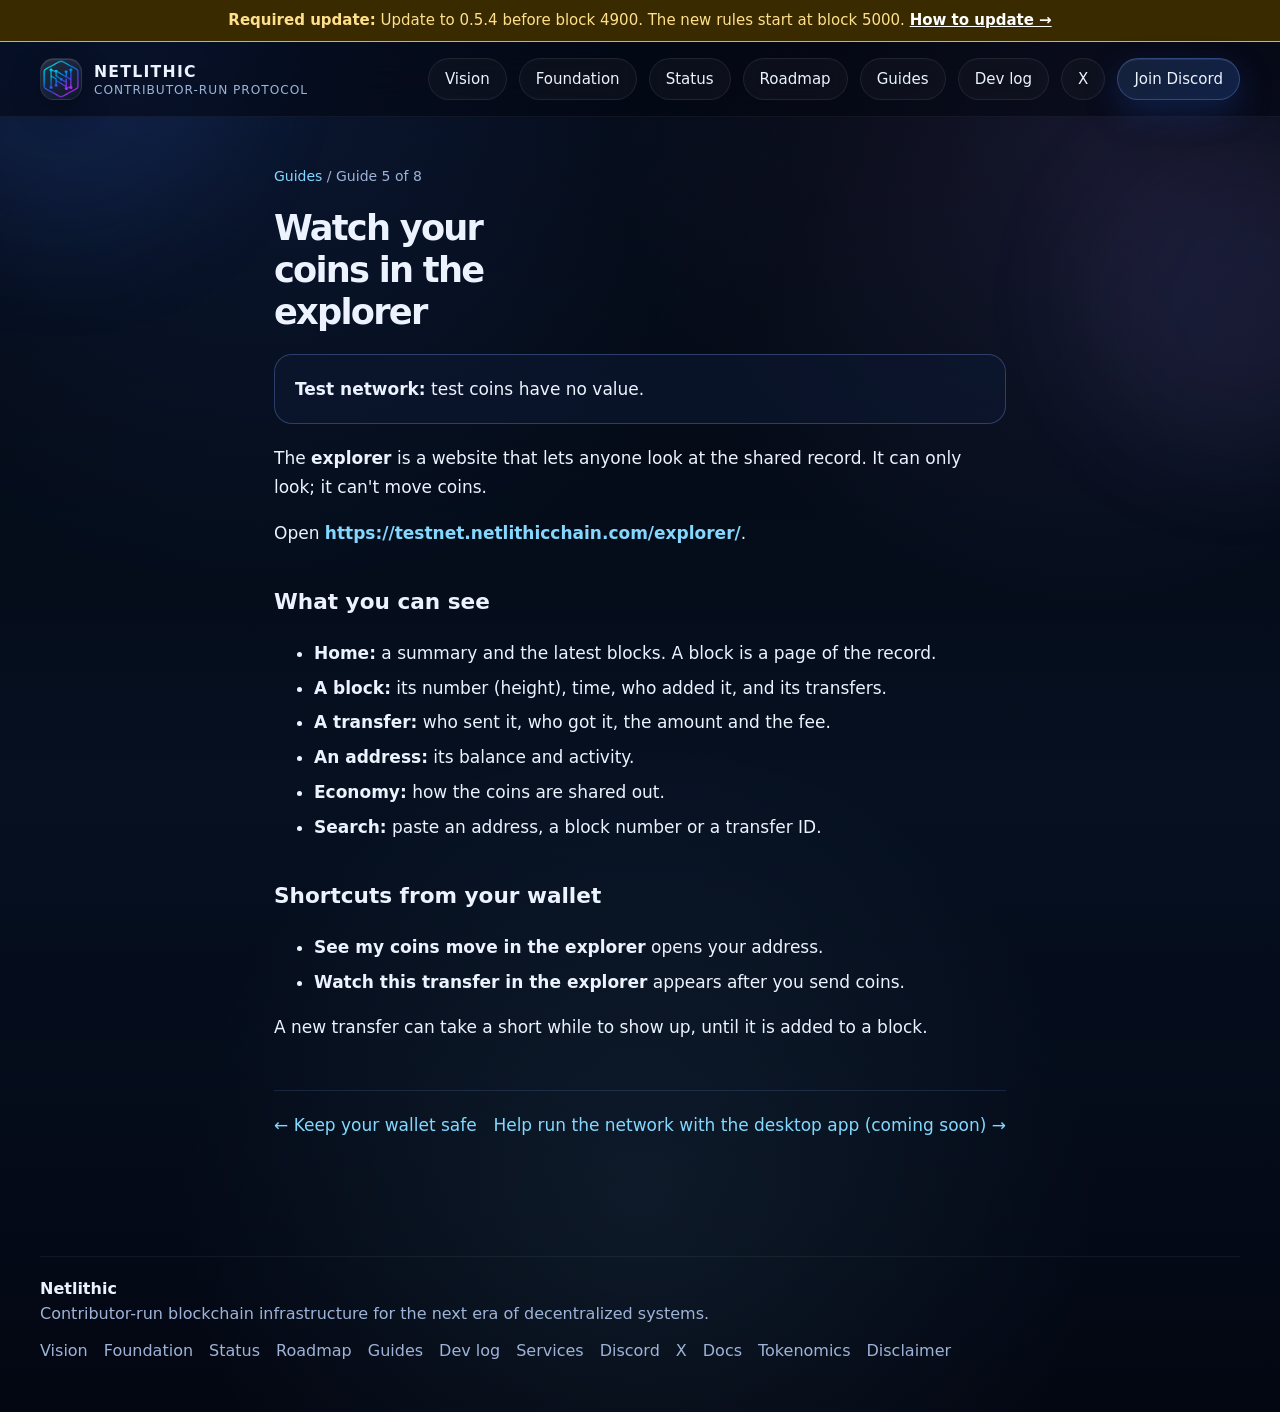
<file: guides/05-explorer/index.html>
<!DOCTYPE html>
<html lang="en">
<head>
  <meta charset="UTF-8" />
  <meta name="viewport" content="width=device-width, initial-scale=1.0" />
  <title>Watch your coins in the explorer | Netlithic Guides</title>
  <meta name="description" content="The explorer is a website that lets anyone look at the shared record. It can only look; it can&#x27;t move coins." />
  <link rel="canonical" href="https://netlithicchain.com/guides/05-explorer/" />
  <meta property="og:title" content="Watch your coins in the explorer | Netlithic Guides" />
  <meta property="og:description" content="The explorer is a website that lets anyone look at the shared record. It can only look; it can&#x27;t move coins." />
  <meta property="og:url" content="https://netlithicchain.com/guides/05-explorer/" />
  <meta property="og:image" content="https://netlithicchain.com/og-image.png" />
  <meta name="twitter:card" content="summary_large_image" />
  <meta name="twitter:site" content="@netlithicchain" />
  <link rel="icon" href="/favicon.ico" sizes="any" />
  <link rel="apple-touch-icon" href="/apple-touch-icon.png" />
  <style>
    :root {
      --bg: #030712;
      --bg-2: #071120;
      --bg-3: #0b1730;
      --panel: rgba(12, 23, 47, 0.7);
      --panel-strong: rgba(14, 27, 56, 0.9);
      --panel-soft: rgba(255, 255, 255, 0.04);
      --line: rgba(122, 162, 255, 0.16);
      --line-strong: rgba(122, 162, 255, 0.3);
      --text: #ecf3ff;
      --muted: #9eb3d7;
      --muted-2: #7f96bf;
      --blue: #6da7ff;
      --blue-2: #3d7bff;
      --cyan: #84d8ff;
      --violet: #9d8cff;
      --success: #99e6ff;
      --glow: rgba(82, 141, 255, 0.34);
      --glow-2: rgba(133, 197, 255, 0.16);
      --shadow: 0 24px 70px rgba(0, 0, 0, 0.45);
      --radius: 24px;
      --radius-sm: 18px;
      --max: 1200px;
    }

    * {
      box-sizing: border-box;
    }

    html {
      scroll-behavior: smooth;
    }

    body {
      margin: 0;
      font-family: Inter, ui-sans-serif, system-ui, -apple-system, BlinkMacSystemFont, "Segoe UI", sans-serif;
      color: var(--text);
      background:
        radial-gradient(circle at 20% 0%, rgba(61, 123, 255, 0.16), transparent 34%),
        radial-gradient(circle at 85% 10%, rgba(157, 140, 255, 0.12), transparent 28%),
        radial-gradient(circle at 50% 85%, rgba(132, 216, 255, 0.08), transparent 34%),
        linear-gradient(180deg, #02050c 0%, #040a15 26%, #061021 56%, #030712 100%);
      min-height: 100vh;
      overflow-x: hidden;
    }

    body::before,
    body::after {
      content: "";
      position: fixed;
      inset: auto;
      pointer-events: none;
      z-index: -2;
      filter: blur(60px);
      opacity: 0.7;
    }

    body::before {
      top: -120px;
      left: -120px;
      width: 360px;
      height: 360px;
      background: rgba(61, 123, 255, 0.18);
      border-radius: 50%;
      animation: driftOne 18s ease-in-out infinite;
    }

    body::after {
      right: -120px;
      top: 140px;
      width: 320px;
      height: 320px;
      background: rgba(157, 140, 255, 0.12);
      border-radius: 50%;
      animation: driftTwo 22s ease-in-out infinite;
    }

    @keyframes driftOne {
      0%, 100% { transform: translate(0, 0) scale(1); }
      50% { transform: translate(40px, 30px) scale(1.08); }
    }

    @keyframes driftTwo {
      0%, 100% { transform: translate(0, 0) scale(1); }
      50% { transform: translate(-30px, 35px) scale(1.1); }
    }

    a {
      color: inherit;
      text-decoration: none;
    }

    img {
      max-width: 100%;
      display: block;
    }

    .container {
      width: min(var(--max), calc(100% - 40px));
      margin: 0 auto;
    }

    .grid-overlay {
      position: fixed;
      inset: 0;
      pointer-events: none;
      background-image:
        linear-gradient(rgba(255,255,255,0.03) 1px, transparent 1px),
        linear-gradient(90deg, rgba(255,255,255,0.03) 1px, transparent 1px);
      background-size: 44px 44px;
      mask-image: radial-gradient(circle at center, black 35%, transparent 85%);
      opacity: 0.18;
      z-index: -3;
    }

    .noise {
      position: fixed;
      inset: 0;
      pointer-events: none;
      opacity: 0.06;
      z-index: -1;
      background-image:
        radial-gradient(circle at 25% 25%, rgba(255,255,255,0.7) 0.5px, transparent 0.6px),
        radial-gradient(circle at 75% 75%, rgba(255,255,255,0.55) 0.5px, transparent 0.6px);
      background-size: 24px 24px, 28px 28px;
      mix-blend-mode: screen;
    }

    .topbar {
      position: sticky;
      top: 0;
      z-index: 50;
      backdrop-filter: blur(18px);
      background: rgba(3, 7, 18, 0.55);
      border-bottom: 1px solid rgba(255,255,255,0.05);
    }

    .nav {
      display: flex;
      align-items: center;
      justify-content: space-between;
      gap: 18px;
      padding: 16px 0;
    }

    .brand {
      display: flex;
      align-items: center;
      gap: 12px;
      min-width: 0;
    }

    .brand-badge {
      width: 42px;
      height: 42px;
      border-radius: 14px;
      overflow: hidden;
      background:
        linear-gradient(145deg, rgba(255,255,255,0.12), rgba(255,255,255,0.03));
      border: 1px solid rgba(255,255,255,0.08);
      box-shadow:
        inset 0 1px 0 rgba(255,255,255,0.12),
        0 10px 30px rgba(0,0,0,0.3);
      display: grid;
      place-items: center;
      flex-shrink: 0;
    }

    .brand-badge img {
      width: 100%;
      height: 100%;
      object-fit: cover;
    }

    .brand-text {
      display: flex;
      flex-direction: column;
      gap: 2px;
      min-width: 0;
    }

    .brand-text strong {
      font-size: 0.98rem;
      letter-spacing: 0.08em;
      text-transform: uppercase;
    }

    .brand-text span {
      font-size: 0.76rem;
      color: var(--muted);
      letter-spacing: 0.08em;
      text-transform: uppercase;
      white-space: nowrap;
    }

    .nav-links {
      display: flex;
      align-items: center;
      gap: 12px;
      flex-wrap: wrap;
      justify-content: flex-end;
    }

    .pill-link,
    .button {
      border: 1px solid rgba(255,255,255,0.08);
      background: rgba(255,255,255,0.04);
      color: var(--text);
      padding: 11px 16px;
      border-radius: 999px;
      transition: transform 0.25s ease, border-color 0.25s ease, background 0.25s ease, box-shadow 0.25s ease;
      font-size: 0.94rem;
      display: inline-flex;
      align-items: center;
      gap: 9px;
      backdrop-filter: blur(10px);
    }

    .pill-link:hover,
    .button:hover {
      transform: translateY(-1px);
      border-color: rgba(122, 162, 255, 0.38);
      background: rgba(255,255,255,0.06);
      box-shadow: 0 10px 28px rgba(7, 17, 32, 0.42);
    }

    .button.primary {
      background: linear-gradient(135deg, rgba(109, 167, 255, 0.16), rgba(61, 123, 255, 0.22));
      border-color: rgba(122, 162, 255, 0.3);
      box-shadow:
        inset 0 1px 0 rgba(255,255,255,0.08),
        0 12px 32px rgba(28, 69, 159, 0.35);
    }

    .button.primary:hover {
      box-shadow:
        inset 0 1px 0 rgba(255,255,255,0.1),
        0 16px 42px rgba(28, 69, 159, 0.45);
    }

    .hero {
      position: relative;
      padding: 72px 0 52px;
    }

    .hero-wrap {
      display: grid;
      grid-template-columns: 1.25fr 0.95fr;
      gap: 28px;
      align-items: stretch;
    }

    .hero-card,
    .panel {
      position: relative;
      border: 1px solid var(--line);
      background:
        linear-gradient(180deg, rgba(13, 24, 49, 0.88), rgba(7, 14, 28, 0.8));
      border-radius: 30px;
      box-shadow: var(--shadow);
      overflow: hidden;
    }

    .hero-card::before,
    .panel::before {
      content: "";
      position: absolute;
      inset: 0;
      background:
        linear-gradient(135deg, rgba(255,255,255,0.09), transparent 24%, transparent 72%, rgba(255,255,255,0.03));
      pointer-events: none;
    }

    .hero-card::after {
      content: "";
      position: absolute;
      top: -120px;
      right: -120px;
      width: 300px;
      height: 300px;
      border-radius: 50%;
      background: radial-gradient(circle, rgba(109, 167, 255, 0.18), transparent 66%);
      pointer-events: none;
    }

    .hero-inner {
      padding: 34px;
      position: relative;
      z-index: 1;
    }

    .eyebrow {
      display: inline-flex;
      align-items: center;
      gap: 10px;
      color: var(--success);
      font-size: 0.8rem;
      letter-spacing: 0.16em;
      text-transform: uppercase;
      padding: 10px 14px;
      border-radius: 999px;
      border: 1px solid rgba(132, 216, 255, 0.18);
      background: rgba(132, 216, 255, 0.06);
      margin-bottom: 20px;
      box-shadow: inset 0 1px 0 rgba(255,255,255,0.06);
    }

    .eyebrow-dot {
      width: 8px;
      height: 8px;
      border-radius: 50%;
      background: var(--cyan);
      box-shadow: 0 0 16px rgba(132, 216, 255, 0.75);
      animation: pulse 2s infinite ease-in-out;
    }

    @keyframes pulse {
      0%, 100% { transform: scale(1); opacity: 0.9; }
      50% { transform: scale(1.2); opacity: 1; }
    }

    h1 {
      margin: 0;
      font-size: clamp(2.9rem, 5vw, 5.25rem);
      line-height: 0.96;
      letter-spacing: -0.05em;
      max-width: 12ch;
    }

    .gradient-text {
      background: linear-gradient(180deg, #ffffff 0%, #cfe1ff 45%, #8fbcff 100%);
      -webkit-background-clip: text;
      background-clip: text;
      color: transparent;
    }

    .hero-copy {
      margin-top: 20px;
      max-width: 62ch;
      font-size: 1.05rem;
      line-height: 1.75;
      color: var(--muted);
    }

    .hero-actions {
      display: flex;
      gap: 14px;
      flex-wrap: wrap;
      margin-top: 28px;
    }

    .hero-stats {
      display: grid;
      grid-template-columns: repeat(3, 1fr);
      gap: 14px;
      margin-top: 28px;
    }

    .stat-card {
      position: relative;
      padding: 18px 16px;
      border-radius: 22px;
      border: 1px solid rgba(255,255,255,0.08);
      background: linear-gradient(180deg, rgba(255,255,255,0.06), rgba(255,255,255,0.03));
      overflow: hidden;
    }

    .stat-card::after {
      content: "";
      position: absolute;
      inset: auto -20% -60% auto;
      width: 160px;
      height: 160px;
      background: radial-gradient(circle, rgba(122, 162, 255, 0.14), transparent 70%);
      pointer-events: none;
    }

    .stat-label {
      color: var(--muted-2);
      font-size: 0.77rem;
      text-transform: uppercase;
      letter-spacing: 0.12em;
      margin-bottom: 8px;
    }

    .stat-value {
      font-size: 1.35rem;
      font-weight: 700;
      letter-spacing: -0.03em;
      margin-bottom: 8px;
    }

    .stat-text {
      color: var(--muted);
      font-size: 0.9rem;
      line-height: 1.55;
    }

    .hero-side {
      display: grid;
      gap: 18px;
    }

    .signal-stack {
      padding: 26px;
      min-height: 100%;
      display: flex;
      flex-direction: column;
      justify-content: space-between;
      gap: 22px;
    }

    .signal-header h2 {
      margin: 0 0 12px;
      font-size: 1.55rem;
      letter-spacing: -0.03em;
    }

    .signal-header p {
      margin: 0;
      color: var(--muted);
      line-height: 1.75;
      font-size: 0.98rem;
    }

    .signal-list {
      display: grid;
      gap: 14px;
    }

    .signal-item {
      display: grid;
      grid-template-columns: auto 1fr;
      gap: 14px;
      align-items: start;
      padding: 15px 14px;
      border-radius: 18px;
      border: 1px solid rgba(255,255,255,0.08);
      background: rgba(255,255,255,0.04);
    }

    .signal-icon {
      width: 38px;
      height: 38px;
      border-radius: 12px;
      display: grid;
      place-items: center;
      font-size: 1rem;
      color: var(--cyan);
      background: rgba(132, 216, 255, 0.08);
      border: 1px solid rgba(132, 216, 255, 0.16);
      box-shadow: inset 0 1px 0 rgba(255,255,255,0.08);
    }

    .signal-item strong {
      display: block;
      margin-bottom: 4px;
      font-size: 0.98rem;
    }

    .signal-item span {
      color: var(--muted);
      line-height: 1.6;
      font-size: 0.92rem;
    }

    .mini-status {
      display: grid;
      grid-template-columns: repeat(2, 1fr);
      gap: 14px;
    }

    .mini-panel {
      padding: 16px;
      border-radius: 20px;
      background: rgba(255,255,255,0.04);
      border: 1px solid rgba(255,255,255,0.08);
    }

    .mini-panel .kicker {
      font-size: 0.76rem;
      color: var(--muted-2);
      text-transform: uppercase;
      letter-spacing: 0.12em;
      margin-bottom: 8px;
    }

    .mini-panel .value {
      font-size: 1.05rem;
      font-weight: 700;
      margin-bottom: 8px;
    }

    .mini-panel p {
      margin: 0;
      color: var(--muted);
      font-size: 0.9rem;
      line-height: 1.6;
    }

    section {
      padding: 34px 0;
    }

    .section-head {
      display: grid;
      grid-template-columns: 1fr auto;
      gap: 20px;
      align-items: end;
      margin-bottom: 22px;
    }

    .section-head .title-wrap {
      max-width: 760px;
    }

    .section-kicker {
      font-size: 0.8rem;
      text-transform: uppercase;
      letter-spacing: 0.16em;
      color: var(--success);
      margin-bottom: 10px;
    }

    .section-head h2 {
      margin: 0 0 10px;
      font-size: clamp(2rem, 3vw, 3rem);
      letter-spacing: -0.04em;
      line-height: 1.05;
    }

    .section-head p {
      margin: 0;
      color: var(--muted);
      line-height: 1.75;
      font-size: 1rem;
    }

    .tag {
      border: 1px solid rgba(255,255,255,0.08);
      background: rgba(255,255,255,0.04);
      color: var(--muted);
      border-radius: 999px;
      padding: 10px 14px;
      font-size: 0.88rem;
      white-space: nowrap;
      align-self: start;
    }

    .vision-grid,
    .principles-grid,
    .status-grid,
    .activity-grid,
    .roadmap-grid,
    .cta-grid {
      display: grid;
      gap: 18px;
    }

    .vision-grid {
      grid-template-columns: 1.15fr 0.85fr;
    }

    .principles-grid,
    .status-grid,
    .activity-grid,
    .roadmap-grid {
      grid-template-columns: repeat(3, 1fr);
    }

    .card {
      position: relative;
      border: 1px solid var(--line);
      border-radius: 26px;
      padding: 24px;
      background:
        linear-gradient(180deg, rgba(12, 23, 47, 0.82), rgba(7, 14, 28, 0.76));
      box-shadow: var(--shadow);
      overflow: hidden;
    }

    .card::after {
      content: "";
      position: absolute;
      inset: auto -20% -40% auto;
      width: 220px;
      height: 220px;
      background: radial-gradient(circle, rgba(109, 167, 255, 0.12), transparent 68%);
      pointer-events: none;
    }

    .card h3 {
      margin: 0 0 12px;
      font-size: 1.2rem;
      letter-spacing: -0.03em;
    }

    .card p,
    .card li {
      color: var(--muted);
      line-height: 1.75;
      font-size: 0.97rem;
    }

    .card p:last-child {
      margin-bottom: 0;
    }

    .card ul {
      margin: 14px 0 0;
      padding-left: 18px;
    }

    .feature-list {
      display: grid;
      gap: 14px;
    }

    .feature-row {
      display: grid;
      grid-template-columns: auto 1fr;
      gap: 14px;
      align-items: start;
      padding: 14px 0;
      border-bottom: 1px solid rgba(255,255,255,0.06);
    }

    .feature-row:last-child {
      border-bottom: none;
      padding-bottom: 0;
    }

    .feature-bullet {
      width: 12px;
      height: 12px;
      border-radius: 50%;
      margin-top: 6px;
      background: linear-gradient(135deg, var(--cyan), var(--blue));
      box-shadow: 0 0 18px rgba(132, 216, 255, 0.45);
    }

    .feature-row strong {
      display: block;
      margin-bottom: 5px;
      font-size: 0.97rem;
    }

    .feature-row span {
      color: var(--muted);
      line-height: 1.65;
      font-size: 0.94rem;
    }

    .status-card .badge,
    .activity-card .badge,
    .roadmap-card .badge {
      display: inline-flex;
      align-items: center;
      gap: 8px;
      margin-bottom: 14px;
      padding: 8px 12px;
      border-radius: 999px;
      font-size: 0.75rem;
      text-transform: uppercase;
      letter-spacing: 0.12em;
      background: rgba(132, 216, 255, 0.07);
      color: var(--success);
      border: 1px solid rgba(132, 216, 255, 0.16);
    }

    .roadmap-card .step {
      font-size: 2rem;
      font-weight: 800;
      letter-spacing: -0.06em;
      color: rgba(255,255,255,0.14);
      margin-bottom: 10px;
    }

    .activity-card strong,
    .status-card strong,
    .roadmap-card strong {
      display: block;
      font-size: 1.04rem;
      margin-bottom: 8px;
      letter-spacing: -0.02em;
    }

    .split-panel {
      display: grid;
      grid-template-columns: 1fr 1fr;
      gap: 18px;
    }

    .inline-links {
      display: flex;
      gap: 12px;
      flex-wrap: wrap;
      margin-top: 18px;
    }

    .link-chip {
      display: inline-flex;
      align-items: center;
      gap: 9px;
      padding: 11px 14px;
      border-radius: 999px;
      border: 1px solid rgba(255,255,255,0.08);
      background: rgba(255,255,255,0.04);
      color: var(--text);
      font-size: 0.92rem;
      transition: transform 0.25s ease, border-color 0.25s ease, background 0.25s ease;
    }

    .link-chip:hover {
      transform: translateY(-1px);
      border-color: rgba(122, 162, 255, 0.34);
      background: rgba(255,255,255,0.06);
    }

    .cta-shell {
      position: relative;
      overflow: hidden;
      border-radius: 32px;
      border: 1px solid rgba(122, 162, 255, 0.18);
      background:
        radial-gradient(circle at top right, rgba(157, 140, 255, 0.14), transparent 28%),
        radial-gradient(circle at left center, rgba(132, 216, 255, 0.1), transparent 30%),
        linear-gradient(180deg, rgba(14, 28, 56, 0.94), rgba(7, 14, 28, 0.88));
      box-shadow: var(--shadow);
    }

    .cta-shell::before {
      content: "";
      position: absolute;
      inset: 0;
      background:
        linear-gradient(135deg, rgba(255,255,255,0.08), transparent 24%, transparent 76%, rgba(255,255,255,0.02));
      pointer-events: none;
    }

    .cta-grid {
      grid-template-columns: 1.1fr 0.9fr;
      align-items: center;
      padding: 34px;
    }

    .cta-grid h2 {
      margin: 0 0 12px;
      font-size: clamp(2.2rem, 4vw, 3.5rem);
      letter-spacing: -0.05em;
      line-height: 0.98;
      max-width: 12ch;
    }

    .cta-grid p {
      margin: 0;
      color: var(--muted);
      line-height: 1.8;
      max-width: 60ch;
      font-size: 1rem;
    }

    .cta-actions {
      display: flex;
      flex-wrap: wrap;
      gap: 14px;
      justify-content: flex-end;
      align-items: center;
    }

    footer {
      padding: 36px 0 52px;
      color: var(--muted);
    }

    .footer-inner {
      display: flex;
      justify-content: space-between;
      gap: 18px;
      align-items: center;
      flex-wrap: wrap;
      border-top: 1px solid rgba(255,255,255,0.06);
      padding-top: 22px;
    }

    .footer-links {
      display: flex;
      gap: 16px;
      flex-wrap: wrap;
    }

    .footer-links a:hover {
      color: var(--text);
    }

    .reveal {
      opacity: 0;
      transform: translateY(18px);
      transition: opacity 0.8s ease, transform 0.8s ease;
    }

    .reveal.visible {
      opacity: 1;
      transform: translateY(0);
    }

    @media (max-width: 1120px) {
      .hero-wrap,
      .vision-grid,
      .cta-grid,
      .split-panel {
        grid-template-columns: 1fr;
      }

      .principles-grid,
      .status-grid,
      .activity-grid,
      .roadmap-grid {
        grid-template-columns: repeat(2, 1fr);
      }

      .cta-actions {
        justify-content: flex-start;
      }

      .section-head {
        grid-template-columns: 1fr;
        align-items: start;
      }
    }

    @media (max-width: 760px) {
      .container {
        width: min(var(--max), calc(100% - 24px));
      }

      .nav {
        padding: 14px 0;
      }

      .nav-links {
        gap: 10px;
      }

      .pill-link,
      .button {
        padding: 10px 14px;
        font-size: 0.9rem;
      }

      .hero {
        padding-top: 48px;
      }

      .hero-inner,
      .signal-stack,
      .card,
      .cta-grid {
        padding: 22px;
      }

      .hero-stats,
      .mini-status,
      .principles-grid,
      .status-grid,
      .activity-grid,
      .roadmap-grid {
        grid-template-columns: 1fr;
      }

      h1 {
        max-width: none;
      }

      .cta-grid h2 {
        max-width: none;
      }

      .footer-inner {
        align-items: flex-start;
        flex-direction: column;
      }
    }
  </style>
  <style>
.guide{max-width:780px;margin:0 auto;padding:48px 24px 80px;line-height:1.7;font-size:17px}
.guide h1{font-size:2.2rem;line-height:1.2;margin:0 0 20px}.guide h2{margin-top:36px;font-size:1.35rem}
.guide a{color:var(--cyan)}.guide blockquote{margin:20px 0;padding:14px 20px;border:1px solid var(--line-strong);border-radius:var(--radius-sm);background:var(--panel)}
.guide blockquote p{margin:6px 0}.guide li{margin:6px 0}.guide code{background:var(--panel-soft);padding:2px 6px;border-radius:6px}
.guide .crumbs{font-size:14px;color:var(--muted);margin-bottom:18px}.guide .pager{display:flex;justify-content:space-between;gap:12px;margin-top:48px;border-top:1px solid var(--line);padding-top:20px}
.guide ol.cards{list-style:none;padding:0;display:grid;gap:14px}.guide ol.cards a{display:block;padding:18px 22px;border:1px solid var(--line);border-radius:var(--radius-sm);background:var(--panel);text-decoration:none;color:var(--text);font-weight:600}
.guide ol.cards a:hover{border-color:var(--line-strong)}.guide ol.cards span{color:var(--muted);font-weight:400;margin-right:10px}
.soon{display:inline-block;font-size:13px;padding:2px 10px;border-radius:999px;border:1px solid var(--violet);color:var(--violet);margin-left:8px;vertical-align:middle}
</style>
</head>
<body>
<div class="update-banner" style="background:#3a2a00;border-bottom:1px solid #f5b301;color:#ffe08a;text-align:center;padding:10px 16px;font-size:15px;line-height:1.4"><strong>Required update:</strong> Update to 0.5.4 before block 4900. The new rules start at block 5000. <a href="/update/" style="color:#fff;font-weight:700;text-decoration:underline">How to update &rarr;</a></div>
  <header class="topbar">
    <div class="container">
      <nav class="nav">
        <a href="/" class="brand" aria-label="Netlithic home">
          <div class="brand-badge">
            <img src="/brand-badge.png" alt="Netlithic logo" width="42" height="42" />
          </div>
          <div class="brand-text">
            <strong>Netlithic</strong>
            <span>Contributor-Run Protocol</span>
          </div>
        </a>

        <div class="nav-links">
          <a class="pill-link" href="/#vision">Vision</a>
          <a class="pill-link" href="/#foundation">Foundation</a>
          <a class="pill-link" href="/#status">Status</a>
          <a class="pill-link" href="/#roadmap">Roadmap</a>
          <a class="pill-link" href="/guides/">Guides</a>
          <a class="pill-link" href="/devlog/">Dev log</a>
          <a class="button" href="https://x.com/netlithicchain" target="_blank" rel="noopener noreferrer">X</a>
          <a class="button primary" href="https://discord.gg/Mu5r62GExn" target="_blank" rel="noopener noreferrer">Join Discord</a>
        </div>
      </nav>
    </div>
  </header>
  <main class="guide">
<div class="crumbs"><a href="/guides/">Guides</a> / Guide 5 of 8</div>
<h1>Watch your coins in the explorer</h1>
<blockquote>
<p><strong>Test network:</strong> test coins have no value.</p>
</blockquote>
<p>The <strong>explorer</strong> is a website that lets anyone look at the shared record. It can only look; it can't move coins.</p>
<p>Open <strong><a href="https://testnet.netlithicchain.com/explorer/" target="_blank" rel="noopener noreferrer">https://testnet.netlithicchain.com/explorer/</a></strong>.</p>
<h2>What you can see</h2>
<ul>
<li><strong>Home:</strong> a summary and the latest blocks. A block is a page of the record.</li>
<li><strong>A block:</strong> its number (height), time, who added it, and its transfers.</li>
<li><strong>A transfer:</strong> who sent it, who got it, the amount and the fee.</li>
<li><strong>An address:</strong> its balance and activity.</li>
<li><strong>Economy:</strong> how the coins are shared out.</li>
<li><strong>Search:</strong> paste an address, a block number or a transfer ID.</li>
</ul>
<h2>Shortcuts from your wallet</h2>
<ul>
<li><strong>See my coins move in the explorer</strong> opens your address.</li>
<li><strong>Watch this transfer in the explorer</strong> appears after you send coins.</li>
</ul>
<p>A new transfer can take a short while to show up, until it is added to a block.</p>
<div class="pager"><a href="/guides/04-keep-your-wallet-safe/">&larr; Keep your wallet safe</a><a href="/guides/06-desktop-app/">Help run the network with the desktop app (coming soon) &rarr;</a></div>
  </main>
  <footer>
    <div class="container">
      <div class="footer-inner">
        <div>
          <strong style="display:block; color: var(--text); margin-bottom: 6px;">Netlithic</strong>
          <span>Contributor-run blockchain infrastructure for the next era of decentralized systems.</span>
        </div>

        <div class="footer-links">
          <a href="/#vision">Vision</a>
          <a href="/#foundation">Foundation</a>
          <a href="/#status">Status</a>
          <a href="/#roadmap">Roadmap</a>
          <a href="/guides/">Guides</a>
          <a href="/devlog/">Dev log</a>
          <a href="/services/">Services</a>
          <a href="https://discord.gg/Mu5r62GExn" target="_blank" rel="noopener noreferrer">Discord</a>
          <a href="https://x.com/netlithicchain" target="_blank" rel="noopener noreferrer">X</a>
          <a href="https://github.com/Netlithicchain/Netlithic/tree/main/docs" target="_blank" rel="noopener noreferrer">Docs</a>
          <a href="https://github.com/Netlithicchain/Netlithic/blob/main/docs/Tokenomics.md" target="_blank" rel="noopener noreferrer">Tokenomics</a>
          <a href="https://github.com/Netlithicchain/Netlithic/blob/main/DISCLAIMER.md" target="_blank" rel="noopener noreferrer">Disclaimer</a>
        </div>
      </div>
    </div>
  </footer>
</body>
</html>
</file>
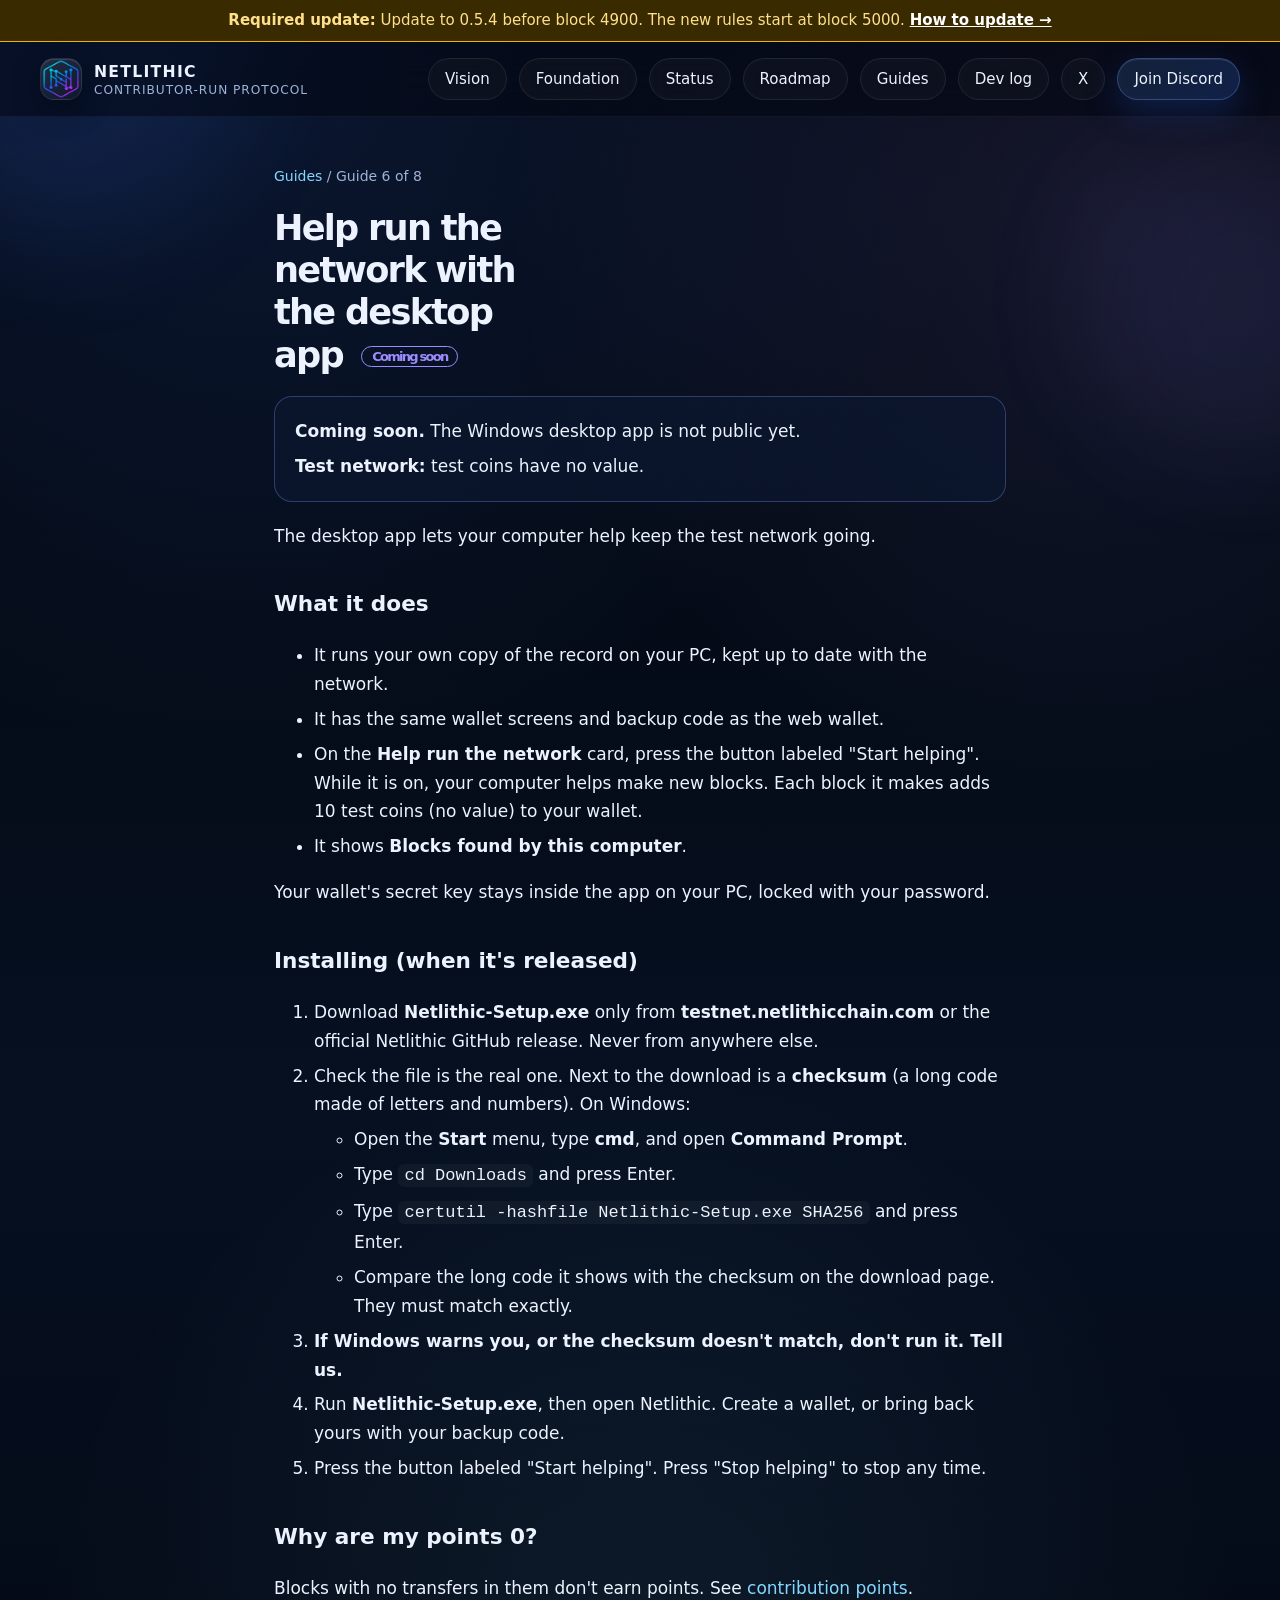
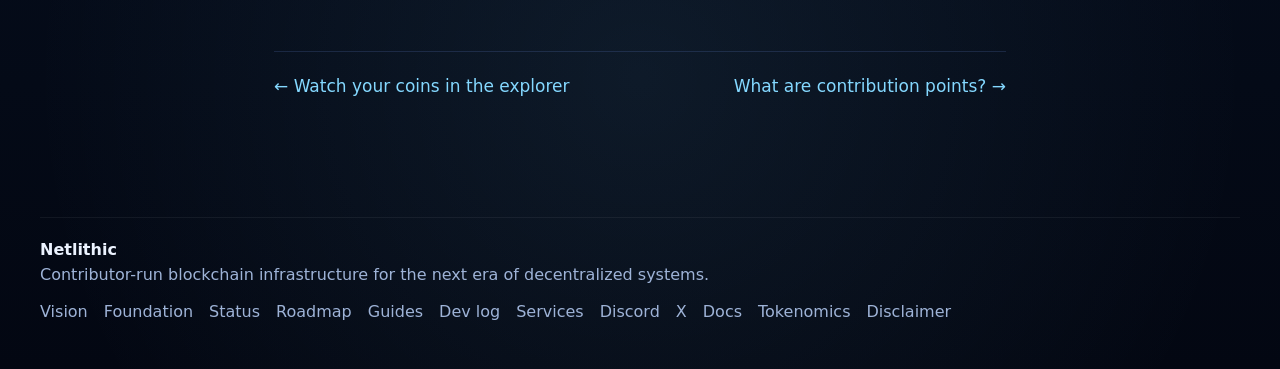
<file: guides/06-desktop-app/index.html>
<!DOCTYPE html>
<html lang="en">
<head>
  <meta charset="UTF-8" />
  <meta name="viewport" content="width=device-width, initial-scale=1.0" />
  <title>Help run the network with the desktop app | Netlithic Guides</title>
  <meta name="description" content="The desktop app lets your computer help keep the test network going." />
  <link rel="canonical" href="https://netlithicchain.com/guides/06-desktop-app/" />
  <meta property="og:title" content="Help run the network with the desktop app | Netlithic Guides" />
  <meta property="og:description" content="The desktop app lets your computer help keep the test network going." />
  <meta property="og:url" content="https://netlithicchain.com/guides/06-desktop-app/" />
  <meta property="og:image" content="https://netlithicchain.com/og-image.png" />
  <meta name="twitter:card" content="summary_large_image" />
  <meta name="twitter:site" content="@netlithicchain" />
  <link rel="icon" href="/favicon.ico" sizes="any" />
  <link rel="apple-touch-icon" href="/apple-touch-icon.png" />
  <style>
    :root {
      --bg: #030712;
      --bg-2: #071120;
      --bg-3: #0b1730;
      --panel: rgba(12, 23, 47, 0.7);
      --panel-strong: rgba(14, 27, 56, 0.9);
      --panel-soft: rgba(255, 255, 255, 0.04);
      --line: rgba(122, 162, 255, 0.16);
      --line-strong: rgba(122, 162, 255, 0.3);
      --text: #ecf3ff;
      --muted: #9eb3d7;
      --muted-2: #7f96bf;
      --blue: #6da7ff;
      --blue-2: #3d7bff;
      --cyan: #84d8ff;
      --violet: #9d8cff;
      --success: #99e6ff;
      --glow: rgba(82, 141, 255, 0.34);
      --glow-2: rgba(133, 197, 255, 0.16);
      --shadow: 0 24px 70px rgba(0, 0, 0, 0.45);
      --radius: 24px;
      --radius-sm: 18px;
      --max: 1200px;
    }

    * {
      box-sizing: border-box;
    }

    html {
      scroll-behavior: smooth;
    }

    body {
      margin: 0;
      font-family: Inter, ui-sans-serif, system-ui, -apple-system, BlinkMacSystemFont, "Segoe UI", sans-serif;
      color: var(--text);
      background:
        radial-gradient(circle at 20% 0%, rgba(61, 123, 255, 0.16), transparent 34%),
        radial-gradient(circle at 85% 10%, rgba(157, 140, 255, 0.12), transparent 28%),
        radial-gradient(circle at 50% 85%, rgba(132, 216, 255, 0.08), transparent 34%),
        linear-gradient(180deg, #02050c 0%, #040a15 26%, #061021 56%, #030712 100%);
      min-height: 100vh;
      overflow-x: hidden;
    }

    body::before,
    body::after {
      content: "";
      position: fixed;
      inset: auto;
      pointer-events: none;
      z-index: -2;
      filter: blur(60px);
      opacity: 0.7;
    }

    body::before {
      top: -120px;
      left: -120px;
      width: 360px;
      height: 360px;
      background: rgba(61, 123, 255, 0.18);
      border-radius: 50%;
      animation: driftOne 18s ease-in-out infinite;
    }

    body::after {
      right: -120px;
      top: 140px;
      width: 320px;
      height: 320px;
      background: rgba(157, 140, 255, 0.12);
      border-radius: 50%;
      animation: driftTwo 22s ease-in-out infinite;
    }

    @keyframes driftOne {
      0%, 100% { transform: translate(0, 0) scale(1); }
      50% { transform: translate(40px, 30px) scale(1.08); }
    }

    @keyframes driftTwo {
      0%, 100% { transform: translate(0, 0) scale(1); }
      50% { transform: translate(-30px, 35px) scale(1.1); }
    }

    a {
      color: inherit;
      text-decoration: none;
    }

    img {
      max-width: 100%;
      display: block;
    }

    .container {
      width: min(var(--max), calc(100% - 40px));
      margin: 0 auto;
    }

    .grid-overlay {
      position: fixed;
      inset: 0;
      pointer-events: none;
      background-image:
        linear-gradient(rgba(255,255,255,0.03) 1px, transparent 1px),
        linear-gradient(90deg, rgba(255,255,255,0.03) 1px, transparent 1px);
      background-size: 44px 44px;
      mask-image: radial-gradient(circle at center, black 35%, transparent 85%);
      opacity: 0.18;
      z-index: -3;
    }

    .noise {
      position: fixed;
      inset: 0;
      pointer-events: none;
      opacity: 0.06;
      z-index: -1;
      background-image:
        radial-gradient(circle at 25% 25%, rgba(255,255,255,0.7) 0.5px, transparent 0.6px),
        radial-gradient(circle at 75% 75%, rgba(255,255,255,0.55) 0.5px, transparent 0.6px);
      background-size: 24px 24px, 28px 28px;
      mix-blend-mode: screen;
    }

    .topbar {
      position: sticky;
      top: 0;
      z-index: 50;
      backdrop-filter: blur(18px);
      background: rgba(3, 7, 18, 0.55);
      border-bottom: 1px solid rgba(255,255,255,0.05);
    }

    .nav {
      display: flex;
      align-items: center;
      justify-content: space-between;
      gap: 18px;
      padding: 16px 0;
    }

    .brand {
      display: flex;
      align-items: center;
      gap: 12px;
      min-width: 0;
    }

    .brand-badge {
      width: 42px;
      height: 42px;
      border-radius: 14px;
      overflow: hidden;
      background:
        linear-gradient(145deg, rgba(255,255,255,0.12), rgba(255,255,255,0.03));
      border: 1px solid rgba(255,255,255,0.08);
      box-shadow:
        inset 0 1px 0 rgba(255,255,255,0.12),
        0 10px 30px rgba(0,0,0,0.3);
      display: grid;
      place-items: center;
      flex-shrink: 0;
    }

    .brand-badge img {
      width: 100%;
      height: 100%;
      object-fit: cover;
    }

    .brand-text {
      display: flex;
      flex-direction: column;
      gap: 2px;
      min-width: 0;
    }

    .brand-text strong {
      font-size: 0.98rem;
      letter-spacing: 0.08em;
      text-transform: uppercase;
    }

    .brand-text span {
      font-size: 0.76rem;
      color: var(--muted);
      letter-spacing: 0.08em;
      text-transform: uppercase;
      white-space: nowrap;
    }

    .nav-links {
      display: flex;
      align-items: center;
      gap: 12px;
      flex-wrap: wrap;
      justify-content: flex-end;
    }

    .pill-link,
    .button {
      border: 1px solid rgba(255,255,255,0.08);
      background: rgba(255,255,255,0.04);
      color: var(--text);
      padding: 11px 16px;
      border-radius: 999px;
      transition: transform 0.25s ease, border-color 0.25s ease, background 0.25s ease, box-shadow 0.25s ease;
      font-size: 0.94rem;
      display: inline-flex;
      align-items: center;
      gap: 9px;
      backdrop-filter: blur(10px);
    }

    .pill-link:hover,
    .button:hover {
      transform: translateY(-1px);
      border-color: rgba(122, 162, 255, 0.38);
      background: rgba(255,255,255,0.06);
      box-shadow: 0 10px 28px rgba(7, 17, 32, 0.42);
    }

    .button.primary {
      background: linear-gradient(135deg, rgba(109, 167, 255, 0.16), rgba(61, 123, 255, 0.22));
      border-color: rgba(122, 162, 255, 0.3);
      box-shadow:
        inset 0 1px 0 rgba(255,255,255,0.08),
        0 12px 32px rgba(28, 69, 159, 0.35);
    }

    .button.primary:hover {
      box-shadow:
        inset 0 1px 0 rgba(255,255,255,0.1),
        0 16px 42px rgba(28, 69, 159, 0.45);
    }

    .hero {
      position: relative;
      padding: 72px 0 52px;
    }

    .hero-wrap {
      display: grid;
      grid-template-columns: 1.25fr 0.95fr;
      gap: 28px;
      align-items: stretch;
    }

    .hero-card,
    .panel {
      position: relative;
      border: 1px solid var(--line);
      background:
        linear-gradient(180deg, rgba(13, 24, 49, 0.88), rgba(7, 14, 28, 0.8));
      border-radius: 30px;
      box-shadow: var(--shadow);
      overflow: hidden;
    }

    .hero-card::before,
    .panel::before {
      content: "";
      position: absolute;
      inset: 0;
      background:
        linear-gradient(135deg, rgba(255,255,255,0.09), transparent 24%, transparent 72%, rgba(255,255,255,0.03));
      pointer-events: none;
    }

    .hero-card::after {
      content: "";
      position: absolute;
      top: -120px;
      right: -120px;
      width: 300px;
      height: 300px;
      border-radius: 50%;
      background: radial-gradient(circle, rgba(109, 167, 255, 0.18), transparent 66%);
      pointer-events: none;
    }

    .hero-inner {
      padding: 34px;
      position: relative;
      z-index: 1;
    }

    .eyebrow {
      display: inline-flex;
      align-items: center;
      gap: 10px;
      color: var(--success);
      font-size: 0.8rem;
      letter-spacing: 0.16em;
      text-transform: uppercase;
      padding: 10px 14px;
      border-radius: 999px;
      border: 1px solid rgba(132, 216, 255, 0.18);
      background: rgba(132, 216, 255, 0.06);
      margin-bottom: 20px;
      box-shadow: inset 0 1px 0 rgba(255,255,255,0.06);
    }

    .eyebrow-dot {
      width: 8px;
      height: 8px;
      border-radius: 50%;
      background: var(--cyan);
      box-shadow: 0 0 16px rgba(132, 216, 255, 0.75);
      animation: pulse 2s infinite ease-in-out;
    }

    @keyframes pulse {
      0%, 100% { transform: scale(1); opacity: 0.9; }
      50% { transform: scale(1.2); opacity: 1; }
    }

    h1 {
      margin: 0;
      font-size: clamp(2.9rem, 5vw, 5.25rem);
      line-height: 0.96;
      letter-spacing: -0.05em;
      max-width: 12ch;
    }

    .gradient-text {
      background: linear-gradient(180deg, #ffffff 0%, #cfe1ff 45%, #8fbcff 100%);
      -webkit-background-clip: text;
      background-clip: text;
      color: transparent;
    }

    .hero-copy {
      margin-top: 20px;
      max-width: 62ch;
      font-size: 1.05rem;
      line-height: 1.75;
      color: var(--muted);
    }

    .hero-actions {
      display: flex;
      gap: 14px;
      flex-wrap: wrap;
      margin-top: 28px;
    }

    .hero-stats {
      display: grid;
      grid-template-columns: repeat(3, 1fr);
      gap: 14px;
      margin-top: 28px;
    }

    .stat-card {
      position: relative;
      padding: 18px 16px;
      border-radius: 22px;
      border: 1px solid rgba(255,255,255,0.08);
      background: linear-gradient(180deg, rgba(255,255,255,0.06), rgba(255,255,255,0.03));
      overflow: hidden;
    }

    .stat-card::after {
      content: "";
      position: absolute;
      inset: auto -20% -60% auto;
      width: 160px;
      height: 160px;
      background: radial-gradient(circle, rgba(122, 162, 255, 0.14), transparent 70%);
      pointer-events: none;
    }

    .stat-label {
      color: var(--muted-2);
      font-size: 0.77rem;
      text-transform: uppercase;
      letter-spacing: 0.12em;
      margin-bottom: 8px;
    }

    .stat-value {
      font-size: 1.35rem;
      font-weight: 700;
      letter-spacing: -0.03em;
      margin-bottom: 8px;
    }

    .stat-text {
      color: var(--muted);
      font-size: 0.9rem;
      line-height: 1.55;
    }

    .hero-side {
      display: grid;
      gap: 18px;
    }

    .signal-stack {
      padding: 26px;
      min-height: 100%;
      display: flex;
      flex-direction: column;
      justify-content: space-between;
      gap: 22px;
    }

    .signal-header h2 {
      margin: 0 0 12px;
      font-size: 1.55rem;
      letter-spacing: -0.03em;
    }

    .signal-header p {
      margin: 0;
      color: var(--muted);
      line-height: 1.75;
      font-size: 0.98rem;
    }

    .signal-list {
      display: grid;
      gap: 14px;
    }

    .signal-item {
      display: grid;
      grid-template-columns: auto 1fr;
      gap: 14px;
      align-items: start;
      padding: 15px 14px;
      border-radius: 18px;
      border: 1px solid rgba(255,255,255,0.08);
      background: rgba(255,255,255,0.04);
    }

    .signal-icon {
      width: 38px;
      height: 38px;
      border-radius: 12px;
      display: grid;
      place-items: center;
      font-size: 1rem;
      color: var(--cyan);
      background: rgba(132, 216, 255, 0.08);
      border: 1px solid rgba(132, 216, 255, 0.16);
      box-shadow: inset 0 1px 0 rgba(255,255,255,0.08);
    }

    .signal-item strong {
      display: block;
      margin-bottom: 4px;
      font-size: 0.98rem;
    }

    .signal-item span {
      color: var(--muted);
      line-height: 1.6;
      font-size: 0.92rem;
    }

    .mini-status {
      display: grid;
      grid-template-columns: repeat(2, 1fr);
      gap: 14px;
    }

    .mini-panel {
      padding: 16px;
      border-radius: 20px;
      background: rgba(255,255,255,0.04);
      border: 1px solid rgba(255,255,255,0.08);
    }

    .mini-panel .kicker {
      font-size: 0.76rem;
      color: var(--muted-2);
      text-transform: uppercase;
      letter-spacing: 0.12em;
      margin-bottom: 8px;
    }

    .mini-panel .value {
      font-size: 1.05rem;
      font-weight: 700;
      margin-bottom: 8px;
    }

    .mini-panel p {
      margin: 0;
      color: var(--muted);
      font-size: 0.9rem;
      line-height: 1.6;
    }

    section {
      padding: 34px 0;
    }

    .section-head {
      display: grid;
      grid-template-columns: 1fr auto;
      gap: 20px;
      align-items: end;
      margin-bottom: 22px;
    }

    .section-head .title-wrap {
      max-width: 760px;
    }

    .section-kicker {
      font-size: 0.8rem;
      text-transform: uppercase;
      letter-spacing: 0.16em;
      color: var(--success);
      margin-bottom: 10px;
    }

    .section-head h2 {
      margin: 0 0 10px;
      font-size: clamp(2rem, 3vw, 3rem);
      letter-spacing: -0.04em;
      line-height: 1.05;
    }

    .section-head p {
      margin: 0;
      color: var(--muted);
      line-height: 1.75;
      font-size: 1rem;
    }

    .tag {
      border: 1px solid rgba(255,255,255,0.08);
      background: rgba(255,255,255,0.04);
      color: var(--muted);
      border-radius: 999px;
      padding: 10px 14px;
      font-size: 0.88rem;
      white-space: nowrap;
      align-self: start;
    }

    .vision-grid,
    .principles-grid,
    .status-grid,
    .activity-grid,
    .roadmap-grid,
    .cta-grid {
      display: grid;
      gap: 18px;
    }

    .vision-grid {
      grid-template-columns: 1.15fr 0.85fr;
    }

    .principles-grid,
    .status-grid,
    .activity-grid,
    .roadmap-grid {
      grid-template-columns: repeat(3, 1fr);
    }

    .card {
      position: relative;
      border: 1px solid var(--line);
      border-radius: 26px;
      padding: 24px;
      background:
        linear-gradient(180deg, rgba(12, 23, 47, 0.82), rgba(7, 14, 28, 0.76));
      box-shadow: var(--shadow);
      overflow: hidden;
    }

    .card::after {
      content: "";
      position: absolute;
      inset: auto -20% -40% auto;
      width: 220px;
      height: 220px;
      background: radial-gradient(circle, rgba(109, 167, 255, 0.12), transparent 68%);
      pointer-events: none;
    }

    .card h3 {
      margin: 0 0 12px;
      font-size: 1.2rem;
      letter-spacing: -0.03em;
    }

    .card p,
    .card li {
      color: var(--muted);
      line-height: 1.75;
      font-size: 0.97rem;
    }

    .card p:last-child {
      margin-bottom: 0;
    }

    .card ul {
      margin: 14px 0 0;
      padding-left: 18px;
    }

    .feature-list {
      display: grid;
      gap: 14px;
    }

    .feature-row {
      display: grid;
      grid-template-columns: auto 1fr;
      gap: 14px;
      align-items: start;
      padding: 14px 0;
      border-bottom: 1px solid rgba(255,255,255,0.06);
    }

    .feature-row:last-child {
      border-bottom: none;
      padding-bottom: 0;
    }

    .feature-bullet {
      width: 12px;
      height: 12px;
      border-radius: 50%;
      margin-top: 6px;
      background: linear-gradient(135deg, var(--cyan), var(--blue));
      box-shadow: 0 0 18px rgba(132, 216, 255, 0.45);
    }

    .feature-row strong {
      display: block;
      margin-bottom: 5px;
      font-size: 0.97rem;
    }

    .feature-row span {
      color: var(--muted);
      line-height: 1.65;
      font-size: 0.94rem;
    }

    .status-card .badge,
    .activity-card .badge,
    .roadmap-card .badge {
      display: inline-flex;
      align-items: center;
      gap: 8px;
      margin-bottom: 14px;
      padding: 8px 12px;
      border-radius: 999px;
      font-size: 0.75rem;
      text-transform: uppercase;
      letter-spacing: 0.12em;
      background: rgba(132, 216, 255, 0.07);
      color: var(--success);
      border: 1px solid rgba(132, 216, 255, 0.16);
    }

    .roadmap-card .step {
      font-size: 2rem;
      font-weight: 800;
      letter-spacing: -0.06em;
      color: rgba(255,255,255,0.14);
      margin-bottom: 10px;
    }

    .activity-card strong,
    .status-card strong,
    .roadmap-card strong {
      display: block;
      font-size: 1.04rem;
      margin-bottom: 8px;
      letter-spacing: -0.02em;
    }

    .split-panel {
      display: grid;
      grid-template-columns: 1fr 1fr;
      gap: 18px;
    }

    .inline-links {
      display: flex;
      gap: 12px;
      flex-wrap: wrap;
      margin-top: 18px;
    }

    .link-chip {
      display: inline-flex;
      align-items: center;
      gap: 9px;
      padding: 11px 14px;
      border-radius: 999px;
      border: 1px solid rgba(255,255,255,0.08);
      background: rgba(255,255,255,0.04);
      color: var(--text);
      font-size: 0.92rem;
      transition: transform 0.25s ease, border-color 0.25s ease, background 0.25s ease;
    }

    .link-chip:hover {
      transform: translateY(-1px);
      border-color: rgba(122, 162, 255, 0.34);
      background: rgba(255,255,255,0.06);
    }

    .cta-shell {
      position: relative;
      overflow: hidden;
      border-radius: 32px;
      border: 1px solid rgba(122, 162, 255, 0.18);
      background:
        radial-gradient(circle at top right, rgba(157, 140, 255, 0.14), transparent 28%),
        radial-gradient(circle at left center, rgba(132, 216, 255, 0.1), transparent 30%),
        linear-gradient(180deg, rgba(14, 28, 56, 0.94), rgba(7, 14, 28, 0.88));
      box-shadow: var(--shadow);
    }

    .cta-shell::before {
      content: "";
      position: absolute;
      inset: 0;
      background:
        linear-gradient(135deg, rgba(255,255,255,0.08), transparent 24%, transparent 76%, rgba(255,255,255,0.02));
      pointer-events: none;
    }

    .cta-grid {
      grid-template-columns: 1.1fr 0.9fr;
      align-items: center;
      padding: 34px;
    }

    .cta-grid h2 {
      margin: 0 0 12px;
      font-size: clamp(2.2rem, 4vw, 3.5rem);
      letter-spacing: -0.05em;
      line-height: 0.98;
      max-width: 12ch;
    }

    .cta-grid p {
      margin: 0;
      color: var(--muted);
      line-height: 1.8;
      max-width: 60ch;
      font-size: 1rem;
    }

    .cta-actions {
      display: flex;
      flex-wrap: wrap;
      gap: 14px;
      justify-content: flex-end;
      align-items: center;
    }

    footer {
      padding: 36px 0 52px;
      color: var(--muted);
    }

    .footer-inner {
      display: flex;
      justify-content: space-between;
      gap: 18px;
      align-items: center;
      flex-wrap: wrap;
      border-top: 1px solid rgba(255,255,255,0.06);
      padding-top: 22px;
    }

    .footer-links {
      display: flex;
      gap: 16px;
      flex-wrap: wrap;
    }

    .footer-links a:hover {
      color: var(--text);
    }

    .reveal {
      opacity: 0;
      transform: translateY(18px);
      transition: opacity 0.8s ease, transform 0.8s ease;
    }

    .reveal.visible {
      opacity: 1;
      transform: translateY(0);
    }

    @media (max-width: 1120px) {
      .hero-wrap,
      .vision-grid,
      .cta-grid,
      .split-panel {
        grid-template-columns: 1fr;
      }

      .principles-grid,
      .status-grid,
      .activity-grid,
      .roadmap-grid {
        grid-template-columns: repeat(2, 1fr);
      }

      .cta-actions {
        justify-content: flex-start;
      }

      .section-head {
        grid-template-columns: 1fr;
        align-items: start;
      }
    }

    @media (max-width: 760px) {
      .container {
        width: min(var(--max), calc(100% - 24px));
      }

      .nav {
        padding: 14px 0;
      }

      .nav-links {
        gap: 10px;
      }

      .pill-link,
      .button {
        padding: 10px 14px;
        font-size: 0.9rem;
      }

      .hero {
        padding-top: 48px;
      }

      .hero-inner,
      .signal-stack,
      .card,
      .cta-grid {
        padding: 22px;
      }

      .hero-stats,
      .mini-status,
      .principles-grid,
      .status-grid,
      .activity-grid,
      .roadmap-grid {
        grid-template-columns: 1fr;
      }

      h1 {
        max-width: none;
      }

      .cta-grid h2 {
        max-width: none;
      }

      .footer-inner {
        align-items: flex-start;
        flex-direction: column;
      }
    }
  </style>
  <style>
.guide{max-width:780px;margin:0 auto;padding:48px 24px 80px;line-height:1.7;font-size:17px}
.guide h1{font-size:2.2rem;line-height:1.2;margin:0 0 20px}.guide h2{margin-top:36px;font-size:1.35rem}
.guide a{color:var(--cyan)}.guide blockquote{margin:20px 0;padding:14px 20px;border:1px solid var(--line-strong);border-radius:var(--radius-sm);background:var(--panel)}
.guide blockquote p{margin:6px 0}.guide li{margin:6px 0}.guide code{background:var(--panel-soft);padding:2px 6px;border-radius:6px}
.guide .crumbs{font-size:14px;color:var(--muted);margin-bottom:18px}.guide .pager{display:flex;justify-content:space-between;gap:12px;margin-top:48px;border-top:1px solid var(--line);padding-top:20px}
.guide ol.cards{list-style:none;padding:0;display:grid;gap:14px}.guide ol.cards a{display:block;padding:18px 22px;border:1px solid var(--line);border-radius:var(--radius-sm);background:var(--panel);text-decoration:none;color:var(--text);font-weight:600}
.guide ol.cards a:hover{border-color:var(--line-strong)}.guide ol.cards span{color:var(--muted);font-weight:400;margin-right:10px}
.soon{display:inline-block;font-size:13px;padding:2px 10px;border-radius:999px;border:1px solid var(--violet);color:var(--violet);margin-left:8px;vertical-align:middle}
</style>
</head>
<body>
<div class="update-banner" style="background:#3a2a00;border-bottom:1px solid #f5b301;color:#ffe08a;text-align:center;padding:10px 16px;font-size:15px;line-height:1.4"><strong>Required update:</strong> Update to 0.5.4 before block 4900. The new rules start at block 5000. <a href="/update/" style="color:#fff;font-weight:700;text-decoration:underline">How to update &rarr;</a></div>
  <header class="topbar">
    <div class="container">
      <nav class="nav">
        <a href="/" class="brand" aria-label="Netlithic home">
          <div class="brand-badge">
            <img src="/brand-badge.png" alt="Netlithic logo" width="42" height="42" />
          </div>
          <div class="brand-text">
            <strong>Netlithic</strong>
            <span>Contributor-Run Protocol</span>
          </div>
        </a>

        <div class="nav-links">
          <a class="pill-link" href="/#vision">Vision</a>
          <a class="pill-link" href="/#foundation">Foundation</a>
          <a class="pill-link" href="/#status">Status</a>
          <a class="pill-link" href="/#roadmap">Roadmap</a>
          <a class="pill-link" href="/guides/">Guides</a>
          <a class="pill-link" href="/devlog/">Dev log</a>
          <a class="button" href="https://x.com/netlithicchain" target="_blank" rel="noopener noreferrer">X</a>
          <a class="button primary" href="https://discord.gg/Mu5r62GExn" target="_blank" rel="noopener noreferrer">Join Discord</a>
        </div>
      </nav>
    </div>
  </header>
  <main class="guide">
<div class="crumbs"><a href="/guides/">Guides</a> / Guide 6 of 8</div>
<h1>Help run the network with the desktop app <span class="soon">Coming soon</span></h1>
<blockquote>
<p><strong>Coming soon.</strong> The Windows desktop app is not public yet.</p>
<p><strong>Test network:</strong> test coins have no value.</p>
</blockquote>
<p>The desktop app lets your computer help keep the test network going.</p>
<h2>What it does</h2>
<ul>
<li>It runs your own copy of the record on your PC, kept up to date with the network.</li>
<li>It has the same wallet screens and backup code as the web wallet.</li>
<li>On the <strong>Help run the network</strong> card, press the button labeled "Start helping". While it is on, your computer helps make new blocks. Each block it makes adds 10 test coins (no value) to your wallet.</li>
<li>It shows <strong>Blocks found by this computer</strong>.</li>
</ul>
<p>Your wallet's secret key stays inside the app on your PC, locked with your password.</p>
<h2>Installing (when it's released)</h2>
<ol>
<li>Download <strong>Netlithic-Setup.exe</strong> only from <strong>testnet.netlithicchain.com</strong> or the official Netlithic GitHub release. Never from anywhere else.</li>
<li>Check the file is the real one. Next to the download is a <strong>checksum</strong> (a long code made of letters and numbers). On Windows:
<ul>
<li>Open the <strong>Start</strong> menu, type <strong>cmd</strong>, and open <strong>Command Prompt</strong>.</li>
<li>Type <code>cd Downloads</code> and press Enter.</li>
<li>Type <code>certutil -hashfile Netlithic-Setup.exe SHA256</code> and press Enter.</li>
<li>Compare the long code it shows with the checksum on the download page. They must match exactly.</li>
</ul></li>
<li><strong>If Windows warns you, or the checksum doesn't match, don't run it. Tell us.</strong></li>
<li>Run <strong>Netlithic-Setup.exe</strong>, then open Netlithic. Create a wallet, or bring back yours with your backup code.</li>
<li>Press the button labeled "Start helping". Press "Stop helping" to stop any time.</li>
</ol>
<h2>Why are my points 0?</h2>
<p>Blocks with no transfers in them don't earn points. See <a href="/guides/07-contribution-points/">contribution points</a>.</p>
<div class="pager"><a href="/guides/05-explorer/">&larr; Watch your coins in the explorer</a><a href="/guides/07-contribution-points/">What are contribution points? &rarr;</a></div>
  </main>
  <footer>
    <div class="container">
      <div class="footer-inner">
        <div>
          <strong style="display:block; color: var(--text); margin-bottom: 6px;">Netlithic</strong>
          <span>Contributor-run blockchain infrastructure for the next era of decentralized systems.</span>
        </div>

        <div class="footer-links">
          <a href="/#vision">Vision</a>
          <a href="/#foundation">Foundation</a>
          <a href="/#status">Status</a>
          <a href="/#roadmap">Roadmap</a>
          <a href="/guides/">Guides</a>
          <a href="/devlog/">Dev log</a>
          <a href="/services/">Services</a>
          <a href="https://discord.gg/Mu5r62GExn" target="_blank" rel="noopener noreferrer">Discord</a>
          <a href="https://x.com/netlithicchain" target="_blank" rel="noopener noreferrer">X</a>
          <a href="https://github.com/Netlithicchain/Netlithic/tree/main/docs" target="_blank" rel="noopener noreferrer">Docs</a>
          <a href="https://github.com/Netlithicchain/Netlithic/blob/main/docs/Tokenomics.md" target="_blank" rel="noopener noreferrer">Tokenomics</a>
          <a href="https://github.com/Netlithicchain/Netlithic/blob/main/DISCLAIMER.md" target="_blank" rel="noopener noreferrer">Disclaimer</a>
        </div>
      </div>
    </div>
  </footer>
</body>
</html>
</file>
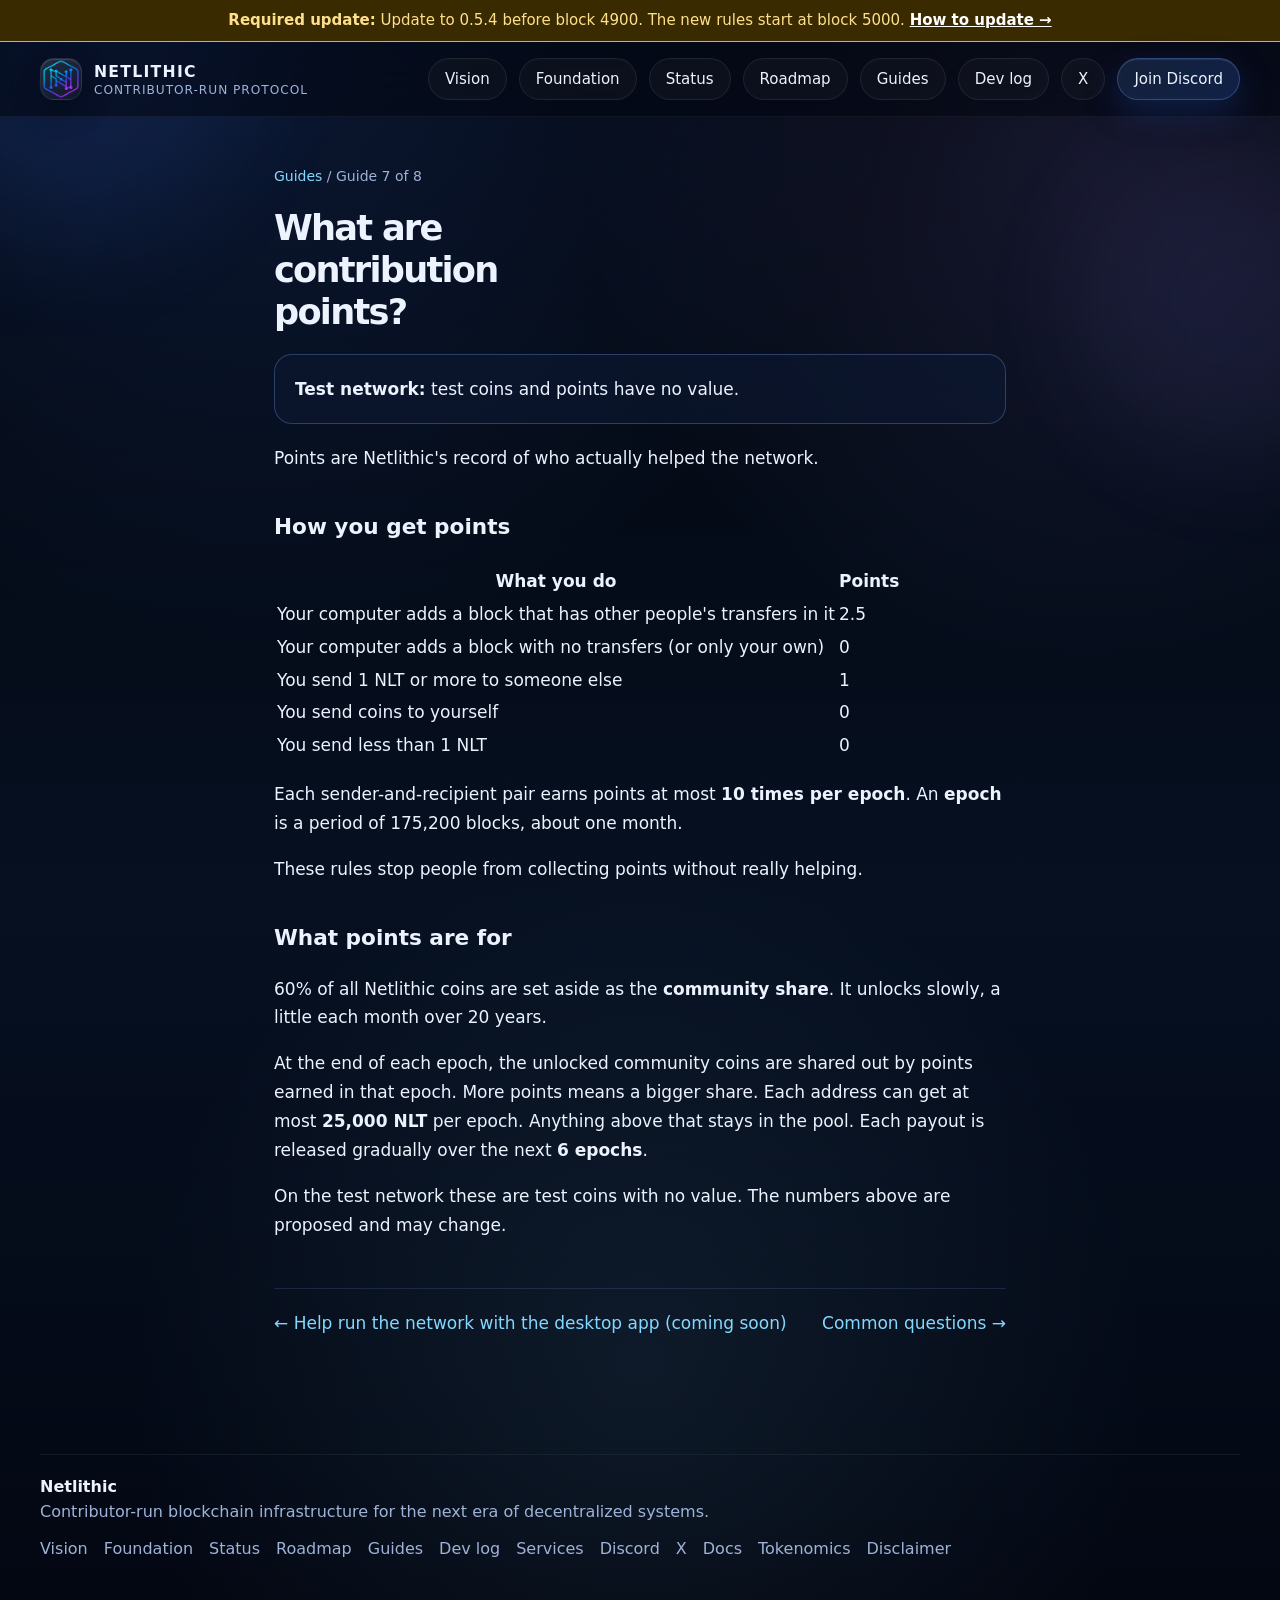
<file: guides/07-contribution-points/index.html>
<!DOCTYPE html>
<html lang="en">
<head>
  <meta charset="UTF-8" />
  <meta name="viewport" content="width=device-width, initial-scale=1.0" />
  <title>What are contribution points? | Netlithic Guides</title>
  <meta name="description" content="Points are Netlithic&#x27;s record of who actually helped the network." />
  <link rel="canonical" href="https://netlithicchain.com/guides/07-contribution-points/" />
  <meta property="og:title" content="What are contribution points? | Netlithic Guides" />
  <meta property="og:description" content="Points are Netlithic&#x27;s record of who actually helped the network." />
  <meta property="og:url" content="https://netlithicchain.com/guides/07-contribution-points/" />
  <meta property="og:image" content="https://netlithicchain.com/og-image.png" />
  <meta name="twitter:card" content="summary_large_image" />
  <meta name="twitter:site" content="@netlithicchain" />
  <link rel="icon" href="/favicon.ico" sizes="any" />
  <link rel="apple-touch-icon" href="/apple-touch-icon.png" />
  <style>
    :root {
      --bg: #030712;
      --bg-2: #071120;
      --bg-3: #0b1730;
      --panel: rgba(12, 23, 47, 0.7);
      --panel-strong: rgba(14, 27, 56, 0.9);
      --panel-soft: rgba(255, 255, 255, 0.04);
      --line: rgba(122, 162, 255, 0.16);
      --line-strong: rgba(122, 162, 255, 0.3);
      --text: #ecf3ff;
      --muted: #9eb3d7;
      --muted-2: #7f96bf;
      --blue: #6da7ff;
      --blue-2: #3d7bff;
      --cyan: #84d8ff;
      --violet: #9d8cff;
      --success: #99e6ff;
      --glow: rgba(82, 141, 255, 0.34);
      --glow-2: rgba(133, 197, 255, 0.16);
      --shadow: 0 24px 70px rgba(0, 0, 0, 0.45);
      --radius: 24px;
      --radius-sm: 18px;
      --max: 1200px;
    }

    * {
      box-sizing: border-box;
    }

    html {
      scroll-behavior: smooth;
    }

    body {
      margin: 0;
      font-family: Inter, ui-sans-serif, system-ui, -apple-system, BlinkMacSystemFont, "Segoe UI", sans-serif;
      color: var(--text);
      background:
        radial-gradient(circle at 20% 0%, rgba(61, 123, 255, 0.16), transparent 34%),
        radial-gradient(circle at 85% 10%, rgba(157, 140, 255, 0.12), transparent 28%),
        radial-gradient(circle at 50% 85%, rgba(132, 216, 255, 0.08), transparent 34%),
        linear-gradient(180deg, #02050c 0%, #040a15 26%, #061021 56%, #030712 100%);
      min-height: 100vh;
      overflow-x: hidden;
    }

    body::before,
    body::after {
      content: "";
      position: fixed;
      inset: auto;
      pointer-events: none;
      z-index: -2;
      filter: blur(60px);
      opacity: 0.7;
    }

    body::before {
      top: -120px;
      left: -120px;
      width: 360px;
      height: 360px;
      background: rgba(61, 123, 255, 0.18);
      border-radius: 50%;
      animation: driftOne 18s ease-in-out infinite;
    }

    body::after {
      right: -120px;
      top: 140px;
      width: 320px;
      height: 320px;
      background: rgba(157, 140, 255, 0.12);
      border-radius: 50%;
      animation: driftTwo 22s ease-in-out infinite;
    }

    @keyframes driftOne {
      0%, 100% { transform: translate(0, 0) scale(1); }
      50% { transform: translate(40px, 30px) scale(1.08); }
    }

    @keyframes driftTwo {
      0%, 100% { transform: translate(0, 0) scale(1); }
      50% { transform: translate(-30px, 35px) scale(1.1); }
    }

    a {
      color: inherit;
      text-decoration: none;
    }

    img {
      max-width: 100%;
      display: block;
    }

    .container {
      width: min(var(--max), calc(100% - 40px));
      margin: 0 auto;
    }

    .grid-overlay {
      position: fixed;
      inset: 0;
      pointer-events: none;
      background-image:
        linear-gradient(rgba(255,255,255,0.03) 1px, transparent 1px),
        linear-gradient(90deg, rgba(255,255,255,0.03) 1px, transparent 1px);
      background-size: 44px 44px;
      mask-image: radial-gradient(circle at center, black 35%, transparent 85%);
      opacity: 0.18;
      z-index: -3;
    }

    .noise {
      position: fixed;
      inset: 0;
      pointer-events: none;
      opacity: 0.06;
      z-index: -1;
      background-image:
        radial-gradient(circle at 25% 25%, rgba(255,255,255,0.7) 0.5px, transparent 0.6px),
        radial-gradient(circle at 75% 75%, rgba(255,255,255,0.55) 0.5px, transparent 0.6px);
      background-size: 24px 24px, 28px 28px;
      mix-blend-mode: screen;
    }

    .topbar {
      position: sticky;
      top: 0;
      z-index: 50;
      backdrop-filter: blur(18px);
      background: rgba(3, 7, 18, 0.55);
      border-bottom: 1px solid rgba(255,255,255,0.05);
    }

    .nav {
      display: flex;
      align-items: center;
      justify-content: space-between;
      gap: 18px;
      padding: 16px 0;
    }

    .brand {
      display: flex;
      align-items: center;
      gap: 12px;
      min-width: 0;
    }

    .brand-badge {
      width: 42px;
      height: 42px;
      border-radius: 14px;
      overflow: hidden;
      background:
        linear-gradient(145deg, rgba(255,255,255,0.12), rgba(255,255,255,0.03));
      border: 1px solid rgba(255,255,255,0.08);
      box-shadow:
        inset 0 1px 0 rgba(255,255,255,0.12),
        0 10px 30px rgba(0,0,0,0.3);
      display: grid;
      place-items: center;
      flex-shrink: 0;
    }

    .brand-badge img {
      width: 100%;
      height: 100%;
      object-fit: cover;
    }

    .brand-text {
      display: flex;
      flex-direction: column;
      gap: 2px;
      min-width: 0;
    }

    .brand-text strong {
      font-size: 0.98rem;
      letter-spacing: 0.08em;
      text-transform: uppercase;
    }

    .brand-text span {
      font-size: 0.76rem;
      color: var(--muted);
      letter-spacing: 0.08em;
      text-transform: uppercase;
      white-space: nowrap;
    }

    .nav-links {
      display: flex;
      align-items: center;
      gap: 12px;
      flex-wrap: wrap;
      justify-content: flex-end;
    }

    .pill-link,
    .button {
      border: 1px solid rgba(255,255,255,0.08);
      background: rgba(255,255,255,0.04);
      color: var(--text);
      padding: 11px 16px;
      border-radius: 999px;
      transition: transform 0.25s ease, border-color 0.25s ease, background 0.25s ease, box-shadow 0.25s ease;
      font-size: 0.94rem;
      display: inline-flex;
      align-items: center;
      gap: 9px;
      backdrop-filter: blur(10px);
    }

    .pill-link:hover,
    .button:hover {
      transform: translateY(-1px);
      border-color: rgba(122, 162, 255, 0.38);
      background: rgba(255,255,255,0.06);
      box-shadow: 0 10px 28px rgba(7, 17, 32, 0.42);
    }

    .button.primary {
      background: linear-gradient(135deg, rgba(109, 167, 255, 0.16), rgba(61, 123, 255, 0.22));
      border-color: rgba(122, 162, 255, 0.3);
      box-shadow:
        inset 0 1px 0 rgba(255,255,255,0.08),
        0 12px 32px rgba(28, 69, 159, 0.35);
    }

    .button.primary:hover {
      box-shadow:
        inset 0 1px 0 rgba(255,255,255,0.1),
        0 16px 42px rgba(28, 69, 159, 0.45);
    }

    .hero {
      position: relative;
      padding: 72px 0 52px;
    }

    .hero-wrap {
      display: grid;
      grid-template-columns: 1.25fr 0.95fr;
      gap: 28px;
      align-items: stretch;
    }

    .hero-card,
    .panel {
      position: relative;
      border: 1px solid var(--line);
      background:
        linear-gradient(180deg, rgba(13, 24, 49, 0.88), rgba(7, 14, 28, 0.8));
      border-radius: 30px;
      box-shadow: var(--shadow);
      overflow: hidden;
    }

    .hero-card::before,
    .panel::before {
      content: "";
      position: absolute;
      inset: 0;
      background:
        linear-gradient(135deg, rgba(255,255,255,0.09), transparent 24%, transparent 72%, rgba(255,255,255,0.03));
      pointer-events: none;
    }

    .hero-card::after {
      content: "";
      position: absolute;
      top: -120px;
      right: -120px;
      width: 300px;
      height: 300px;
      border-radius: 50%;
      background: radial-gradient(circle, rgba(109, 167, 255, 0.18), transparent 66%);
      pointer-events: none;
    }

    .hero-inner {
      padding: 34px;
      position: relative;
      z-index: 1;
    }

    .eyebrow {
      display: inline-flex;
      align-items: center;
      gap: 10px;
      color: var(--success);
      font-size: 0.8rem;
      letter-spacing: 0.16em;
      text-transform: uppercase;
      padding: 10px 14px;
      border-radius: 999px;
      border: 1px solid rgba(132, 216, 255, 0.18);
      background: rgba(132, 216, 255, 0.06);
      margin-bottom: 20px;
      box-shadow: inset 0 1px 0 rgba(255,255,255,0.06);
    }

    .eyebrow-dot {
      width: 8px;
      height: 8px;
      border-radius: 50%;
      background: var(--cyan);
      box-shadow: 0 0 16px rgba(132, 216, 255, 0.75);
      animation: pulse 2s infinite ease-in-out;
    }

    @keyframes pulse {
      0%, 100% { transform: scale(1); opacity: 0.9; }
      50% { transform: scale(1.2); opacity: 1; }
    }

    h1 {
      margin: 0;
      font-size: clamp(2.9rem, 5vw, 5.25rem);
      line-height: 0.96;
      letter-spacing: -0.05em;
      max-width: 12ch;
    }

    .gradient-text {
      background: linear-gradient(180deg, #ffffff 0%, #cfe1ff 45%, #8fbcff 100%);
      -webkit-background-clip: text;
      background-clip: text;
      color: transparent;
    }

    .hero-copy {
      margin-top: 20px;
      max-width: 62ch;
      font-size: 1.05rem;
      line-height: 1.75;
      color: var(--muted);
    }

    .hero-actions {
      display: flex;
      gap: 14px;
      flex-wrap: wrap;
      margin-top: 28px;
    }

    .hero-stats {
      display: grid;
      grid-template-columns: repeat(3, 1fr);
      gap: 14px;
      margin-top: 28px;
    }

    .stat-card {
      position: relative;
      padding: 18px 16px;
      border-radius: 22px;
      border: 1px solid rgba(255,255,255,0.08);
      background: linear-gradient(180deg, rgba(255,255,255,0.06), rgba(255,255,255,0.03));
      overflow: hidden;
    }

    .stat-card::after {
      content: "";
      position: absolute;
      inset: auto -20% -60% auto;
      width: 160px;
      height: 160px;
      background: radial-gradient(circle, rgba(122, 162, 255, 0.14), transparent 70%);
      pointer-events: none;
    }

    .stat-label {
      color: var(--muted-2);
      font-size: 0.77rem;
      text-transform: uppercase;
      letter-spacing: 0.12em;
      margin-bottom: 8px;
    }

    .stat-value {
      font-size: 1.35rem;
      font-weight: 700;
      letter-spacing: -0.03em;
      margin-bottom: 8px;
    }

    .stat-text {
      color: var(--muted);
      font-size: 0.9rem;
      line-height: 1.55;
    }

    .hero-side {
      display: grid;
      gap: 18px;
    }

    .signal-stack {
      padding: 26px;
      min-height: 100%;
      display: flex;
      flex-direction: column;
      justify-content: space-between;
      gap: 22px;
    }

    .signal-header h2 {
      margin: 0 0 12px;
      font-size: 1.55rem;
      letter-spacing: -0.03em;
    }

    .signal-header p {
      margin: 0;
      color: var(--muted);
      line-height: 1.75;
      font-size: 0.98rem;
    }

    .signal-list {
      display: grid;
      gap: 14px;
    }

    .signal-item {
      display: grid;
      grid-template-columns: auto 1fr;
      gap: 14px;
      align-items: start;
      padding: 15px 14px;
      border-radius: 18px;
      border: 1px solid rgba(255,255,255,0.08);
      background: rgba(255,255,255,0.04);
    }

    .signal-icon {
      width: 38px;
      height: 38px;
      border-radius: 12px;
      display: grid;
      place-items: center;
      font-size: 1rem;
      color: var(--cyan);
      background: rgba(132, 216, 255, 0.08);
      border: 1px solid rgba(132, 216, 255, 0.16);
      box-shadow: inset 0 1px 0 rgba(255,255,255,0.08);
    }

    .signal-item strong {
      display: block;
      margin-bottom: 4px;
      font-size: 0.98rem;
    }

    .signal-item span {
      color: var(--muted);
      line-height: 1.6;
      font-size: 0.92rem;
    }

    .mini-status {
      display: grid;
      grid-template-columns: repeat(2, 1fr);
      gap: 14px;
    }

    .mini-panel {
      padding: 16px;
      border-radius: 20px;
      background: rgba(255,255,255,0.04);
      border: 1px solid rgba(255,255,255,0.08);
    }

    .mini-panel .kicker {
      font-size: 0.76rem;
      color: var(--muted-2);
      text-transform: uppercase;
      letter-spacing: 0.12em;
      margin-bottom: 8px;
    }

    .mini-panel .value {
      font-size: 1.05rem;
      font-weight: 700;
      margin-bottom: 8px;
    }

    .mini-panel p {
      margin: 0;
      color: var(--muted);
      font-size: 0.9rem;
      line-height: 1.6;
    }

    section {
      padding: 34px 0;
    }

    .section-head {
      display: grid;
      grid-template-columns: 1fr auto;
      gap: 20px;
      align-items: end;
      margin-bottom: 22px;
    }

    .section-head .title-wrap {
      max-width: 760px;
    }

    .section-kicker {
      font-size: 0.8rem;
      text-transform: uppercase;
      letter-spacing: 0.16em;
      color: var(--success);
      margin-bottom: 10px;
    }

    .section-head h2 {
      margin: 0 0 10px;
      font-size: clamp(2rem, 3vw, 3rem);
      letter-spacing: -0.04em;
      line-height: 1.05;
    }

    .section-head p {
      margin: 0;
      color: var(--muted);
      line-height: 1.75;
      font-size: 1rem;
    }

    .tag {
      border: 1px solid rgba(255,255,255,0.08);
      background: rgba(255,255,255,0.04);
      color: var(--muted);
      border-radius: 999px;
      padding: 10px 14px;
      font-size: 0.88rem;
      white-space: nowrap;
      align-self: start;
    }

    .vision-grid,
    .principles-grid,
    .status-grid,
    .activity-grid,
    .roadmap-grid,
    .cta-grid {
      display: grid;
      gap: 18px;
    }

    .vision-grid {
      grid-template-columns: 1.15fr 0.85fr;
    }

    .principles-grid,
    .status-grid,
    .activity-grid,
    .roadmap-grid {
      grid-template-columns: repeat(3, 1fr);
    }

    .card {
      position: relative;
      border: 1px solid var(--line);
      border-radius: 26px;
      padding: 24px;
      background:
        linear-gradient(180deg, rgba(12, 23, 47, 0.82), rgba(7, 14, 28, 0.76));
      box-shadow: var(--shadow);
      overflow: hidden;
    }

    .card::after {
      content: "";
      position: absolute;
      inset: auto -20% -40% auto;
      width: 220px;
      height: 220px;
      background: radial-gradient(circle, rgba(109, 167, 255, 0.12), transparent 68%);
      pointer-events: none;
    }

    .card h3 {
      margin: 0 0 12px;
      font-size: 1.2rem;
      letter-spacing: -0.03em;
    }

    .card p,
    .card li {
      color: var(--muted);
      line-height: 1.75;
      font-size: 0.97rem;
    }

    .card p:last-child {
      margin-bottom: 0;
    }

    .card ul {
      margin: 14px 0 0;
      padding-left: 18px;
    }

    .feature-list {
      display: grid;
      gap: 14px;
    }

    .feature-row {
      display: grid;
      grid-template-columns: auto 1fr;
      gap: 14px;
      align-items: start;
      padding: 14px 0;
      border-bottom: 1px solid rgba(255,255,255,0.06);
    }

    .feature-row:last-child {
      border-bottom: none;
      padding-bottom: 0;
    }

    .feature-bullet {
      width: 12px;
      height: 12px;
      border-radius: 50%;
      margin-top: 6px;
      background: linear-gradient(135deg, var(--cyan), var(--blue));
      box-shadow: 0 0 18px rgba(132, 216, 255, 0.45);
    }

    .feature-row strong {
      display: block;
      margin-bottom: 5px;
      font-size: 0.97rem;
    }

    .feature-row span {
      color: var(--muted);
      line-height: 1.65;
      font-size: 0.94rem;
    }

    .status-card .badge,
    .activity-card .badge,
    .roadmap-card .badge {
      display: inline-flex;
      align-items: center;
      gap: 8px;
      margin-bottom: 14px;
      padding: 8px 12px;
      border-radius: 999px;
      font-size: 0.75rem;
      text-transform: uppercase;
      letter-spacing: 0.12em;
      background: rgba(132, 216, 255, 0.07);
      color: var(--success);
      border: 1px solid rgba(132, 216, 255, 0.16);
    }

    .roadmap-card .step {
      font-size: 2rem;
      font-weight: 800;
      letter-spacing: -0.06em;
      color: rgba(255,255,255,0.14);
      margin-bottom: 10px;
    }

    .activity-card strong,
    .status-card strong,
    .roadmap-card strong {
      display: block;
      font-size: 1.04rem;
      margin-bottom: 8px;
      letter-spacing: -0.02em;
    }

    .split-panel {
      display: grid;
      grid-template-columns: 1fr 1fr;
      gap: 18px;
    }

    .inline-links {
      display: flex;
      gap: 12px;
      flex-wrap: wrap;
      margin-top: 18px;
    }

    .link-chip {
      display: inline-flex;
      align-items: center;
      gap: 9px;
      padding: 11px 14px;
      border-radius: 999px;
      border: 1px solid rgba(255,255,255,0.08);
      background: rgba(255,255,255,0.04);
      color: var(--text);
      font-size: 0.92rem;
      transition: transform 0.25s ease, border-color 0.25s ease, background 0.25s ease;
    }

    .link-chip:hover {
      transform: translateY(-1px);
      border-color: rgba(122, 162, 255, 0.34);
      background: rgba(255,255,255,0.06);
    }

    .cta-shell {
      position: relative;
      overflow: hidden;
      border-radius: 32px;
      border: 1px solid rgba(122, 162, 255, 0.18);
      background:
        radial-gradient(circle at top right, rgba(157, 140, 255, 0.14), transparent 28%),
        radial-gradient(circle at left center, rgba(132, 216, 255, 0.1), transparent 30%),
        linear-gradient(180deg, rgba(14, 28, 56, 0.94), rgba(7, 14, 28, 0.88));
      box-shadow: var(--shadow);
    }

    .cta-shell::before {
      content: "";
      position: absolute;
      inset: 0;
      background:
        linear-gradient(135deg, rgba(255,255,255,0.08), transparent 24%, transparent 76%, rgba(255,255,255,0.02));
      pointer-events: none;
    }

    .cta-grid {
      grid-template-columns: 1.1fr 0.9fr;
      align-items: center;
      padding: 34px;
    }

    .cta-grid h2 {
      margin: 0 0 12px;
      font-size: clamp(2.2rem, 4vw, 3.5rem);
      letter-spacing: -0.05em;
      line-height: 0.98;
      max-width: 12ch;
    }

    .cta-grid p {
      margin: 0;
      color: var(--muted);
      line-height: 1.8;
      max-width: 60ch;
      font-size: 1rem;
    }

    .cta-actions {
      display: flex;
      flex-wrap: wrap;
      gap: 14px;
      justify-content: flex-end;
      align-items: center;
    }

    footer {
      padding: 36px 0 52px;
      color: var(--muted);
    }

    .footer-inner {
      display: flex;
      justify-content: space-between;
      gap: 18px;
      align-items: center;
      flex-wrap: wrap;
      border-top: 1px solid rgba(255,255,255,0.06);
      padding-top: 22px;
    }

    .footer-links {
      display: flex;
      gap: 16px;
      flex-wrap: wrap;
    }

    .footer-links a:hover {
      color: var(--text);
    }

    .reveal {
      opacity: 0;
      transform: translateY(18px);
      transition: opacity 0.8s ease, transform 0.8s ease;
    }

    .reveal.visible {
      opacity: 1;
      transform: translateY(0);
    }

    @media (max-width: 1120px) {
      .hero-wrap,
      .vision-grid,
      .cta-grid,
      .split-panel {
        grid-template-columns: 1fr;
      }

      .principles-grid,
      .status-grid,
      .activity-grid,
      .roadmap-grid {
        grid-template-columns: repeat(2, 1fr);
      }

      .cta-actions {
        justify-content: flex-start;
      }

      .section-head {
        grid-template-columns: 1fr;
        align-items: start;
      }
    }

    @media (max-width: 760px) {
      .container {
        width: min(var(--max), calc(100% - 24px));
      }

      .nav {
        padding: 14px 0;
      }

      .nav-links {
        gap: 10px;
      }

      .pill-link,
      .button {
        padding: 10px 14px;
        font-size: 0.9rem;
      }

      .hero {
        padding-top: 48px;
      }

      .hero-inner,
      .signal-stack,
      .card,
      .cta-grid {
        padding: 22px;
      }

      .hero-stats,
      .mini-status,
      .principles-grid,
      .status-grid,
      .activity-grid,
      .roadmap-grid {
        grid-template-columns: 1fr;
      }

      h1 {
        max-width: none;
      }

      .cta-grid h2 {
        max-width: none;
      }

      .footer-inner {
        align-items: flex-start;
        flex-direction: column;
      }
    }
  </style>
  <style>
.guide{max-width:780px;margin:0 auto;padding:48px 24px 80px;line-height:1.7;font-size:17px}
.guide h1{font-size:2.2rem;line-height:1.2;margin:0 0 20px}.guide h2{margin-top:36px;font-size:1.35rem}
.guide a{color:var(--cyan)}.guide blockquote{margin:20px 0;padding:14px 20px;border:1px solid var(--line-strong);border-radius:var(--radius-sm);background:var(--panel)}
.guide blockquote p{margin:6px 0}.guide li{margin:6px 0}.guide code{background:var(--panel-soft);padding:2px 6px;border-radius:6px}
.guide .crumbs{font-size:14px;color:var(--muted);margin-bottom:18px}.guide .pager{display:flex;justify-content:space-between;gap:12px;margin-top:48px;border-top:1px solid var(--line);padding-top:20px}
.guide ol.cards{list-style:none;padding:0;display:grid;gap:14px}.guide ol.cards a{display:block;padding:18px 22px;border:1px solid var(--line);border-radius:var(--radius-sm);background:var(--panel);text-decoration:none;color:var(--text);font-weight:600}
.guide ol.cards a:hover{border-color:var(--line-strong)}.guide ol.cards span{color:var(--muted);font-weight:400;margin-right:10px}
.soon{display:inline-block;font-size:13px;padding:2px 10px;border-radius:999px;border:1px solid var(--violet);color:var(--violet);margin-left:8px;vertical-align:middle}
</style>
</head>
<body>
<div class="update-banner" style="background:#3a2a00;border-bottom:1px solid #f5b301;color:#ffe08a;text-align:center;padding:10px 16px;font-size:15px;line-height:1.4"><strong>Required update:</strong> Update to 0.5.4 before block 4900. The new rules start at block 5000. <a href="/update/" style="color:#fff;font-weight:700;text-decoration:underline">How to update &rarr;</a></div>
  <header class="topbar">
    <div class="container">
      <nav class="nav">
        <a href="/" class="brand" aria-label="Netlithic home">
          <div class="brand-badge">
            <img src="/brand-badge.png" alt="Netlithic logo" width="42" height="42" />
          </div>
          <div class="brand-text">
            <strong>Netlithic</strong>
            <span>Contributor-Run Protocol</span>
          </div>
        </a>

        <div class="nav-links">
          <a class="pill-link" href="/#vision">Vision</a>
          <a class="pill-link" href="/#foundation">Foundation</a>
          <a class="pill-link" href="/#status">Status</a>
          <a class="pill-link" href="/#roadmap">Roadmap</a>
          <a class="pill-link" href="/guides/">Guides</a>
          <a class="pill-link" href="/devlog/">Dev log</a>
          <a class="button" href="https://x.com/netlithicchain" target="_blank" rel="noopener noreferrer">X</a>
          <a class="button primary" href="https://discord.gg/Mu5r62GExn" target="_blank" rel="noopener noreferrer">Join Discord</a>
        </div>
      </nav>
    </div>
  </header>
  <main class="guide">
<div class="crumbs"><a href="/guides/">Guides</a> / Guide 7 of 8</div>
<h1>What are contribution points?</h1>
<blockquote>
<p><strong>Test network:</strong> test coins and points have no value.</p>
</blockquote>
<p>Points are Netlithic's record of who actually helped the network.</p>
<h2>How you get points</h2>
<table>
<thead>
<tr>
<th>What you do</th>
<th>Points</th>
</tr>
</thead>
<tbody>
<tr>
<td>Your computer adds a block that has other people's transfers in it</td>
<td>2.5</td>
</tr>
<tr>
<td>Your computer adds a block with no transfers (or only your own)</td>
<td>0</td>
</tr>
<tr>
<td>You send 1 NLT or more to someone else</td>
<td>1</td>
</tr>
<tr>
<td>You send coins to yourself</td>
<td>0</td>
</tr>
<tr>
<td>You send less than 1 NLT</td>
<td>0</td>
</tr>
</tbody>
</table>
<p>Each sender-and-recipient pair earns points at most <strong>10 times per epoch</strong>. An <strong>epoch</strong> is a period of 175,200 blocks, about one month.</p>
<p>These rules stop people from collecting points without really helping.</p>
<h2>What points are for</h2>
<p>60% of all Netlithic coins are set aside as the <strong>community share</strong>. It unlocks slowly, a little each month over 20 years.</p>
<p>At the end of each epoch, the unlocked community coins are shared out by points earned in that epoch. More points means a bigger share. Each address can get at most <strong>25,000 NLT</strong> per epoch. Anything above that stays in the pool. Each payout is released gradually over the next <strong>6 epochs</strong>.</p>
<p>On the test network these are test coins with no value. The numbers above are proposed and may change.</p>
<div class="pager"><a href="/guides/06-desktop-app/">&larr; Help run the network with the desktop app (coming soon)</a><a href="/guides/08-common-questions/">Common questions &rarr;</a></div>
  </main>
  <footer>
    <div class="container">
      <div class="footer-inner">
        <div>
          <strong style="display:block; color: var(--text); margin-bottom: 6px;">Netlithic</strong>
          <span>Contributor-run blockchain infrastructure for the next era of decentralized systems.</span>
        </div>

        <div class="footer-links">
          <a href="/#vision">Vision</a>
          <a href="/#foundation">Foundation</a>
          <a href="/#status">Status</a>
          <a href="/#roadmap">Roadmap</a>
          <a href="/guides/">Guides</a>
          <a href="/devlog/">Dev log</a>
          <a href="/services/">Services</a>
          <a href="https://discord.gg/Mu5r62GExn" target="_blank" rel="noopener noreferrer">Discord</a>
          <a href="https://x.com/netlithicchain" target="_blank" rel="noopener noreferrer">X</a>
          <a href="https://github.com/Netlithicchain/Netlithic/tree/main/docs" target="_blank" rel="noopener noreferrer">Docs</a>
          <a href="https://github.com/Netlithicchain/Netlithic/blob/main/docs/Tokenomics.md" target="_blank" rel="noopener noreferrer">Tokenomics</a>
          <a href="https://github.com/Netlithicchain/Netlithic/blob/main/DISCLAIMER.md" target="_blank" rel="noopener noreferrer">Disclaimer</a>
        </div>
      </div>
    </div>
  </footer>
</body>
</html>
</file>
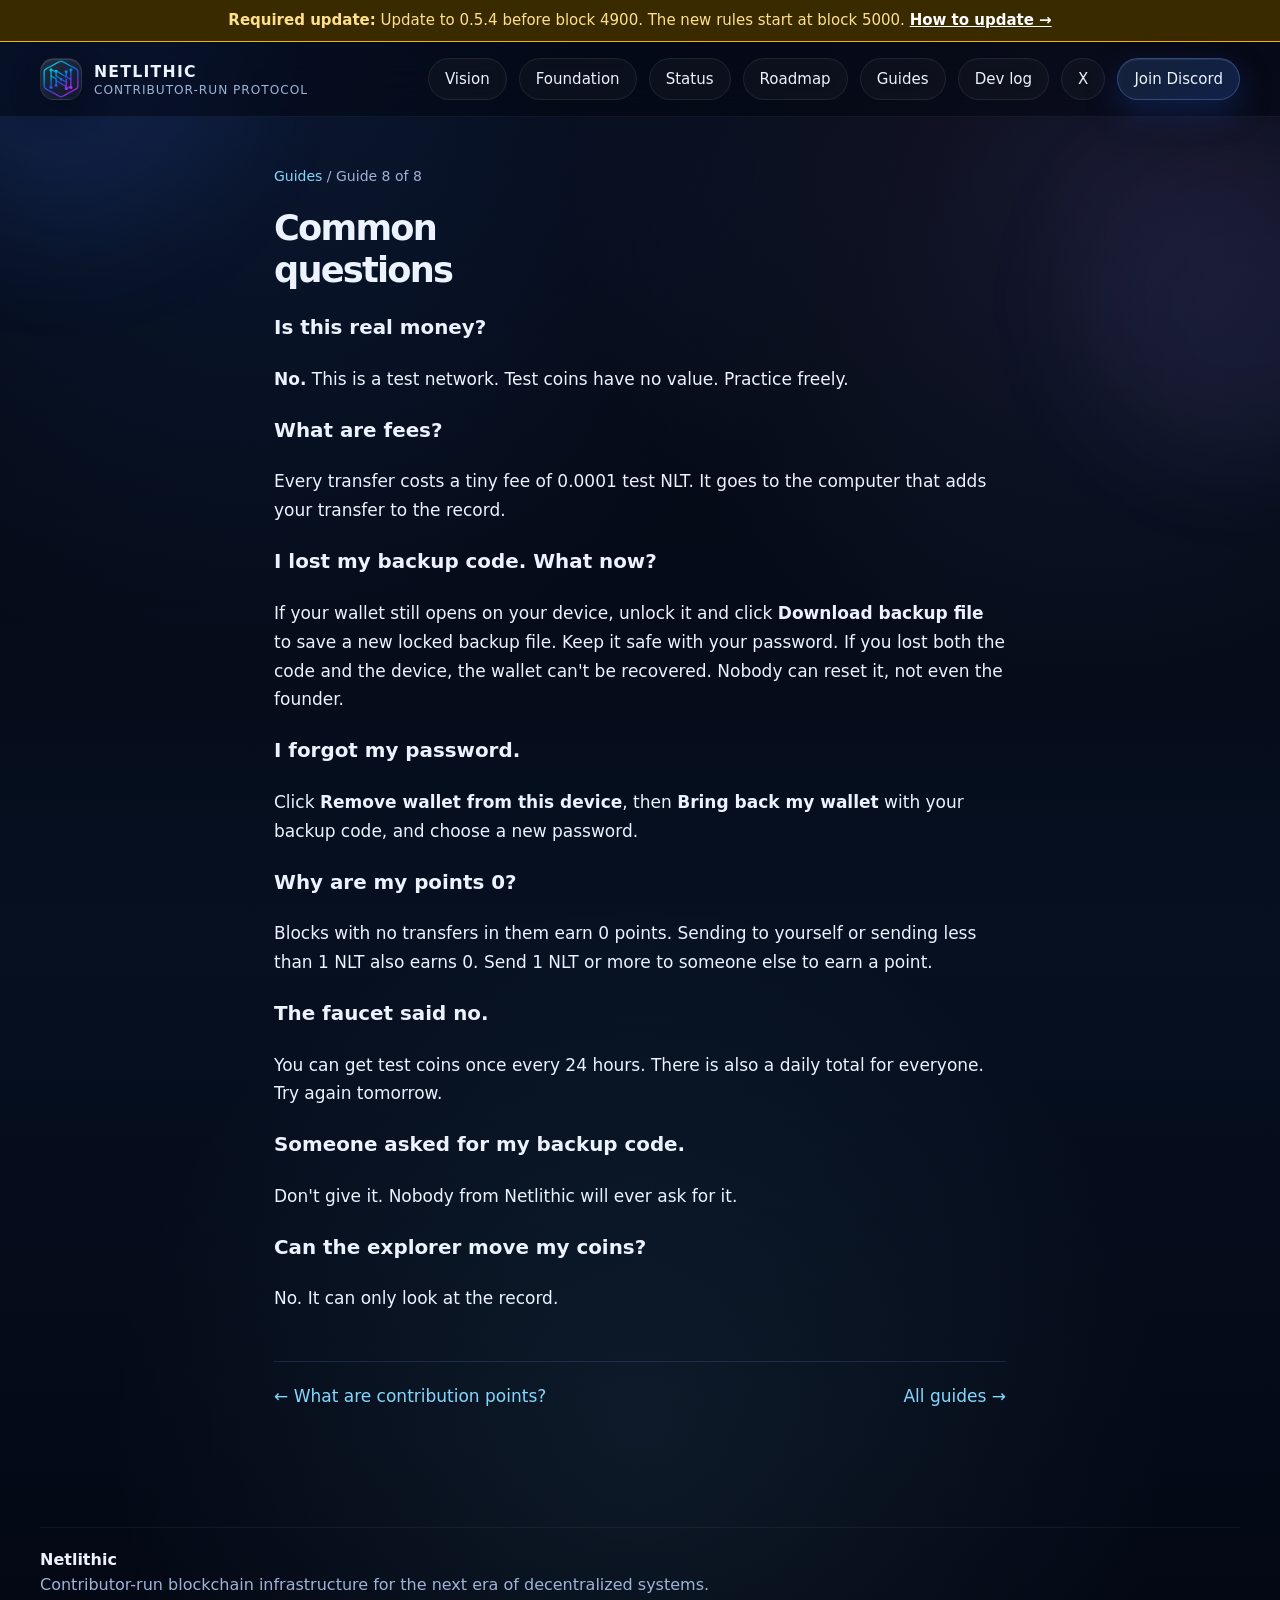
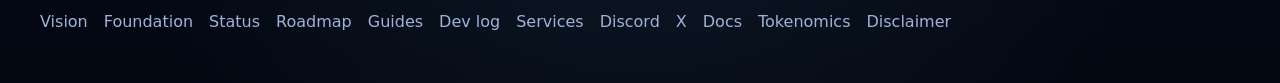
<file: guides/08-common-questions/index.html>
<!DOCTYPE html>
<html lang="en">
<head>
  <meta charset="UTF-8" />
  <meta name="viewport" content="width=device-width, initial-scale=1.0" />
  <title>Common questions | Netlithic Guides</title>
  <meta name="description" content="No. This is a test network. Test coins have no value. Practice freely." />
  <link rel="canonical" href="https://netlithicchain.com/guides/08-common-questions/" />
  <meta property="og:title" content="Common questions | Netlithic Guides" />
  <meta property="og:description" content="No. This is a test network. Test coins have no value. Practice freely." />
  <meta property="og:url" content="https://netlithicchain.com/guides/08-common-questions/" />
  <meta property="og:image" content="https://netlithicchain.com/og-image.png" />
  <meta name="twitter:card" content="summary_large_image" />
  <meta name="twitter:site" content="@netlithicchain" />
  <link rel="icon" href="/favicon.ico" sizes="any" />
  <link rel="apple-touch-icon" href="/apple-touch-icon.png" />
  <style>
    :root {
      --bg: #030712;
      --bg-2: #071120;
      --bg-3: #0b1730;
      --panel: rgba(12, 23, 47, 0.7);
      --panel-strong: rgba(14, 27, 56, 0.9);
      --panel-soft: rgba(255, 255, 255, 0.04);
      --line: rgba(122, 162, 255, 0.16);
      --line-strong: rgba(122, 162, 255, 0.3);
      --text: #ecf3ff;
      --muted: #9eb3d7;
      --muted-2: #7f96bf;
      --blue: #6da7ff;
      --blue-2: #3d7bff;
      --cyan: #84d8ff;
      --violet: #9d8cff;
      --success: #99e6ff;
      --glow: rgba(82, 141, 255, 0.34);
      --glow-2: rgba(133, 197, 255, 0.16);
      --shadow: 0 24px 70px rgba(0, 0, 0, 0.45);
      --radius: 24px;
      --radius-sm: 18px;
      --max: 1200px;
    }

    * {
      box-sizing: border-box;
    }

    html {
      scroll-behavior: smooth;
    }

    body {
      margin: 0;
      font-family: Inter, ui-sans-serif, system-ui, -apple-system, BlinkMacSystemFont, "Segoe UI", sans-serif;
      color: var(--text);
      background:
        radial-gradient(circle at 20% 0%, rgba(61, 123, 255, 0.16), transparent 34%),
        radial-gradient(circle at 85% 10%, rgba(157, 140, 255, 0.12), transparent 28%),
        radial-gradient(circle at 50% 85%, rgba(132, 216, 255, 0.08), transparent 34%),
        linear-gradient(180deg, #02050c 0%, #040a15 26%, #061021 56%, #030712 100%);
      min-height: 100vh;
      overflow-x: hidden;
    }

    body::before,
    body::after {
      content: "";
      position: fixed;
      inset: auto;
      pointer-events: none;
      z-index: -2;
      filter: blur(60px);
      opacity: 0.7;
    }

    body::before {
      top: -120px;
      left: -120px;
      width: 360px;
      height: 360px;
      background: rgba(61, 123, 255, 0.18);
      border-radius: 50%;
      animation: driftOne 18s ease-in-out infinite;
    }

    body::after {
      right: -120px;
      top: 140px;
      width: 320px;
      height: 320px;
      background: rgba(157, 140, 255, 0.12);
      border-radius: 50%;
      animation: driftTwo 22s ease-in-out infinite;
    }

    @keyframes driftOne {
      0%, 100% { transform: translate(0, 0) scale(1); }
      50% { transform: translate(40px, 30px) scale(1.08); }
    }

    @keyframes driftTwo {
      0%, 100% { transform: translate(0, 0) scale(1); }
      50% { transform: translate(-30px, 35px) scale(1.1); }
    }

    a {
      color: inherit;
      text-decoration: none;
    }

    img {
      max-width: 100%;
      display: block;
    }

    .container {
      width: min(var(--max), calc(100% - 40px));
      margin: 0 auto;
    }

    .grid-overlay {
      position: fixed;
      inset: 0;
      pointer-events: none;
      background-image:
        linear-gradient(rgba(255,255,255,0.03) 1px, transparent 1px),
        linear-gradient(90deg, rgba(255,255,255,0.03) 1px, transparent 1px);
      background-size: 44px 44px;
      mask-image: radial-gradient(circle at center, black 35%, transparent 85%);
      opacity: 0.18;
      z-index: -3;
    }

    .noise {
      position: fixed;
      inset: 0;
      pointer-events: none;
      opacity: 0.06;
      z-index: -1;
      background-image:
        radial-gradient(circle at 25% 25%, rgba(255,255,255,0.7) 0.5px, transparent 0.6px),
        radial-gradient(circle at 75% 75%, rgba(255,255,255,0.55) 0.5px, transparent 0.6px);
      background-size: 24px 24px, 28px 28px;
      mix-blend-mode: screen;
    }

    .topbar {
      position: sticky;
      top: 0;
      z-index: 50;
      backdrop-filter: blur(18px);
      background: rgba(3, 7, 18, 0.55);
      border-bottom: 1px solid rgba(255,255,255,0.05);
    }

    .nav {
      display: flex;
      align-items: center;
      justify-content: space-between;
      gap: 18px;
      padding: 16px 0;
    }

    .brand {
      display: flex;
      align-items: center;
      gap: 12px;
      min-width: 0;
    }

    .brand-badge {
      width: 42px;
      height: 42px;
      border-radius: 14px;
      overflow: hidden;
      background:
        linear-gradient(145deg, rgba(255,255,255,0.12), rgba(255,255,255,0.03));
      border: 1px solid rgba(255,255,255,0.08);
      box-shadow:
        inset 0 1px 0 rgba(255,255,255,0.12),
        0 10px 30px rgba(0,0,0,0.3);
      display: grid;
      place-items: center;
      flex-shrink: 0;
    }

    .brand-badge img {
      width: 100%;
      height: 100%;
      object-fit: cover;
    }

    .brand-text {
      display: flex;
      flex-direction: column;
      gap: 2px;
      min-width: 0;
    }

    .brand-text strong {
      font-size: 0.98rem;
      letter-spacing: 0.08em;
      text-transform: uppercase;
    }

    .brand-text span {
      font-size: 0.76rem;
      color: var(--muted);
      letter-spacing: 0.08em;
      text-transform: uppercase;
      white-space: nowrap;
    }

    .nav-links {
      display: flex;
      align-items: center;
      gap: 12px;
      flex-wrap: wrap;
      justify-content: flex-end;
    }

    .pill-link,
    .button {
      border: 1px solid rgba(255,255,255,0.08);
      background: rgba(255,255,255,0.04);
      color: var(--text);
      padding: 11px 16px;
      border-radius: 999px;
      transition: transform 0.25s ease, border-color 0.25s ease, background 0.25s ease, box-shadow 0.25s ease;
      font-size: 0.94rem;
      display: inline-flex;
      align-items: center;
      gap: 9px;
      backdrop-filter: blur(10px);
    }

    .pill-link:hover,
    .button:hover {
      transform: translateY(-1px);
      border-color: rgba(122, 162, 255, 0.38);
      background: rgba(255,255,255,0.06);
      box-shadow: 0 10px 28px rgba(7, 17, 32, 0.42);
    }

    .button.primary {
      background: linear-gradient(135deg, rgba(109, 167, 255, 0.16), rgba(61, 123, 255, 0.22));
      border-color: rgba(122, 162, 255, 0.3);
      box-shadow:
        inset 0 1px 0 rgba(255,255,255,0.08),
        0 12px 32px rgba(28, 69, 159, 0.35);
    }

    .button.primary:hover {
      box-shadow:
        inset 0 1px 0 rgba(255,255,255,0.1),
        0 16px 42px rgba(28, 69, 159, 0.45);
    }

    .hero {
      position: relative;
      padding: 72px 0 52px;
    }

    .hero-wrap {
      display: grid;
      grid-template-columns: 1.25fr 0.95fr;
      gap: 28px;
      align-items: stretch;
    }

    .hero-card,
    .panel {
      position: relative;
      border: 1px solid var(--line);
      background:
        linear-gradient(180deg, rgba(13, 24, 49, 0.88), rgba(7, 14, 28, 0.8));
      border-radius: 30px;
      box-shadow: var(--shadow);
      overflow: hidden;
    }

    .hero-card::before,
    .panel::before {
      content: "";
      position: absolute;
      inset: 0;
      background:
        linear-gradient(135deg, rgba(255,255,255,0.09), transparent 24%, transparent 72%, rgba(255,255,255,0.03));
      pointer-events: none;
    }

    .hero-card::after {
      content: "";
      position: absolute;
      top: -120px;
      right: -120px;
      width: 300px;
      height: 300px;
      border-radius: 50%;
      background: radial-gradient(circle, rgba(109, 167, 255, 0.18), transparent 66%);
      pointer-events: none;
    }

    .hero-inner {
      padding: 34px;
      position: relative;
      z-index: 1;
    }

    .eyebrow {
      display: inline-flex;
      align-items: center;
      gap: 10px;
      color: var(--success);
      font-size: 0.8rem;
      letter-spacing: 0.16em;
      text-transform: uppercase;
      padding: 10px 14px;
      border-radius: 999px;
      border: 1px solid rgba(132, 216, 255, 0.18);
      background: rgba(132, 216, 255, 0.06);
      margin-bottom: 20px;
      box-shadow: inset 0 1px 0 rgba(255,255,255,0.06);
    }

    .eyebrow-dot {
      width: 8px;
      height: 8px;
      border-radius: 50%;
      background: var(--cyan);
      box-shadow: 0 0 16px rgba(132, 216, 255, 0.75);
      animation: pulse 2s infinite ease-in-out;
    }

    @keyframes pulse {
      0%, 100% { transform: scale(1); opacity: 0.9; }
      50% { transform: scale(1.2); opacity: 1; }
    }

    h1 {
      margin: 0;
      font-size: clamp(2.9rem, 5vw, 5.25rem);
      line-height: 0.96;
      letter-spacing: -0.05em;
      max-width: 12ch;
    }

    .gradient-text {
      background: linear-gradient(180deg, #ffffff 0%, #cfe1ff 45%, #8fbcff 100%);
      -webkit-background-clip: text;
      background-clip: text;
      color: transparent;
    }

    .hero-copy {
      margin-top: 20px;
      max-width: 62ch;
      font-size: 1.05rem;
      line-height: 1.75;
      color: var(--muted);
    }

    .hero-actions {
      display: flex;
      gap: 14px;
      flex-wrap: wrap;
      margin-top: 28px;
    }

    .hero-stats {
      display: grid;
      grid-template-columns: repeat(3, 1fr);
      gap: 14px;
      margin-top: 28px;
    }

    .stat-card {
      position: relative;
      padding: 18px 16px;
      border-radius: 22px;
      border: 1px solid rgba(255,255,255,0.08);
      background: linear-gradient(180deg, rgba(255,255,255,0.06), rgba(255,255,255,0.03));
      overflow: hidden;
    }

    .stat-card::after {
      content: "";
      position: absolute;
      inset: auto -20% -60% auto;
      width: 160px;
      height: 160px;
      background: radial-gradient(circle, rgba(122, 162, 255, 0.14), transparent 70%);
      pointer-events: none;
    }

    .stat-label {
      color: var(--muted-2);
      font-size: 0.77rem;
      text-transform: uppercase;
      letter-spacing: 0.12em;
      margin-bottom: 8px;
    }

    .stat-value {
      font-size: 1.35rem;
      font-weight: 700;
      letter-spacing: -0.03em;
      margin-bottom: 8px;
    }

    .stat-text {
      color: var(--muted);
      font-size: 0.9rem;
      line-height: 1.55;
    }

    .hero-side {
      display: grid;
      gap: 18px;
    }

    .signal-stack {
      padding: 26px;
      min-height: 100%;
      display: flex;
      flex-direction: column;
      justify-content: space-between;
      gap: 22px;
    }

    .signal-header h2 {
      margin: 0 0 12px;
      font-size: 1.55rem;
      letter-spacing: -0.03em;
    }

    .signal-header p {
      margin: 0;
      color: var(--muted);
      line-height: 1.75;
      font-size: 0.98rem;
    }

    .signal-list {
      display: grid;
      gap: 14px;
    }

    .signal-item {
      display: grid;
      grid-template-columns: auto 1fr;
      gap: 14px;
      align-items: start;
      padding: 15px 14px;
      border-radius: 18px;
      border: 1px solid rgba(255,255,255,0.08);
      background: rgba(255,255,255,0.04);
    }

    .signal-icon {
      width: 38px;
      height: 38px;
      border-radius: 12px;
      display: grid;
      place-items: center;
      font-size: 1rem;
      color: var(--cyan);
      background: rgba(132, 216, 255, 0.08);
      border: 1px solid rgba(132, 216, 255, 0.16);
      box-shadow: inset 0 1px 0 rgba(255,255,255,0.08);
    }

    .signal-item strong {
      display: block;
      margin-bottom: 4px;
      font-size: 0.98rem;
    }

    .signal-item span {
      color: var(--muted);
      line-height: 1.6;
      font-size: 0.92rem;
    }

    .mini-status {
      display: grid;
      grid-template-columns: repeat(2, 1fr);
      gap: 14px;
    }

    .mini-panel {
      padding: 16px;
      border-radius: 20px;
      background: rgba(255,255,255,0.04);
      border: 1px solid rgba(255,255,255,0.08);
    }

    .mini-panel .kicker {
      font-size: 0.76rem;
      color: var(--muted-2);
      text-transform: uppercase;
      letter-spacing: 0.12em;
      margin-bottom: 8px;
    }

    .mini-panel .value {
      font-size: 1.05rem;
      font-weight: 700;
      margin-bottom: 8px;
    }

    .mini-panel p {
      margin: 0;
      color: var(--muted);
      font-size: 0.9rem;
      line-height: 1.6;
    }

    section {
      padding: 34px 0;
    }

    .section-head {
      display: grid;
      grid-template-columns: 1fr auto;
      gap: 20px;
      align-items: end;
      margin-bottom: 22px;
    }

    .section-head .title-wrap {
      max-width: 760px;
    }

    .section-kicker {
      font-size: 0.8rem;
      text-transform: uppercase;
      letter-spacing: 0.16em;
      color: var(--success);
      margin-bottom: 10px;
    }

    .section-head h2 {
      margin: 0 0 10px;
      font-size: clamp(2rem, 3vw, 3rem);
      letter-spacing: -0.04em;
      line-height: 1.05;
    }

    .section-head p {
      margin: 0;
      color: var(--muted);
      line-height: 1.75;
      font-size: 1rem;
    }

    .tag {
      border: 1px solid rgba(255,255,255,0.08);
      background: rgba(255,255,255,0.04);
      color: var(--muted);
      border-radius: 999px;
      padding: 10px 14px;
      font-size: 0.88rem;
      white-space: nowrap;
      align-self: start;
    }

    .vision-grid,
    .principles-grid,
    .status-grid,
    .activity-grid,
    .roadmap-grid,
    .cta-grid {
      display: grid;
      gap: 18px;
    }

    .vision-grid {
      grid-template-columns: 1.15fr 0.85fr;
    }

    .principles-grid,
    .status-grid,
    .activity-grid,
    .roadmap-grid {
      grid-template-columns: repeat(3, 1fr);
    }

    .card {
      position: relative;
      border: 1px solid var(--line);
      border-radius: 26px;
      padding: 24px;
      background:
        linear-gradient(180deg, rgba(12, 23, 47, 0.82), rgba(7, 14, 28, 0.76));
      box-shadow: var(--shadow);
      overflow: hidden;
    }

    .card::after {
      content: "";
      position: absolute;
      inset: auto -20% -40% auto;
      width: 220px;
      height: 220px;
      background: radial-gradient(circle, rgba(109, 167, 255, 0.12), transparent 68%);
      pointer-events: none;
    }

    .card h3 {
      margin: 0 0 12px;
      font-size: 1.2rem;
      letter-spacing: -0.03em;
    }

    .card p,
    .card li {
      color: var(--muted);
      line-height: 1.75;
      font-size: 0.97rem;
    }

    .card p:last-child {
      margin-bottom: 0;
    }

    .card ul {
      margin: 14px 0 0;
      padding-left: 18px;
    }

    .feature-list {
      display: grid;
      gap: 14px;
    }

    .feature-row {
      display: grid;
      grid-template-columns: auto 1fr;
      gap: 14px;
      align-items: start;
      padding: 14px 0;
      border-bottom: 1px solid rgba(255,255,255,0.06);
    }

    .feature-row:last-child {
      border-bottom: none;
      padding-bottom: 0;
    }

    .feature-bullet {
      width: 12px;
      height: 12px;
      border-radius: 50%;
      margin-top: 6px;
      background: linear-gradient(135deg, var(--cyan), var(--blue));
      box-shadow: 0 0 18px rgba(132, 216, 255, 0.45);
    }

    .feature-row strong {
      display: block;
      margin-bottom: 5px;
      font-size: 0.97rem;
    }

    .feature-row span {
      color: var(--muted);
      line-height: 1.65;
      font-size: 0.94rem;
    }

    .status-card .badge,
    .activity-card .badge,
    .roadmap-card .badge {
      display: inline-flex;
      align-items: center;
      gap: 8px;
      margin-bottom: 14px;
      padding: 8px 12px;
      border-radius: 999px;
      font-size: 0.75rem;
      text-transform: uppercase;
      letter-spacing: 0.12em;
      background: rgba(132, 216, 255, 0.07);
      color: var(--success);
      border: 1px solid rgba(132, 216, 255, 0.16);
    }

    .roadmap-card .step {
      font-size: 2rem;
      font-weight: 800;
      letter-spacing: -0.06em;
      color: rgba(255,255,255,0.14);
      margin-bottom: 10px;
    }

    .activity-card strong,
    .status-card strong,
    .roadmap-card strong {
      display: block;
      font-size: 1.04rem;
      margin-bottom: 8px;
      letter-spacing: -0.02em;
    }

    .split-panel {
      display: grid;
      grid-template-columns: 1fr 1fr;
      gap: 18px;
    }

    .inline-links {
      display: flex;
      gap: 12px;
      flex-wrap: wrap;
      margin-top: 18px;
    }

    .link-chip {
      display: inline-flex;
      align-items: center;
      gap: 9px;
      padding: 11px 14px;
      border-radius: 999px;
      border: 1px solid rgba(255,255,255,0.08);
      background: rgba(255,255,255,0.04);
      color: var(--text);
      font-size: 0.92rem;
      transition: transform 0.25s ease, border-color 0.25s ease, background 0.25s ease;
    }

    .link-chip:hover {
      transform: translateY(-1px);
      border-color: rgba(122, 162, 255, 0.34);
      background: rgba(255,255,255,0.06);
    }

    .cta-shell {
      position: relative;
      overflow: hidden;
      border-radius: 32px;
      border: 1px solid rgba(122, 162, 255, 0.18);
      background:
        radial-gradient(circle at top right, rgba(157, 140, 255, 0.14), transparent 28%),
        radial-gradient(circle at left center, rgba(132, 216, 255, 0.1), transparent 30%),
        linear-gradient(180deg, rgba(14, 28, 56, 0.94), rgba(7, 14, 28, 0.88));
      box-shadow: var(--shadow);
    }

    .cta-shell::before {
      content: "";
      position: absolute;
      inset: 0;
      background:
        linear-gradient(135deg, rgba(255,255,255,0.08), transparent 24%, transparent 76%, rgba(255,255,255,0.02));
      pointer-events: none;
    }

    .cta-grid {
      grid-template-columns: 1.1fr 0.9fr;
      align-items: center;
      padding: 34px;
    }

    .cta-grid h2 {
      margin: 0 0 12px;
      font-size: clamp(2.2rem, 4vw, 3.5rem);
      letter-spacing: -0.05em;
      line-height: 0.98;
      max-width: 12ch;
    }

    .cta-grid p {
      margin: 0;
      color: var(--muted);
      line-height: 1.8;
      max-width: 60ch;
      font-size: 1rem;
    }

    .cta-actions {
      display: flex;
      flex-wrap: wrap;
      gap: 14px;
      justify-content: flex-end;
      align-items: center;
    }

    footer {
      padding: 36px 0 52px;
      color: var(--muted);
    }

    .footer-inner {
      display: flex;
      justify-content: space-between;
      gap: 18px;
      align-items: center;
      flex-wrap: wrap;
      border-top: 1px solid rgba(255,255,255,0.06);
      padding-top: 22px;
    }

    .footer-links {
      display: flex;
      gap: 16px;
      flex-wrap: wrap;
    }

    .footer-links a:hover {
      color: var(--text);
    }

    .reveal {
      opacity: 0;
      transform: translateY(18px);
      transition: opacity 0.8s ease, transform 0.8s ease;
    }

    .reveal.visible {
      opacity: 1;
      transform: translateY(0);
    }

    @media (max-width: 1120px) {
      .hero-wrap,
      .vision-grid,
      .cta-grid,
      .split-panel {
        grid-template-columns: 1fr;
      }

      .principles-grid,
      .status-grid,
      .activity-grid,
      .roadmap-grid {
        grid-template-columns: repeat(2, 1fr);
      }

      .cta-actions {
        justify-content: flex-start;
      }

      .section-head {
        grid-template-columns: 1fr;
        align-items: start;
      }
    }

    @media (max-width: 760px) {
      .container {
        width: min(var(--max), calc(100% - 24px));
      }

      .nav {
        padding: 14px 0;
      }

      .nav-links {
        gap: 10px;
      }

      .pill-link,
      .button {
        padding: 10px 14px;
        font-size: 0.9rem;
      }

      .hero {
        padding-top: 48px;
      }

      .hero-inner,
      .signal-stack,
      .card,
      .cta-grid {
        padding: 22px;
      }

      .hero-stats,
      .mini-status,
      .principles-grid,
      .status-grid,
      .activity-grid,
      .roadmap-grid {
        grid-template-columns: 1fr;
      }

      h1 {
        max-width: none;
      }

      .cta-grid h2 {
        max-width: none;
      }

      .footer-inner {
        align-items: flex-start;
        flex-direction: column;
      }
    }
  </style>
  <style>
.guide{max-width:780px;margin:0 auto;padding:48px 24px 80px;line-height:1.7;font-size:17px}
.guide h1{font-size:2.2rem;line-height:1.2;margin:0 0 20px}.guide h2{margin-top:36px;font-size:1.35rem}
.guide a{color:var(--cyan)}.guide blockquote{margin:20px 0;padding:14px 20px;border:1px solid var(--line-strong);border-radius:var(--radius-sm);background:var(--panel)}
.guide blockquote p{margin:6px 0}.guide li{margin:6px 0}.guide code{background:var(--panel-soft);padding:2px 6px;border-radius:6px}
.guide .crumbs{font-size:14px;color:var(--muted);margin-bottom:18px}.guide .pager{display:flex;justify-content:space-between;gap:12px;margin-top:48px;border-top:1px solid var(--line);padding-top:20px}
.guide ol.cards{list-style:none;padding:0;display:grid;gap:14px}.guide ol.cards a{display:block;padding:18px 22px;border:1px solid var(--line);border-radius:var(--radius-sm);background:var(--panel);text-decoration:none;color:var(--text);font-weight:600}
.guide ol.cards a:hover{border-color:var(--line-strong)}.guide ol.cards span{color:var(--muted);font-weight:400;margin-right:10px}
.soon{display:inline-block;font-size:13px;padding:2px 10px;border-radius:999px;border:1px solid var(--violet);color:var(--violet);margin-left:8px;vertical-align:middle}
</style>
</head>
<body>
<div class="update-banner" style="background:#3a2a00;border-bottom:1px solid #f5b301;color:#ffe08a;text-align:center;padding:10px 16px;font-size:15px;line-height:1.4"><strong>Required update:</strong> Update to 0.5.4 before block 4900. The new rules start at block 5000. <a href="/update/" style="color:#fff;font-weight:700;text-decoration:underline">How to update &rarr;</a></div>
  <header class="topbar">
    <div class="container">
      <nav class="nav">
        <a href="/" class="brand" aria-label="Netlithic home">
          <div class="brand-badge">
            <img src="/brand-badge.png" alt="Netlithic logo" width="42" height="42" />
          </div>
          <div class="brand-text">
            <strong>Netlithic</strong>
            <span>Contributor-Run Protocol</span>
          </div>
        </a>

        <div class="nav-links">
          <a class="pill-link" href="/#vision">Vision</a>
          <a class="pill-link" href="/#foundation">Foundation</a>
          <a class="pill-link" href="/#status">Status</a>
          <a class="pill-link" href="/#roadmap">Roadmap</a>
          <a class="pill-link" href="/guides/">Guides</a>
          <a class="pill-link" href="/devlog/">Dev log</a>
          <a class="button" href="https://x.com/netlithicchain" target="_blank" rel="noopener noreferrer">X</a>
          <a class="button primary" href="https://discord.gg/Mu5r62GExn" target="_blank" rel="noopener noreferrer">Join Discord</a>
        </div>
      </nav>
    </div>
  </header>
  <main class="guide">
<div class="crumbs"><a href="/guides/">Guides</a> / Guide 8 of 8</div>
<h1>Common questions</h1>
<h3>Is this real money?</h3>
<p><strong>No.</strong> This is a test network. Test coins have no value. Practice freely.</p>
<h3>What are fees?</h3>
<p>Every transfer costs a tiny fee of 0.0001 test NLT. It goes to the computer that adds your transfer to the record.</p>
<h3>I lost my backup code. What now?</h3>
<p>If your wallet still opens on your device, unlock it and click <strong>Download backup file</strong> to save a new locked backup file. Keep it safe with your password. If you lost both the code and the device, the wallet can't be recovered. Nobody can reset it, not even the founder.</p>
<h3>I forgot my password.</h3>
<p>Click <strong>Remove wallet from this device</strong>, then <strong>Bring back my wallet</strong> with your backup code, and choose a new password.</p>
<h3>Why are my points 0?</h3>
<p>Blocks with no transfers in them earn 0 points. Sending to yourself or sending less than 1 NLT also earns 0. Send 1 NLT or more to someone else to earn a point.</p>
<h3>The faucet said no.</h3>
<p>You can get test coins once every 24 hours. There is also a daily total for everyone. Try again tomorrow.</p>
<h3>Someone asked for my backup code.</h3>
<p>Don't give it. Nobody from Netlithic will ever ask for it.</p>
<h3>Can the explorer move my coins?</h3>
<p>No. It can only look at the record.</p>
<div class="pager"><a href="/guides/07-contribution-points/">&larr; What are contribution points?</a><a href="/guides/">All guides &rarr;</a></div>
  </main>
  <footer>
    <div class="container">
      <div class="footer-inner">
        <div>
          <strong style="display:block; color: var(--text); margin-bottom: 6px;">Netlithic</strong>
          <span>Contributor-run blockchain infrastructure for the next era of decentralized systems.</span>
        </div>

        <div class="footer-links">
          <a href="/#vision">Vision</a>
          <a href="/#foundation">Foundation</a>
          <a href="/#status">Status</a>
          <a href="/#roadmap">Roadmap</a>
          <a href="/guides/">Guides</a>
          <a href="/devlog/">Dev log</a>
          <a href="/services/">Services</a>
          <a href="https://discord.gg/Mu5r62GExn" target="_blank" rel="noopener noreferrer">Discord</a>
          <a href="https://x.com/netlithicchain" target="_blank" rel="noopener noreferrer">X</a>
          <a href="https://github.com/Netlithicchain/Netlithic/tree/main/docs" target="_blank" rel="noopener noreferrer">Docs</a>
          <a href="https://github.com/Netlithicchain/Netlithic/blob/main/docs/Tokenomics.md" target="_blank" rel="noopener noreferrer">Tokenomics</a>
          <a href="https://github.com/Netlithicchain/Netlithic/blob/main/DISCLAIMER.md" target="_blank" rel="noopener noreferrer">Disclaimer</a>
        </div>
      </div>
    </div>
  </footer>
</body>
</html>
</file>
